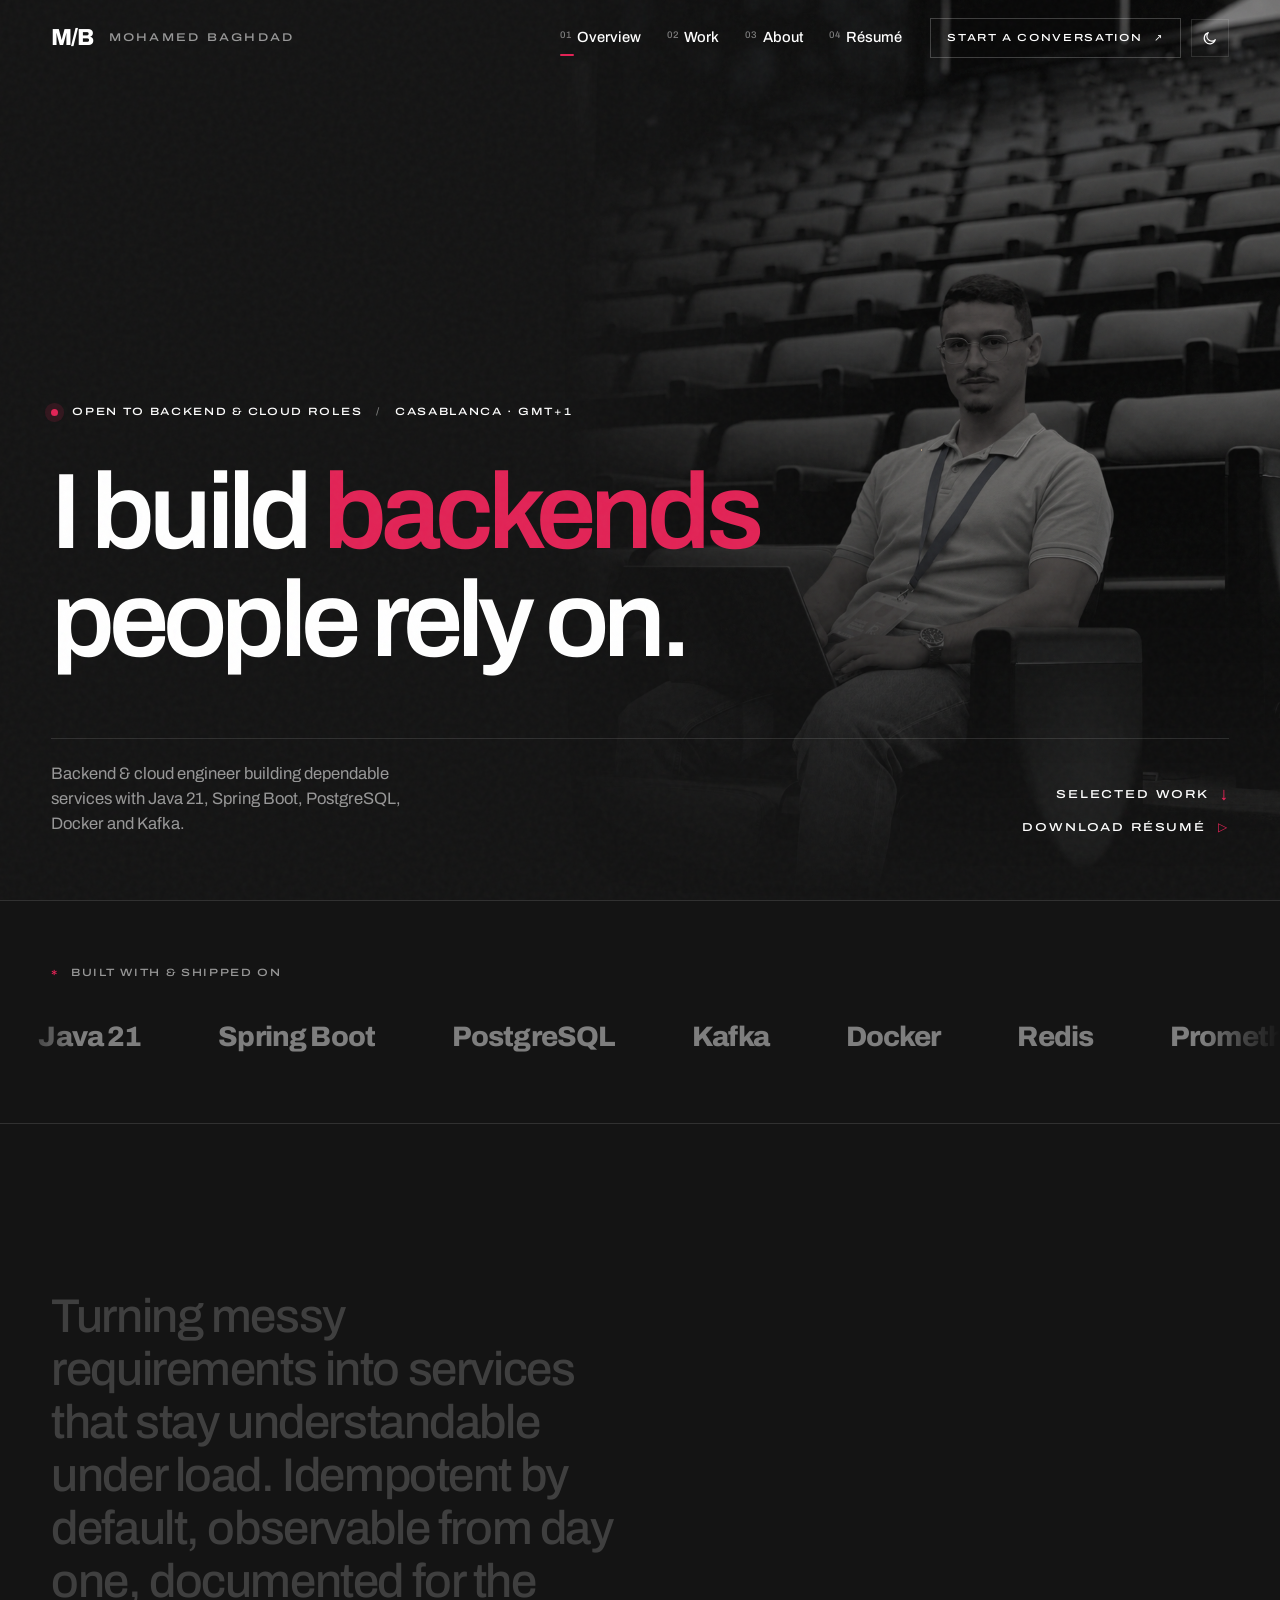
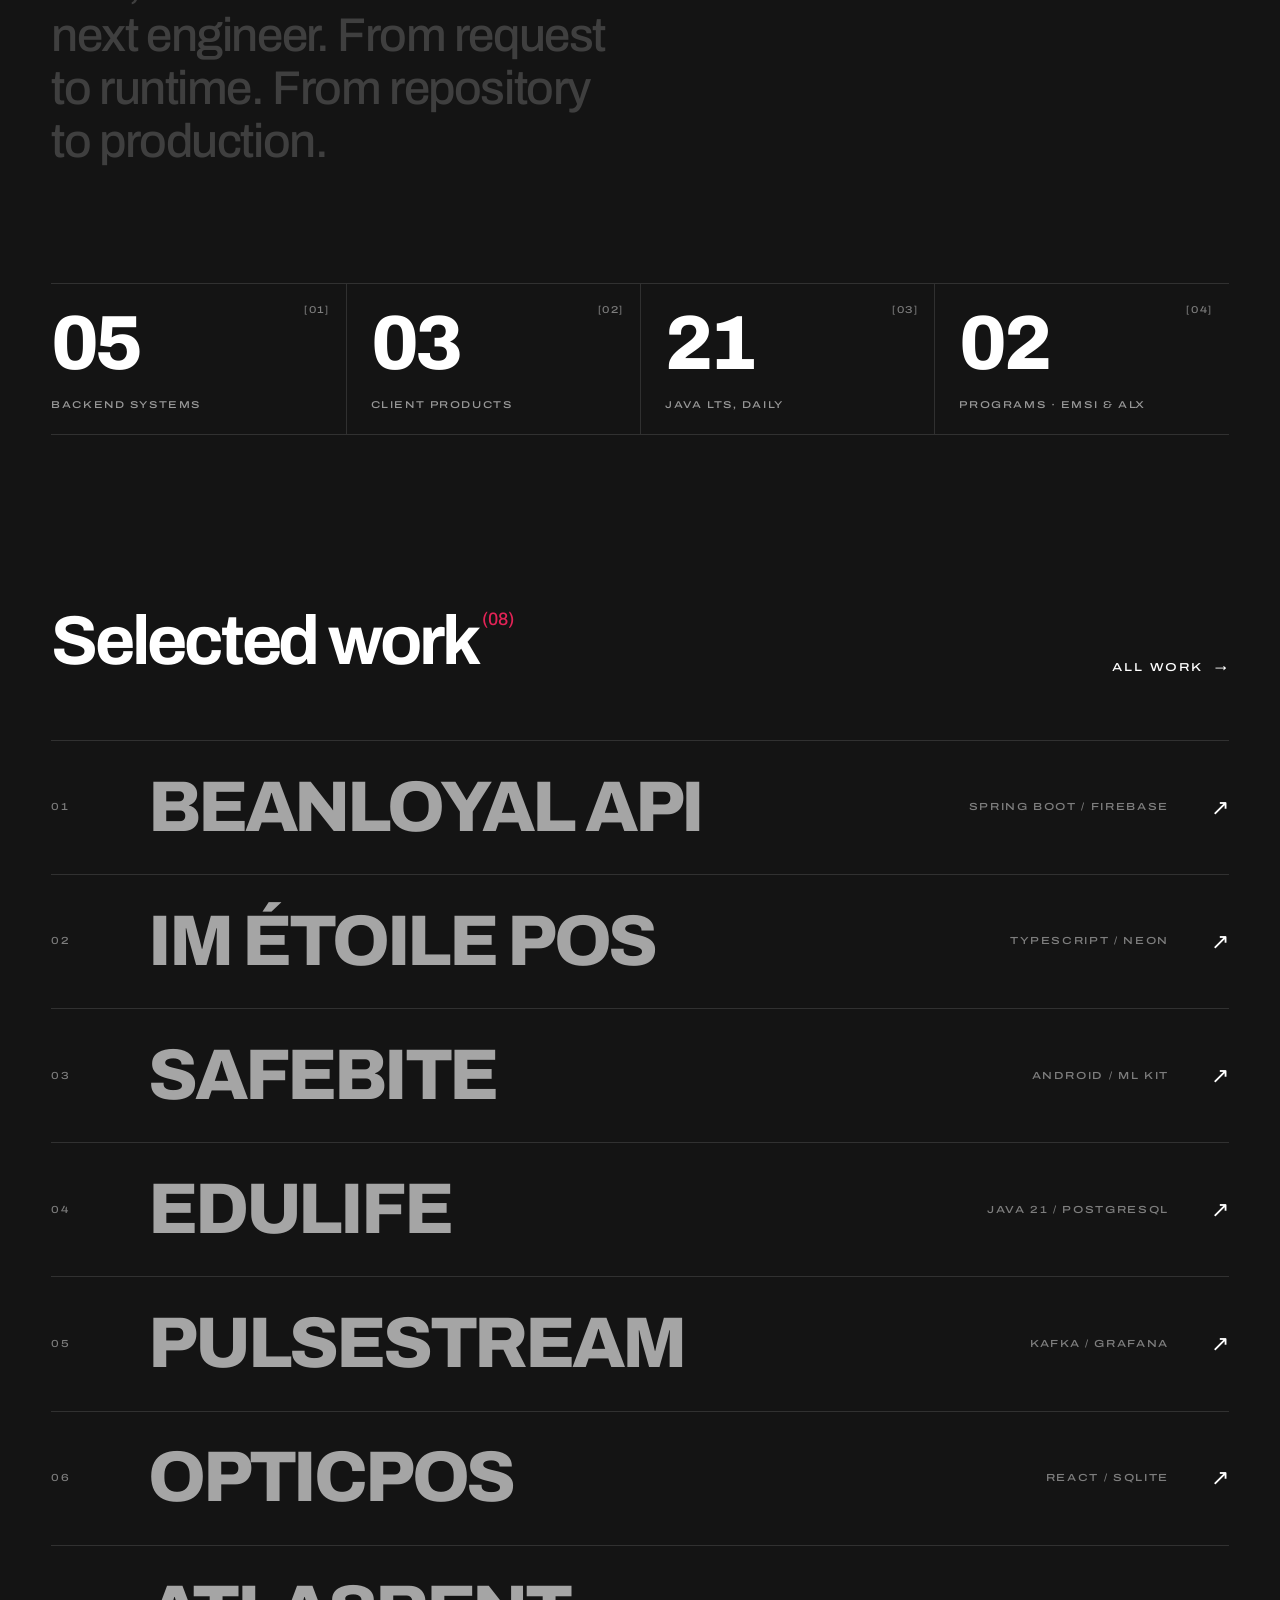
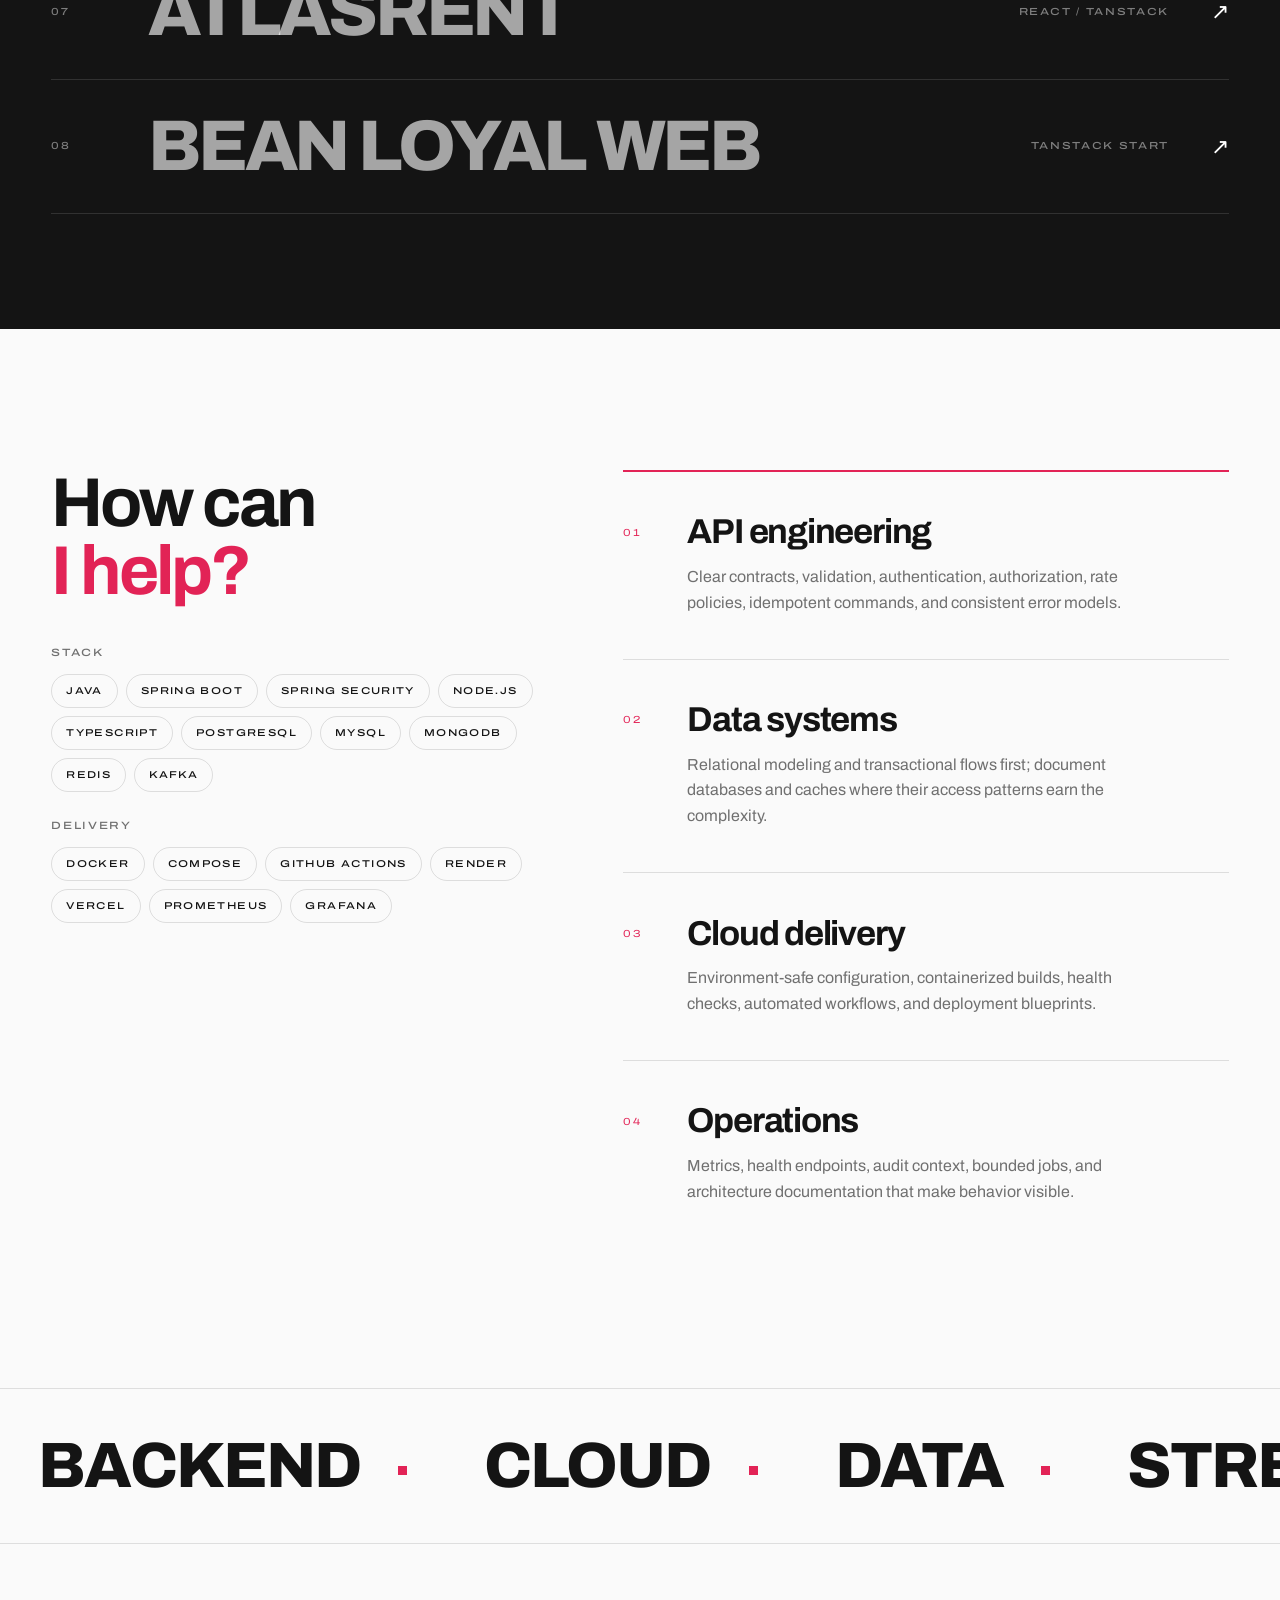
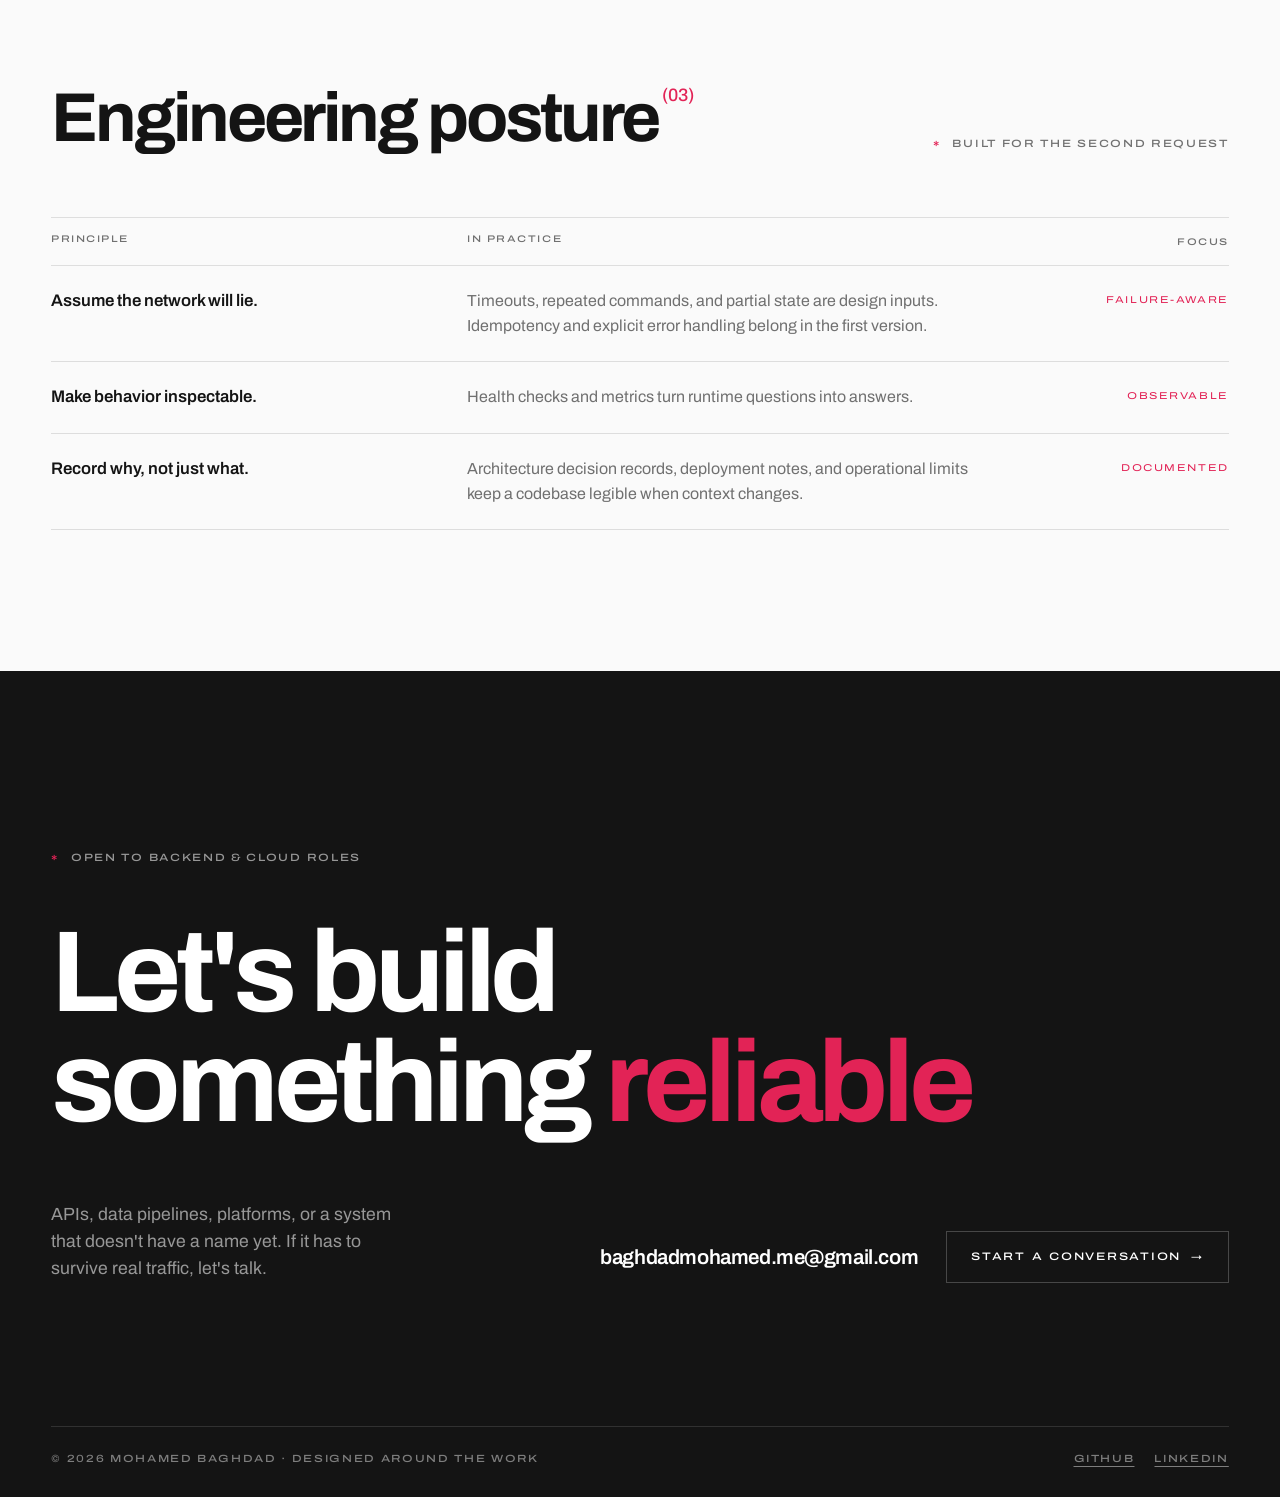
<file: index.html>
<!DOCTYPE html>
<html lang="en">
<head>
  <meta charset="utf-8">
  <meta name="viewport" content="width=device-width, initial-scale=1">
  <title>Mohamed Baghdad — Backend &amp; Cloud Engineer</title>
  <meta name="description" content="Mohamed Baghdad builds dependable backend systems, cloud-ready services, and operational tooling with Java, Spring Boot, PostgreSQL, Docker, and event-driven architecture.">
  <meta name="theme-color" content="#141414">
  <link rel="canonical" href="https://mohamedbaghdad.online/">
  <link rel="icon" href="assets/favicon.svg" type="image/svg+xml">
  <meta property="og:type" content="website">
  <meta property="og:title" content="Mohamed Baghdad — Backend &amp; Cloud Engineer">
  <meta property="og:description" content="Backend systems, cloud-ready services, and operational tooling built with care.">
  <meta property="og:url" content="https://mohamedbaghdad.online/">
  <meta property="og:image" content="https://mohamedbaghdad.online/assets/profile.jpg">
  <meta name="twitter:card" content="summary_large_image">
  <link rel="preconnect" href="https://fonts.googleapis.com">
  <link rel="preconnect" href="https://fonts.gstatic.com" crossorigin>
  <link rel="stylesheet" href="https://fonts.googleapis.com/css2?family=Plus+Jakarta+Sans:wght@300;400;500;600;700;800&amp;family=Archivo:wdth,wght@75..125,300..800&amp;family=IBM+Plex+Mono:ital,wght@0,400;0,500;1,400&amp;display=swap">
  <link rel="stylesheet" href="assets/styles.css">
  <script>
    // Applied before first paint so a dark-theme visitor never sees a light flash.
    try {
      var stored = localStorage.getItem('mb-theme');
      if (stored === 'dark' || stored === 'light') document.documentElement.dataset.theme = stored;
      var dark = stored !== 'light';
      document.querySelector('meta[name="theme-color"]').content = dark ? '#141414' : '#fafafa';
    } catch (error) { /* storage blocked: fall back to the system preference */ }
  </script>
  <script type="application/ld+json">
  {
    "@context": "https://schema.org",
    "@type": "Person",
    "name": "Mohamed Baghdad",
    "url": "https://mohamedbaghdad.online/",
    "image": "https://mohamedbaghdad.online/assets/profile.jpg",
    "jobTitle": "Backend & Cloud Engineer",
    "email": "mailto:baghdadmohamed.me@gmail.com",
    "address": { "@type": "PostalAddress", "addressLocality": "Casablanca", "addressCountry": "MA" },
    "alumniOf": [
      { "@type": "EducationalOrganization", "name": "EMSI" },
      { "@type": "EducationalOrganization", "name": "ALX" }
    ],
    "knowsAbout": ["Java", "Spring Boot", "PostgreSQL", "Docker", "Kafka", "Cloud architecture"],
    "sameAs": [
      "https://github.com/MohamedMBG",
      "https://www.linkedin.com/in/mohamed-baghdad-4b3035239/"
    ]
  }
  </script>
</head>
<body>
  <a class="skip-link" href="#main">Skip to content</a>
  <div class="scroll-progress" aria-hidden="true"></div>

  <header class="site-header">
    <div class="nav-shell">
      <nav class="nav-core" aria-label="Primary navigation">
        <a class="brand" href="index.html" aria-label="Mohamed Baghdad, home">
          <span class="brand-mark" aria-hidden="true">M/B</span>
          <span class="brand-name">Mohamed Baghdad</span>
        </a>
        <div class="nav-right">
          <ul class="nav-links">
            <li><a href="index.html" aria-current="page">Overview</a></li>
            <li><a href="projects-mohamed-baghdad.html">Work</a></li>
            <li><a href="about-mohamed-baghdad.html">About</a></li>
            <li><a href="assets/Mohamed_Baghdad_Resume.pdf" download>Résumé</a></li>
            <li><a class="nav-cta" href="contact-mohamed-baghdad.html">Start a conversation <span class="arrow-box" aria-hidden="true">↗</span></a></li>
          </ul>
          <div class="nav-tools">
            <button class="theme-toggle" type="button" aria-pressed="false" aria-label="Switch to dark theme">
              <svg class="icon-light" viewBox="0 0 24 24" fill="none" stroke="currentColor" stroke-width="1.7" stroke-linecap="round" aria-hidden="true"><circle cx="12" cy="12" r="4"/><path d="M12 2v2M12 20v2M4.9 4.9l1.4 1.4M17.7 17.7l1.4 1.4M2 12h2M20 12h2M4.9 19.1l1.4-1.4M17.7 6.3l1.4-1.4"/></svg>
              <svg class="icon-dark" viewBox="0 0 24 24" fill="none" stroke="currentColor" stroke-width="1.7" stroke-linecap="round" stroke-linejoin="round" aria-hidden="true"><path d="M20 14.5A8.5 8.5 0 1 1 9.5 4a6.8 6.8 0 0 0 10.5 10.5Z"/></svg>
            </button>
            <button class="menu-button" type="button" aria-expanded="false" aria-controls="mobile-menu" aria-label="Open navigation">
              <span></span><span></span>
            </button>
          </div>
        </div>
      </nav>
    </div>
  </header>

  <nav class="mobile-menu" id="mobile-menu" aria-label="Mobile navigation">
    <a href="index.html">Overview</a>
    <a href="projects-mohamed-baghdad.html">Work</a>
    <a href="about-mohamed-baghdad.html">About</a>
    <a href="assets/Mohamed_Baghdad_Resume.pdf" download>Résumé</a>
    <a href="contact-mohamed-baghdad.html">Contact</a>
  </nav>

  <main class="page-main" id="main">
    <section class="home-hero" aria-labelledby="hero-title">
      <img class="home-hero-bg" src="assets/hero-mohamed-auditorium.png" alt="" width="1080" height="1440" fetchpriority="high" decoding="async">
      <img class="home-hero-bg home-hero-color" src="assets/hero-mohamed-auditorium.png" alt="" width="1080" height="1440" decoding="async" aria-hidden="true">
      <div class="container home-hero-inner">
        <p class="label hero-status"><span class="live-dot" aria-hidden="true"></span> Open to backend &amp; cloud roles <span class="hero-status-sep" aria-hidden="true">/</span> Casablanca · GMT+1</p>
        <h1 id="hero-title" class="home-hero-title">
          <span class="hero-line"><span class="hero-line-inner">I build <span class="hero-rotator" data-words="backends|APIs|pipelines|platforms|services"><span class="hero-word">backends</span></span></span></span>
          <span class="hero-line"><span class="hero-line-inner">people rely on.</span></span>
        </h1>
        <div class="home-hero-foot">
          <p>Backend &amp; cloud engineer building dependable services with Java 21, Spring Boot, PostgreSQL, Docker and Kafka.</p>
          <div class="hero-actions-stack">
            <a class="label-link" href="#systems">Selected work <span class="label-glyph" aria-hidden="true">↓</span></a>
            <a class="label-link" href="assets/Mohamed_Baghdad_Resume.pdf" download>Download résumé <span class="label-glyph" aria-hidden="true">▷</span></a>
          </div>
        </div>
      </div>
    </section>

    <section class="stack-strip" aria-label="Technologies I work with">
      <div class="container"><p class="label"><span class="asterisk" aria-hidden="true">*</span> Built with &amp; shipped on</p></div>
      <div class="marquee">
        <ul class="marquee-track">
          <li>Java 21</li><li>Spring Boot</li><li>PostgreSQL</li><li>Kafka</li><li>Docker</li><li>Redis</li><li>Prometheus</li><li>Grafana</li><li>TypeScript</li><li>Firebase</li><li>Render</li><li>Vercel</li>
        </ul>
        <ul class="marquee-track" aria-hidden="true">
          <li>Java 21</li><li>Spring Boot</li><li>PostgreSQL</li><li>Kafka</li><li>Docker</li><li>Redis</li><li>Prometheus</li><li>Grafana</li><li>TypeScript</li><li>Firebase</li><li>Render</li><li>Vercel</li>
        </ul>
      </div>
    </section>

    <section class="statement container" aria-label="Approach">
      <p class="statement-text" data-scrub>Turning messy requirements into services that stay understandable under load. Idempotent by default, observable from day one, documented for the next engineer. From request to runtime. From repository to production.</p>
      <dl class="stats">
        <div class="stat reveal"><dt>Backend systems</dt><dd>05</dd><span class="stat-index" aria-hidden="true">[01]</span></div>
        <div class="stat reveal"><dt>Client products</dt><dd>03</dd><span class="stat-index" aria-hidden="true">[02]</span></div>
        <div class="stat reveal"><dt>Java LTS, daily</dt><dd>21</dd><span class="stat-index" aria-hidden="true">[03]</span></div>
        <div class="stat reveal"><dt>Programs · EMSI &amp; ALX</dt><dd>02</dd><span class="stat-index" aria-hidden="true">[04]</span></div>
      </dl>
    </section>

    <section class="work-index" id="systems" aria-labelledby="work-title">
      <div class="container">
        <header class="work-head reveal">
          <h2 id="work-title">Selected work<sup>(08)</sup></h2>
          <a class="label-link" href="projects-mohamed-baghdad.html">All work <span aria-hidden="true">→</span></a>
        </header>
        <ol class="work-list">
          <li><a class="work-row" href="projects-mohamed-baghdad.html#beanloyal"><span class="work-num">01</span><span class="work-name">BeanLoyal API</span><span class="work-tags">Spring Boot / Firebase</span><span class="work-arrow" aria-hidden="true">↗</span></a></li>
          <li><a class="work-row" href="projects-mohamed-baghdad.html#retail-pos"><span class="work-num">02</span><span class="work-name">Im Étoile POS</span><span class="work-tags">TypeScript / Neon</span><span class="work-arrow" aria-hidden="true">↗</span></a></li>
          <li><a class="work-row" href="projects-mohamed-baghdad.html#safebite"><span class="work-num">03</span><span class="work-name">SafeBite</span><span class="work-tags">Android / ML Kit</span><span class="work-arrow" aria-hidden="true">↗</span></a></li>
          <li><a class="work-row" href="projects-mohamed-baghdad.html#edulife"><span class="work-num">04</span><span class="work-name">EduLife</span><span class="work-tags">Java 21 / PostgreSQL</span><span class="work-arrow" aria-hidden="true">↗</span></a></li>
          <li><a class="work-row" href="projects-mohamed-baghdad.html#pulsestream"><span class="work-num">05</span><span class="work-name">PulseStream</span><span class="work-tags">Kafka / Grafana</span><span class="work-arrow" aria-hidden="true">↗</span></a></li>
          <li><a class="work-row" href="projects-mohamed-baghdad.html#optometrix"><span class="work-num">06</span><span class="work-name">OpticPOS</span><span class="work-tags">React / SQLite</span><span class="work-arrow" aria-hidden="true">↗</span></a></li>
          <li><a class="work-row" href="projects-mohamed-baghdad.html#atlasrent"><span class="work-num">07</span><span class="work-name">AtlasRent</span><span class="work-tags">React / TanStack</span><span class="work-arrow" aria-hidden="true">↗</span></a></li>
          <li><a class="work-row" href="projects-mohamed-baghdad.html#beanloyal-web"><span class="work-num">08</span><span class="work-name">Bean Loyal Web</span><span class="work-tags">TanStack Start</span><span class="work-arrow" aria-hidden="true">↗</span></a></li>
        </ol>
      </div>
    </section>

    <div class="paper">
      <section class="help container" id="capabilities" aria-labelledby="help-title">
        <div class="help-aside">
          <h2 id="help-title" class="reveal">How can<br><span class="accent">I help?</span></h2>
          <p class="label">Stack</p>
          <ul class="pills"><li>Java</li><li>Spring Boot</li><li>Spring Security</li><li>Node.js</li><li>TypeScript</li><li>PostgreSQL</li><li>MySQL</li><li>MongoDB</li><li>Redis</li><li>Kafka</li></ul>
          <p class="label">Delivery</p>
          <ul class="pills"><li>Docker</li><li>Compose</li><li>GitHub Actions</li><li>Render</li><li>Vercel</li><li>Prometheus</li><li>Grafana</li></ul>
        </div>
        <ol class="services">
          <li class="reveal"><span class="service-num">01</span><div><h3>API engineering</h3><p>Clear contracts, validation, authentication, authorization, rate policies, idempotent commands, and consistent error models.</p></div></li>
          <li class="reveal"><span class="service-num">02</span><div><h3>Data systems</h3><p>Relational modeling and transactional flows first; document databases and caches where their access patterns earn the complexity.</p></div></li>
          <li class="reveal"><span class="service-num">03</span><div><h3>Cloud delivery</h3><p>Environment-safe configuration, containerized builds, health checks, automated workflows, and deployment blueprints.</p></div></li>
          <li class="reveal"><span class="service-num">04</span><div><h3>Operations</h3><p>Metrics, health endpoints, audit context, bounded jobs, and architecture documentation that make behavior visible.</p></div></li>
        </ol>
      </section>

      <div class="marquee marquee-big" aria-hidden="true">
        <ul class="marquee-track"><li>Backend</li><li>Cloud</li><li>Data</li><li>Streaming</li><li>Observability</li></ul>
        <ul class="marquee-track"><li>Backend</li><li>Cloud</li><li>Data</li><li>Streaming</li><li>Observability</li></ul>
      </div>

      <section class="posture container" id="principles" aria-labelledby="posture-title">
        <header class="work-head reveal">
          <h2 id="posture-title">Engineering posture<sup>(03)</sup></h2>
          <p class="label"><span class="asterisk" aria-hidden="true">*</span> Built for the second request</p>
        </header>
        <div class="posture-table" role="table" aria-label="Engineering principles">
          <div class="posture-row posture-headrow" role="row"><span role="columnheader">Principle</span><span role="columnheader">In practice</span><span role="columnheader">Focus</span></div>
          <div class="posture-row reveal" role="row"><strong role="cell">Assume the network will lie.</strong><span role="cell">Timeouts, repeated commands, and partial state are design inputs. Idempotency and explicit error handling belong in the first version.</span><span role="cell">Failure-aware</span></div>
          <div class="posture-row reveal" role="row"><strong role="cell">Make behavior inspectable.</strong><span role="cell">Health checks and metrics turn runtime questions into answers.</span><span role="cell">Observable</span></div>
          <div class="posture-row reveal" role="row"><strong role="cell">Record why, not just what.</strong><span role="cell">Architecture decision records, deployment notes, and operational limits keep a codebase legible when context changes.</span><span role="cell">Documented</span></div>
        </div>
      </section>
    </div>

    <section class="closer" aria-labelledby="closer-title">
      <div class="container">
        <p class="label reveal"><span class="asterisk" aria-hidden="true">*</span> Open to backend &amp; cloud roles</p>
        <h2 id="closer-title" class="reveal">Let's build<br>something <span class="accent">reliable</span></h2>
        <div class="closer-foot reveal">
          <p>APIs, data pipelines, platforms, or a system that doesn't have a name yet. If it has to survive real traffic, let's talk.</p>
          <div class="closer-actions">
            <button class="closer-email" type="button" data-copy="baghdadmohamed.me@gmail.com" data-copy-status="#home-copy-status" aria-label="Copy email address"><span data-copy-label>baghdadmohamed.me@gmail.com</span></button>
            <a class="button-ghost" href="contact-mohamed-baghdad.html">Start a conversation <span aria-hidden="true">→</span></a>
          </div>
        </div>
        <span class="status-live" id="home-copy-status" role="status" aria-live="polite"></span>
      </div>
    </section>
  </main>

  <footer class="site-footer">
    <div class="container footer-inner">
      <span>© <span data-year></span> Mohamed Baghdad · designed around the work</span>
      <div class="footer-links"><a href="https://github.com/MohamedMBG" target="_blank" rel="noreferrer">GitHub</a><a href="https://www.linkedin.com/in/mohamed-baghdad-4b3035239/" target="_blank" rel="noreferrer">LinkedIn</a></div>
    </div>
  </footer>
  <script src="assets/site.js" defer></script>
</body>
</html>
</file>
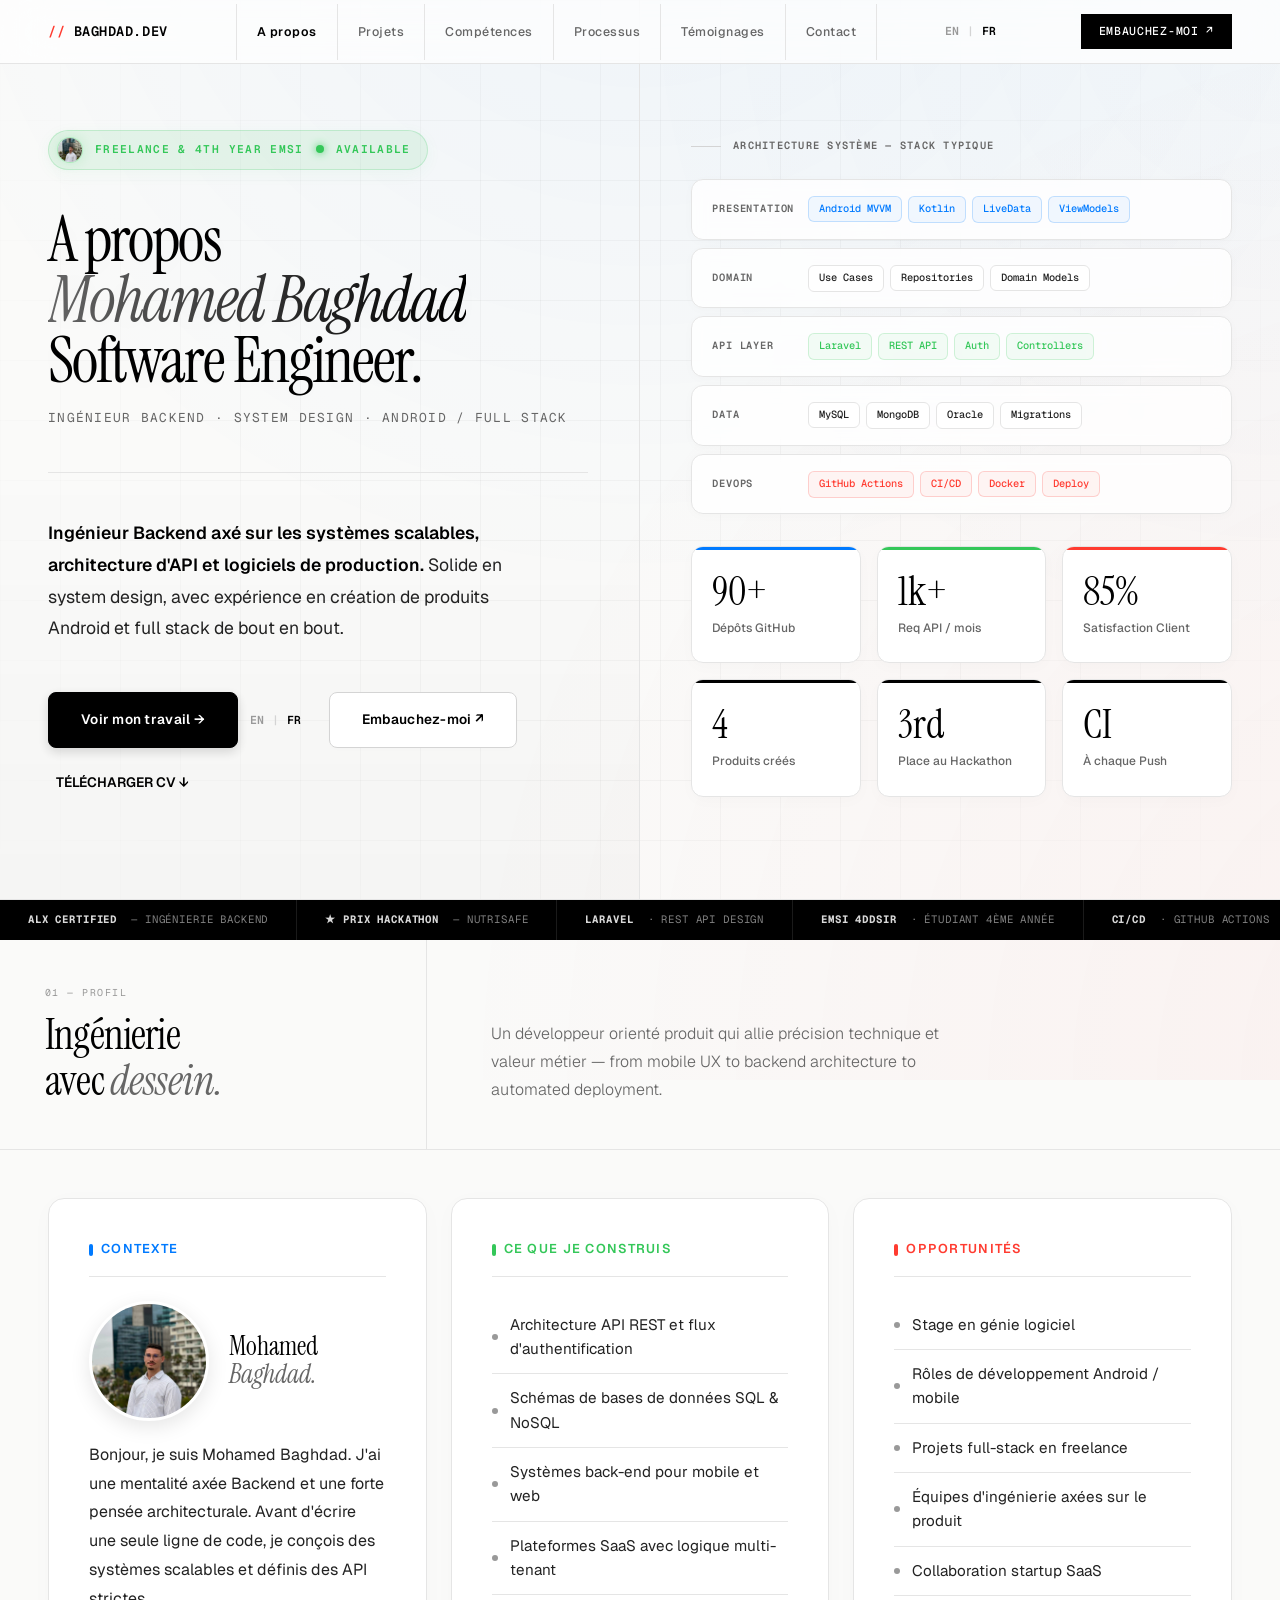
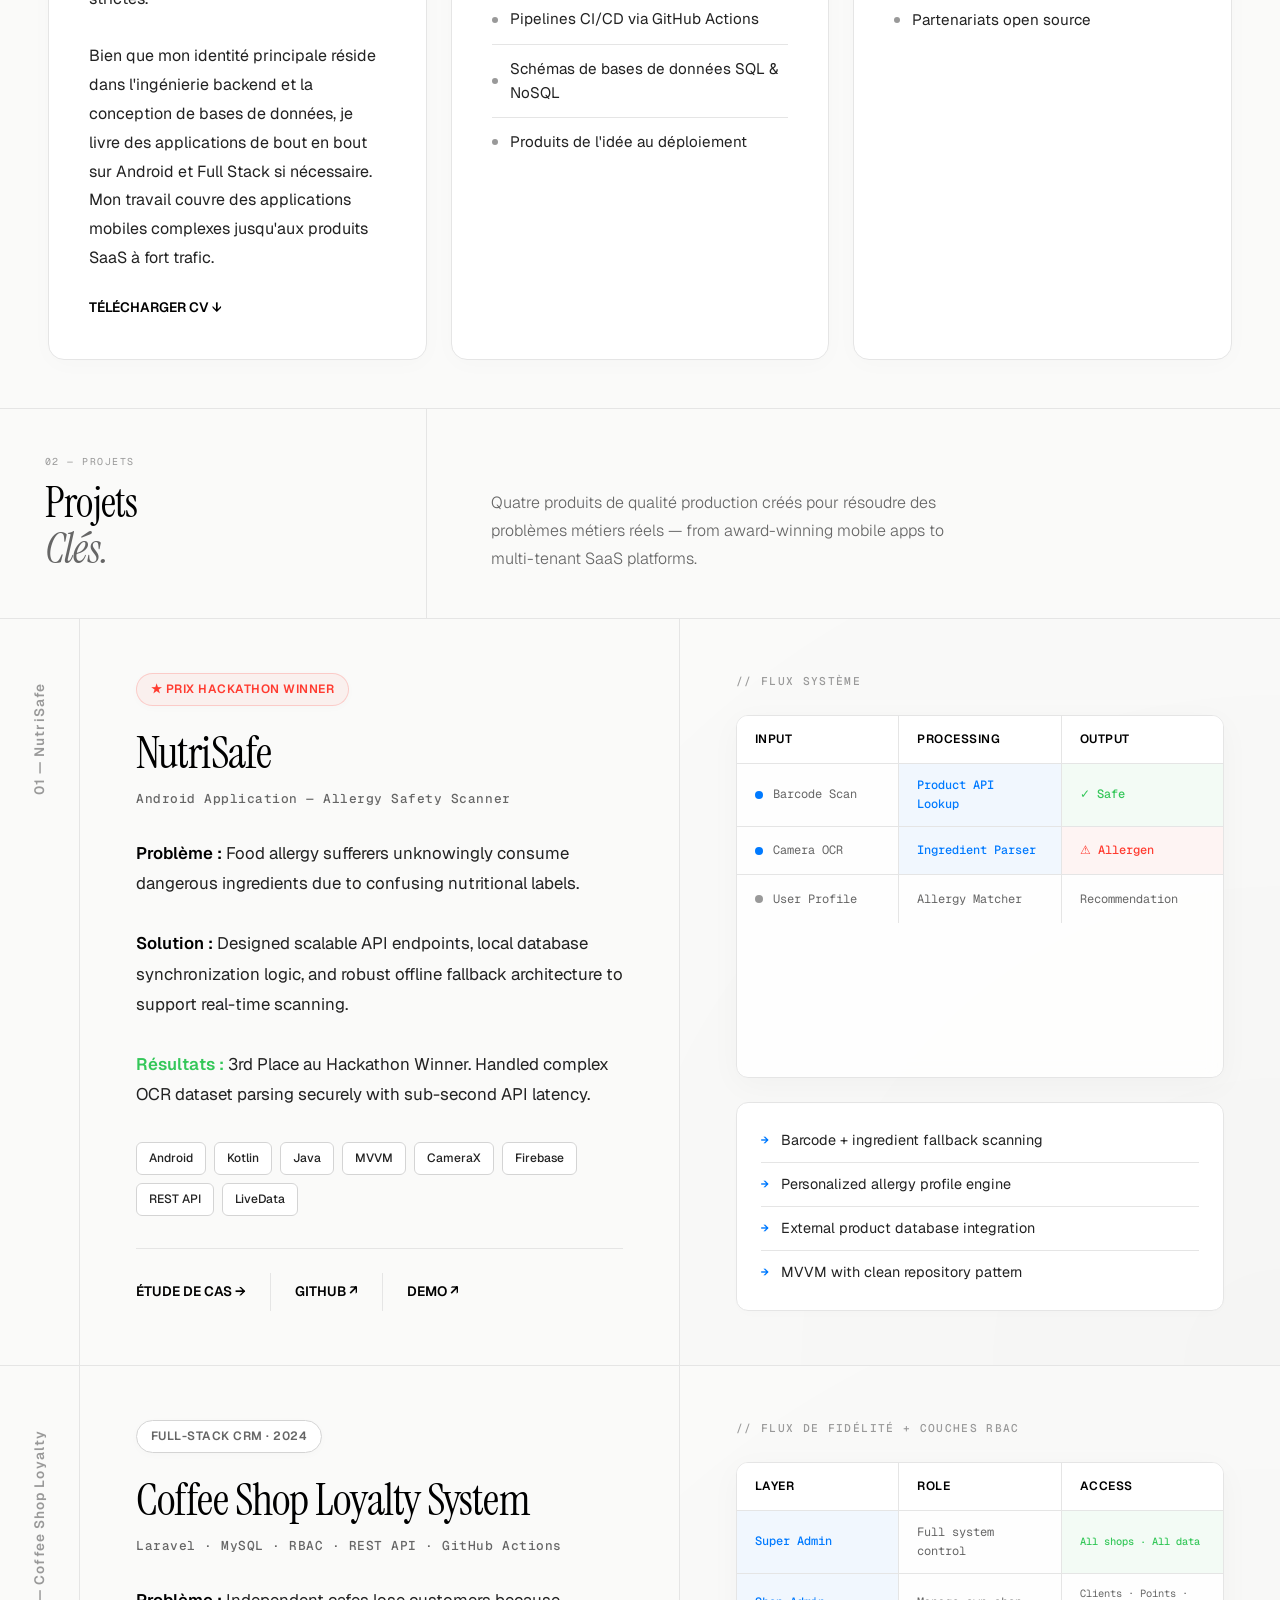
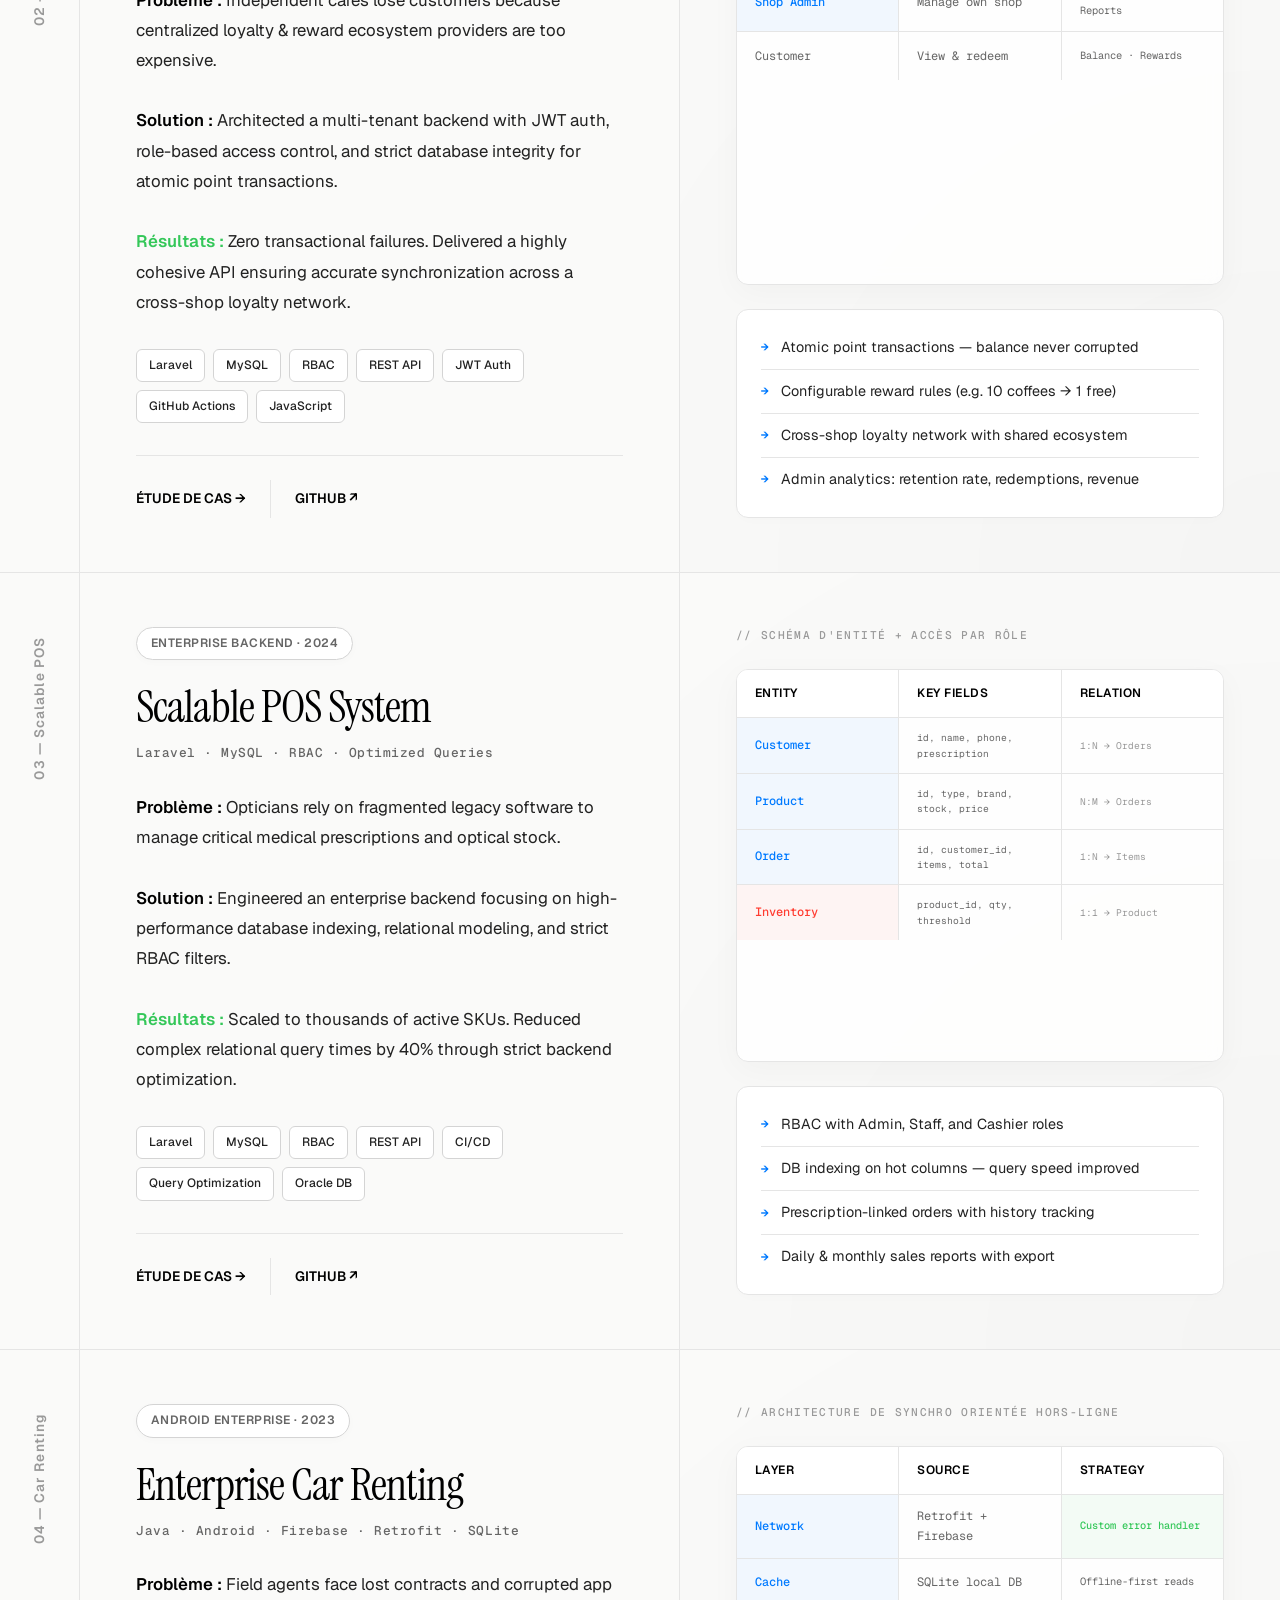
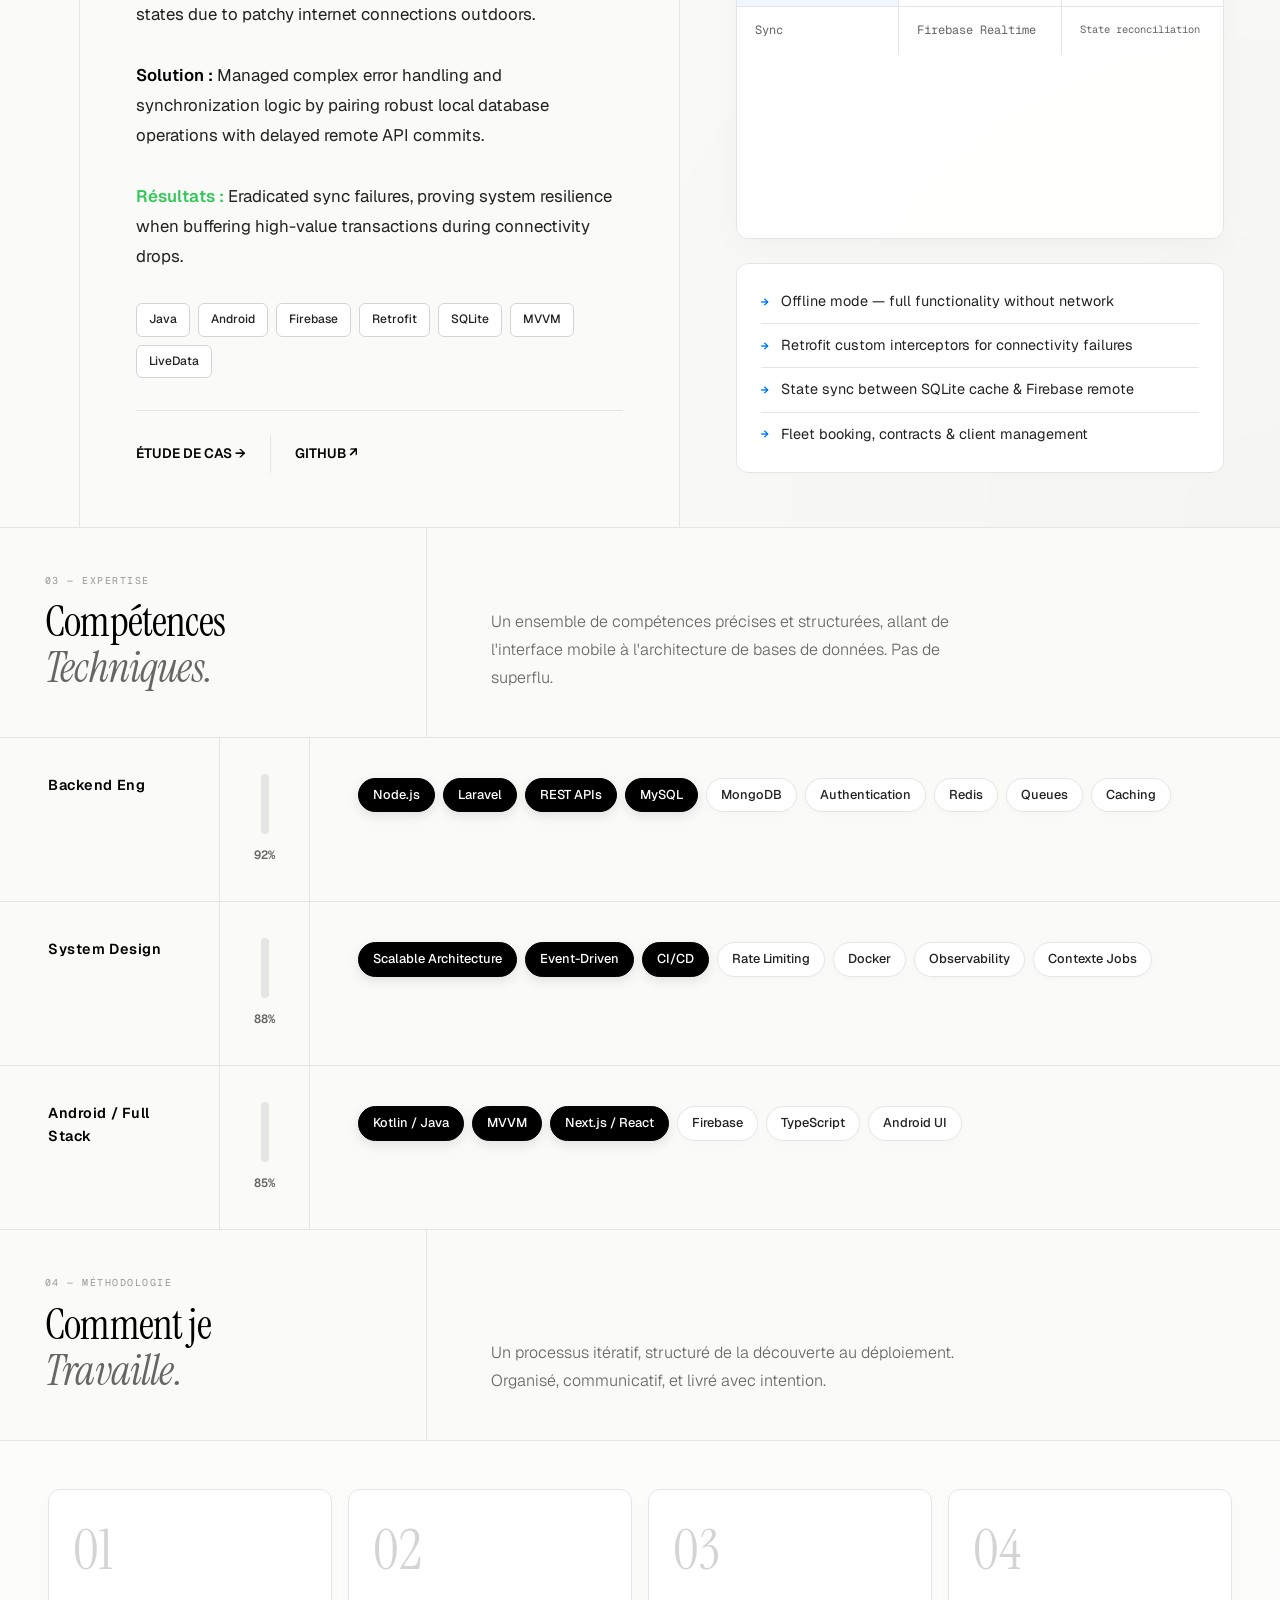
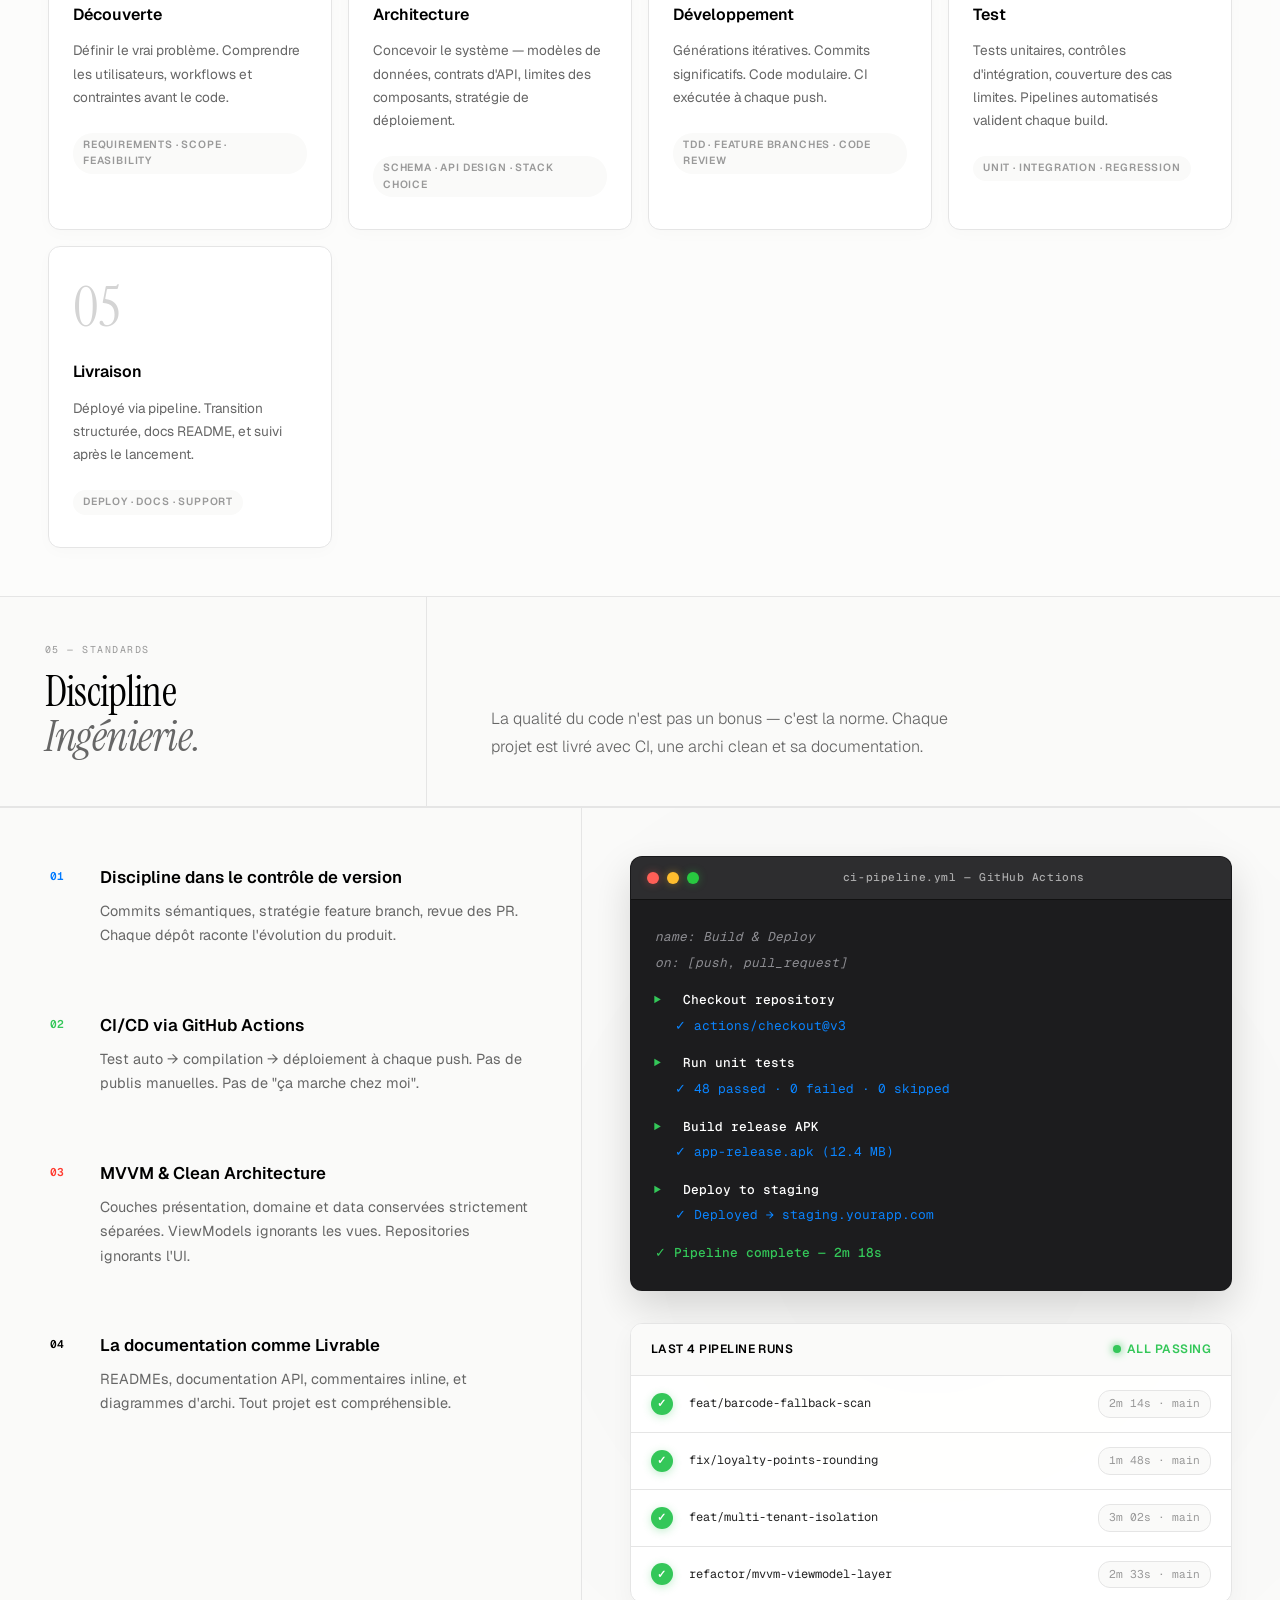
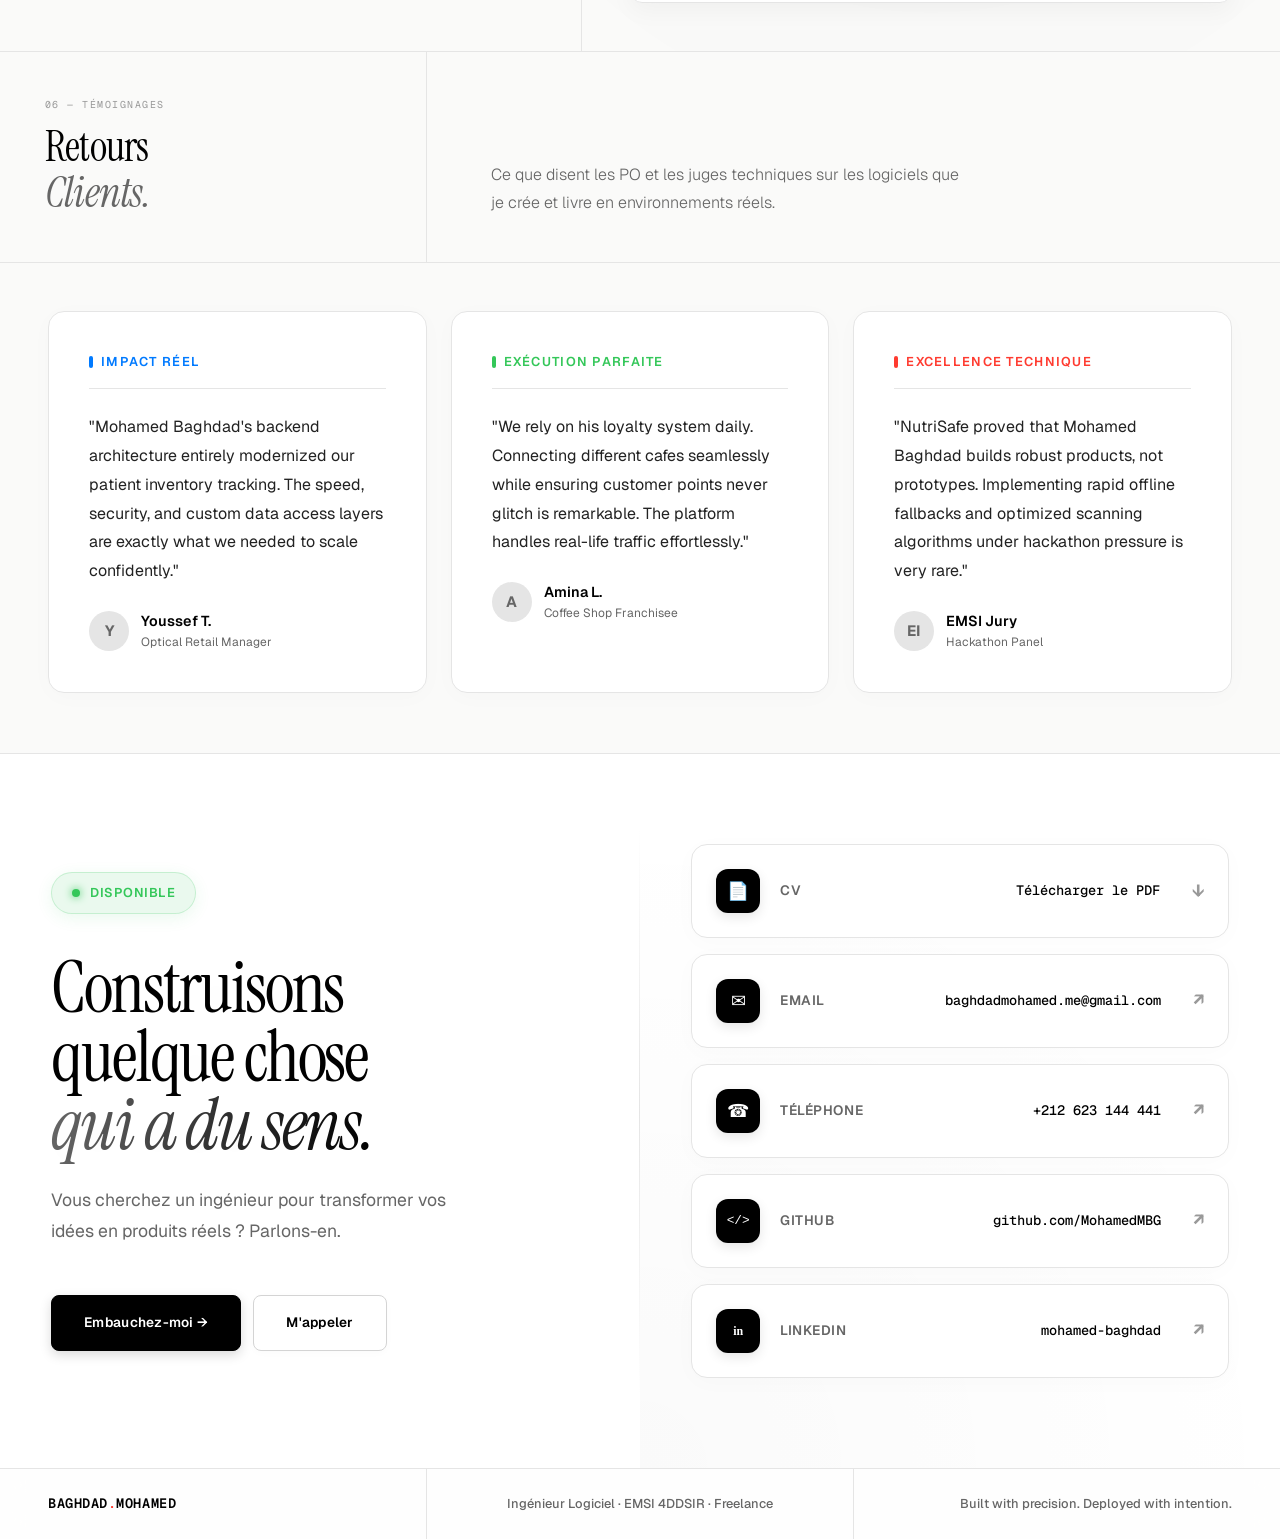
<file: about-mohamed-baghdad-fr.html>
<!DOCTYPE html>
<html lang="fr">
<head>
<meta charset="UTF-8">
<meta name="viewport" content="width=device-width, initial-scale=1.0">
<title>About Mohamed Baghdad | Full Stack Developer Morocco</title>
<meta name="description" content="Portfolio of Mohamed Baghdad (often searched as Baghdad Mohamed), an ALX Certified Backend Engineer specializing in scalable SaaS, POS systems, and Android MVVM mobile products. Available for freelance.">
<meta name="keywords" content="Mohamed Baghdad, Baghdad Mohamed, Software Engineer, Backend Developer, Android Developer, Laravel, Freelance, SaaS, POS, EMSI">
<meta name="author" content="Mohamed Baghdad, Baghdad Mohamed">
<meta name="robots" content="index, follow">
<meta property="og:type" content="website">
<meta property="og:title" content="Baghdad Mohamed (Mohamed Baghdad) | Software Engineer">
<meta property="og:description" content="I build scalable SaaS & POS systems that handle real-world traffic. ALX Certified Backend Engineer.">
<meta name="twitter:card" content="summary_large_image">
<meta name="twitter:title" content="Mohamed Baghdad | Software Engineer">
<meta name="twitter:description" content="I build scalable SaaS & POS systems that handle real-world traffic.">
<link rel="preconnect" href="https://fonts.googleapis.com">
<link rel="preconnect" href="https://fonts.gstatic.com" crossorigin>
<link href="https://fonts.googleapis.com/css2?family=Instrument+Serif:ital@0;1&family=Geist:wght@300;400;500;600;700&family=Geist+Mono:wght@400;500&display=swap" rel="stylesheet">
<style>
*, *::before, *::after { box-sizing: border-box; margin: 0; padding: 0; }
:root {
  --white: #ffffff;
  --off: #fafaf9;
  --paper: #f5f4f1;
  --rule: #e5e5e5;
  --rule2: #d4d4d4;
  --ink: #000000;
  --ink2: #222222;
  --ink3: #666666;
  --ink4: #999999;
  --accent-red: #ff3b30;
  --accent-blue: #007aff;
  --accent-green: #34c759;
  --serif: 'Instrument Serif', Georgia, serif;
  --sans: 'Geist', sans-serif;
  --mono: 'Geist Mono', monospace;
  --glass-bg: rgba(255, 255, 255, 0.7);
  --glass-border: rgba(255, 255, 255, 0.4);
}
html { scroll-behavior: smooth; }
body {
  background: var(--off);
  color: var(--ink);
  font-family: var(--sans);
  font-size: 15px;
  line-height: 1.6;
  overflow-x: hidden;
  -webkit-font-smoothing: antialiased;
}

/* Ambient glow effect */
body::after {
  content: '';
  position: fixed;
  top: -20vh;
  left: -20vw;
  width: 140vw;
  height: 140vh;
  background: radial-gradient(circle at 50% 0%, rgba(0,122,255,0.05) 0%, transparent 50%),
              radial-gradient(circle at 100% 100%, rgba(255,59,48,0.05) 0%, transparent 50%);
  z-index: -2;
  pointer-events: none;
}

body::before {
  content: '';
  position: fixed;
  inset: 0;
  background-image: 
    linear-gradient(rgba(0,0,0,0.03) 1px, transparent 1px), 
    linear-gradient(90deg, rgba(0,0,0,0.03) 1px, transparent 1px);
  background-size: 60px 60px;
  -webkit-mask-image: radial-gradient(circle at center, black 40%, transparent 100%);
  mask-image: radial-gradient(circle at center, black 40%, transparent 100%);
  pointer-events: none;
  z-index: -1;
}

/* NAV */
nav {
  position: fixed;
  top: 0; left: 0; right: 0;
  z-index: 200;
  height: clamp(50px, 8vh, 64px);
  display: flex;
  align-items: center;
  justify-content: space-between;
  padding: 0 clamp(20px, 5vw, 48px);
  background: var(--glass-bg);
  backdrop-filter: blur(24px);
  -webkit-backdrop-filter: blur(24px);
  border-bottom: 1px solid var(--rule);
}
.nav-logo { font-family: var(--mono); font-size: 0.85rem; font-weight: 600; letter-spacing: 0.04em; color: var(--ink); text-transform: uppercase; }
.nav-logo em { font-style: normal; color: var(--accent-red); }
.nav-links { display: flex; align-items: center; gap: 0; list-style: none; }
.nav-links li { border-left: 1px solid var(--rule); }
.nav-links li:last-child { border-right: 1px solid var(--rule); }
.nav-links a { display: block; padding: 0 20px; height: 56px; line-height: 56px; color: var(--ink3); text-decoration: none; font-size: 0.78rem; font-weight: 500; letter-spacing: 0.04em; transition: color 0.15s, background 0.15s; }
.nav-links a:hover { color: var(--ink); background: var(--off); }
.nav-cta { font-family: var(--mono); font-size: 0.72rem; font-weight: 500; padding: 8px 18px; background: var(--ink); color: var(--white); text-decoration: none; letter-spacing: 0.06em; text-transform: uppercase; transition: background 0.15s; }
.nav-cta:hover { background: var(--ink2); }

.menu-toggle { display: none; cursor: pointer; padding: 10px; }
.menu-toggle span { display: block; width: 24px; height: 2px; background: var(--ink); margin: 4px 0; }

/* HERO */
#hero { min-height: 100vh; display: grid; grid-template-columns: 1fr 1fr; border-bottom: 1px solid var(--rule); position: relative; z-index: 1; }
.hero-left { padding: clamp(80px, 12vh, 140px) clamp(24px, 4vw, 64px) clamp(40px, 8vh, 80px) clamp(24px, 4vw, 48px); display: flex; flex-direction: column; justify-content: center; border-right: 1px solid var(--rule); position: relative; }
.hero-left::after { content: ''; position: absolute; bottom: 0; right: 0; width: 100%; height: 50%; background: linear-gradient(to top, rgba(0,0,0,0.02), transparent); pointer-events: none; z-index: -1; }
.hero-eyebrow { display: flex; align-items: center; gap: 12px; margin-bottom: 40px; padding: 6px 16px 6px 8px; background: rgba(52, 199, 89, 0.1); border-radius: 30px; width: fit-content; border: 1px solid rgba(52, 199, 89, 0.2); box-shadow: 0 4px 16px rgba(52,199,89,0.05); }
.hero-avatar { width: 26px; height: 26px; border-radius: 50%; overflow: hidden; border: 1px solid rgba(52, 199, 89, 0.4); flex-shrink: 0; box-shadow: 0 0 12px rgba(52,199,89,0.2); background: var(--white); }
.hero-avatar img { width: 100%; height: 100%; object-fit: cover; display: block; }
.eyebrow-dot { width: 8px; height: 8px; background: var(--accent-green); border-radius: 50%; flex-shrink: 0; animation: blink 2s ease-in-out infinite; box-shadow: 0 0 8px var(--accent-green); }
@keyframes blink { 0%,100%{opacity:1; transform: scale(1);} 50%{opacity:0.4; transform: scale(0.95);} }
.eyebrow-text { font-family: var(--mono); font-size: 0.7rem; letter-spacing: 0.12em; text-transform: uppercase; color: var(--accent-green); font-weight: 600; display: flex; align-items: center; gap: 10px; }
.hero-name { font-family: var(--serif); font-size: clamp(3rem, 8vw, 5.5rem); font-weight: 400; line-height: 0.95; letter-spacing: -0.03em; margin-bottom: 16px; color: var(--ink); text-shadow: 0 4px 24px rgba(0,0,0,0.03); }
.hero-name em { font-style: italic; color: transparent; background: linear-gradient(90deg, var(--ink3), var(--ink)); -webkit-background-clip: text; background-clip: text; }
.hero-role { font-family: var(--mono); font-size: 0.8rem; letter-spacing: 0.1em; text-transform: uppercase; color: var(--ink3); margin-bottom: 44px; padding-bottom: 44px; border-bottom: 1px solid var(--rule); }
.hero-desc { font-size: clamp(1rem, 1vw + 0.8rem, 1.1rem); color: var(--ink2); line-height: 1.8; font-weight: 400; max-width: 460px; margin-bottom: 48px; }
.hero-desc strong { font-weight: 600; color: var(--ink); }
.hero-actions { display: flex; gap: 12px; }
.btn-ink { padding: 16px 32px; background: var(--ink); color: var(--white); font-family: var(--sans); font-size: 0.85rem; font-weight: 600; letter-spacing: 0.02em; text-decoration: none; border: 1px solid var(--ink); border-radius: 8px; transition: all 0.2s cubic-bezier(0.16, 1, 0.3, 1); box-shadow: 0 4px 12px rgba(0,0,0,0.15); }
.btn-ink:hover { background: var(--white); color: var(--ink); transform: translateY(-2px); box-shadow: 0 8px 24px rgba(0,0,0,0.1); }
.btn-ghost { padding: 16px 32px; background: var(--white); color: var(--ink); font-family: var(--sans); font-size: 0.85rem; font-weight: 600; letter-spacing: 0.02em; text-decoration: none; border: 1px solid var(--rule2); border-radius: 8px; transition: all 0.2s cubic-bezier(0.16, 1, 0.3, 1); box-shadow: 0 2px 8px rgba(0,0,0,0.02); }
.btn-ghost:hover { border-color: var(--ink); transform: translateY(-2px); box-shadow: 0 6px 16px rgba(0,0,0,0.05); }

.hero-right { padding: clamp(80px, 12vh, 140px) clamp(24px, 4vw, 48px) clamp(40px, 8vh, 80px) clamp(24px, 4vw, 64px); display: flex; flex-direction: column; justify-content: center; background: radial-gradient(circle at top right, rgba(0,122,255,0.03), transparent 60%); }
.arch-title { font-family: var(--mono); font-size: 0.65rem; letter-spacing: 0.12em; text-transform: uppercase; color: var(--ink3); margin-bottom: 24px; display: flex; align-items: center; gap: 12px; font-weight: 600; }
.arch-title::before { content: ''; width: 30px; height: 1px; background: var(--rule2); }
.arch-layers { display: flex; flex-direction: column; gap: 8px; }
.arch-layer { padding: 16px 20px; border: 1px solid var(--rule); border-radius: 12px; display: flex; align-items: center; gap: 16px; background: rgba(255,255,255,0.8); backdrop-filter: blur(8px); box-shadow: 0 2px 12px rgba(0,0,0,0.02); transition: transform 0.2s, box-shadow 0.2s; }
.arch-layer:hover { transform: translateX(8px); box-shadow: 0 6px 20px rgba(0,0,0,0.04); border-color: var(--rule2); }
.al-label { font-family: var(--mono); font-size: 0.65rem; font-weight: 600; letter-spacing: 0.08em; text-transform: uppercase; color: var(--ink3); width: 80px; flex-shrink: 0; }
.al-content { display: flex; gap: 6px; flex-wrap: wrap; flex: 1; }
.al-chip { padding: 4px 10px; font-family: var(--mono); font-size: 0.65rem; border-radius: 6px; border: 1px solid var(--rule); color: var(--ink2); background: var(--white); font-weight: 500; }
.al-chip.blue { border-color: rgba(0,122,255,0.2); color: var(--accent-blue); background: rgba(0,122,255,0.05); }
.al-chip.green { border-color: rgba(52,199,89,0.2); color: var(--accent-green); background: rgba(52,199,89,0.05); }
.al-chip.red { border-color: rgba(255,59,48,0.2); color: var(--accent-red); background: rgba(255,59,48,0.05); }
.hero-metrics { display: grid; grid-template-columns: repeat(3,1fr); gap: 16px; margin-top: 32px; }
.hm-item { padding: 24px 20px; background: var(--white); border-radius: 12px; border: 1px solid var(--rule); box-shadow: 0 4px 16px rgba(0,0,0,0.02); position: relative; overflow: hidden; }
.hm-item::before { content: ''; position: absolute; top: 0; left: 0; width: 100%; height: 3px; background: var(--ink); }
.hm-item:nth-child(1)::before { background: var(--accent-blue); }
.hm-item:nth-child(2)::before { background: var(--accent-green); }
.hm-item:nth-child(3)::before { background: var(--accent-red); }
.hm-num { font-family: var(--serif); font-size: 2.5rem; font-weight: 400; line-height: 1; margin-bottom: 8px; color: var(--ink); }
.hm-label { font-family: var(--sans); font-size: 0.75rem; font-weight: 500; color: var(--ink3); }

/* TICKER */
.ticker { background: var(--ink); overflow: hidden; height: 40px; display: flex; align-items: center; position: relative; z-index: 1; }
.ticker-inner { display: flex; white-space: nowrap; animation: ticker 35s linear infinite; }
@keyframes ticker { 0%{transform:translateX(0)} 100%{transform:translateX(-50%)} }
.ticker-item { display: inline-flex; align-items: center; gap: 14px; padding: 0 28px; font-family: var(--mono); font-size: 0.67rem; letter-spacing: 0.08em; text-transform: uppercase; color: rgba(255,255,255,0.5); border-right: 1px solid rgba(255,255,255,0.1); height: 40px; }
.ticker-item strong { color: rgba(255,255,255,0.85); }

/* SECTION COMMONS */
.section-wrap { position: relative; z-index: 1; border-bottom: 1px solid var(--rule); }
.section-header { display: grid; grid-template-columns: 1fr 2fr; gap: 0; border-bottom: 1px solid var(--rule); }
.sh-left { padding: clamp(32px, 5vh, 48px); border-right: 1px solid var(--rule); display: flex; flex-direction: column; justify-content: flex-end; }
.sh-index { font-family: var(--mono); font-size: 0.62rem; letter-spacing: 0.15em; text-transform: uppercase; color: var(--ink4); margin-bottom: 12px; }
.sh-title { font-family: var(--serif); font-size: clamp(1.8rem, 4vw, 2.6rem); font-weight: 400; line-height: 1.1; letter-spacing: -0.02em; }
.sh-title em { font-style: italic; color: var(--ink3); }
.sh-right { padding: clamp(32px, 5vh, 48px) clamp(32px, 5vw, 64px); display: flex; align-items: flex-end; }
.sh-desc { font-size: clamp(0.9rem, 1vw + 0.7rem, 1rem); color: var(--ink3); max-width: 480px; line-height: 1.75; font-weight: 300; }

/* ABOUT */
.about-grid { display: grid; grid-template-columns: repeat(auto-fit, minmax(300px, 1fr)); gap: 24px; padding: clamp(24px, 4vw, 48px); }
.about-col { padding: 40px; background: var(--white); border: 1px solid var(--rule); border-radius: 16px; box-shadow: 0 4px 24px rgba(0,0,0,0.02); transition: transform 0.3s, box-shadow 0.3s; }
.about-col:hover { transform: translateY(-4px); box-shadow: 0 12px 32px rgba(0,0,0,0.06); }
.ac-label { font-family: var(--sans); font-size: 0.8rem; font-weight: 600; letter-spacing: 0.1em; text-transform: uppercase; color: var(--accent-blue); margin-bottom: 24px; padding-bottom: 16px; border-bottom: 1px solid var(--rule); display: flex; align-items: center; gap: 8px; }
.ac-label::before { content: ''; width: 4px; height: 12px; background: var(--accent-blue); border-radius: 2px; }
.about-col:nth-child(2) .ac-label { color: var(--accent-green); }
.about-col:nth-child(2) .ac-label::before { background: var(--accent-green); }
.about-col:nth-child(3) .ac-label { color: var(--accent-red); }
.about-col:nth-child(3) .ac-label::before { background: var(--accent-red); }
.ac-text { font-size: 1rem; color: var(--ink2); line-height: 1.8; font-weight: 400; }
.ac-text strong { font-weight: 600; color: var(--ink); }
.ac-list { list-style: none; }
.ac-list li { padding: 12px 0; border-bottom: 1px solid var(--rule); font-size: 0.95rem; color: var(--ink2); display: flex; align-items: center; gap: 12px; font-weight: 400; transition: transform 0.2s; }
.ac-list li:hover { transform: translateX(4px); }
.ac-list li:last-child { border-bottom: none; }
.ac-list li::before { content: ''; width: 6px; height: 6px; background: var(--ink4); border-radius: 50%; flex-shrink: 0; transition: background 0.2s; }
.ac-list li:hover::before { background: var(--ink); }
.ab-profile { display: flex; align-items: center; gap: 20px; margin-bottom: 20px; }
.ab-avatar { width: 120px; height: 120px; border-radius: 50%; overflow: hidden; border: 3px solid var(--white); flex-shrink: 0; box-shadow: 0 6px 20px rgba(0,0,0,0.1); background: var(--off); transition: transform 0.3s ease, box-shadow 0.3s ease; cursor: pointer; }
.ab-avatar:hover { transform: translateY(-2px); box-shadow: 0 8px 24px rgba(0,0,0,0.14); }
.ab-avatar img { width: 100%; height: 100%; object-fit: cover; display: block; }
.ab-name { font-family: var(--serif); font-size: 1.6rem; color: var(--ink); line-height: 1.1; }
.ab-name em { font-style: italic; color: var(--ink3); }

/* PROJECTS */
.project-entry { border-bottom: 1px solid var(--rule); display: grid; grid-template-columns: 80px 1fr 1fr; min-height: 460px; transition: all 0.3s ease; position: relative; }
.project-entry:last-child { border-bottom: none; }
.project-entry:hover { background: rgba(255,255,255,0.5); }
.project-entry::after { content: ''; position: absolute; left: 0; top: 0; width: 3px; height: 0; background: var(--ink); transition: height 0.3s ease; }
.project-entry:hover::after { height: 100%; }
.pe-index { border-right: 1px solid var(--rule); display: flex; flex-direction: column; align-items: center; padding: 64px 0; }
.pe-num-v { font-family: var(--sans); font-size: 0.85rem; font-weight: 600; letter-spacing: 0.08em; color: var(--ink4); writing-mode: vertical-rl; text-orientation: mixed; transform: rotate(180deg); transition: color 0.3s; }
.project-entry:hover .pe-num-v { color: var(--ink); }
.pe-info { padding: clamp(40px, 6vh, 64px) clamp(32px, 5vw, 56px); border-right: 1px solid var(--rule); display: flex; flex-direction: column; }
.pe-badge { display: inline-flex; align-items: center; gap: 8px; padding: 6px 14px; border: 1px solid var(--rule2); border-radius: 20px; font-family: var(--sans); font-size: 0.75rem; font-weight: 600; letter-spacing: 0.04em; text-transform: uppercase; color: var(--ink3); margin-bottom: 24px; width: fit-content; background: var(--white); box-shadow: 0 2px 8px rgba(0,0,0,0.02); }
.pe-badge.award { border-color: rgba(255,59,48,0.2); color: var(--accent-red); background: rgba(255,59,48,0.05); }
.pe-name { font-family: var(--serif); font-size: clamp(2rem, 4vw, 2.8rem); font-weight: 400; letter-spacing: -0.02em; line-height: 1.05; margin-bottom: 12px; }
.pe-sub { font-family: var(--mono); font-size: 0.8rem; letter-spacing: 0.04em; color: var(--ink3); margin-bottom: 28px; font-weight: 500; }
.pe-desc { font-size: 1.05rem; color: var(--ink2); line-height: 1.8; font-weight: 400; margin-bottom: 32px; flex: 1; }
.pe-stack { display: flex; flex-wrap: wrap; gap: 8px; margin-bottom: 32px; }
.pe-tech { font-family: var(--sans); font-size: 0.75rem; font-weight: 500; padding: 6px 12px; border: 1px solid var(--rule2); border-radius: 6px; color: var(--ink2); background: var(--white); transition: all 0.2s; }
.pe-tech:hover { border-color: var(--ink); color: var(--ink); transform: translateY(-2px); box-shadow: 0 4px 12px rgba(0,0,0,0.05); }
.pe-links { display: flex; gap: 0; border-top: 1px solid var(--rule); padding-top: 24px; }
.pe-link { font-family: var(--sans); font-size: 0.85rem; font-weight: 600; text-transform: uppercase; text-decoration: none; color: var(--ink); padding: 8px 24px 8px 0; margin-right: 24px; border-right: 1px solid var(--rule); display: flex; align-items: center; gap: 8px; transition: all 0.2s; }
.pe-link:last-child { border-right: none; margin-right: 0; }
.pe-link:hover { color: var(--accent-blue); transform: translateX(4px); }
.pe-visual { padding: clamp(40px, 6vh, 64px) clamp(32px, 5vw, 56px); display: flex; flex-direction: column; background: radial-gradient(circle at bottom right, rgba(0,0,0,0.02), transparent); position: relative; overflow: hidden; }
.pv-label { font-family: var(--mono); font-size: 0.7rem; font-weight: 500; letter-spacing: 0.12em; text-transform: uppercase; color: var(--ink4); margin-bottom: 24px; }
.flow-diagram { border: 1px solid var(--rule); border-radius: 12px; background: rgba(255,255,255,0.8); backdrop-filter: blur(8px); flex: 1; overflow: hidden; box-shadow: 0 8px 32px rgba(0,0,0,0.03); }
.fd-row { display: flex; border-bottom: 1px solid var(--rule); min-height: 48px; align-items: stretch; }
.fd-row:last-child { border-bottom: none; }
.fd-cell { flex: 1; padding: 12px 18px; border-right: 1px solid var(--rule); font-family: var(--mono); font-size: 0.75rem; color: var(--ink3); display: flex; align-items: center; gap: 10px; }
.fd-cell:last-child { border-right: none; }
.fd-cell.hd { background: var(--white); color: var(--ink); font-family: var(--sans); font-size: 0.75rem; font-weight: 600; letter-spacing: 0.04em; text-transform: uppercase; }
.fd-cell.bg-b { background: rgba(0,122,255,0.05); color: var(--accent-blue); font-weight: 500; }
.fd-cell.bg-g { background: rgba(52,199,89,0.05); color: var(--accent-green); font-weight: 500; }
.fd-cell.bg-r { background: rgba(255,59,48,0.05); color: var(--accent-red); font-weight: 500; }
.fd-dot { width: 8px; height: 8px; border-radius: 50%; flex-shrink: 0; }
.fd-bar { height: 6px; background: var(--rule); flex: 1; overflow: hidden; border-radius: 3px; }
.fd-bar-fill { height: 100%; background: var(--ink); border-radius: 3px; }
.pv-features { margin-top: 24px; background: var(--white); border: 1px solid var(--rule); border-radius: 12px; padding: 16px 24px; box-shadow: 0 4px 16px rgba(0,0,0,0.02); }
.pvf-item { display: flex; align-items: center; gap: 12px; padding: 10px 0; border-bottom: 1px solid var(--rule); font-size: 0.9rem; color: var(--ink2); font-weight: 400; transition: transform 0.2s; }
.project-entry:hover .pvf-item { transform: translateX(4px); }
.pvf-item:last-child { border-bottom: none; }
.pvf-item::before { content: '→'; font-family: var(--mono); font-size: 0.8rem; color: var(--accent-blue); flex-shrink: 0; font-weight: bold; }

/* SKILLS */
.skills-table { width: 100%; border-collapse: separate; border-spacing: 0; }
.skills-table tr { transition: background 0.2s; }
.skills-table tr:hover { background: rgba(255,255,255,0.6); }
.skills-table td { padding: 36px 48px; vertical-align: top; border-bottom: 1px solid var(--rule); }
.skills-table tr:last-child td { border-bottom: none; }
.skills-table td:first-child { width: 220px; border-right: 1px solid var(--rule); font-family: var(--sans); font-size: 0.9rem; font-weight: 600; letter-spacing: 0.04em; color: var(--ink); }
.skills-table td:nth-child(2) { width: 90px; border-right: 1px solid var(--rule); text-align: center; padding: 36px 20px; }
.skill-level { display: flex; flex-direction: column; align-items: center; gap: 12px; }
.skill-bar-v { width: 8px; height: 60px; background: var(--rule); position: relative; border-radius: 4px; overflow: hidden; }
.skill-bar-v-fill { position: absolute; bottom: 0; width: 100%; background: var(--ink); border-radius: 4px; transition: height 1.2s cubic-bezier(0.16, 1, 0.3, 1); }
.skills-table tr:nth-child(1) .skill-bar-v-fill { background: var(--accent-blue); }
.skills-table tr:nth-child(2) .skill-bar-v-fill { background: var(--accent-green); }
.skills-table tr:nth-child(3) .skill-bar-v-fill { background: var(--accent-red); }
.sl-pct { font-family: var(--mono); font-size: 0.75rem; font-weight: 600; color: var(--ink3); }
.skills-table tr:hover .sl-pct { color: var(--ink); }
.skills-tags-row { display: flex; flex-wrap: wrap; gap: 8px; align-items: flex-start; padding-top: 4px; }
.st-pill { padding: 6px 14px; font-family: var(--sans); font-size: 0.8rem; font-weight: 500; border: 1px solid var(--rule); border-radius: 20px; color: var(--ink2); background: var(--white); transition: all 0.2s; box-shadow: 0 2px 8px rgba(0,0,0,0.02); cursor: default; }
.st-pill:hover { border-color: var(--ink); transform: translateY(-2px); box-shadow: 0 6px 16px rgba(0,0,0,0.06); }
.st-pill.hl { border-color: var(--ink); background: var(--ink); color: var(--white); box-shadow: 0 4px 12px rgba(0,0,0,0.1); }

/* PROCESS */
.process-grid { display: grid; grid-template-columns: repeat(auto-fit, minmax(240px, 1fr)); gap: 16px; padding: 48px; background: rgba(255,255,255,0.4); }
.process-col { padding: 32px 24px; background: var(--white); border: 1px solid var(--rule); border-radius: 12px; box-shadow: 0 4px 16px rgba(0,0,0,0.02); transition: all 0.3s; position: relative; overflow: hidden; }
.process-col:hover { transform: translateY(-8px); box-shadow: 0 12px 32px rgba(0,0,0,0.06); border-color: var(--rule2); }
.process-col::before { content: ''; position: absolute; top: 0; left: 0; right: 0; height: 3px; background: linear-gradient(90deg, transparent, var(--ink), transparent); transform: translateX(-100%); transition: transform 0.6s ease; }
.process-col:hover::before { transform: translateX(100%); }
.pc-num { font-family: var(--serif); font-size: 3.5rem; font-weight: 400; color: var(--rule2); line-height: 1; margin-bottom: 24px; transition: color 0.3s; }
.process-col:hover .pc-num { color: var(--ink); }
.pc-title { font-size: 1rem; font-weight: 600; margin-bottom: 12px; color: var(--ink); }
.pc-desc { font-size: 0.85rem; color: var(--ink3); line-height: 1.7; font-weight: 400; }
.pc-tag { display: inline-block; margin-top: 24px; font-family: var(--sans); font-size: 0.65rem; font-weight: 600; letter-spacing: 0.08em; text-transform: uppercase; color: var(--ink4); padding: 4px 10px; background: var(--off); border-radius: 20px; transition: all 0.3s; }
.process-col:hover .pc-tag { background: var(--ink); color: var(--white); }

/* ENGINEERING */
.eng-grid { display: grid; grid-template-columns: 1fr 1.2fr; border-top: 1px solid var(--rule); }
.eng-left { border-right: 1px solid var(--rule); padding: 24px 0; }
.eng-item { padding: 32px 48px; display: grid; grid-template-columns: 32px 1fr; gap: 18px; align-items: start; transition: all 0.3s; border-left: 2px solid transparent; }
.eng-item:hover { background: rgba(255,255,255,0.7); border-left-color: var(--accent-blue); transform: translateX(4px); }
.ei-num { font-family: var(--mono); font-size: 0.7rem; font-weight: 600; color: var(--accent-blue); padding-top: 4px; }
.eng-item:nth-child(2) .ei-num { color: var(--accent-green); }
.eng-item:nth-child(2):hover { border-left-color: var(--accent-green); }
.eng-item:nth-child(3) .ei-num { color: var(--accent-red); }
.eng-item:nth-child(3):hover { border-left-color: var(--accent-red); }
.eng-item:nth-child(4) .ei-num { color: var(--ink); }
.eng-item:nth-child(4):hover { border-left-color: var(--ink); }
.ei-title { font-size: 1.05rem; font-weight: 600; margin-bottom: 8px; color: var(--ink); }
.ei-desc { font-size: 0.9rem; color: var(--ink3); line-height: 1.7; font-weight: 400; }
.eng-right { padding: 48px; background: radial-gradient(circle at center, rgba(0,0,0,0.02), transparent); display: flex; flex-direction: column; gap: 32px; justify-content: center; }
.terminal { border: 1px solid rgba(0,0,0,0.1); border-radius: 12px; background: #1c1c1e; font-family: var(--mono); overflow: hidden; box-shadow: 0 16px 40px rgba(0,0,0,0.15); }
.terminal-bar { background: #2d2d2f; padding: 12px 16px; display: flex; align-items: center; gap: 14px; border-bottom: 1px solid #111; }
.t-dots { display: flex; gap: 8px; }
.t-dot { width: 12px; height: 12px; border-radius: 50%; }
.t-dot.r{background:#ff5f57; box-shadow: 0 0 8px rgba(255,95,87,0.4);} 
.t-dot.y{background:#ffbd2e; box-shadow: 0 0 8px rgba(255,189,46,0.4);} 
.t-dot.g{background:#28c940; box-shadow: 0 0 8px rgba(40,201,64,0.4);}
.t-filename { font-size: 0.7rem; font-weight: 500; color: rgba(255,255,255,0.6); letter-spacing: 0.05em; flex: 1; text-align: center; }
.terminal-body { padding: 24px; font-size: 0.8rem; line-height: 2; color: #e5e5ea; }
.t-line { display: flex; }
.t-prompt { color: #34c759; margin-right: 12px; font-weight: bold; user-select: none; }
.t-cmd { color: #fff; font-weight: 500; }
.t-comment { color: #8e8e93; font-style: italic; }
.t-success { color: #34c759; font-weight: 500; }
.t-info { color: #0a84ff; padding-left: 20px; }
.t-blank { height: 12px; }
.ci-pipeline { border: 1px solid var(--rule); border-radius: 12px; background: rgba(255,255,255,0.9); backdrop-filter: blur(12px); box-shadow: 0 8px 24px rgba(0,0,0,0.04); overflow: hidden; }
.cp-header { padding: 16px 20px; border-bottom: 1px solid var(--rule); background: var(--off); font-family: var(--sans); font-size: 0.75rem; font-weight: 600; letter-spacing: 0.04em; text-transform: uppercase; color: var(--ink); display: flex; justify-content: space-between; align-items: center; }
.cp-status { color: var(--accent-green); display: flex; align-items: center; gap: 6px; font-weight: 600; }
.cp-status::before { content: ''; width: 8px; height: 8px; background: var(--accent-green); border-radius: 50%; box-shadow: 0 0 8px var(--accent-green); animation: blink 2s infinite; }
.cp-step { display: flex; align-items: center; gap: 16px; padding: 14px 20px; border-bottom: 1px solid var(--rule); font-family: var(--mono); font-size: 0.75rem; color: var(--ink2); transition: background 0.2s; }
.cp-step:hover { background: var(--white); }
.cp-step:last-child { border-bottom: none; }
.s-icon { width: 22px; height: 22px; border-radius: 50%; background: var(--accent-green); display: flex; align-items: center; justify-content: center; font-size: 0.7rem; font-weight: bold; color: var(--white); flex-shrink: 0; box-shadow: 0 2px 8px rgba(52,199,89,0.3); }
.cp-time { margin-left: auto; color: var(--ink4); font-size: 0.7rem; background: var(--off); padding: 4px 10px; border-radius: 12px; border: 1px solid var(--rule); }

/* CONTACT */
#contact { min-height: 70vh; display: grid; grid-template-columns: 1fr 1fr; background: var(--white); position: relative; z-index: 1; }
.contact-left { padding: clamp(60px, 10vh, 100px) clamp(24px, 4vw, 64px); display: flex; flex-direction: column; justify-content: center; position: relative; }
.contact-left::after { content: ''; position: absolute; right: 0; top: 10%; height: 80%; width: 1px; background: linear-gradient(to bottom, transparent, var(--rule), transparent); }
.contact-title { font-family: var(--serif); font-size: clamp(2.5rem, 6vw, 4.5rem); font-weight: 400; line-height: 0.95; letter-spacing: -0.03em; margin-bottom: 24px; text-shadow: 0 4px 24px rgba(0,0,0,0.02); }
.contact-title em { font-style: italic; color: transparent; background: linear-gradient(90deg, var(--ink3), var(--ink)); -webkit-background-clip: text; background-clip: text; }
.contact-desc { font-size: 1.1rem; color: var(--ink3); line-height: 1.8; font-weight: 400; max-width: 440px; margin-bottom: 48px; }
.contact-avail { display: inline-flex; align-items: center; gap: 10px; padding: 10px 20px; border-radius: 30px; background: rgba(52, 199, 89, 0.1); border: 1px solid rgba(52, 199, 89, 0.2); font-family: var(--sans); font-size: 0.8rem; font-weight: 600; letter-spacing: 0.04em; text-transform: uppercase; color: var(--accent-green); margin-bottom: 40px; width: fit-content; box-shadow: 0 4px 16px rgba(52,199,89,0.1); }
.contact-avail::before { content: ''; width: 8px; height: 8px; background: var(--accent-green); border-radius: 50%; animation: blink 2s infinite; box-shadow: 0 0 8px var(--accent-green); }
.contact-actions { display: flex; gap: 12px; }
.contact-right { padding: clamp(60px, 10vh, 100px) clamp(24px, 4vw, 64px); display: flex; flex-direction: column; justify-content: center; background: radial-gradient(circle at bottom left, rgba(0,0,0,0.02), transparent 70%); }
.contact-links-list { list-style: none; display: flex; flex-direction: column; gap: 16px; }
.cl-item { background: var(--white); border-radius: 16px; border: 1px solid var(--rule); box-shadow: 0 4px 24px rgba(0,0,0,0.02); transition: all 0.3s cubic-bezier(0.16, 1, 0.3, 1); }
.cl-item:hover { transform: translateX(-8px); box-shadow: -8px 12px 32px rgba(0,0,0,0.06); border-color: var(--rule2); }
.cl-item a { display: flex; align-items: center; gap: 20px; padding: 24px; text-decoration: none; color: var(--ink); width: 100%; border-radius: 16px; }
.cl-icon { width: 44px; height: 44px; border-radius: 12px; background: var(--ink); display: flex; align-items: center; justify-content: center; font-size: 1.1rem; flex-shrink: 0; color: var(--white); box-shadow: 0 4px 12px rgba(0,0,0,0.1); transition: transform 0.3s; }
.cl-item:hover .cl-icon { transform: scale(1.1) rotate(5deg); background: var(--accent-blue); }
.cl-label { flex: 1; font-family: var(--sans); font-size: 0.85rem; font-weight: 600; letter-spacing: 0.04em; text-transform: uppercase; color: var(--ink3); }
.cl-val { font-family: var(--mono); color: var(--ink); font-size: 0.85rem; font-weight: 500; }
.cl-arr { color: var(--ink4); margin-left: 12px; font-weight: bold; font-size: 1.1rem; transition: transform 0.3s, color 0.3s; }
.cl-item:hover .cl-arr { color: var(--ink); transform: translate(4px, -4px); }

/* FOOTER */
footer { padding: 0; border-top: 1px solid var(--rule); display: grid; grid-template-columns: repeat(auto-fit, minmax(200px, 1fr)); position: relative; z-index: 10; background: rgba(255,255,255,0.8); backdrop-filter: blur(12px); }
.footer-cell { padding: 24px 48px; display: flex; align-items: center; font-family: var(--sans); font-size: 0.8rem; font-weight: 500; color: var(--ink3); }
.footer-cell:nth-child(1) { border-right: 1px solid var(--rule); }
.footer-cell:last-child { border-left: 1px solid var(--rule); justify-content: flex-end; }
.footer-cell:nth-child(2) { justify-content: center; }
.footer-logo { font-family: var(--mono); font-weight: 600; font-size: 0.85rem; color: var(--ink); text-transform: uppercase; letter-spacing: 0.04em; }
.footer-logo em { font-style: normal; color: var(--accent-red); }

/* REVEAL */
.reveal { opacity: 0; transform: translateY(18px); transition: opacity 0.55s ease, transform 0.55s ease; }
.reveal.up { opacity: 1; transform: translateY(0); }
.d1{transition-delay:.08s} .d2{transition-delay:.16s} .d3{transition-delay:.24s} .d4{transition-delay:.32s} .d5{transition-delay:.4s}

/* ======= RESPONSIVE BREAKPOINTS ======= */

/* Hamburger button */
.nav-hamburger { display: none; flex-direction: column; gap: 5px; cursor: pointer; padding: 8px; border: none; background: none; }
.nav-hamburger span { display: block; width: 22px; height: 2px; background: var(--ink); border-radius: 2px; transition: all 0.3s; }
.nav-hamburger.open span:nth-child(1) { transform: translateY(7px) rotate(45deg); }
.nav-hamburger.open span:nth-child(2) { opacity: 0; }
.nav-hamburger.open span:nth-child(3) { transform: translateY(-7px) rotate(-45deg); }

/* Mobile drawer */
.mobile-menu { display: none; position: fixed; inset: 0; background: var(--white); z-index: 250; flex-direction: column; align-items: center; justify-content: center; gap: 4px; }
.mobile-menu.open { display: flex; }
.mobile-menu a { font-family: var(--serif); font-size: 2.4rem; color: var(--ink); text-decoration: none; padding: 12px 40px; width: 100%; text-align: center; border-bottom: 1px solid var(--rule); transition: color 0.2s; }
.mobile-menu a:last-child { border-bottom: none; }
.mobile-menu a:hover { color: var(--accent-blue); }
.mobile-cta { font-family: var(--mono) !important; font-size: 0.85rem !important; margin-top: 20px; padding: 14px 40px !important; background: var(--ink); color: var(--white) !important; border-radius: 8px; letter-spacing: 0.06em; text-transform: uppercase; }

@media(max-width:1080px){
  .project-entry { grid-template-columns: 1fr 1fr; min-height: auto; }
  .pe-index { display: none; }
}
@media(max-width:960px){
  .nav-hamburger { display: flex; }
  .nav-links, .nav-cta { display: none; }
  #hero { grid-template-columns: 1fr; }
  .hero-left { border-right: none; }
  .hero-right { border-top: 1px solid var(--rule); }
  .section-header { grid-template-columns: 1fr; }
  .sh-left { border-right: none; border-bottom: 1px solid var(--rule); }
  .about-grid { grid-template-columns: 1fr; }
  .project-entry { grid-template-columns: 1fr; min-height: auto; }
  .pe-index { display: none; }
  .pe-info { border-right: none; border-bottom: 1px solid var(--rule); }
  .skills-table tr { display: block; border-bottom: 1px solid var(--rule); }
  .skills-table tr:last-child { border-bottom: none; }
  .skills-table td { display: block; border-bottom: none !important; }
  .skills-table td:first-child { width: 100%; border-right: none; }
  .skills-table td:nth-child(2) { display: none; }
  .eng-grid { grid-template-columns: 1fr; }
  .eng-left { border-right: none; border-bottom: 1px solid var(--rule); }
  #contact { grid-template-columns: 1fr; min-height: auto; }
  .contact-left::after { display: none; }
  footer { grid-template-columns: 1fr; }
  .footer-cell { border-right: none !important; border-left: none !important; border-bottom: 1px solid var(--rule); justify-content: flex-start !important; }
  .footer-cell:last-child { border-bottom: none; }
}
@media(max-width:600px){
  .hero-metrics { grid-template-columns: 1fr; }
  .hero-actions { flex-direction: column; }
  .btn-ink, .btn-ghost { width: 100%; text-align: center; }
  .pe-links { flex-direction: column; }
  .pe-link { border-right: none; padding: 12px 0; margin: 0; width: 100%; border-bottom: 1px solid var(--rule); }
  .pe-link:last-child { border-bottom: none; }
  .flow-diagram { overflow-x: auto; -webkit-overflow-scrolling: touch; }
  .fd-row { min-width: 380px; }
  .contact-actions { flex-direction: column; }
  .contact-actions .btn-ink, .contact-actions .btn-ghost { width: 100%; }
  .ticker-item { padding: 0 14px; font-size: 0.58rem; }
  .t-filename { display: none; }
  .cl-val { display: none; }
}
</style>
</head>
<body>

<nav>
  <div class="nav-logo"><em>//</em>&nbsp;BAGHDAD.dev</div>
  <ul class="nav-links">
    <li><a href="about-mohamed-baghdad-fr.html" style="color:var(--ink); font-weight:600;">A propos</a></li>
    <li><a href="projects-mohamed-baghdad-fr.html">Projets</a></li>
    <li><a href="index-fr.html#skills">Compétences</a></li>
    <li><a href="index-fr.html#process">Processus</a></li>
    <li><a href="index-fr.html#testimonials">Témoignages</a></li>
    <li><a href="contact-mohamed-baghdad-fr.html">Contact</a></li>
  </ul>
  <div class="lang-switch" style="display:flex; align-items:center; margin-right: 16px; font-family: var(--mono); font-size: 0.72rem; font-weight: 600;">
    <a href="about-mohamed-baghdad.html" style="color: var(--ink4); text-decoration: none; transition: color 0.15s;">EN</a><span style="color: var(--rule2); margin: 0 8px;">|</span><a href="about-mohamed-baghdad-fr.html" style="color: var(--ink); text-decoration: none;">FR</a>
  </div>
  <a href="#contact" class="nav-cta">Embauchez-moi ↗</a>
  <button class="nav-hamburger" id="menuBtn" aria-label="Menu">
    <span></span><span></span><span></span>
  </button>
</nav>

<!-- MOBILE MENU -->
<div class="mobile-menu" id="mobileMenu">
  <a href="about-mohamed-baghdad-fr.html" class="mobile-link">A propos</a>
  <a href="projects-mohamed-baghdad-fr.html" class="mobile-link">Projets</a>
  <a href="index-fr.html#skills" class="mobile-link">Compétences</a>
  <a href="index-fr.html#process" class="mobile-link">Processus</a>
  <a href="index-fr.html#testimonials" class="mobile-link">Témoignages</a>
  <a href="contact-mohamed-baghdad-fr.html" class="mobile-link">Contact</a>
  <a href="assets/French_BAGHDAD_Mohamed_CV.pdf" download class="mobile-link">Télécharger CV ↓</a>
  <div class="lang-switch" style="display:flex; align-items:center; margin-right: 16px; font-family: var(--mono); font-size: 0.72rem; font-weight: 600;">
    <a href="about-mohamed-baghdad.html" style="color: var(--ink4); text-decoration: none; transition: color 0.15s;">EN</a><span style="color: var(--rule2); margin: 0 8px;">|</span><a href="about-mohamed-baghdad-fr.html" style="color: var(--ink); text-decoration: none;">FR</a>
  </div>
  <a href="#contact" class="mobile-link mobile-cta">Embauchez-moi ↗</a>
</div>

<!-- HERO -->
<section id="hero">
  <div class="hero-left">
    <div class="hero-eyebrow reveal">
      <div class="hero-avatar"><img src="assets/profile.jpg" alt="Baghdad Mohamed (Mohamed Baghdad) - Software Engineer Profile"></div>
      <span class="eyebrow-text">Freelance &amp; 4th Year EMSI <div class="eyebrow-dot" style="margin: 0 2px"></div> Available</span>
    </div>
    <h1 class="hero-name reveal d1" style="font-size: clamp(2.5rem, 6vw, 4rem); max-width: 600px;">A propos<br><em>Mohamed Baghdad</em><br>Software Engineer.</h1>
    <p class="hero-role reveal d2">Ingénieur Backend · System Design · Android / Full Stack</p>
    <p class="hero-desc reveal d3"><strong>Ingénieur Backend axé sur les systèmes scalables, architecture d'API et logiciels de production.</strong> Solide en system design, avec expérience en création de produits Android et full stack de bout en bout.</p>
    <div class="hero-actions reveal d4" style="align-items: center; flex-wrap: wrap;">
      <a href="#projects" class="btn-ink">Voir mon travail →</a>
      <div class="lang-switch" style="display:flex; align-items:center; margin-right: 16px; font-family: var(--mono); font-size: 0.72rem; font-weight: 600;">
    <a href="about-mohamed-baghdad.html" style="color: var(--ink4); text-decoration: none; transition: color 0.15s;">EN</a><span style="color: var(--rule2); margin: 0 8px;">|</span><a href="about-mohamed-baghdad-fr.html" style="color: var(--ink); text-decoration: none;">FR</a>
  </div>
  <a href="#contact" class="btn-ghost">Embauchez-moi ↗</a>
      <a href="assets/French_BAGHDAD_Mohamed_CV.pdf" download class="pe-link" style="border:none; margin-left: 8px; padding: 12px 0;">Télécharger CV ↓</a>
    </div>
  </div>
  <div class="hero-right">
    <div class="reveal d1">
      <div class="arch-title">Architecture Système — Stack Typique</div>
      <div class="arch-layers">
        <div class="arch-layer"><span class="al-label">Presentation</span><div class="al-content"><span class="al-chip blue">Android MVVM</span><span class="al-chip blue">Kotlin</span><span class="al-chip blue">LiveData</span><span class="al-chip blue">ViewModels</span></div></div>
        <div class="arch-layer"><span class="al-label">Domain</span><div class="al-content"><span class="al-chip">Use Cases</span><span class="al-chip">Repositories</span><span class="al-chip">Domain Models</span></div></div>
        <div class="arch-layer"><span class="al-label">API Layer</span><div class="al-content"><span class="al-chip green">Laravel</span><span class="al-chip green">REST API</span><span class="al-chip green">Auth</span><span class="al-chip green">Controllers</span></div></div>
        <div class="arch-layer"><span class="al-label">Data</span><div class="al-content"><span class="al-chip">MySQL</span><span class="al-chip">MongoDB</span><span class="al-chip">Oracle</span><span class="al-chip">Migrations</span></div></div>
        <div class="arch-layer"><span class="al-label">DevOps</span><div class="al-content"><span class="al-chip red">GitHub Actions</span><span class="al-chip red">CI/CD</span><span class="al-chip red">Docker</span><span class="al-chip red">Deploy</span></div></div>
      </div>
    </div>
    <div class="hero-metrics reveal d2">
      <div class="hm-item"><div class="hm-num">90+</div><div class="hm-label">Dépôts GitHub</div></div>
      <div class="hm-item"><div class="hm-num">1k+</div><div class="hm-label">Req API / mois</div></div>
      <div class="hm-item"><div class="hm-num">85%</div><div class="hm-label">Satisfaction Client</div></div>
      <div class="hm-item"><div class="hm-num">4</div><div class="hm-label">Produits créés</div></div>
      <div class="hm-item"><div class="hm-num">3rd</div><div class="hm-label">Place au Hackathon</div></div>
      <div class="hm-item"><div class="hm-num">CI</div><div class="hm-label">À chaque Push</div></div>
    </div>
  </div>
</section>

<!-- TICKER -->
<div class="ticker">
  <div class="ticker-inner">
    <span class="ticker-item"><strong>ALX Certified</strong> — Ingénierie Backend</span>
    <span class="ticker-item"><strong>★ Prix Hackathon</strong> — NutriSafe</span>
    <span class="ticker-item"><strong>Laravel</strong> · REST API Design</span>
    <span class="ticker-item"><strong>EMSI 4DDSIR</strong> · Étudiant 4ème année</span>
    <span class="ticker-item"><strong>CI/CD</strong> · GitHub Actions</span>
    <span class="ticker-item"><strong>MySQL · MongoDB · Oracle</strong></span>
    <span class="ticker-item"><strong>SaaS</strong> · Plateformes Multi-tenant</span>
    <span class="ticker-item"><strong>Available</strong> for Freelance</span>
    <span class="ticker-item"><strong>ALX Certified</strong> — Ingénierie Backend</span>
    <span class="ticker-item"><strong>★ Prix Hackathon</strong> — NutriSafe</span>
    <span class="ticker-item"><strong>Laravel</strong> · REST API Design</span>
    <span class="ticker-item"><strong>EMSI 4DDSIR</strong> · Étudiant 4ème année</span>
    <span class="ticker-item"><strong>CI/CD</strong> · GitHub Actions</span>
    <span class="ticker-item"><strong>MySQL · MongoDB · Oracle</strong></span>
    <span class="ticker-item"><strong>SaaS</strong> · Plateformes Multi-tenant</span>
    <span class="ticker-item"><strong>Available</strong> for Freelance</span>
  </div>
</div>

<!-- ABOUT -->
<section id="about" class="section-wrap">
  <div class="section-header">
    <div class="sh-left reveal"><div class="sh-index">01 — Profil</div><h2 class="sh-title">Ingénierie<br>avec <em>dessein.</em></h2></div>
    <div class="sh-right reveal d1"><p class="sh-desc">Un développeur orienté produit qui allie précision technique et valeur métier — from mobile UX to backend architecture to automated deployment.</p></div>
  </div>
  <div class="about-grid">
    <div class="about-col reveal">
      <div class="ac-label">Contexte</div>
      <div class="ab-profile">
        <div class="ab-avatar"><img src="assets/profile.jpg" alt="Baghdad Mohamed (Mohamed Baghdad) - Backend & Mobile Developer"></div>
        <div class="ab-name">Mohamed<br><em>Baghdad.</em></div>
      </div>
      <p class="ac-text">Bonjour, je suis Mohamed Baghdad. J'ai une mentalité axée Backend et une forte pensée architecturale. Avant d'écrire une seule ligne de code, je conçois des systèmes scalables et définis des API strictes.<br><br>Bien que mon identité principale réside dans l'ingénierie backend et la conception de bases de données, je livre des applications de bout en bout sur Android et Full Stack si nécessaire. Mon travail couvre des applications mobiles complexes jusqu'aux produits SaaS à fort trafic.</p>
      <a href="assets/French_BAGHDAD_Mohamed_CV.pdf" download class="pe-link" style="border:none; margin: 24px 0 0 0; padding:0;">Télécharger CV ↓</a>
    </div>
    <div class="about-col reveal d1">
      <div class="ac-label">Ce que je construis</div>
      <ul class="ac-list">
        <li>Architecture API REST et flux d'authentification</li>
        <li>Schémas de bases de données SQL &amp; NoSQL</li>
        <li>Systèmes back-end pour mobile et web</li>
        <li>Plateformes SaaS avec logique multi-tenant</li>
        <li>Pipelines CI/CD via GitHub Actions</li>
        <li>Schémas de bases de données SQL &amp; NoSQL</li>
        <li>Produits de l'idée au déploiement</li>
      </ul>
    </div>
    <div class="about-col reveal d2">
      <div class="ac-label">Opportunités</div>
      <ul class="ac-list">
        <li>Stage en génie logiciel</li>
        <li>Rôles de développement Android / mobile</li>
        <li>Projets full-stack en freelance</li>
        <li>Équipes d'ingénierie axées sur le produit</li>
        <li>Collaboration startup SaaS</li>
        <li>Partenariats open source</li>
      </ul>
    </div>
  </div>
</section>

<!-- PROJECTS -->
<section id="projects" class="section-wrap">
  <div class="section-header">
    <div class="sh-left reveal"><div class="sh-index">02 — Projets</div><h2 class="sh-title">Projets<br><em>Clés.</em></h2></div>
    <div class="sh-right reveal d1"><p class="sh-desc">Quatre produits de qualité production créés pour résoudre des problèmes métiers réels — from award-winning mobile apps to multi-tenant SaaS platforms.</p></div>
  </div>

  <!-- P1 -->
  <div class="project-entry reveal">
    <div class="pe-index"><div class="pe-num-v">01 — NutriSafe</div></div>
    <div class="pe-info">
      <div class="pe-badge award">★ Prix Hackathon Winner</div>
      <h3 class="pe-name">NutriSafe</h3>
      <p class="pe-sub">Android Application — Allergy Safety Scanner</p>
      <div class="pe-desc">
        <strong style="color:var(--ink); font-weight:600">Problème :</strong> Food allergy sufferers unknowingly consume dangerous ingredients due to confusing nutritional labels.<br><br>
        <strong style="color:var(--ink); font-weight:600">Solution :</strong> Designed scalable API endpoints, local database synchronization logic, and robust offline fallback architecture to support real-time scanning.<br><br>
        <strong style="color:var(--accent-green); font-weight:600">Résultats :</strong> 3rd Place au Hackathon Winner. Handled complex OCR dataset parsing securely with sub-second API latency.
      </div>
      <div class="pe-stack"><span class="pe-tech">Android</span><span class="pe-tech">Kotlin</span><span class="pe-tech">Java</span><span class="pe-tech">MVVM</span><span class="pe-tech">CameraX</span><span class="pe-tech">Firebase</span><span class="pe-tech">REST API</span><span class="pe-tech">LiveData</span></div>
      <div class="pe-links"><a href="#" class="pe-link">Étude de cas →</a><a href="#" class="pe-link">GitHub ↗</a><a href="#" class="pe-link">Demo ↗</a></div>
    </div>
    <div class="pe-visual">
      <div class="pv-label">// flux système</div>
      <div class="flow-diagram">
        <div class="fd-row"><div class="fd-cell hd">Input</div><div class="fd-cell hd">Processing</div><div class="fd-cell hd">Output</div></div>
        <div class="fd-row"><div class="fd-cell"><span class="fd-dot" style="background:var(--accent-blue)"></span>Barcode Scan</div><div class="fd-cell bg-b">Product API Lookup</div><div class="fd-cell bg-g">✓ Safe</div></div>
        <div class="fd-row"><div class="fd-cell"><span class="fd-dot" style="background:var(--accent-blue)"></span>Camera OCR</div><div class="fd-cell bg-b">Ingredient Parser</div><div class="fd-cell bg-r">⚠ Allergen</div></div>
        <div class="fd-row"><div class="fd-cell"><span class="fd-dot" style="background:var(--ink4)"></span>User Profile</div><div class="fd-cell">Allergy Matcher</div><div class="fd-cell">Recommendation</div></div>
      </div>
      <div class="pv-features">
        <div class="pvf-item">Barcode + ingredient fallback scanning</div>
        <div class="pvf-item">Personalized allergy profile engine</div>
        <div class="pvf-item">External product database integration</div>
        <div class="pvf-item">MVVM with clean repository pattern</div>
      </div>
    </div>
  </div>

  <!-- P2: Coffee Shop Loyalty -->
  <div class="project-entry reveal">
    <div class="pe-index"><div class="pe-num-v">02 — Coffee Shop Loyalty</div></div>
    <div class="pe-info">
      <div class="pe-badge">Full-Stack CRM · 2024</div>
      <h3 class="pe-name">Coffee Shop Loyalty System</h3>
      <p class="pe-sub">Laravel · MySQL · RBAC · REST API · GitHub Actions</p>
      <div class="pe-desc">
        <strong style="color:var(--ink); font-weight:600">Problème :</strong> Independent cafes lose customers because centralized loyalty &amp; reward ecosystem providers are too expensive.<br><br>
        <strong style="color:var(--ink); font-weight:600">Solution :</strong> Architected a multi-tenant backend with JWT auth, role-based access control, and strict database integrity for atomic point transactions.<br><br>
        <strong style="color:var(--accent-green); font-weight:600">Résultats :</strong> Zero transactional failures. Delivered a highly cohesive API ensuring accurate synchronization across a cross-shop loyalty network.
      </div>
      <div class="pe-stack"><span class="pe-tech">Laravel</span><span class="pe-tech">MySQL</span><span class="pe-tech">RBAC</span><span class="pe-tech">REST API</span><span class="pe-tech">JWT Auth</span><span class="pe-tech">GitHub Actions</span><span class="pe-tech">JavaScript</span></div>
      <div class="pe-links"><a href="#" class="pe-link">Étude de cas →</a><a href="#" class="pe-link">GitHub ↗</a></div>
    </div>
    <div class="pe-visual">
      <div class="pv-label">// flux de fidélité + couches RBAC</div>
      <div class="flow-diagram">
        <div class="fd-row"><div class="fd-cell hd">Layer</div><div class="fd-cell hd">Role</div><div class="fd-cell hd">Access</div></div>
        <div class="fd-row"><div class="fd-cell bg-b">Super Admin</div><div class="fd-cell">Full system control</div><div class="fd-cell bg-g" style="font-size:0.65rem">All shops · All data</div></div>
        <div class="fd-row"><div class="fd-cell bg-b">Shop Admin</div><div class="fd-cell">Manage own shop</div><div class="fd-cell" style="font-size:0.65rem">Clients · Points · Reports</div></div>
        <div class="fd-row"><div class="fd-cell">Customer</div><div class="fd-cell">View &amp; redeem</div><div class="fd-cell" style="font-size:0.65rem">Balance · Rewards</div></div>
      </div>
      <div class="pv-features">
        <div class="pvf-item">Atomic point transactions — balance never corrupted</div>
        <div class="pvf-item">Configurable reward rules (e.g. 10 coffees → 1 free)</div>
        <div class="pvf-item">Cross-shop loyalty network with shared ecosystem</div>
        <div class="pvf-item">Admin analytics: retention rate, redemptions, revenue</div>
      </div>
    </div>
  </div>

  <!-- P3: Scalable POS -->
  <div class="project-entry reveal">
    <div class="pe-index"><div class="pe-num-v">03 — Scalable POS</div></div>
    <div class="pe-info">
      <div class="pe-badge">Enterprise Backend · 2024</div>
      <h3 class="pe-name">Scalable POS System</h3>
      <p class="pe-sub">Laravel · MySQL · RBAC · Optimized Queries</p>
      <div class="pe-desc">
        <strong style="color:var(--ink); font-weight:600">Problème :</strong> Opticians rely on fragmented legacy software to manage critical medical prescriptions and optical stock.<br><br>
        <strong style="color:var(--ink); font-weight:600">Solution :</strong> Engineered an enterprise backend focusing on high-performance database indexing, relational modeling, and strict RBAC filters.<br><br>
        <strong style="color:var(--accent-green); font-weight:600">Résultats :</strong> Scaled to thousands of active SKUs. Reduced complex relational query times by 40% through strict backend optimization.
      </div>
      <div class="pe-stack"><span class="pe-tech">Laravel</span><span class="pe-tech">MySQL</span><span class="pe-tech">RBAC</span><span class="pe-tech">REST API</span><span class="pe-tech">CI/CD</span><span class="pe-tech">Query Optimization</span><span class="pe-tech">Oracle DB</span></div>
      <div class="pe-links"><a href="#" class="pe-link">Étude de cas →</a><a href="#" class="pe-link">GitHub ↗</a></div>
    </div>
    <div class="pe-visual">
      <div class="pv-label">// schéma d'entité + accès par rôle</div>
      <div class="flow-diagram">
        <div class="fd-row"><div class="fd-cell hd">Entity</div><div class="fd-cell hd">Key Fields</div><div class="fd-cell hd">Relation</div></div>
        <div class="fd-row"><div class="fd-cell bg-b">Customer</div><div class="fd-cell" style="font-size:0.6rem">id, name, phone, prescription</div><div class="fd-cell" style="font-size:0.6rem;color:var(--ink4)">1:N → Orders</div></div>
        <div class="fd-row"><div class="fd-cell bg-b">Product</div><div class="fd-cell" style="font-size:0.6rem">id, type, brand, stock, price</div><div class="fd-cell" style="font-size:0.6rem;color:var(--ink4)">N:M → Orders</div></div>
        <div class="fd-row"><div class="fd-cell bg-b">Order</div><div class="fd-cell" style="font-size:0.6rem">id, customer_id, items, total</div><div class="fd-cell" style="font-size:0.6rem;color:var(--ink4)">1:N → Items</div></div>
        <div class="fd-row"><div class="fd-cell bg-r">Inventory</div><div class="fd-cell" style="font-size:0.6rem">product_id, qty, threshold</div><div class="fd-cell" style="font-size:0.6rem;color:var(--ink4)">1:1 → Product</div></div>
      </div>
      <div class="pv-features">
        <div class="pvf-item">RBAC with Admin, Staff, and Cashier roles</div>
        <div class="pvf-item">DB indexing on hot columns — query speed improved</div>
        <div class="pvf-item">Prescription-linked orders with history tracking</div>
        <div class="pvf-item">Daily &amp; monthly sales reports with export</div>
      </div>
    </div>
  </div>

  <!-- P4: Enterprise Car Renting -->
  <div class="project-entry reveal">
    <div class="pe-index"><div class="pe-num-v">04 — Car Renting</div></div>
    <div class="pe-info">
      <div class="pe-badge">Android Enterprise · 2023</div>
      <h3 class="pe-name">Enterprise Car Renting</h3>
      <p class="pe-sub">Java · Android · Firebase · Retrofit · SQLite</p>
      <div class="pe-desc">
        <strong style="color:var(--ink); font-weight:600">Problème :</strong> Field agents face lost contracts and corrupted app states due to patchy internet connections outdoors.<br><br>
        <strong style="color:var(--ink); font-weight:600">Solution :</strong> Managed complex error handling and synchronization logic by pairing robust local database operations with delayed remote API commits.<br><br>
        <strong style="color:var(--accent-green); font-weight:600">Résultats :</strong> Eradicated sync failures, proving system resilience when buffering high-value transactions during connectivity drops.
      </div>
      <div class="pe-stack"><span class="pe-tech">Java</span><span class="pe-tech">Android</span><span class="pe-tech">Firebase</span><span class="pe-tech">Retrofit</span><span class="pe-tech">SQLite</span><span class="pe-tech">MVVM</span><span class="pe-tech">LiveData</span></div>
      <div class="pe-links"><a href="#" class="pe-link">Étude de cas →</a><a href="#" class="pe-link">GitHub ↗</a></div>
    </div>
    <div class="pe-visual">
      <div class="pv-label">// architecture de synchro orientée hors-ligne</div>
      <div class="flow-diagram">
        <div class="fd-row"><div class="fd-cell hd">Layer</div><div class="fd-cell hd">Source</div><div class="fd-cell hd">Strategy</div></div>
        <div class="fd-row"><div class="fd-cell bg-b">Network</div><div class="fd-cell">Retrofit + Firebase</div><div class="fd-cell bg-g" style="font-size:0.65rem">Custom error handler</div></div>
        <div class="fd-row"><div class="fd-cell bg-b">Cache</div><div class="fd-cell">SQLite local DB</div><div class="fd-cell" style="font-size:0.65rem">Offline-first reads</div></div>
        <div class="fd-row"><div class="fd-cell">Sync</div><div class="fd-cell">Firebase Realtime</div><div class="fd-cell" style="font-size:0.65rem">State reconciliation</div></div>
      </div>
      <div class="pv-features">
        <div class="pvf-item">Offline mode — full functionality without network</div>
        <div class="pvf-item">Retrofit custom interceptors for connectivity failures</div>
        <div class="pvf-item">State sync between SQLite cache &amp; Firebase remote</div>
        <div class="pvf-item">Fleet booking, contracts &amp; client management</div>
      </div>
    </div>
  </div>
</section>

<!-- SKILLS -->
<section id="skills" class="section-wrap">
  <div class="section-header">
    <div class="sh-left reveal"><div class="sh-index">03 — Expertise</div><h2 class="sh-title">Compétences<br><em>Techniques.</em></h2></div>
    <div class="sh-right reveal d1"><p class="sh-desc">Un ensemble de compétences précises et structurées, allant de l'interface mobile à l'architecture de bases de données. Pas de superflu.</p></div>
  </div>
  <table class="skills-table">
    <tr class="reveal"><td>Backend Eng</td><td><div class="skill-level"><div class="skill-bar-v"><div class="skill-bar-v-fill" style="height:92%"></div></div><span class="sl-pct">92%</span></div></td><td><div class="skills-tags-row"><span class="st-pill hl">Node.js</span><span class="st-pill hl">Laravel</span><span class="st-pill hl">REST APIs</span><span class="st-pill hl">MySQL</span><span class="st-pill">MongoDB</span><span class="st-pill">Authentication</span><span class="st-pill">Redis</span><span class="st-pill">Queues</span><span class="st-pill">Caching</span></div></td></tr>
    <tr class="reveal d1"><td>System Design</td><td><div class="skill-level"><div class="skill-bar-v"><div class="skill-bar-v-fill" style="height:88%"></div></div><span class="sl-pct">88%</span></div></td><td><div class="skills-tags-row"><span class="st-pill hl">Scalable Architecture</span><span class="st-pill hl">Event-Driven</span><span class="st-pill hl">CI/CD</span><span class="st-pill">Rate Limiting</span><span class="st-pill">Docker</span><span class="st-pill">Observability</span><span class="st-pill">Contexte Jobs</span></div></td></tr>
    <tr class="reveal d2"><td>Android / Full Stack</td><td><div class="skill-level"><div class="skill-bar-v"><div class="skill-bar-v-fill" style="height:85%"></div></div><span class="sl-pct">85%</span></div></td><td><div class="skills-tags-row"><span class="st-pill hl">Kotlin / Java</span><span class="st-pill hl">MVVM</span><span class="st-pill hl">Next.js / React</span><span class="st-pill">Firebase</span><span class="st-pill">TypeScript</span><span class="st-pill">Android UI</span></div></td></tr>
  </table>
</section>

<!-- PROCESS -->
<section id="process" class="section-wrap">
  <div class="section-header">
    <div class="sh-left reveal"><div class="sh-index">04 — Méthodologie</div><h2 class="sh-title">Comment je<br><em>Travaille.</em></h2></div>
    <div class="sh-right reveal d1"><p class="sh-desc">Un processus itératif, structuré de la découverte au déploiement. Organisé, communicatif, et livré avec intention.</p></div>
  </div>
  <div class="process-grid">
    <div class="process-col reveal"><div class="pc-num">01</div><div class="pc-title">Découverte</div><p class="pc-desc">Définir le vrai problème. Comprendre les utilisateurs, workflows et contraintes avant le code.</p><span class="pc-tag">Requirements · Scope · Feasibility</span></div>
    <div class="process-col reveal d1"><div class="pc-num">02</div><div class="pc-title">Architecture</div><p class="pc-desc">Concevoir le système — modèles de données, contrats d'API, limites des composants, stratégie de déploiement.</p><span class="pc-tag">Schema · API Design · Stack Choice</span></div>
    <div class="process-col reveal d2"><div class="pc-num">03</div><div class="pc-title">Développement</div><p class="pc-desc">Générations itératives. Commits significatifs. Code modulaire. CI exécutée à chaque push.</p><span class="pc-tag">TDD · Feature Branches · Code Review</span></div>
    <div class="process-col reveal d3"><div class="pc-num">04</div><div class="pc-title">Test</div><p class="pc-desc">Tests unitaires, contrôles d'intégration, couverture des cas limites. Pipelines automatisés valident chaque build.</p><span class="pc-tag">Unit · Integration · Regression</span></div>
    <div class="process-col reveal d4"><div class="pc-num">05</div><div class="pc-title">Livraison</div><p class="pc-desc">Déployé via pipeline. Transition structurée, docs README, et suivi après le lancement.</p><span class="pc-tag">Deploy · Docs · Support</span></div>
  </div>
</section>

<!-- ENGINEERING -->
<section id="engineering" class="section-wrap">
  <div class="section-header">
    <div class="sh-left reveal"><div class="sh-index">05 — Standards</div><h2 class="sh-title">Discipline<br><em>Ingénierie.</em></h2></div>
    <div class="sh-right reveal d1"><p class="sh-desc">La qualité du code n'est pas un bonus — c'est la norme. Chaque projet est livré avec CI, une archi clean et sa documentation.</p></div>
  </div>
  <div class="eng-grid">
    <div class="eng-left">
      <div class="eng-item reveal"><span class="ei-num">01</span><div><div class="ei-title">Discipline dans le contrôle de version</div><p class="ei-desc">Commits sémantiques, stratégie feature branch, revue des PR. Chaque dépôt raconte l'évolution du produit.</p></div></div>
      <div class="eng-item reveal d1"><span class="ei-num">02</span><div><div class="ei-title">CI/CD via GitHub Actions</div><p class="ei-desc">Test auto → compilation → déploiement à chaque push. Pas de publis manuelles. Pas de "ça marche chez moi".</p></div></div>
      <div class="eng-item reveal d2"><span class="ei-num">03</span><div><div class="ei-title">MVVM &amp; Clean Architecture</div><p class="ei-desc">Couches présentation, domaine et data conservées strictement séparées. ViewModels ignorants les vues. Repositories ignorants l'UI.</p></div></div>
      <div class="eng-item reveal d3"><span class="ei-num">04</span><div><div class="ei-title">La documentation comme Livrable</div><p class="ei-desc">READMEs, documentation API, commentaires inline, et diagrammes d'archi. Tout projet est compréhensible.</p></div></div>
    </div>
    <div class="eng-right">
      <div class="terminal reveal d1">
        <div class="terminal-bar"><div class="t-dots"><div class="t-dot r"></div><div class="t-dot y"></div><div class="t-dot g"></div></div><span class="t-filename">ci-pipeline.yml — GitHub Actions</span></div>
        <div class="terminal-body">
          <div class="t-line"><span class="t-comment">name: Build &amp; Deploy</span></div>
          <div class="t-line"><span class="t-comment">on: [push, pull_request]</span></div>
          <div class="t-blank"></div>
          <div class="t-line"><span class="t-prompt">▶</span>&nbsp;<span class="t-cmd">Checkout repository</span></div>
          <div class="t-line"><span class="t-info">✓ actions/checkout@v3</span></div>
          <div class="t-blank"></div>
          <div class="t-line"><span class="t-prompt">▶</span>&nbsp;<span class="t-cmd">Run unit tests</span></div>
          <div class="t-line"><span class="t-info">✓ 48 passed · 0 failed · 0 skipped</span></div>
          <div class="t-blank"></div>
          <div class="t-line"><span class="t-prompt">▶</span>&nbsp;<span class="t-cmd">Build release APK</span></div>
          <div class="t-line"><span class="t-info">✓ app-release.apk (12.4 MB)</span></div>
          <div class="t-blank"></div>
          <div class="t-line"><span class="t-prompt">▶</span>&nbsp;<span class="t-cmd">Deploy to staging</span></div>
          <div class="t-line"><span class="t-info">✓ Deployed → staging.yourapp.com</span></div>
          <div class="t-blank"></div>
          <div class="t-line"><span class="t-success">✓ Pipeline complete — 2m 18s</span></div>
        </div>
      </div>
      <div class="ci-pipeline reveal d2">
        <div class="cp-header"><span>Last 4 Pipeline Runs</span><span class="cp-status">All Passing</span></div>
        <div class="cp-step"><div class="s-icon">✓</div><span>feat/barcode-fallback-scan</span><span class="cp-time">2m 14s · main</span></div>
        <div class="cp-step"><div class="s-icon">✓</div><span>fix/loyalty-points-rounding</span><span class="cp-time">1m 48s · main</span></div>
        <div class="cp-step"><div class="s-icon">✓</div><span>feat/multi-tenant-isolation</span><span class="cp-time">3m 02s · main</span></div>
        <div class="cp-step"><div class="s-icon">✓</div><span>refactor/mvvm-viewmodel-layer</span><span class="cp-time">2m 33s · main</span></div>
      </div>
    </div>
  </div>
</section>

<!-- TESTIMONIALS -->
<section id="testimonials" class="section-wrap">
  <div class="section-header">
    <div class="sh-left reveal"><div class="sh-index">06 — Témoignages</div><h2 class="sh-title">Retours<br><em>Clients.</em></h2></div>
    <div class="sh-right reveal d1"><p class="sh-desc">Ce que disent les PO et les juges techniques sur les logiciels que je crée et livre en environnements réels.</p></div>
  </div>
  <div class="about-grid" style="padding-bottom: 60px;">
    <div class="about-col reveal">
      <div class="ac-label" style="color:var(--accent-blue)">Impact réel</div>
      <p class="ac-text">"Mohamed Baghdad's backend architecture entirely modernized our patient inventory tracking. The speed, security, and custom data access layers are exactly what we needed to scale confidently."</p>
      <div style="margin-top:24px; display:flex; align-items:center; gap:12px;">
        <div style="width:40px; height:40px; border-radius:50%; background:var(--rule); display:flex; align-items:center; justify-content:center; font-weight:bold; color:var(--ink3);">Y</div>
        <div><div style="font-weight:600; font-size:0.9rem;">Youssef T.</div><div style="font-size:0.75rem; color:var(--ink3);">Optical Retail Manager</div></div>
      </div>
    </div>
    <div class="about-col reveal d1">
      <div class="ac-label" style="color:var(--accent-green)">Exécution parfaite</div>
      <p class="ac-text">"We rely on his loyalty system daily. Connecting different cafes seamlessly while ensuring customer points never glitch is remarkable. The platform handles real-life traffic effortlessly."</p>
      <div style="margin-top:24px; display:flex; align-items:center; gap:12px;">
        <div style="width:40px; height:40px; border-radius:50%; background:var(--rule); display:flex; align-items:center; justify-content:center; font-weight:bold; color:var(--ink3);">A</div>
        <div><div style="font-weight:600; font-size:0.9rem;">Amina L.</div><div style="font-size:0.75rem; color:var(--ink3);">Coffee Shop Franchisee</div></div>
      </div>
    </div>
    <div class="about-col reveal d2">
      <div class="ac-label" style="color:var(--accent-red)">Excellence technique</div>
      <p class="ac-text">"NutriSafe proved that Mohamed Baghdad builds robust products, not prototypes. Implementing rapid offline fallbacks and optimized scanning algorithms under hackathon pressure is very rare."</p>
      <div style="margin-top:24px; display:flex; align-items:center; gap:12px;">
        <div style="width:40px; height:40px; border-radius:50%; background:var(--rule); display:flex; align-items:center; justify-content:center; font-weight:bold; color:var(--ink3);">EI</div>
        <div><div style="font-weight:600; font-size:0.9rem;">EMSI Jury</div><div style="font-size:0.75rem; color:var(--ink3);">Hackathon Panel</div></div>
      </div>
    </div>
  </div>
</section>

<!-- CONTACT -->
<section id="contact" class="section-wrap" style="border-bottom:none">
  <div class="contact-left">
    <div class="contact-avail reveal">Disponible</div>
    <h2 class="contact-title reveal d1">Construisons<br>quelque chose<br><em>qui a du sens.</em></h2>
    <p class="contact-desc reveal d2">Vous cherchez un ingénieur pour transformer vos idées en produits réels ? Parlons-en.</p>
    <div class="contact-actions reveal d3"><a href="mailto:baghdadmohamed.me@gmail.com" class="btn-ink">Embauchez-moi →</a><a href="tel:+212623144441" class="btn-ghost">M'appeler</a></div>
  </div>
  <div class="contact-right">
    <ul class="contact-links-list reveal d1">
      <li class="cl-item"><a href="assets/French_BAGHDAD_Mohamed_CV.pdf" download><div class="cl-icon">📄</div><span class="cl-label">CV</span><span class="cl-val">Télécharger le PDF</span><span class="cl-arr">↓</span></a></li>
      <li class="cl-item"><a href="mailto:baghdadmohamed.me@gmail.com"><div class="cl-icon">✉</div><span class="cl-label">Email</span><span class="cl-val">baghdadmohamed.me@gmail.com</span><span class="cl-arr">↗</span></a></li>
      <li class="cl-item"><a href="tel:+212623144441"><div class="cl-icon">☎</div><span class="cl-label">Téléphone</span><span class="cl-val">+212 623 144 441</span><span class="cl-arr">↗</span></a></li>
      <li class="cl-item"><a href="https://github.com/MohamedMBG" target="_blank" rel="noopener"><div class="cl-icon" style="font-family:monospace;font-size:0.8rem">&lt;/&gt;</div><span class="cl-label">GitHub</span><span class="cl-val">github.com/MohamedMBG</span><span class="cl-arr">↗</span></a></li>
      <li class="cl-item"><a href="https://www.linkedin.com/in/mohamed-baghdad-4b3035239/" target="_blank" rel="noopener"><div class="cl-icon" style="font-family:serif;font-weight:bold;font-size:0.75rem">in</div><span class="cl-label">LinkedIn</span><span class="cl-val">mohamed-baghdad</span><span class="cl-arr">↗</span></a></li>
    </ul>
  </div>
</section>

<footer>
  <div class="footer-cell"><span class="footer-logo">BAGHDAD<em>.</em>Mohamed</span></div>
  <div class="footer-cell">Ingénieur Logiciel · EMSI 4DDSIR · Freelance</div>
  <div class="footer-cell">Built with precision. Deployed with intention.</div>
</footer>

<script>
const io = new IntersectionObserver((entries) => {
  entries.forEach(e => { if (e.isIntersecting) e.target.classList.add('up'); });
}, { threshold: 0.07, rootMargin: '0px 0px -30px 0px' });
document.querySelectorAll('.reveal').forEach(el => io.observe(el));

// Hero immediate
const heroEls = document.querySelectorAll('.hero-left .reveal, .hero-eyebrow');
heroEls.forEach((el, i) => setTimeout(() => el.classList.add('up'), 80 + i * 100));
document.querySelectorAll('.hero-right .reveal').forEach((el,i) => setTimeout(() => el.classList.add('up'), 350 + i*120));

// Skill bars animated on scroll
document.querySelectorAll('.skill-bar-v-fill').forEach(bar => {
  const h = bar.style.height;
  bar.style.height = '0';
  const bo = new IntersectionObserver(entries => {
    entries.forEach(e => {
      if (e.isIntersecting) {
        setTimeout(() => { bar.style.transition = 'height 1.2s ease'; bar.style.height = h; }, 150);
        bo.unobserve(bar);
      }
    });
  }, { threshold: 0.5 });
  bo.observe(bar);
});

// Hamburger menu
const menuBtn = document.getElementById('menuBtn');
const mobileMenu = document.getElementById('mobileMenu');
menuBtn.addEventListener('click', () => {
  menuBtn.classList.toggle('open');
  mobileMenu.classList.toggle('open');
  document.body.style.overflow = mobileMenu.classList.contains('open') ? 'hidden' : '';
});
document.querySelectorAll('.mobile-link').forEach(link => {
  link.addEventListener('click', () => {
    menuBtn.classList.remove('open');
    mobileMenu.classList.remove('open');
    document.body.style.overflow = '';
  });
});
</script>
</body>
</html>
</file>
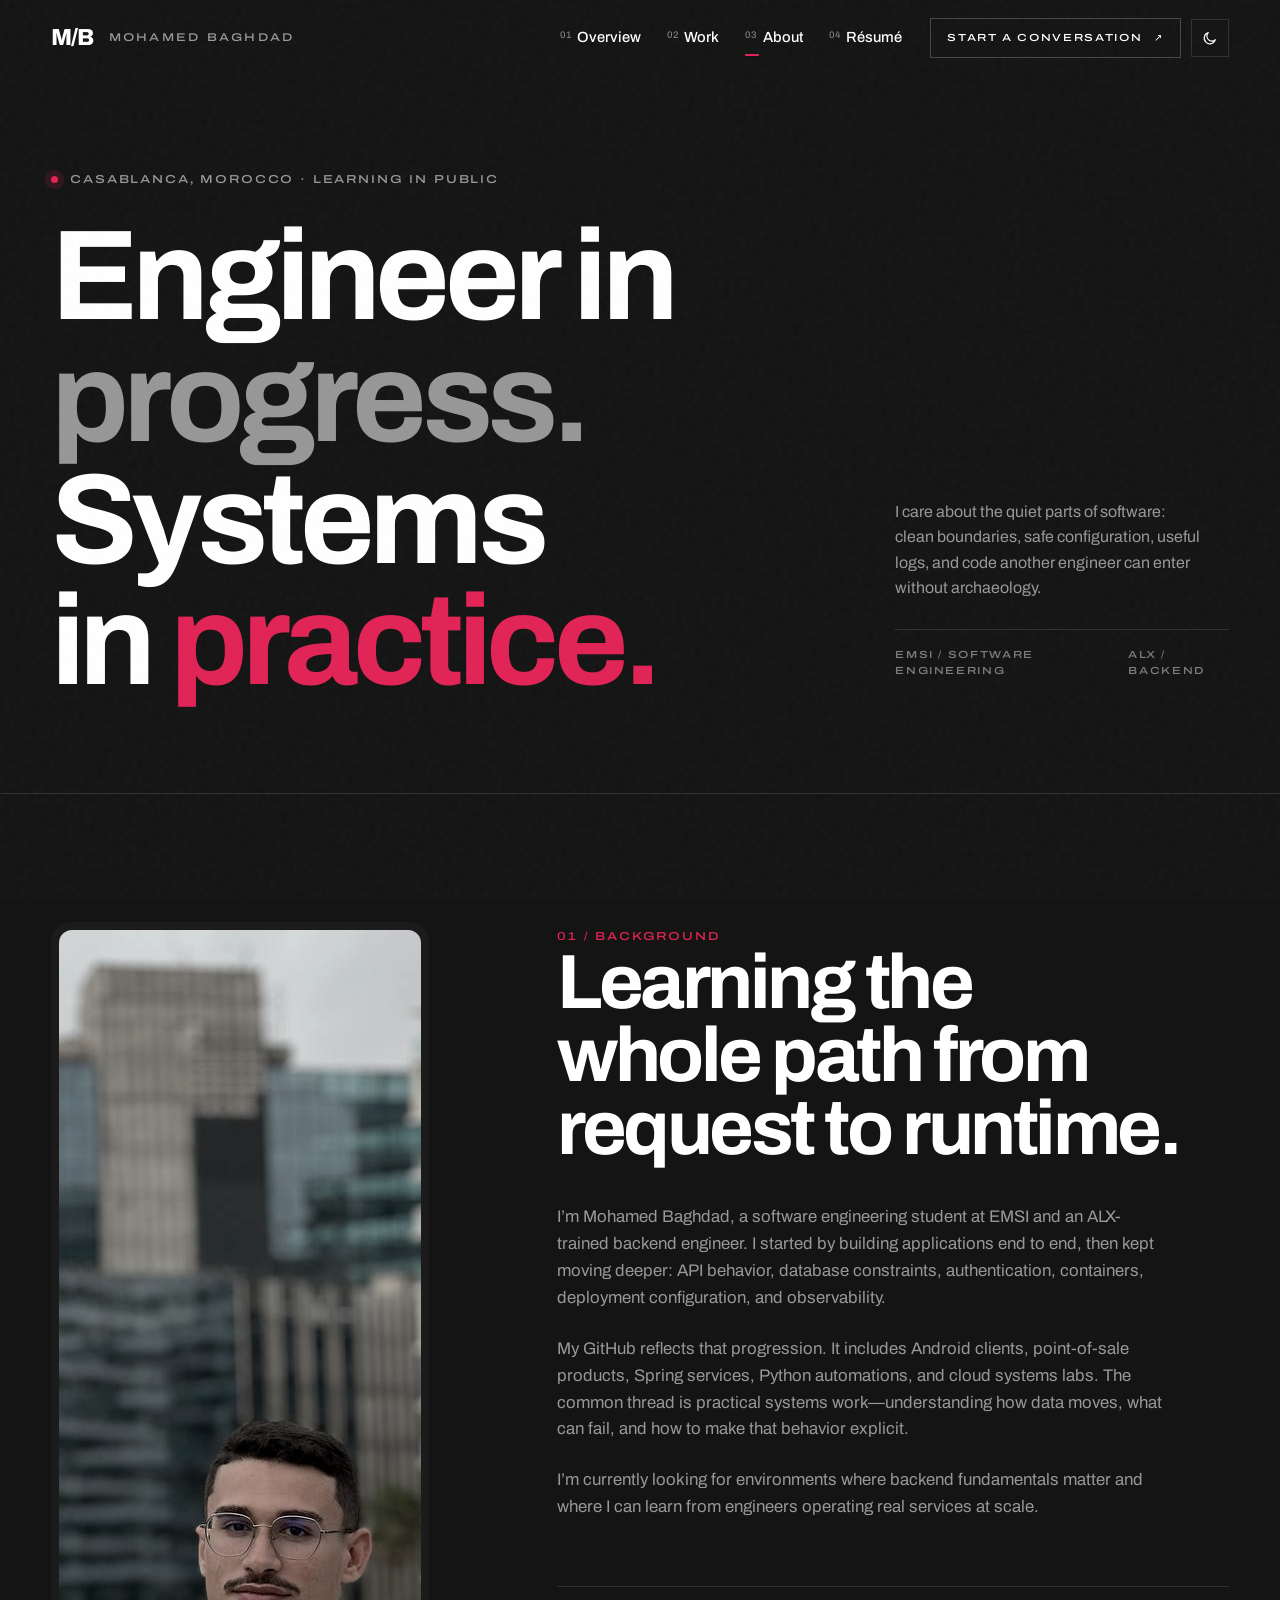
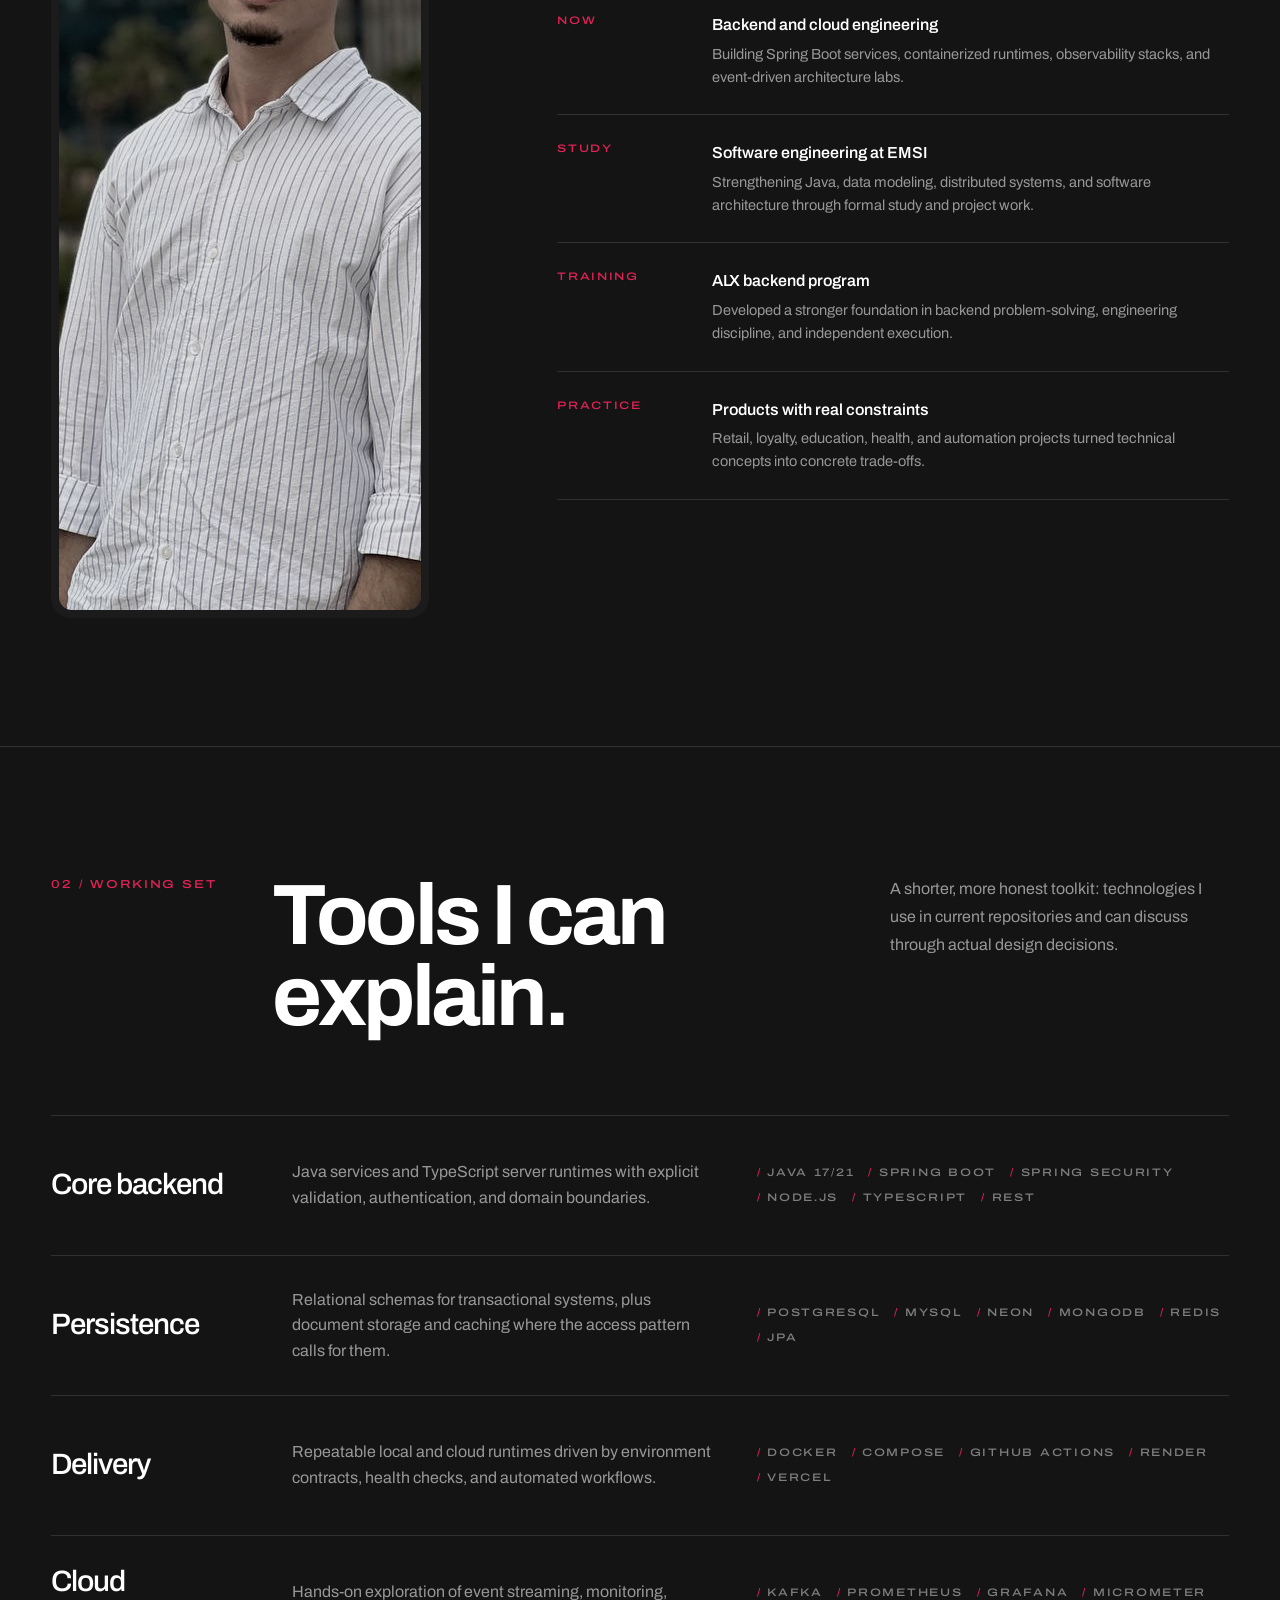
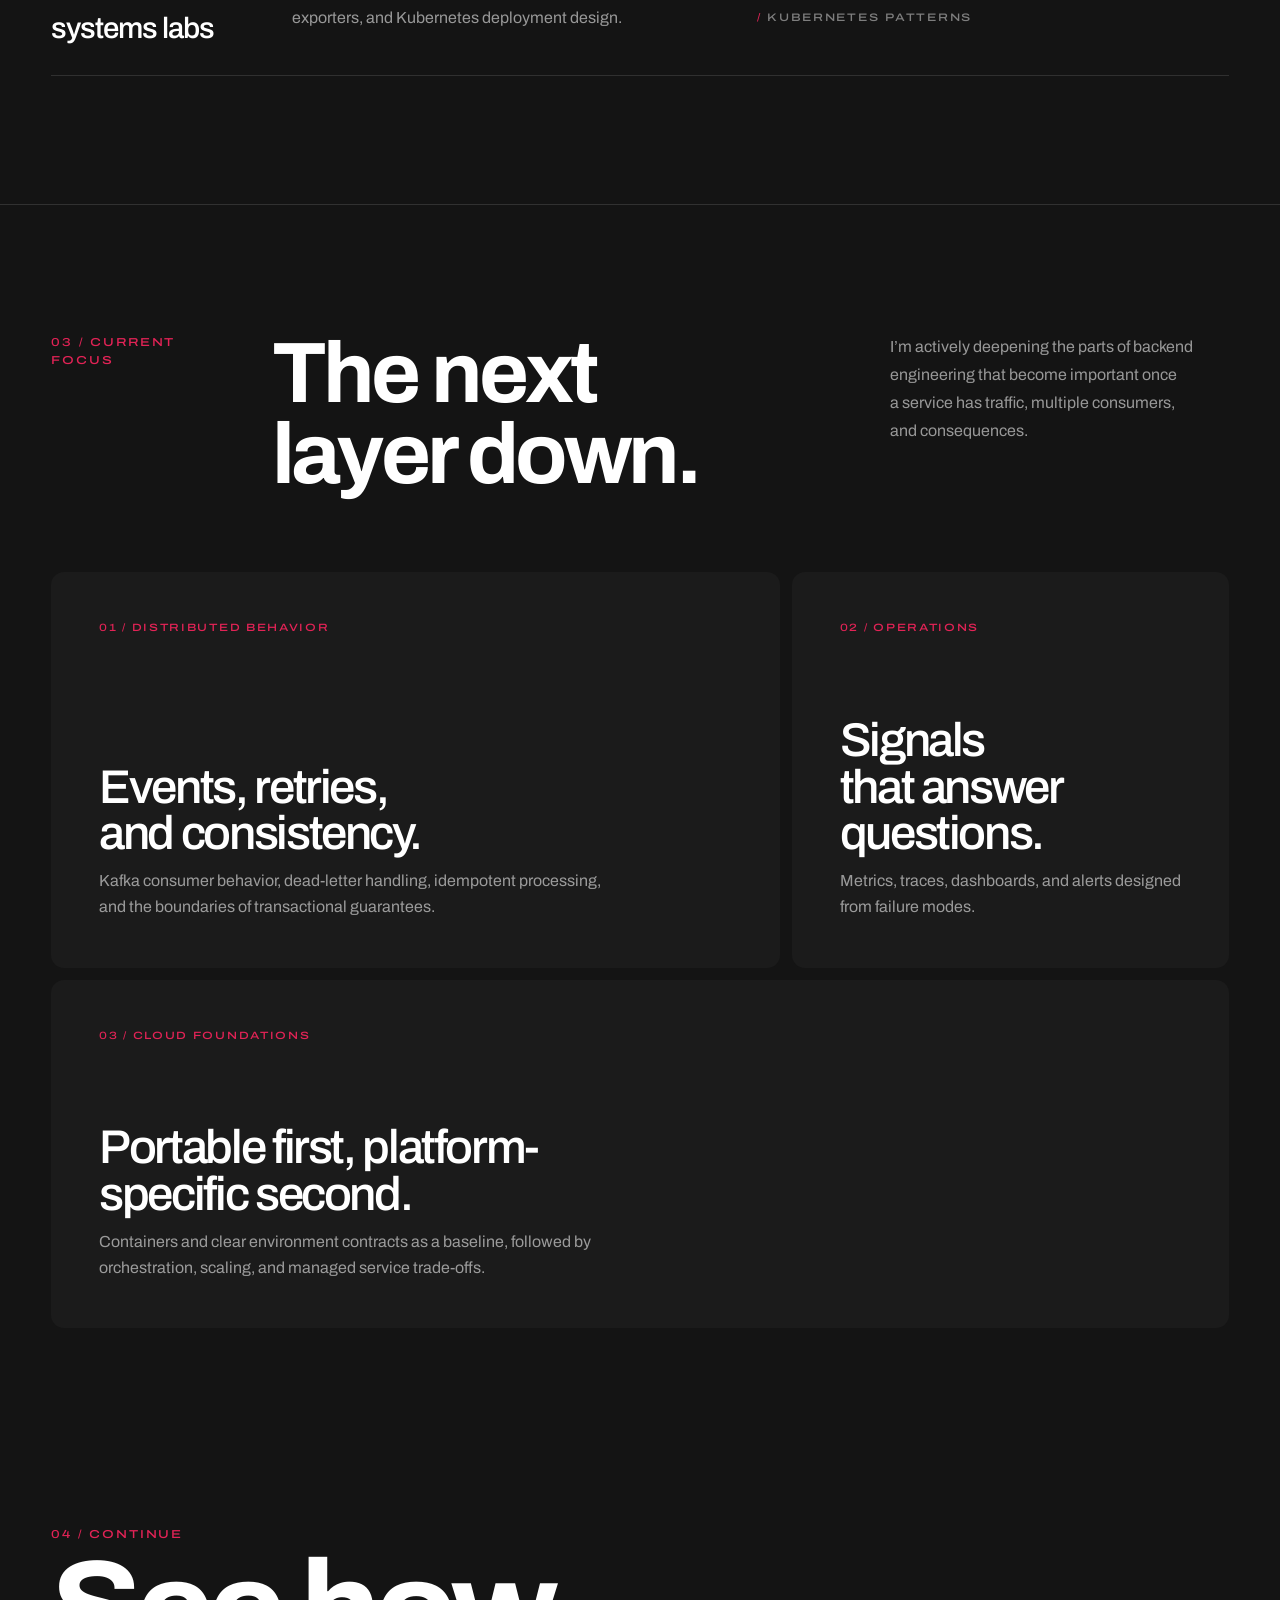
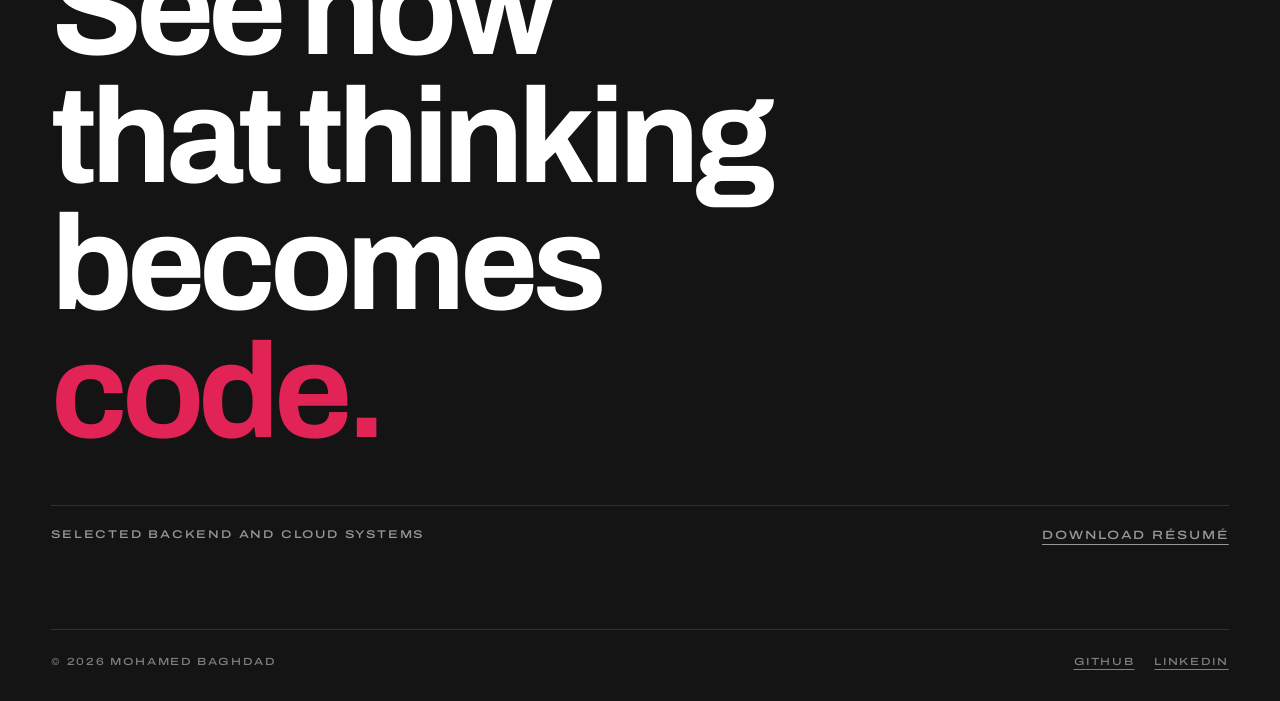
<file: about-mohamed-baghdad.html>
<!DOCTYPE html>
<html lang="en">
<head>
  <meta charset="utf-8">
  <meta name="viewport" content="width=device-width, initial-scale=1">
  <title>About Mohamed Baghdad — Backend Engineer</title>
  <meta name="description" content="About Mohamed Baghdad, a software engineering student and backend engineer in Casablanca focused on reliable services, cloud delivery, and distributed systems.">
  <meta name="theme-color" content="#141414">
  <link rel="canonical" href="https://mohamedbaghdad.online/about-mohamed-baghdad.html">
  <link rel="icon" href="assets/favicon.svg" type="image/svg+xml">
  <meta property="og:type" content="profile">
  <meta property="og:title" content="About Mohamed Baghdad — Backend Engineer">
  <meta property="og:description" content="Software engineering student and backend engineer focused on reliable services and cloud systems.">
  <meta property="og:url" content="https://mohamedbaghdad.online/about-mohamed-baghdad.html">
  <meta property="og:image" content="https://mohamedbaghdad.online/assets/profile.jpg">
  <link rel="preconnect" href="https://fonts.googleapis.com">
  <link rel="preconnect" href="https://fonts.gstatic.com" crossorigin>
  <link rel="stylesheet" href="https://fonts.googleapis.com/css2?family=Archivo:wdth,wght@75..125,300..800&amp;family=IBM+Plex+Mono:ital,wght@0,400;0,500;1,400&amp;display=swap">
  <link rel="stylesheet" href="assets/styles.css">
  <script>
    // Applied before first paint so a dark-theme visitor never sees a light flash.
    try {
      var stored = localStorage.getItem('mb-theme');
      if (stored === 'dark' || stored === 'light') document.documentElement.dataset.theme = stored;
      var dark = stored !== 'light';
      document.querySelector('meta[name="theme-color"]').content = dark ? '#141414' : '#fafafa';
    } catch (error) { /* storage blocked: fall back to the system preference */ }
  </script>
</head>
<body>
  <a class="skip-link" href="#main">Skip to content</a>
  <div class="scroll-progress" aria-hidden="true"></div>
  <header class="site-header"><div class="nav-shell"><nav class="nav-core" aria-label="Primary navigation">
    <a class="brand" href="index.html" aria-label="Mohamed Baghdad, home"><span class="brand-mark" aria-hidden="true">M/B</span><span class="brand-name">Mohamed Baghdad</span></a>
    <div class="nav-right">
      <ul class="nav-links"><li><a href="index.html">Overview</a></li><li><a href="projects-mohamed-baghdad.html">Work</a></li><li><a href="about-mohamed-baghdad.html" aria-current="page">About</a></li><li><a href="assets/Mohamed_Baghdad_Resume.pdf" download>Résumé</a></li><li><a class="nav-cta" href="contact-mohamed-baghdad.html">Start a conversation <span class="arrow-box" aria-hidden="true">↗</span></a></li></ul>
      <div class="nav-tools">
        <button class="theme-toggle" type="button" aria-pressed="false" aria-label="Switch to dark theme">
          <svg class="icon-light" viewBox="0 0 24 24" fill="none" stroke="currentColor" stroke-width="1.7" stroke-linecap="round" aria-hidden="true"><circle cx="12" cy="12" r="4"/><path d="M12 2v2M12 20v2M4.9 4.9l1.4 1.4M17.7 17.7l1.4 1.4M2 12h2M20 12h2M4.9 19.1l1.4-1.4M17.7 6.3l1.4-1.4"/></svg>
          <svg class="icon-dark" viewBox="0 0 24 24" fill="none" stroke="currentColor" stroke-width="1.7" stroke-linecap="round" stroke-linejoin="round" aria-hidden="true"><path d="M20 14.5A8.5 8.5 0 1 1 9.5 4a6.8 6.8 0 0 0 10.5 10.5Z"/></svg>
        </button>
        <button class="menu-button" type="button" aria-expanded="false" aria-controls="mobile-menu" aria-label="Open navigation"><span></span><span></span></button>
      </div>
    </div>
  </nav></div></header>
  <nav class="mobile-menu" id="mobile-menu" aria-label="Mobile navigation"><a href="index.html">Overview</a><a href="projects-mohamed-baghdad.html">Work</a><a href="about-mohamed-baghdad.html">About</a><a href="assets/Mohamed_Baghdad_Resume.pdf" download>Résumé</a><a href="contact-mohamed-baghdad.html">Contact</a></nav>

  <main class="page-main" id="main">
    <section class="page-hero">
      <div class="container page-hero-grid">
        <div><div class="kicker reveal"><span class="live-dot" aria-hidden="true"></span> Casablanca, Morocco · learning in public</div><h1 class="reveal">Engineer in <span class="outline">progress.</span> Systems in <span class="signal">practice.</span></h1></div>
        <div class="page-hero-aside reveal"><p>I care about the quiet parts of software: clean boundaries, safe configuration, useful logs, and code another engineer can enter without archaeology.</p><div class="proof-line"><span>EMSI / SOFTWARE ENGINEERING</span><span>ALX / BACKEND</span></div></div>
      </div>
    </section>

    <section class="section">
      <div class="container bio-grid">
        <div class="portrait-shell reveal"><img src="assets/profile.jpg" alt="Mohamed Baghdad standing outdoors in Casablanca" width="960" height="1280" fetchpriority="high" decoding="async"></div>
        <div class="bio-copy reveal">
          <span class="section-index">01 / background</span>
          <h2>Learning the whole path from request to runtime.</h2>
          <p>I’m Mohamed Baghdad, a software engineering student at EMSI and an ALX-trained backend engineer. I started by building applications end to end, then kept moving deeper: API behavior, database constraints, authentication, containers, deployment configuration, and observability.</p>
          <p>My GitHub reflects that progression. It includes Android clients, point-of-sale products, Spring services, Python automations, and cloud systems labs. The common thread is practical systems work—understanding how data moves, what can fail, and how to make that behavior explicit.</p>
          <p>I’m currently looking for environments where backend fundamentals matter and where I can learn from engineers operating real services at scale.</p>

          <div class="timeline">
            <div class="timeline-row"><time>NOW</time><div><h3>Backend and cloud engineering</h3><p>Building Spring Boot services, containerized runtimes, observability stacks, and event-driven architecture labs.</p></div></div>
            <div class="timeline-row"><time>STUDY</time><div><h3>Software engineering at EMSI</h3><p>Strengthening Java, data modeling, distributed systems, and software architecture through formal study and project work.</p></div></div>
            <div class="timeline-row"><time>TRAINING</time><div><h3>ALX backend program</h3><p>Developed a stronger foundation in backend problem-solving, engineering discipline, and independent execution.</p></div></div>
            <div class="timeline-row"><time>PRACTICE</time><div><h3>Products with real constraints</h3><p>Retail, loyalty, education, health, and automation projects turned technical concepts into concrete trade-offs.</p></div></div>
          </div>
        </div>
      </div>
    </section>

    <section class="section">
      <div class="container">
        <header class="section-head reveal"><span class="section-index">02 / working set</span><h2 class="section-title">Tools I can explain.</h2><p class="section-intro">A shorter, more honest toolkit: technologies I use in current repositories and can discuss through actual design decisions.</p></header>
        <div class="capability-ledger">
          <article class="capability-row reveal"><h3>Core backend</h3><p>Java services and TypeScript server runtimes with explicit validation, authentication, and domain boundaries.</p><ul class="tech-line"><li>Java 17/21</li><li>Spring Boot</li><li>Spring Security</li><li>Node.js</li><li>TypeScript</li><li>REST</li></ul></article>
          <article class="capability-row reveal"><h3>Persistence</h3><p>Relational schemas for transactional systems, plus document storage and caching where the access pattern calls for them.</p><ul class="tech-line"><li>PostgreSQL</li><li>MySQL</li><li>Neon</li><li>MongoDB</li><li>Redis</li><li>JPA</li></ul></article>
          <article class="capability-row reveal"><h3>Delivery</h3><p>Repeatable local and cloud runtimes driven by environment contracts, health checks, and automated workflows.</p><ul class="tech-line"><li>Docker</li><li>Compose</li><li>GitHub Actions</li><li>Render</li><li>Vercel</li></ul></article>
          <article class="capability-row reveal"><h3>Cloud systems labs</h3><p>Hands-on exploration of event streaming, monitoring, exporters, and Kubernetes deployment design.</p><ul class="tech-line"><li>Kafka</li><li>Prometheus</li><li>Grafana</li><li>Micrometer</li><li>Kubernetes patterns</li></ul></article>
        </div>
      </div>
    </section>

    <section class="section">
      <div class="container">
        <header class="section-head reveal"><span class="section-index">03 / current focus</span><h2 class="section-title">The next layer down.</h2><p class="section-intro">I’m actively deepening the parts of backend engineering that become important once a service has traffic, multiple consumers, and consequences.</p></header>
        <div class="principles-grid">
          <article class="principle reveal"><span class="principle-num">01 / distributed behavior</span><div><h3>Events, retries, and consistency.</h3><p>Kafka consumer behavior, dead-letter handling, idempotent processing, and the boundaries of transactional guarantees.</p></div></article>
          <article class="principle reveal"><span class="principle-num">02 / operations</span><div><h3>Signals that answer questions.</h3><p>Metrics, traces, dashboards, and alerts designed from failure modes.</p></div></article>
          <article class="principle reveal"><span class="principle-num">03 / cloud foundations</span><div><h3>Portable first, platform-specific second.</h3><p>Containers and clear environment contracts as a baseline, followed by orchestration, scaling, and managed service trade-offs.</p></div></article>
        </div>
      </div>
    </section>

    <section class="cta-section"><div class="container"><span class="section-index reveal">04 / continue</span><h2 class="reveal">See how that thinking becomes <a href="projects-mohamed-baghdad.html">code.</a></h2><div class="cta-meta reveal"><span>Selected backend and cloud systems</span><a class="text-link" href="assets/Mohamed_Baghdad_Resume.pdf" download>Download résumé</a></div></div></section>
  </main>

  <footer class="site-footer"><div class="container footer-inner"><span>© <span data-year></span> Mohamed Baghdad</span><div class="footer-links"><a href="https://github.com/MohamedMBG" target="_blank" rel="noreferrer">GitHub</a><a href="https://www.linkedin.com/in/mohamed-baghdad-4b3035239/" target="_blank" rel="noreferrer">LinkedIn</a></div></div></footer>
  <script src="assets/site.js" defer></script>
</body>
</html>
</file>
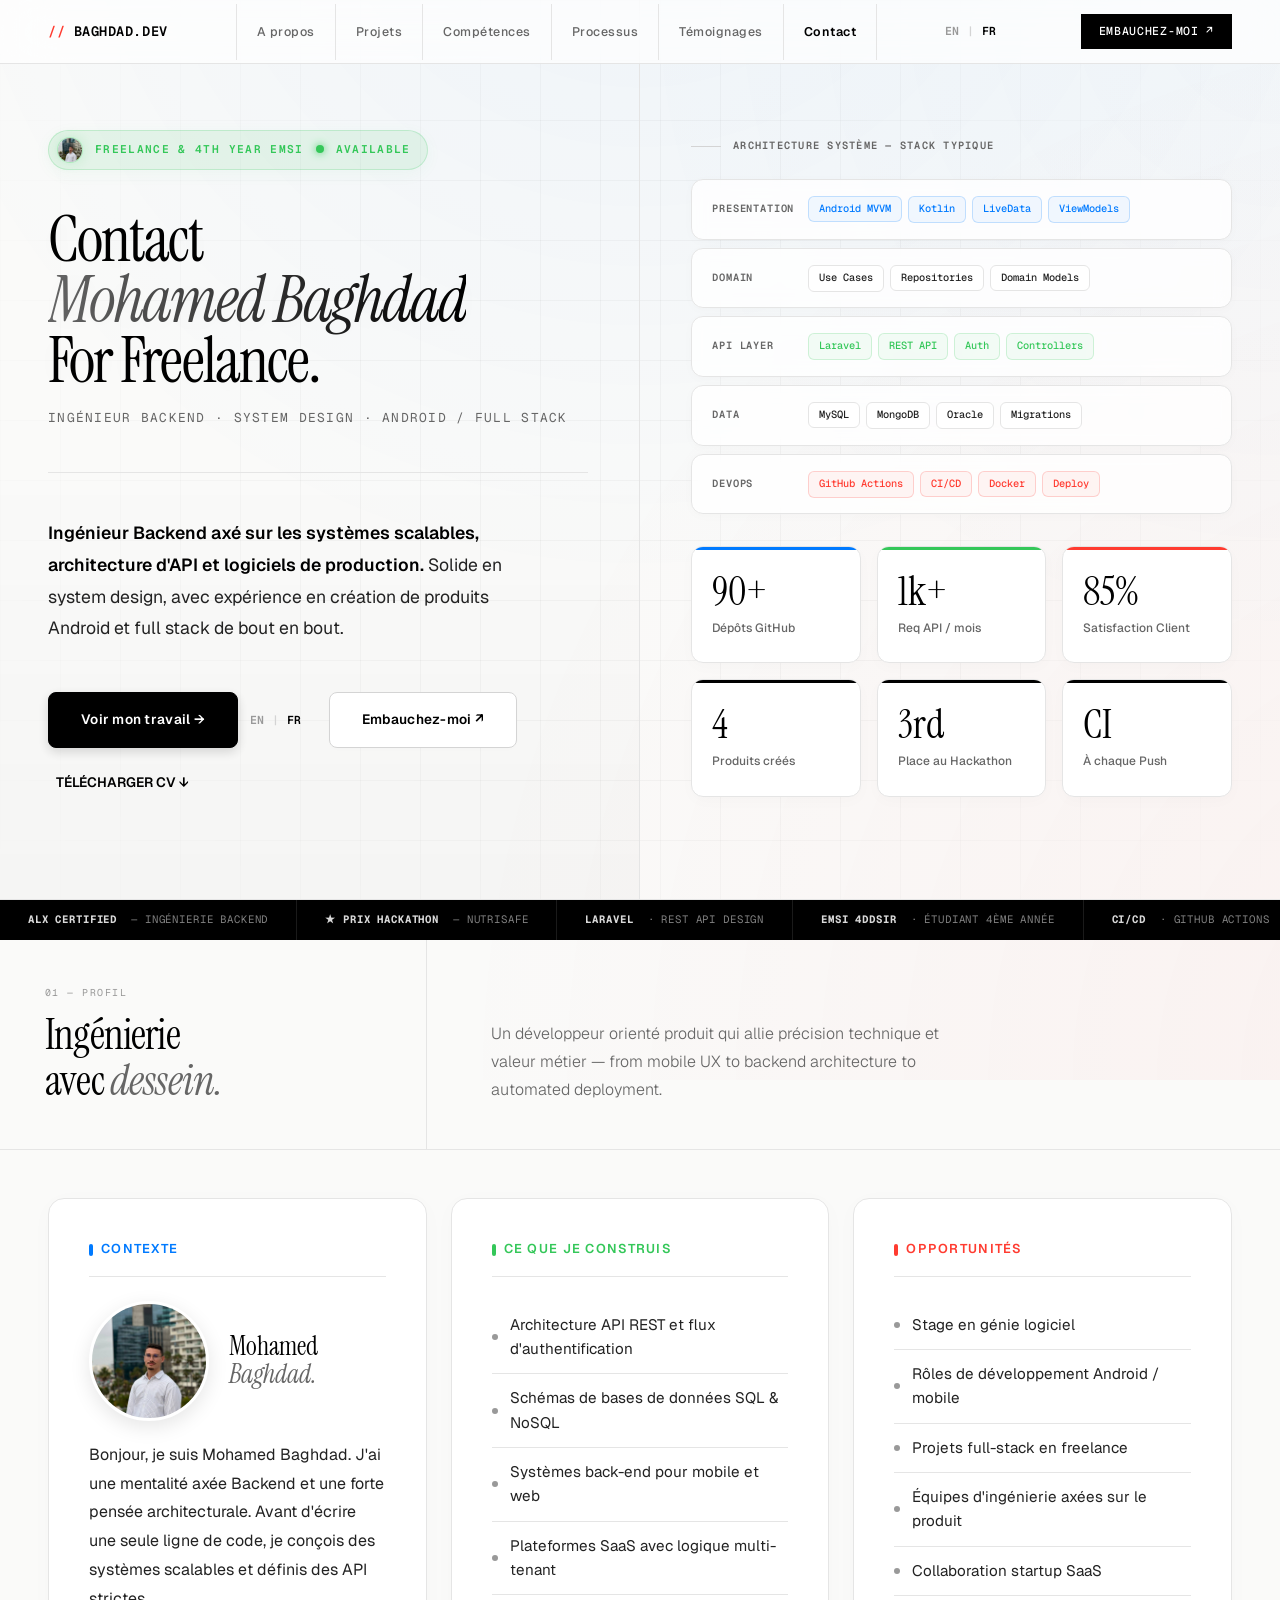
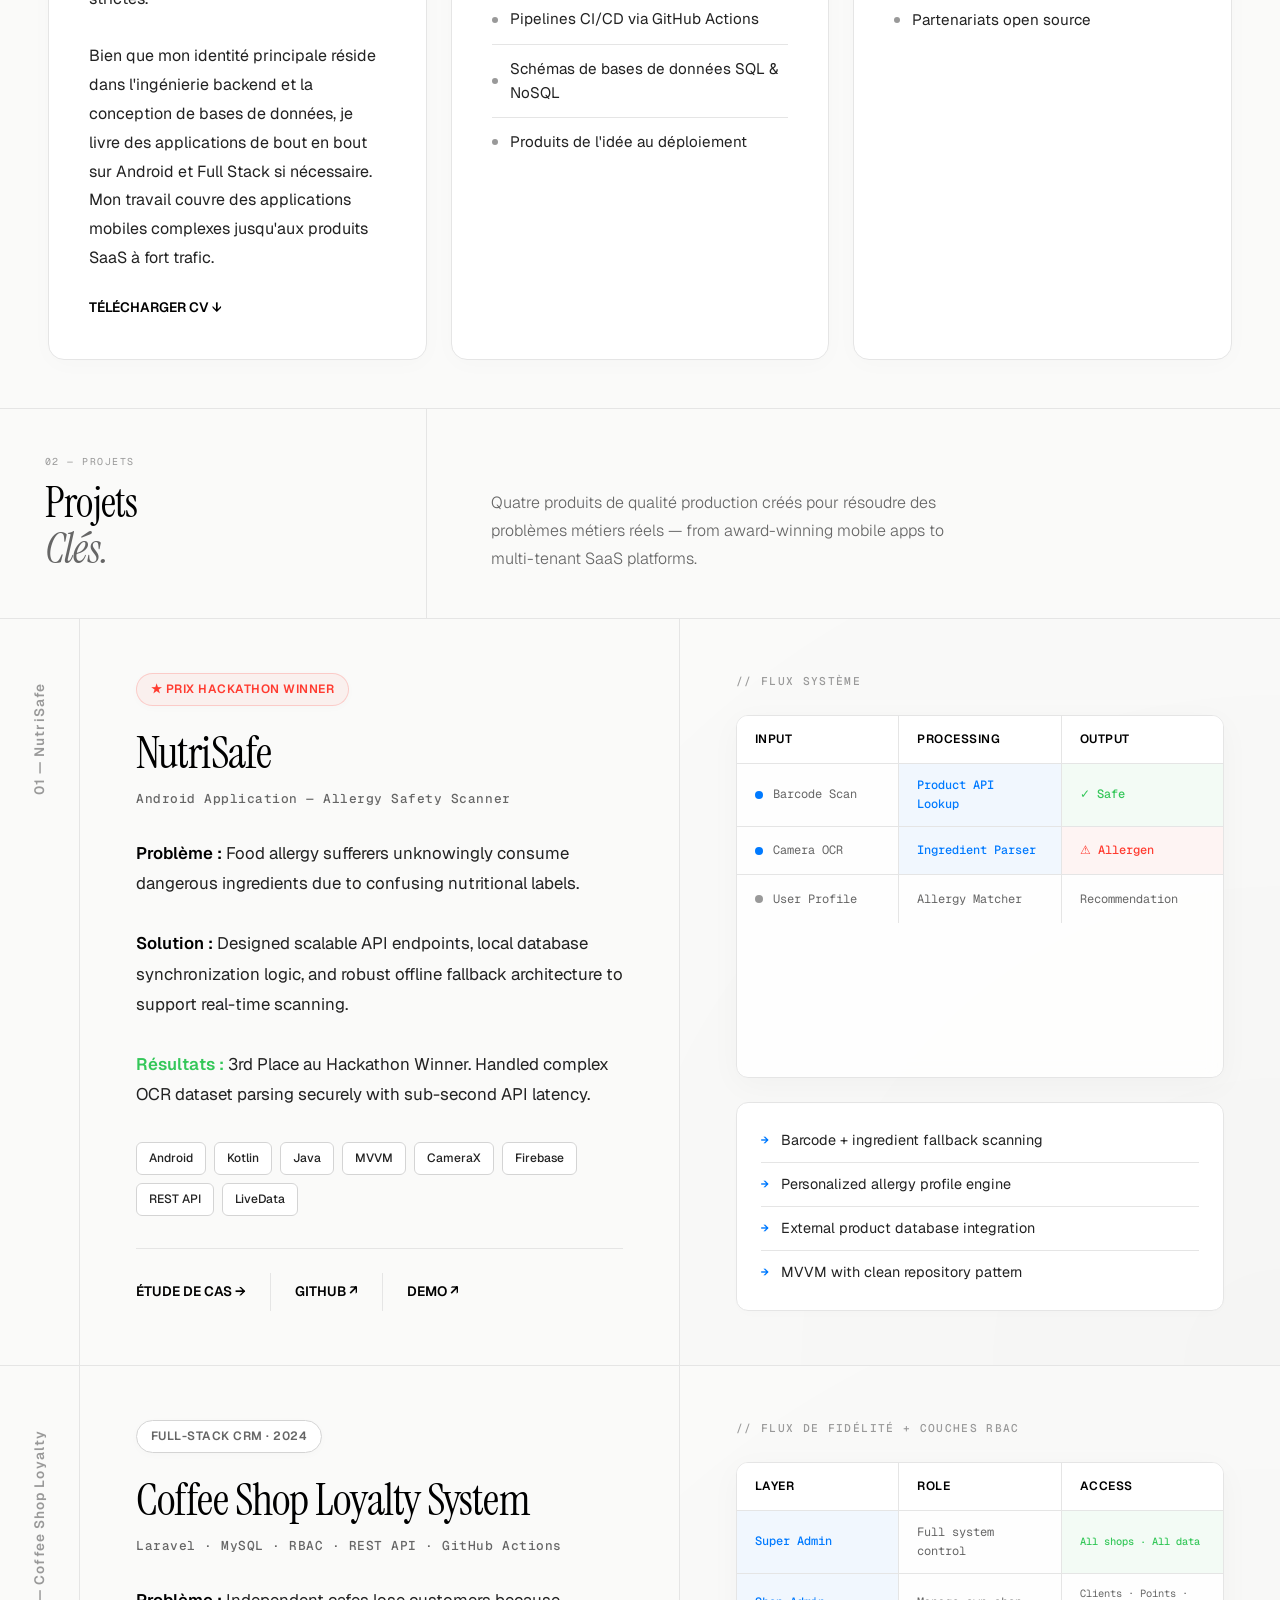
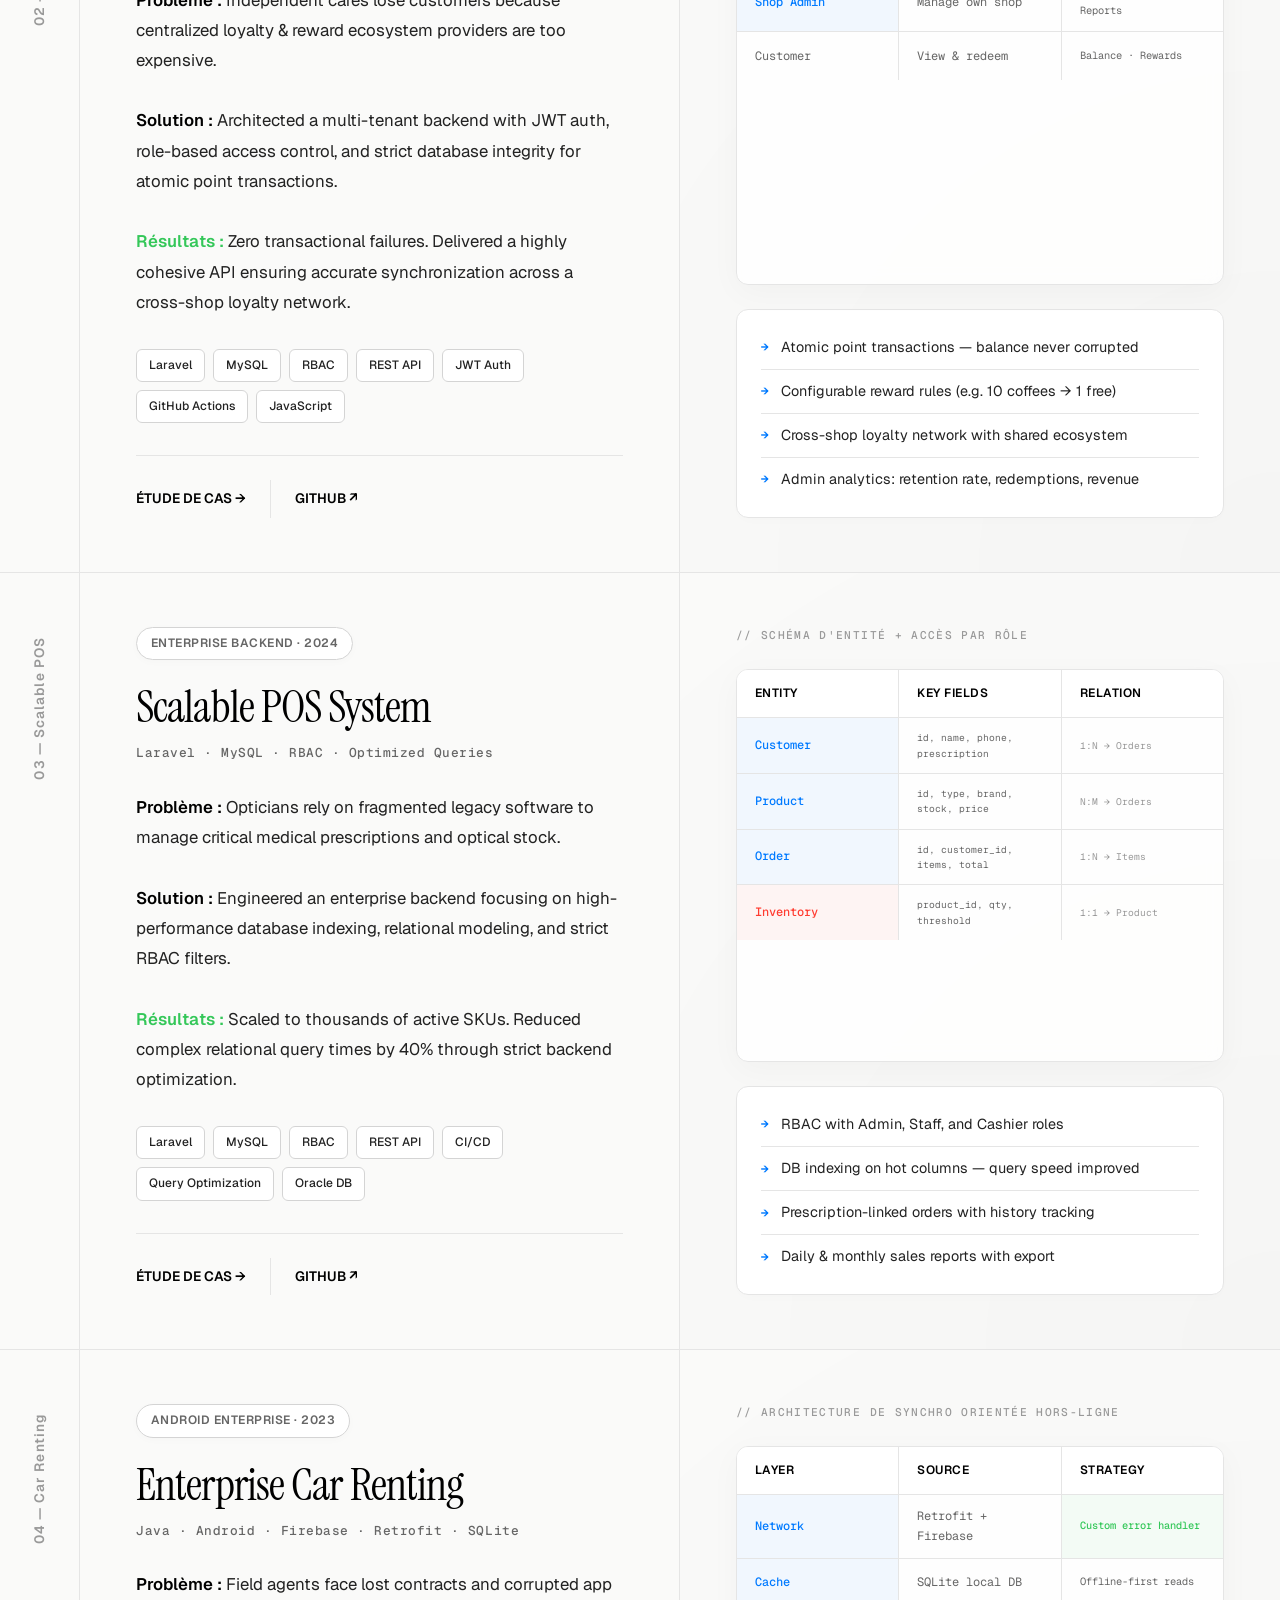
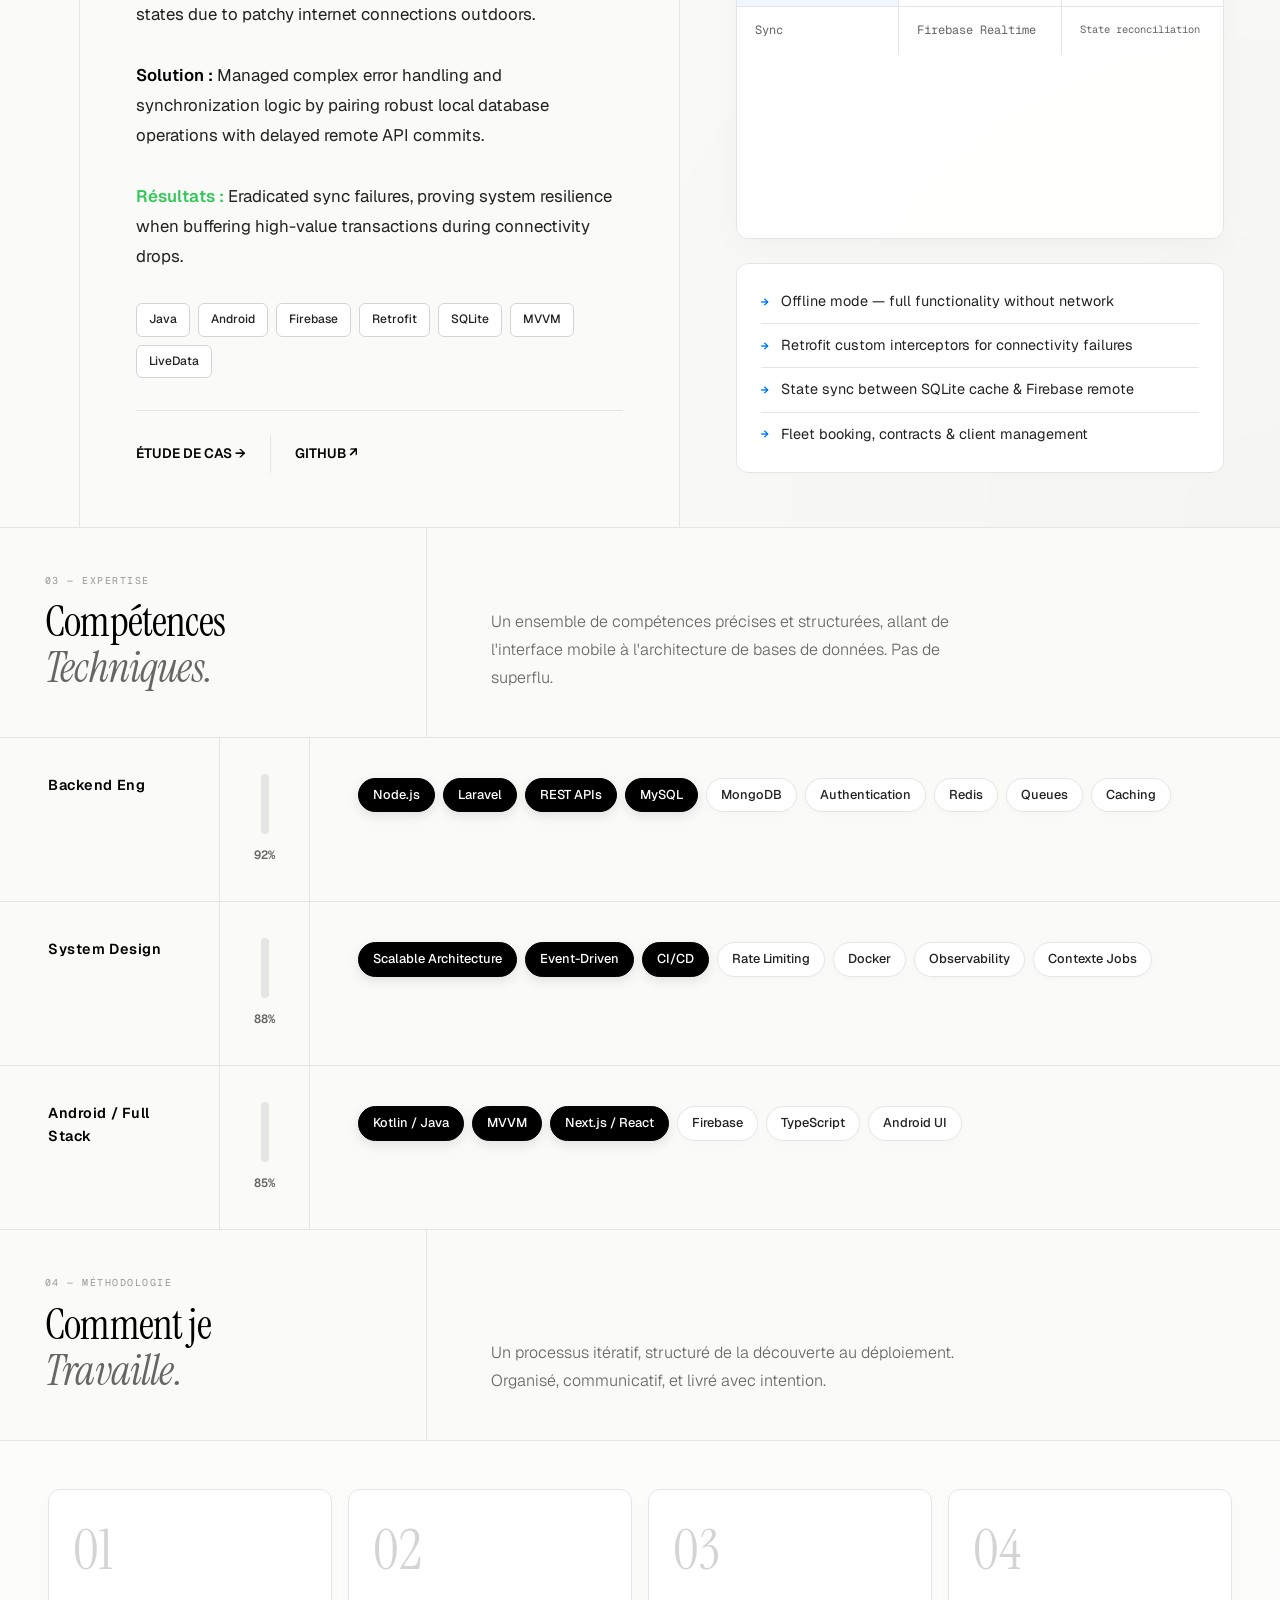
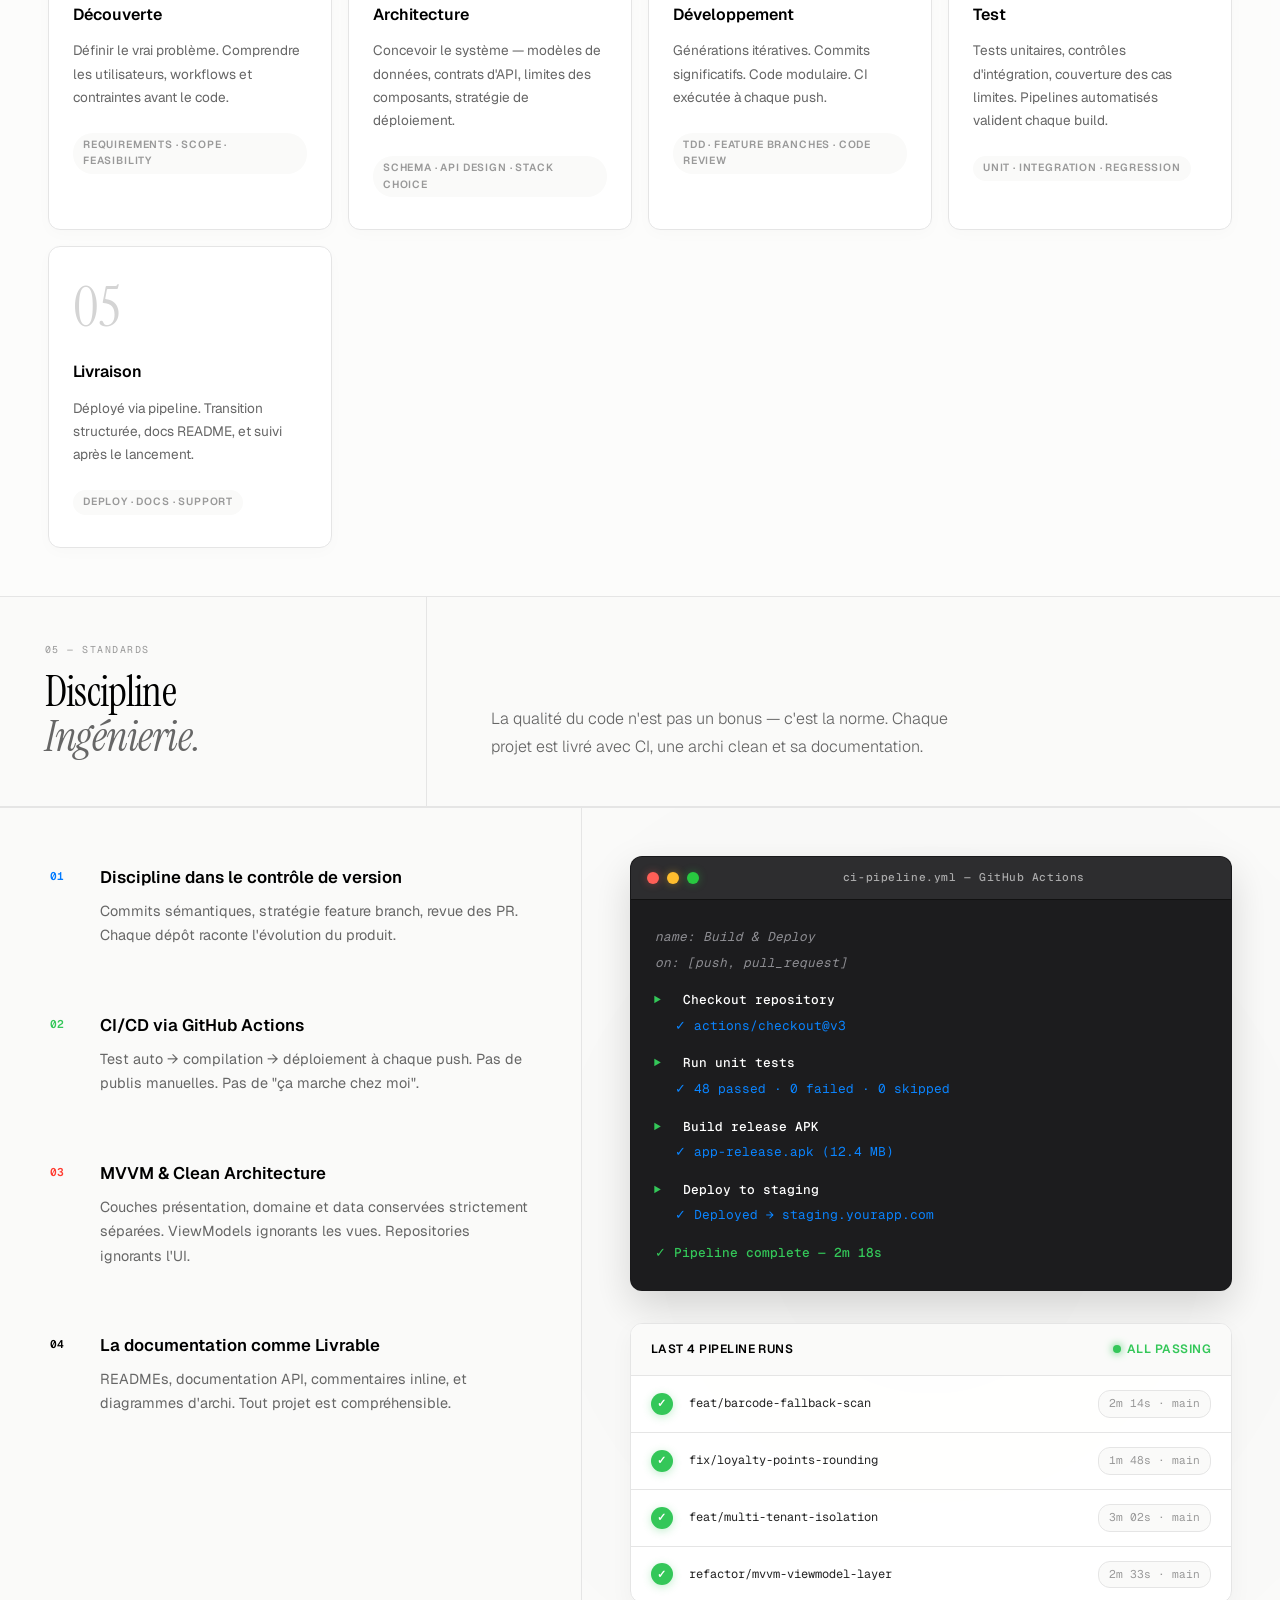
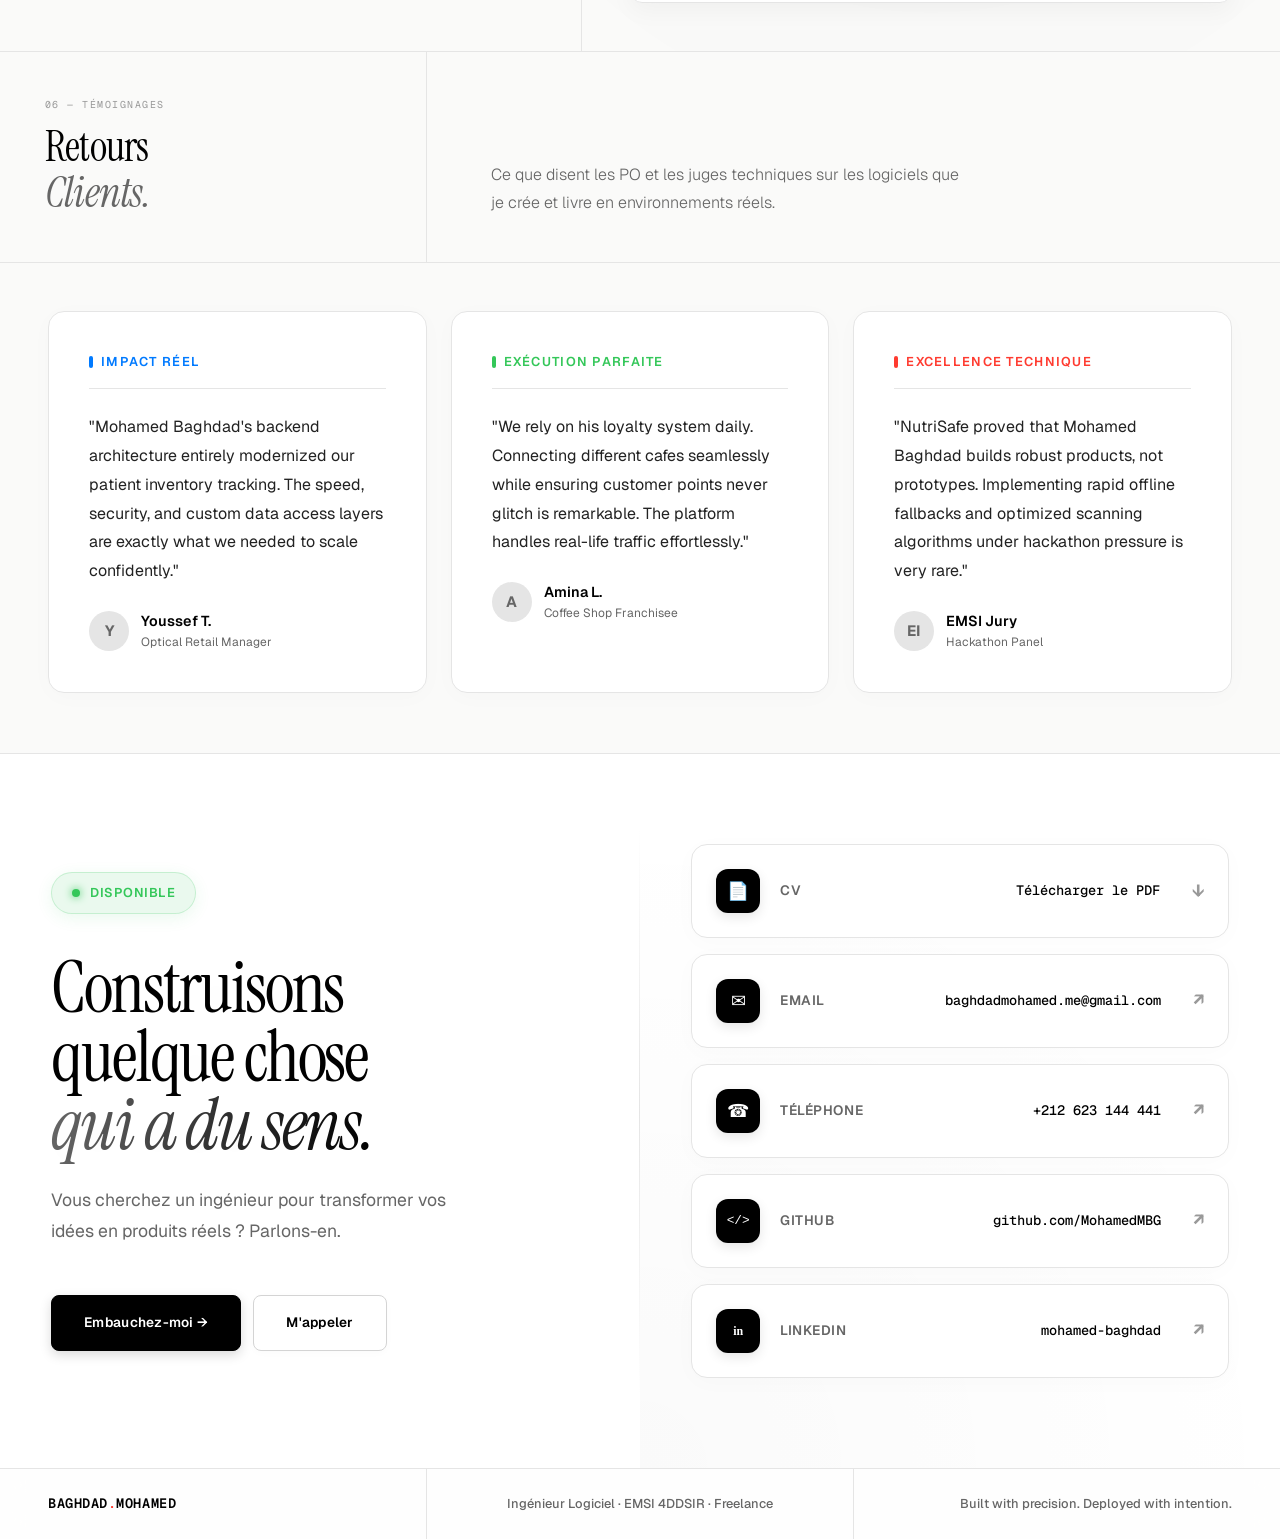
<file: contact-mohamed-baghdad-fr.html>
<!DOCTYPE html>
<html lang="fr">
<head>
<meta charset="UTF-8">
<meta name="viewport" content="width=device-width, initial-scale=1.0">
<title>Contact Mohamed Baghdad | Freelance Software Engineer</title>
<meta name="description" content="Portfolio of Mohamed Baghdad (often searched as Baghdad Mohamed), an ALX Certified Backend Engineer specializing in scalable SaaS, POS systems, and Android MVVM mobile products. Available for freelance.">
<meta name="keywords" content="Mohamed Baghdad, Baghdad Mohamed, Software Engineer, Backend Developer, Android Developer, Laravel, Freelance, SaaS, POS, EMSI">
<meta name="author" content="Mohamed Baghdad, Baghdad Mohamed">
<meta name="robots" content="index, follow">
<meta property="og:type" content="website">
<meta property="og:title" content="Baghdad Mohamed (Mohamed Baghdad) | Software Engineer">
<meta property="og:description" content="I build scalable SaaS & POS systems that handle real-world traffic. ALX Certified Backend Engineer.">
<meta name="twitter:card" content="summary_large_image">
<meta name="twitter:title" content="Mohamed Baghdad | Software Engineer">
<meta name="twitter:description" content="I build scalable SaaS & POS systems that handle real-world traffic.">
<link rel="preconnect" href="https://fonts.googleapis.com">
<link rel="preconnect" href="https://fonts.gstatic.com" crossorigin>
<link href="https://fonts.googleapis.com/css2?family=Instrument+Serif:ital@0;1&family=Geist:wght@300;400;500;600;700&family=Geist+Mono:wght@400;500&display=swap" rel="stylesheet">
<style>
*, *::before, *::after { box-sizing: border-box; margin: 0; padding: 0; }
:root {
  --white: #ffffff;
  --off: #fafaf9;
  --paper: #f5f4f1;
  --rule: #e5e5e5;
  --rule2: #d4d4d4;
  --ink: #000000;
  --ink2: #222222;
  --ink3: #666666;
  --ink4: #999999;
  --accent-red: #ff3b30;
  --accent-blue: #007aff;
  --accent-green: #34c759;
  --serif: 'Instrument Serif', Georgia, serif;
  --sans: 'Geist', sans-serif;
  --mono: 'Geist Mono', monospace;
  --glass-bg: rgba(255, 255, 255, 0.7);
  --glass-border: rgba(255, 255, 255, 0.4);
}
html { scroll-behavior: smooth; }
body {
  background: var(--off);
  color: var(--ink);
  font-family: var(--sans);
  font-size: 15px;
  line-height: 1.6;
  overflow-x: hidden;
  -webkit-font-smoothing: antialiased;
}

/* Ambient glow effect */
body::after {
  content: '';
  position: fixed;
  top: -20vh;
  left: -20vw;
  width: 140vw;
  height: 140vh;
  background: radial-gradient(circle at 50% 0%, rgba(0,122,255,0.05) 0%, transparent 50%),
              radial-gradient(circle at 100% 100%, rgba(255,59,48,0.05) 0%, transparent 50%);
  z-index: -2;
  pointer-events: none;
}

body::before {
  content: '';
  position: fixed;
  inset: 0;
  background-image: 
    linear-gradient(rgba(0,0,0,0.03) 1px, transparent 1px), 
    linear-gradient(90deg, rgba(0,0,0,0.03) 1px, transparent 1px);
  background-size: 60px 60px;
  -webkit-mask-image: radial-gradient(circle at center, black 40%, transparent 100%);
  mask-image: radial-gradient(circle at center, black 40%, transparent 100%);
  pointer-events: none;
  z-index: -1;
}

/* NAV */
nav {
  position: fixed;
  top: 0; left: 0; right: 0;
  z-index: 200;
  height: clamp(50px, 8vh, 64px);
  display: flex;
  align-items: center;
  justify-content: space-between;
  padding: 0 clamp(20px, 5vw, 48px);
  background: var(--glass-bg);
  backdrop-filter: blur(24px);
  -webkit-backdrop-filter: blur(24px);
  border-bottom: 1px solid var(--rule);
}
.nav-logo { font-family: var(--mono); font-size: 0.85rem; font-weight: 600; letter-spacing: 0.04em; color: var(--ink); text-transform: uppercase; }
.nav-logo em { font-style: normal; color: var(--accent-red); }
.nav-links { display: flex; align-items: center; gap: 0; list-style: none; }
.nav-links li { border-left: 1px solid var(--rule); }
.nav-links li:last-child { border-right: 1px solid var(--rule); }
.nav-links a { display: block; padding: 0 20px; height: 56px; line-height: 56px; color: var(--ink3); text-decoration: none; font-size: 0.78rem; font-weight: 500; letter-spacing: 0.04em; transition: color 0.15s, background 0.15s; }
.nav-links a:hover { color: var(--ink); background: var(--off); }
.nav-cta { font-family: var(--mono); font-size: 0.72rem; font-weight: 500; padding: 8px 18px; background: var(--ink); color: var(--white); text-decoration: none; letter-spacing: 0.06em; text-transform: uppercase; transition: background 0.15s; }
.nav-cta:hover { background: var(--ink2); }

.menu-toggle { display: none; cursor: pointer; padding: 10px; }
.menu-toggle span { display: block; width: 24px; height: 2px; background: var(--ink); margin: 4px 0; }

/* HERO */
#hero { min-height: 100vh; display: grid; grid-template-columns: 1fr 1fr; border-bottom: 1px solid var(--rule); position: relative; z-index: 1; }
.hero-left { padding: clamp(80px, 12vh, 140px) clamp(24px, 4vw, 64px) clamp(40px, 8vh, 80px) clamp(24px, 4vw, 48px); display: flex; flex-direction: column; justify-content: center; border-right: 1px solid var(--rule); position: relative; }
.hero-left::after { content: ''; position: absolute; bottom: 0; right: 0; width: 100%; height: 50%; background: linear-gradient(to top, rgba(0,0,0,0.02), transparent); pointer-events: none; z-index: -1; }
.hero-eyebrow { display: flex; align-items: center; gap: 12px; margin-bottom: 40px; padding: 6px 16px 6px 8px; background: rgba(52, 199, 89, 0.1); border-radius: 30px; width: fit-content; border: 1px solid rgba(52, 199, 89, 0.2); box-shadow: 0 4px 16px rgba(52,199,89,0.05); }
.hero-avatar { width: 26px; height: 26px; border-radius: 50%; overflow: hidden; border: 1px solid rgba(52, 199, 89, 0.4); flex-shrink: 0; box-shadow: 0 0 12px rgba(52,199,89,0.2); background: var(--white); }
.hero-avatar img { width: 100%; height: 100%; object-fit: cover; display: block; }
.eyebrow-dot { width: 8px; height: 8px; background: var(--accent-green); border-radius: 50%; flex-shrink: 0; animation: blink 2s ease-in-out infinite; box-shadow: 0 0 8px var(--accent-green); }
@keyframes blink { 0%,100%{opacity:1; transform: scale(1);} 50%{opacity:0.4; transform: scale(0.95);} }
.eyebrow-text { font-family: var(--mono); font-size: 0.7rem; letter-spacing: 0.12em; text-transform: uppercase; color: var(--accent-green); font-weight: 600; display: flex; align-items: center; gap: 10px; }
.hero-name { font-family: var(--serif); font-size: clamp(3rem, 8vw, 5.5rem); font-weight: 400; line-height: 0.95; letter-spacing: -0.03em; margin-bottom: 16px; color: var(--ink); text-shadow: 0 4px 24px rgba(0,0,0,0.03); }
.hero-name em { font-style: italic; color: transparent; background: linear-gradient(90deg, var(--ink3), var(--ink)); -webkit-background-clip: text; background-clip: text; }
.hero-role { font-family: var(--mono); font-size: 0.8rem; letter-spacing: 0.1em; text-transform: uppercase; color: var(--ink3); margin-bottom: 44px; padding-bottom: 44px; border-bottom: 1px solid var(--rule); }
.hero-desc { font-size: clamp(1rem, 1vw + 0.8rem, 1.1rem); color: var(--ink2); line-height: 1.8; font-weight: 400; max-width: 460px; margin-bottom: 48px; }
.hero-desc strong { font-weight: 600; color: var(--ink); }
.hero-actions { display: flex; gap: 12px; }
.btn-ink { padding: 16px 32px; background: var(--ink); color: var(--white); font-family: var(--sans); font-size: 0.85rem; font-weight: 600; letter-spacing: 0.02em; text-decoration: none; border: 1px solid var(--ink); border-radius: 8px; transition: all 0.2s cubic-bezier(0.16, 1, 0.3, 1); box-shadow: 0 4px 12px rgba(0,0,0,0.15); }
.btn-ink:hover { background: var(--white); color: var(--ink); transform: translateY(-2px); box-shadow: 0 8px 24px rgba(0,0,0,0.1); }
.btn-ghost { padding: 16px 32px; background: var(--white); color: var(--ink); font-family: var(--sans); font-size: 0.85rem; font-weight: 600; letter-spacing: 0.02em; text-decoration: none; border: 1px solid var(--rule2); border-radius: 8px; transition: all 0.2s cubic-bezier(0.16, 1, 0.3, 1); box-shadow: 0 2px 8px rgba(0,0,0,0.02); }
.btn-ghost:hover { border-color: var(--ink); transform: translateY(-2px); box-shadow: 0 6px 16px rgba(0,0,0,0.05); }

.hero-right { padding: clamp(80px, 12vh, 140px) clamp(24px, 4vw, 48px) clamp(40px, 8vh, 80px) clamp(24px, 4vw, 64px); display: flex; flex-direction: column; justify-content: center; background: radial-gradient(circle at top right, rgba(0,122,255,0.03), transparent 60%); }
.arch-title { font-family: var(--mono); font-size: 0.65rem; letter-spacing: 0.12em; text-transform: uppercase; color: var(--ink3); margin-bottom: 24px; display: flex; align-items: center; gap: 12px; font-weight: 600; }
.arch-title::before { content: ''; width: 30px; height: 1px; background: var(--rule2); }
.arch-layers { display: flex; flex-direction: column; gap: 8px; }
.arch-layer { padding: 16px 20px; border: 1px solid var(--rule); border-radius: 12px; display: flex; align-items: center; gap: 16px; background: rgba(255,255,255,0.8); backdrop-filter: blur(8px); box-shadow: 0 2px 12px rgba(0,0,0,0.02); transition: transform 0.2s, box-shadow 0.2s; }
.arch-layer:hover { transform: translateX(8px); box-shadow: 0 6px 20px rgba(0,0,0,0.04); border-color: var(--rule2); }
.al-label { font-family: var(--mono); font-size: 0.65rem; font-weight: 600; letter-spacing: 0.08em; text-transform: uppercase; color: var(--ink3); width: 80px; flex-shrink: 0; }
.al-content { display: flex; gap: 6px; flex-wrap: wrap; flex: 1; }
.al-chip { padding: 4px 10px; font-family: var(--mono); font-size: 0.65rem; border-radius: 6px; border: 1px solid var(--rule); color: var(--ink2); background: var(--white); font-weight: 500; }
.al-chip.blue { border-color: rgba(0,122,255,0.2); color: var(--accent-blue); background: rgba(0,122,255,0.05); }
.al-chip.green { border-color: rgba(52,199,89,0.2); color: var(--accent-green); background: rgba(52,199,89,0.05); }
.al-chip.red { border-color: rgba(255,59,48,0.2); color: var(--accent-red); background: rgba(255,59,48,0.05); }
.hero-metrics { display: grid; grid-template-columns: repeat(3,1fr); gap: 16px; margin-top: 32px; }
.hm-item { padding: 24px 20px; background: var(--white); border-radius: 12px; border: 1px solid var(--rule); box-shadow: 0 4px 16px rgba(0,0,0,0.02); position: relative; overflow: hidden; }
.hm-item::before { content: ''; position: absolute; top: 0; left: 0; width: 100%; height: 3px; background: var(--ink); }
.hm-item:nth-child(1)::before { background: var(--accent-blue); }
.hm-item:nth-child(2)::before { background: var(--accent-green); }
.hm-item:nth-child(3)::before { background: var(--accent-red); }
.hm-num { font-family: var(--serif); font-size: 2.5rem; font-weight: 400; line-height: 1; margin-bottom: 8px; color: var(--ink); }
.hm-label { font-family: var(--sans); font-size: 0.75rem; font-weight: 500; color: var(--ink3); }

/* TICKER */
.ticker { background: var(--ink); overflow: hidden; height: 40px; display: flex; align-items: center; position: relative; z-index: 1; }
.ticker-inner { display: flex; white-space: nowrap; animation: ticker 35s linear infinite; }
@keyframes ticker { 0%{transform:translateX(0)} 100%{transform:translateX(-50%)} }
.ticker-item { display: inline-flex; align-items: center; gap: 14px; padding: 0 28px; font-family: var(--mono); font-size: 0.67rem; letter-spacing: 0.08em; text-transform: uppercase; color: rgba(255,255,255,0.5); border-right: 1px solid rgba(255,255,255,0.1); height: 40px; }
.ticker-item strong { color: rgba(255,255,255,0.85); }

/* SECTION COMMONS */
.section-wrap { position: relative; z-index: 1; border-bottom: 1px solid var(--rule); }
.section-header { display: grid; grid-template-columns: 1fr 2fr; gap: 0; border-bottom: 1px solid var(--rule); }
.sh-left { padding: clamp(32px, 5vh, 48px); border-right: 1px solid var(--rule); display: flex; flex-direction: column; justify-content: flex-end; }
.sh-index { font-family: var(--mono); font-size: 0.62rem; letter-spacing: 0.15em; text-transform: uppercase; color: var(--ink4); margin-bottom: 12px; }
.sh-title { font-family: var(--serif); font-size: clamp(1.8rem, 4vw, 2.6rem); font-weight: 400; line-height: 1.1; letter-spacing: -0.02em; }
.sh-title em { font-style: italic; color: var(--ink3); }
.sh-right { padding: clamp(32px, 5vh, 48px) clamp(32px, 5vw, 64px); display: flex; align-items: flex-end; }
.sh-desc { font-size: clamp(0.9rem, 1vw + 0.7rem, 1rem); color: var(--ink3); max-width: 480px; line-height: 1.75; font-weight: 300; }

/* ABOUT */
.about-grid { display: grid; grid-template-columns: repeat(auto-fit, minmax(300px, 1fr)); gap: 24px; padding: clamp(24px, 4vw, 48px); }
.about-col { padding: 40px; background: var(--white); border: 1px solid var(--rule); border-radius: 16px; box-shadow: 0 4px 24px rgba(0,0,0,0.02); transition: transform 0.3s, box-shadow 0.3s; }
.about-col:hover { transform: translateY(-4px); box-shadow: 0 12px 32px rgba(0,0,0,0.06); }
.ac-label { font-family: var(--sans); font-size: 0.8rem; font-weight: 600; letter-spacing: 0.1em; text-transform: uppercase; color: var(--accent-blue); margin-bottom: 24px; padding-bottom: 16px; border-bottom: 1px solid var(--rule); display: flex; align-items: center; gap: 8px; }
.ac-label::before { content: ''; width: 4px; height: 12px; background: var(--accent-blue); border-radius: 2px; }
.about-col:nth-child(2) .ac-label { color: var(--accent-green); }
.about-col:nth-child(2) .ac-label::before { background: var(--accent-green); }
.about-col:nth-child(3) .ac-label { color: var(--accent-red); }
.about-col:nth-child(3) .ac-label::before { background: var(--accent-red); }
.ac-text { font-size: 1rem; color: var(--ink2); line-height: 1.8; font-weight: 400; }
.ac-text strong { font-weight: 600; color: var(--ink); }
.ac-list { list-style: none; }
.ac-list li { padding: 12px 0; border-bottom: 1px solid var(--rule); font-size: 0.95rem; color: var(--ink2); display: flex; align-items: center; gap: 12px; font-weight: 400; transition: transform 0.2s; }
.ac-list li:hover { transform: translateX(4px); }
.ac-list li:last-child { border-bottom: none; }
.ac-list li::before { content: ''; width: 6px; height: 6px; background: var(--ink4); border-radius: 50%; flex-shrink: 0; transition: background 0.2s; }
.ac-list li:hover::before { background: var(--ink); }
.ab-profile { display: flex; align-items: center; gap: 20px; margin-bottom: 20px; }
.ab-avatar { width: 120px; height: 120px; border-radius: 50%; overflow: hidden; border: 3px solid var(--white); flex-shrink: 0; box-shadow: 0 6px 20px rgba(0,0,0,0.1); background: var(--off); transition: transform 0.3s ease, box-shadow 0.3s ease; cursor: pointer; }
.ab-avatar:hover { transform: translateY(-2px); box-shadow: 0 8px 24px rgba(0,0,0,0.14); }
.ab-avatar img { width: 100%; height: 100%; object-fit: cover; display: block; }
.ab-name { font-family: var(--serif); font-size: 1.6rem; color: var(--ink); line-height: 1.1; }
.ab-name em { font-style: italic; color: var(--ink3); }

/* PROJECTS */
.project-entry { border-bottom: 1px solid var(--rule); display: grid; grid-template-columns: 80px 1fr 1fr; min-height: 460px; transition: all 0.3s ease; position: relative; }
.project-entry:last-child { border-bottom: none; }
.project-entry:hover { background: rgba(255,255,255,0.5); }
.project-entry::after { content: ''; position: absolute; left: 0; top: 0; width: 3px; height: 0; background: var(--ink); transition: height 0.3s ease; }
.project-entry:hover::after { height: 100%; }
.pe-index { border-right: 1px solid var(--rule); display: flex; flex-direction: column; align-items: center; padding: 64px 0; }
.pe-num-v { font-family: var(--sans); font-size: 0.85rem; font-weight: 600; letter-spacing: 0.08em; color: var(--ink4); writing-mode: vertical-rl; text-orientation: mixed; transform: rotate(180deg); transition: color 0.3s; }
.project-entry:hover .pe-num-v { color: var(--ink); }
.pe-info { padding: clamp(40px, 6vh, 64px) clamp(32px, 5vw, 56px); border-right: 1px solid var(--rule); display: flex; flex-direction: column; }
.pe-badge { display: inline-flex; align-items: center; gap: 8px; padding: 6px 14px; border: 1px solid var(--rule2); border-radius: 20px; font-family: var(--sans); font-size: 0.75rem; font-weight: 600; letter-spacing: 0.04em; text-transform: uppercase; color: var(--ink3); margin-bottom: 24px; width: fit-content; background: var(--white); box-shadow: 0 2px 8px rgba(0,0,0,0.02); }
.pe-badge.award { border-color: rgba(255,59,48,0.2); color: var(--accent-red); background: rgba(255,59,48,0.05); }
.pe-name { font-family: var(--serif); font-size: clamp(2rem, 4vw, 2.8rem); font-weight: 400; letter-spacing: -0.02em; line-height: 1.05; margin-bottom: 12px; }
.pe-sub { font-family: var(--mono); font-size: 0.8rem; letter-spacing: 0.04em; color: var(--ink3); margin-bottom: 28px; font-weight: 500; }
.pe-desc { font-size: 1.05rem; color: var(--ink2); line-height: 1.8; font-weight: 400; margin-bottom: 32px; flex: 1; }
.pe-stack { display: flex; flex-wrap: wrap; gap: 8px; margin-bottom: 32px; }
.pe-tech { font-family: var(--sans); font-size: 0.75rem; font-weight: 500; padding: 6px 12px; border: 1px solid var(--rule2); border-radius: 6px; color: var(--ink2); background: var(--white); transition: all 0.2s; }
.pe-tech:hover { border-color: var(--ink); color: var(--ink); transform: translateY(-2px); box-shadow: 0 4px 12px rgba(0,0,0,0.05); }
.pe-links { display: flex; gap: 0; border-top: 1px solid var(--rule); padding-top: 24px; }
.pe-link { font-family: var(--sans); font-size: 0.85rem; font-weight: 600; text-transform: uppercase; text-decoration: none; color: var(--ink); padding: 8px 24px 8px 0; margin-right: 24px; border-right: 1px solid var(--rule); display: flex; align-items: center; gap: 8px; transition: all 0.2s; }
.pe-link:last-child { border-right: none; margin-right: 0; }
.pe-link:hover { color: var(--accent-blue); transform: translateX(4px); }
.pe-visual { padding: clamp(40px, 6vh, 64px) clamp(32px, 5vw, 56px); display: flex; flex-direction: column; background: radial-gradient(circle at bottom right, rgba(0,0,0,0.02), transparent); position: relative; overflow: hidden; }
.pv-label { font-family: var(--mono); font-size: 0.7rem; font-weight: 500; letter-spacing: 0.12em; text-transform: uppercase; color: var(--ink4); margin-bottom: 24px; }
.flow-diagram { border: 1px solid var(--rule); border-radius: 12px; background: rgba(255,255,255,0.8); backdrop-filter: blur(8px); flex: 1; overflow: hidden; box-shadow: 0 8px 32px rgba(0,0,0,0.03); }
.fd-row { display: flex; border-bottom: 1px solid var(--rule); min-height: 48px; align-items: stretch; }
.fd-row:last-child { border-bottom: none; }
.fd-cell { flex: 1; padding: 12px 18px; border-right: 1px solid var(--rule); font-family: var(--mono); font-size: 0.75rem; color: var(--ink3); display: flex; align-items: center; gap: 10px; }
.fd-cell:last-child { border-right: none; }
.fd-cell.hd { background: var(--white); color: var(--ink); font-family: var(--sans); font-size: 0.75rem; font-weight: 600; letter-spacing: 0.04em; text-transform: uppercase; }
.fd-cell.bg-b { background: rgba(0,122,255,0.05); color: var(--accent-blue); font-weight: 500; }
.fd-cell.bg-g { background: rgba(52,199,89,0.05); color: var(--accent-green); font-weight: 500; }
.fd-cell.bg-r { background: rgba(255,59,48,0.05); color: var(--accent-red); font-weight: 500; }
.fd-dot { width: 8px; height: 8px; border-radius: 50%; flex-shrink: 0; }
.fd-bar { height: 6px; background: var(--rule); flex: 1; overflow: hidden; border-radius: 3px; }
.fd-bar-fill { height: 100%; background: var(--ink); border-radius: 3px; }
.pv-features { margin-top: 24px; background: var(--white); border: 1px solid var(--rule); border-radius: 12px; padding: 16px 24px; box-shadow: 0 4px 16px rgba(0,0,0,0.02); }
.pvf-item { display: flex; align-items: center; gap: 12px; padding: 10px 0; border-bottom: 1px solid var(--rule); font-size: 0.9rem; color: var(--ink2); font-weight: 400; transition: transform 0.2s; }
.project-entry:hover .pvf-item { transform: translateX(4px); }
.pvf-item:last-child { border-bottom: none; }
.pvf-item::before { content: '→'; font-family: var(--mono); font-size: 0.8rem; color: var(--accent-blue); flex-shrink: 0; font-weight: bold; }

/* SKILLS */
.skills-table { width: 100%; border-collapse: separate; border-spacing: 0; }
.skills-table tr { transition: background 0.2s; }
.skills-table tr:hover { background: rgba(255,255,255,0.6); }
.skills-table td { padding: 36px 48px; vertical-align: top; border-bottom: 1px solid var(--rule); }
.skills-table tr:last-child td { border-bottom: none; }
.skills-table td:first-child { width: 220px; border-right: 1px solid var(--rule); font-family: var(--sans); font-size: 0.9rem; font-weight: 600; letter-spacing: 0.04em; color: var(--ink); }
.skills-table td:nth-child(2) { width: 90px; border-right: 1px solid var(--rule); text-align: center; padding: 36px 20px; }
.skill-level { display: flex; flex-direction: column; align-items: center; gap: 12px; }
.skill-bar-v { width: 8px; height: 60px; background: var(--rule); position: relative; border-radius: 4px; overflow: hidden; }
.skill-bar-v-fill { position: absolute; bottom: 0; width: 100%; background: var(--ink); border-radius: 4px; transition: height 1.2s cubic-bezier(0.16, 1, 0.3, 1); }
.skills-table tr:nth-child(1) .skill-bar-v-fill { background: var(--accent-blue); }
.skills-table tr:nth-child(2) .skill-bar-v-fill { background: var(--accent-green); }
.skills-table tr:nth-child(3) .skill-bar-v-fill { background: var(--accent-red); }
.sl-pct { font-family: var(--mono); font-size: 0.75rem; font-weight: 600; color: var(--ink3); }
.skills-table tr:hover .sl-pct { color: var(--ink); }
.skills-tags-row { display: flex; flex-wrap: wrap; gap: 8px; align-items: flex-start; padding-top: 4px; }
.st-pill { padding: 6px 14px; font-family: var(--sans); font-size: 0.8rem; font-weight: 500; border: 1px solid var(--rule); border-radius: 20px; color: var(--ink2); background: var(--white); transition: all 0.2s; box-shadow: 0 2px 8px rgba(0,0,0,0.02); cursor: default; }
.st-pill:hover { border-color: var(--ink); transform: translateY(-2px); box-shadow: 0 6px 16px rgba(0,0,0,0.06); }
.st-pill.hl { border-color: var(--ink); background: var(--ink); color: var(--white); box-shadow: 0 4px 12px rgba(0,0,0,0.1); }

/* PROCESS */
.process-grid { display: grid; grid-template-columns: repeat(auto-fit, minmax(240px, 1fr)); gap: 16px; padding: 48px; background: rgba(255,255,255,0.4); }
.process-col { padding: 32px 24px; background: var(--white); border: 1px solid var(--rule); border-radius: 12px; box-shadow: 0 4px 16px rgba(0,0,0,0.02); transition: all 0.3s; position: relative; overflow: hidden; }
.process-col:hover { transform: translateY(-8px); box-shadow: 0 12px 32px rgba(0,0,0,0.06); border-color: var(--rule2); }
.process-col::before { content: ''; position: absolute; top: 0; left: 0; right: 0; height: 3px; background: linear-gradient(90deg, transparent, var(--ink), transparent); transform: translateX(-100%); transition: transform 0.6s ease; }
.process-col:hover::before { transform: translateX(100%); }
.pc-num { font-family: var(--serif); font-size: 3.5rem; font-weight: 400; color: var(--rule2); line-height: 1; margin-bottom: 24px; transition: color 0.3s; }
.process-col:hover .pc-num { color: var(--ink); }
.pc-title { font-size: 1rem; font-weight: 600; margin-bottom: 12px; color: var(--ink); }
.pc-desc { font-size: 0.85rem; color: var(--ink3); line-height: 1.7; font-weight: 400; }
.pc-tag { display: inline-block; margin-top: 24px; font-family: var(--sans); font-size: 0.65rem; font-weight: 600; letter-spacing: 0.08em; text-transform: uppercase; color: var(--ink4); padding: 4px 10px; background: var(--off); border-radius: 20px; transition: all 0.3s; }
.process-col:hover .pc-tag { background: var(--ink); color: var(--white); }

/* ENGINEERING */
.eng-grid { display: grid; grid-template-columns: 1fr 1.2fr; border-top: 1px solid var(--rule); }
.eng-left { border-right: 1px solid var(--rule); padding: 24px 0; }
.eng-item { padding: 32px 48px; display: grid; grid-template-columns: 32px 1fr; gap: 18px; align-items: start; transition: all 0.3s; border-left: 2px solid transparent; }
.eng-item:hover { background: rgba(255,255,255,0.7); border-left-color: var(--accent-blue); transform: translateX(4px); }
.ei-num { font-family: var(--mono); font-size: 0.7rem; font-weight: 600; color: var(--accent-blue); padding-top: 4px; }
.eng-item:nth-child(2) .ei-num { color: var(--accent-green); }
.eng-item:nth-child(2):hover { border-left-color: var(--accent-green); }
.eng-item:nth-child(3) .ei-num { color: var(--accent-red); }
.eng-item:nth-child(3):hover { border-left-color: var(--accent-red); }
.eng-item:nth-child(4) .ei-num { color: var(--ink); }
.eng-item:nth-child(4):hover { border-left-color: var(--ink); }
.ei-title { font-size: 1.05rem; font-weight: 600; margin-bottom: 8px; color: var(--ink); }
.ei-desc { font-size: 0.9rem; color: var(--ink3); line-height: 1.7; font-weight: 400; }
.eng-right { padding: 48px; background: radial-gradient(circle at center, rgba(0,0,0,0.02), transparent); display: flex; flex-direction: column; gap: 32px; justify-content: center; }
.terminal { border: 1px solid rgba(0,0,0,0.1); border-radius: 12px; background: #1c1c1e; font-family: var(--mono); overflow: hidden; box-shadow: 0 16px 40px rgba(0,0,0,0.15); }
.terminal-bar { background: #2d2d2f; padding: 12px 16px; display: flex; align-items: center; gap: 14px; border-bottom: 1px solid #111; }
.t-dots { display: flex; gap: 8px; }
.t-dot { width: 12px; height: 12px; border-radius: 50%; }
.t-dot.r{background:#ff5f57; box-shadow: 0 0 8px rgba(255,95,87,0.4);} 
.t-dot.y{background:#ffbd2e; box-shadow: 0 0 8px rgba(255,189,46,0.4);} 
.t-dot.g{background:#28c940; box-shadow: 0 0 8px rgba(40,201,64,0.4);}
.t-filename { font-size: 0.7rem; font-weight: 500; color: rgba(255,255,255,0.6); letter-spacing: 0.05em; flex: 1; text-align: center; }
.terminal-body { padding: 24px; font-size: 0.8rem; line-height: 2; color: #e5e5ea; }
.t-line { display: flex; }
.t-prompt { color: #34c759; margin-right: 12px; font-weight: bold; user-select: none; }
.t-cmd { color: #fff; font-weight: 500; }
.t-comment { color: #8e8e93; font-style: italic; }
.t-success { color: #34c759; font-weight: 500; }
.t-info { color: #0a84ff; padding-left: 20px; }
.t-blank { height: 12px; }
.ci-pipeline { border: 1px solid var(--rule); border-radius: 12px; background: rgba(255,255,255,0.9); backdrop-filter: blur(12px); box-shadow: 0 8px 24px rgba(0,0,0,0.04); overflow: hidden; }
.cp-header { padding: 16px 20px; border-bottom: 1px solid var(--rule); background: var(--off); font-family: var(--sans); font-size: 0.75rem; font-weight: 600; letter-spacing: 0.04em; text-transform: uppercase; color: var(--ink); display: flex; justify-content: space-between; align-items: center; }
.cp-status { color: var(--accent-green); display: flex; align-items: center; gap: 6px; font-weight: 600; }
.cp-status::before { content: ''; width: 8px; height: 8px; background: var(--accent-green); border-radius: 50%; box-shadow: 0 0 8px var(--accent-green); animation: blink 2s infinite; }
.cp-step { display: flex; align-items: center; gap: 16px; padding: 14px 20px; border-bottom: 1px solid var(--rule); font-family: var(--mono); font-size: 0.75rem; color: var(--ink2); transition: background 0.2s; }
.cp-step:hover { background: var(--white); }
.cp-step:last-child { border-bottom: none; }
.s-icon { width: 22px; height: 22px; border-radius: 50%; background: var(--accent-green); display: flex; align-items: center; justify-content: center; font-size: 0.7rem; font-weight: bold; color: var(--white); flex-shrink: 0; box-shadow: 0 2px 8px rgba(52,199,89,0.3); }
.cp-time { margin-left: auto; color: var(--ink4); font-size: 0.7rem; background: var(--off); padding: 4px 10px; border-radius: 12px; border: 1px solid var(--rule); }

/* CONTACT */
#contact { min-height: 70vh; display: grid; grid-template-columns: 1fr 1fr; background: var(--white); position: relative; z-index: 1; }
.contact-left { padding: clamp(60px, 10vh, 100px) clamp(24px, 4vw, 64px); display: flex; flex-direction: column; justify-content: center; position: relative; }
.contact-left::after { content: ''; position: absolute; right: 0; top: 10%; height: 80%; width: 1px; background: linear-gradient(to bottom, transparent, var(--rule), transparent); }
.contact-title { font-family: var(--serif); font-size: clamp(2.5rem, 6vw, 4.5rem); font-weight: 400; line-height: 0.95; letter-spacing: -0.03em; margin-bottom: 24px; text-shadow: 0 4px 24px rgba(0,0,0,0.02); }
.contact-title em { font-style: italic; color: transparent; background: linear-gradient(90deg, var(--ink3), var(--ink)); -webkit-background-clip: text; background-clip: text; }
.contact-desc { font-size: 1.1rem; color: var(--ink3); line-height: 1.8; font-weight: 400; max-width: 440px; margin-bottom: 48px; }
.contact-avail { display: inline-flex; align-items: center; gap: 10px; padding: 10px 20px; border-radius: 30px; background: rgba(52, 199, 89, 0.1); border: 1px solid rgba(52, 199, 89, 0.2); font-family: var(--sans); font-size: 0.8rem; font-weight: 600; letter-spacing: 0.04em; text-transform: uppercase; color: var(--accent-green); margin-bottom: 40px; width: fit-content; box-shadow: 0 4px 16px rgba(52,199,89,0.1); }
.contact-avail::before { content: ''; width: 8px; height: 8px; background: var(--accent-green); border-radius: 50%; animation: blink 2s infinite; box-shadow: 0 0 8px var(--accent-green); }
.contact-actions { display: flex; gap: 12px; }
.contact-right { padding: clamp(60px, 10vh, 100px) clamp(24px, 4vw, 64px); display: flex; flex-direction: column; justify-content: center; background: radial-gradient(circle at bottom left, rgba(0,0,0,0.02), transparent 70%); }
.contact-links-list { list-style: none; display: flex; flex-direction: column; gap: 16px; }
.cl-item { background: var(--white); border-radius: 16px; border: 1px solid var(--rule); box-shadow: 0 4px 24px rgba(0,0,0,0.02); transition: all 0.3s cubic-bezier(0.16, 1, 0.3, 1); }
.cl-item:hover { transform: translateX(-8px); box-shadow: -8px 12px 32px rgba(0,0,0,0.06); border-color: var(--rule2); }
.cl-item a { display: flex; align-items: center; gap: 20px; padding: 24px; text-decoration: none; color: var(--ink); width: 100%; border-radius: 16px; }
.cl-icon { width: 44px; height: 44px; border-radius: 12px; background: var(--ink); display: flex; align-items: center; justify-content: center; font-size: 1.1rem; flex-shrink: 0; color: var(--white); box-shadow: 0 4px 12px rgba(0,0,0,0.1); transition: transform 0.3s; }
.cl-item:hover .cl-icon { transform: scale(1.1) rotate(5deg); background: var(--accent-blue); }
.cl-label { flex: 1; font-family: var(--sans); font-size: 0.85rem; font-weight: 600; letter-spacing: 0.04em; text-transform: uppercase; color: var(--ink3); }
.cl-val { font-family: var(--mono); color: var(--ink); font-size: 0.85rem; font-weight: 500; }
.cl-arr { color: var(--ink4); margin-left: 12px; font-weight: bold; font-size: 1.1rem; transition: transform 0.3s, color 0.3s; }
.cl-item:hover .cl-arr { color: var(--ink); transform: translate(4px, -4px); }

/* FOOTER */
footer { padding: 0; border-top: 1px solid var(--rule); display: grid; grid-template-columns: repeat(auto-fit, minmax(200px, 1fr)); position: relative; z-index: 10; background: rgba(255,255,255,0.8); backdrop-filter: blur(12px); }
.footer-cell { padding: 24px 48px; display: flex; align-items: center; font-family: var(--sans); font-size: 0.8rem; font-weight: 500; color: var(--ink3); }
.footer-cell:nth-child(1) { border-right: 1px solid var(--rule); }
.footer-cell:last-child { border-left: 1px solid var(--rule); justify-content: flex-end; }
.footer-cell:nth-child(2) { justify-content: center; }
.footer-logo { font-family: var(--mono); font-weight: 600; font-size: 0.85rem; color: var(--ink); text-transform: uppercase; letter-spacing: 0.04em; }
.footer-logo em { font-style: normal; color: var(--accent-red); }

/* REVEAL */
.reveal { opacity: 0; transform: translateY(18px); transition: opacity 0.55s ease, transform 0.55s ease; }
.reveal.up { opacity: 1; transform: translateY(0); }
.d1{transition-delay:.08s} .d2{transition-delay:.16s} .d3{transition-delay:.24s} .d4{transition-delay:.32s} .d5{transition-delay:.4s}

/* ======= RESPONSIVE BREAKPOINTS ======= */

/* Hamburger button */
.nav-hamburger { display: none; flex-direction: column; gap: 5px; cursor: pointer; padding: 8px; border: none; background: none; }
.nav-hamburger span { display: block; width: 22px; height: 2px; background: var(--ink); border-radius: 2px; transition: all 0.3s; }
.nav-hamburger.open span:nth-child(1) { transform: translateY(7px) rotate(45deg); }
.nav-hamburger.open span:nth-child(2) { opacity: 0; }
.nav-hamburger.open span:nth-child(3) { transform: translateY(-7px) rotate(-45deg); }

/* Mobile drawer */
.mobile-menu { display: none; position: fixed; inset: 0; background: var(--white); z-index: 250; flex-direction: column; align-items: center; justify-content: center; gap: 4px; }
.mobile-menu.open { display: flex; }
.mobile-menu a { font-family: var(--serif); font-size: 2.4rem; color: var(--ink); text-decoration: none; padding: 12px 40px; width: 100%; text-align: center; border-bottom: 1px solid var(--rule); transition: color 0.2s; }
.mobile-menu a:last-child { border-bottom: none; }
.mobile-menu a:hover { color: var(--accent-blue); }
.mobile-cta { font-family: var(--mono) !important; font-size: 0.85rem !important; margin-top: 20px; padding: 14px 40px !important; background: var(--ink); color: var(--white) !important; border-radius: 8px; letter-spacing: 0.06em; text-transform: uppercase; }

@media(max-width:1080px){
  .project-entry { grid-template-columns: 1fr 1fr; min-height: auto; }
  .pe-index { display: none; }
}
@media(max-width:960px){
  .nav-hamburger { display: flex; }
  .nav-links, .nav-cta { display: none; }
  #hero { grid-template-columns: 1fr; }
  .hero-left { border-right: none; }
  .hero-right { border-top: 1px solid var(--rule); }
  .section-header { grid-template-columns: 1fr; }
  .sh-left { border-right: none; border-bottom: 1px solid var(--rule); }
  .about-grid { grid-template-columns: 1fr; }
  .project-entry { grid-template-columns: 1fr; min-height: auto; }
  .pe-index { display: none; }
  .pe-info { border-right: none; border-bottom: 1px solid var(--rule); }
  .skills-table tr { display: block; border-bottom: 1px solid var(--rule); }
  .skills-table tr:last-child { border-bottom: none; }
  .skills-table td { display: block; border-bottom: none !important; }
  .skills-table td:first-child { width: 100%; border-right: none; }
  .skills-table td:nth-child(2) { display: none; }
  .eng-grid { grid-template-columns: 1fr; }
  .eng-left { border-right: none; border-bottom: 1px solid var(--rule); }
  #contact { grid-template-columns: 1fr; min-height: auto; }
  .contact-left::after { display: none; }
  footer { grid-template-columns: 1fr; }
  .footer-cell { border-right: none !important; border-left: none !important; border-bottom: 1px solid var(--rule); justify-content: flex-start !important; }
  .footer-cell:last-child { border-bottom: none; }
}
@media(max-width:600px){
  .hero-metrics { grid-template-columns: 1fr; }
  .hero-actions { flex-direction: column; }
  .btn-ink, .btn-ghost { width: 100%; text-align: center; }
  .pe-links { flex-direction: column; }
  .pe-link { border-right: none; padding: 12px 0; margin: 0; width: 100%; border-bottom: 1px solid var(--rule); }
  .pe-link:last-child { border-bottom: none; }
  .flow-diagram { overflow-x: auto; -webkit-overflow-scrolling: touch; }
  .fd-row { min-width: 380px; }
  .contact-actions { flex-direction: column; }
  .contact-actions .btn-ink, .contact-actions .btn-ghost { width: 100%; }
  .ticker-item { padding: 0 14px; font-size: 0.58rem; }
  .t-filename { display: none; }
  .cl-val { display: none; }
}
</style>
</head>
<body>

<nav>
  <div class="nav-logo"><em>//</em>&nbsp;BAGHDAD.dev</div>
  <ul class="nav-links">
    <li><a href="about-mohamed-baghdad-fr.html">A propos</a></li>
    <li><a href="projects-mohamed-baghdad-fr.html">Projets</a></li>
    <li><a href="index-fr.html#skills">Compétences</a></li>
    <li><a href="index-fr.html#process">Processus</a></li>
    <li><a href="index-fr.html#testimonials">Témoignages</a></li>
    <li><a href="contact-mohamed-baghdad-fr.html" style="color:var(--ink); font-weight:600;">Contact</a></li>
  </ul>
  <div class="lang-switch" style="display:flex; align-items:center; margin-right: 16px; font-family: var(--mono); font-size: 0.72rem; font-weight: 600;">
    <a href="contact-mohamed-baghdad.html" style="color: var(--ink4); text-decoration: none; transition: color 0.15s;">EN</a><span style="color: var(--rule2); margin: 0 8px;">|</span><a href="contact-mohamed-baghdad-fr.html" style="color: var(--ink); text-decoration: none;">FR</a>
  </div>
  <a href="#contact" class="nav-cta">Embauchez-moi ↗</a>
  <button class="nav-hamburger" id="menuBtn" aria-label="Menu">
    <span></span><span></span><span></span>
  </button>
</nav>

<!-- MOBILE MENU -->
<div class="mobile-menu" id="mobileMenu">
  <a href="about-mohamed-baghdad-fr.html" class="mobile-link">A propos</a>
  <a href="projects-mohamed-baghdad-fr.html" class="mobile-link">Projets</a>
  <a href="index-fr.html#skills" class="mobile-link">Compétences</a>
  <a href="index-fr.html#process" class="mobile-link">Processus</a>
  <a href="index-fr.html#testimonials" class="mobile-link">Témoignages</a>
  <a href="contact-mohamed-baghdad-fr.html" class="mobile-link">Contact</a>
  <a href="assets/French_BAGHDAD_Mohamed_CV.pdf" download class="mobile-link">Télécharger CV ↓</a>
  <div class="lang-switch" style="display:flex; align-items:center; margin-right: 16px; font-family: var(--mono); font-size: 0.72rem; font-weight: 600;">
    <a href="contact-mohamed-baghdad.html" style="color: var(--ink4); text-decoration: none; transition: color 0.15s;">EN</a><span style="color: var(--rule2); margin: 0 8px;">|</span><a href="contact-mohamed-baghdad-fr.html" style="color: var(--ink); text-decoration: none;">FR</a>
  </div>
  <a href="#contact" class="mobile-link mobile-cta">Embauchez-moi ↗</a>
</div>

<!-- HERO -->
<section id="hero">
  <div class="hero-left">
    <div class="hero-eyebrow reveal">
      <div class="hero-avatar"><img src="assets/profile.jpg" alt="Baghdad Mohamed (Mohamed Baghdad) - Software Engineer Profile"></div>
      <span class="eyebrow-text">Freelance &amp; 4th Year EMSI <div class="eyebrow-dot" style="margin: 0 2px"></div> Available</span>
    </div>
    <h1 class="hero-name reveal d1" style="font-size: clamp(2.5rem, 6vw, 4rem); max-width: 600px;">Contact<br><em>Mohamed Baghdad</em><br>For Freelance.</h1>
    <p class="hero-role reveal d2">Ingénieur Backend · System Design · Android / Full Stack</p>
    <p class="hero-desc reveal d3"><strong>Ingénieur Backend axé sur les systèmes scalables, architecture d'API et logiciels de production.</strong> Solide en system design, avec expérience en création de produits Android et full stack de bout en bout.</p>
    <div class="hero-actions reveal d4" style="align-items: center; flex-wrap: wrap;">
      <a href="#projects" class="btn-ink">Voir mon travail →</a>
      <div class="lang-switch" style="display:flex; align-items:center; margin-right: 16px; font-family: var(--mono); font-size: 0.72rem; font-weight: 600;">
    <a href="contact-mohamed-baghdad.html" style="color: var(--ink4); text-decoration: none; transition: color 0.15s;">EN</a><span style="color: var(--rule2); margin: 0 8px;">|</span><a href="contact-mohamed-baghdad-fr.html" style="color: var(--ink); text-decoration: none;">FR</a>
  </div>
  <a href="#contact" class="btn-ghost">Embauchez-moi ↗</a>
      <a href="assets/French_BAGHDAD_Mohamed_CV.pdf" download class="pe-link" style="border:none; margin-left: 8px; padding: 12px 0;">Télécharger CV ↓</a>
    </div>
  </div>
  <div class="hero-right">
    <div class="reveal d1">
      <div class="arch-title">Architecture Système — Stack Typique</div>
      <div class="arch-layers">
        <div class="arch-layer"><span class="al-label">Presentation</span><div class="al-content"><span class="al-chip blue">Android MVVM</span><span class="al-chip blue">Kotlin</span><span class="al-chip blue">LiveData</span><span class="al-chip blue">ViewModels</span></div></div>
        <div class="arch-layer"><span class="al-label">Domain</span><div class="al-content"><span class="al-chip">Use Cases</span><span class="al-chip">Repositories</span><span class="al-chip">Domain Models</span></div></div>
        <div class="arch-layer"><span class="al-label">API Layer</span><div class="al-content"><span class="al-chip green">Laravel</span><span class="al-chip green">REST API</span><span class="al-chip green">Auth</span><span class="al-chip green">Controllers</span></div></div>
        <div class="arch-layer"><span class="al-label">Data</span><div class="al-content"><span class="al-chip">MySQL</span><span class="al-chip">MongoDB</span><span class="al-chip">Oracle</span><span class="al-chip">Migrations</span></div></div>
        <div class="arch-layer"><span class="al-label">DevOps</span><div class="al-content"><span class="al-chip red">GitHub Actions</span><span class="al-chip red">CI/CD</span><span class="al-chip red">Docker</span><span class="al-chip red">Deploy</span></div></div>
      </div>
    </div>
    <div class="hero-metrics reveal d2">
      <div class="hm-item"><div class="hm-num">90+</div><div class="hm-label">Dépôts GitHub</div></div>
      <div class="hm-item"><div class="hm-num">1k+</div><div class="hm-label">Req API / mois</div></div>
      <div class="hm-item"><div class="hm-num">85%</div><div class="hm-label">Satisfaction Client</div></div>
      <div class="hm-item"><div class="hm-num">4</div><div class="hm-label">Produits créés</div></div>
      <div class="hm-item"><div class="hm-num">3rd</div><div class="hm-label">Place au Hackathon</div></div>
      <div class="hm-item"><div class="hm-num">CI</div><div class="hm-label">À chaque Push</div></div>
    </div>
  </div>
</section>

<!-- TICKER -->
<div class="ticker">
  <div class="ticker-inner">
    <span class="ticker-item"><strong>ALX Certified</strong> — Ingénierie Backend</span>
    <span class="ticker-item"><strong>★ Prix Hackathon</strong> — NutriSafe</span>
    <span class="ticker-item"><strong>Laravel</strong> · REST API Design</span>
    <span class="ticker-item"><strong>EMSI 4DDSIR</strong> · Étudiant 4ème année</span>
    <span class="ticker-item"><strong>CI/CD</strong> · GitHub Actions</span>
    <span class="ticker-item"><strong>MySQL · MongoDB · Oracle</strong></span>
    <span class="ticker-item"><strong>SaaS</strong> · Plateformes Multi-tenant</span>
    <span class="ticker-item"><strong>Available</strong> for Freelance</span>
    <span class="ticker-item"><strong>ALX Certified</strong> — Ingénierie Backend</span>
    <span class="ticker-item"><strong>★ Prix Hackathon</strong> — NutriSafe</span>
    <span class="ticker-item"><strong>Laravel</strong> · REST API Design</span>
    <span class="ticker-item"><strong>EMSI 4DDSIR</strong> · Étudiant 4ème année</span>
    <span class="ticker-item"><strong>CI/CD</strong> · GitHub Actions</span>
    <span class="ticker-item"><strong>MySQL · MongoDB · Oracle</strong></span>
    <span class="ticker-item"><strong>SaaS</strong> · Plateformes Multi-tenant</span>
    <span class="ticker-item"><strong>Available</strong> for Freelance</span>
  </div>
</div>

<!-- ABOUT -->
<section id="about" class="section-wrap">
  <div class="section-header">
    <div class="sh-left reveal"><div class="sh-index">01 — Profil</div><h2 class="sh-title">Ingénierie<br>avec <em>dessein.</em></h2></div>
    <div class="sh-right reveal d1"><p class="sh-desc">Un développeur orienté produit qui allie précision technique et valeur métier — from mobile UX to backend architecture to automated deployment.</p></div>
  </div>
  <div class="about-grid">
    <div class="about-col reveal">
      <div class="ac-label">Contexte</div>
      <div class="ab-profile">
        <div class="ab-avatar"><img src="assets/profile.jpg" alt="Baghdad Mohamed (Mohamed Baghdad) - Backend & Mobile Developer"></div>
        <div class="ab-name">Mohamed<br><em>Baghdad.</em></div>
      </div>
      <p class="ac-text">Bonjour, je suis Mohamed Baghdad. J'ai une mentalité axée Backend et une forte pensée architecturale. Avant d'écrire une seule ligne de code, je conçois des systèmes scalables et définis des API strictes.<br><br>Bien que mon identité principale réside dans l'ingénierie backend et la conception de bases de données, je livre des applications de bout en bout sur Android et Full Stack si nécessaire. Mon travail couvre des applications mobiles complexes jusqu'aux produits SaaS à fort trafic.</p>
      <a href="assets/French_BAGHDAD_Mohamed_CV.pdf" download class="pe-link" style="border:none; margin: 24px 0 0 0; padding:0;">Télécharger CV ↓</a>
    </div>
    <div class="about-col reveal d1">
      <div class="ac-label">Ce que je construis</div>
      <ul class="ac-list">
        <li>Architecture API REST et flux d'authentification</li>
        <li>Schémas de bases de données SQL &amp; NoSQL</li>
        <li>Systèmes back-end pour mobile et web</li>
        <li>Plateformes SaaS avec logique multi-tenant</li>
        <li>Pipelines CI/CD via GitHub Actions</li>
        <li>Schémas de bases de données SQL &amp; NoSQL</li>
        <li>Produits de l'idée au déploiement</li>
      </ul>
    </div>
    <div class="about-col reveal d2">
      <div class="ac-label">Opportunités</div>
      <ul class="ac-list">
        <li>Stage en génie logiciel</li>
        <li>Rôles de développement Android / mobile</li>
        <li>Projets full-stack en freelance</li>
        <li>Équipes d'ingénierie axées sur le produit</li>
        <li>Collaboration startup SaaS</li>
        <li>Partenariats open source</li>
      </ul>
    </div>
  </div>
</section>

<!-- PROJECTS -->
<section id="projects" class="section-wrap">
  <div class="section-header">
    <div class="sh-left reveal"><div class="sh-index">02 — Projets</div><h2 class="sh-title">Projets<br><em>Clés.</em></h2></div>
    <div class="sh-right reveal d1"><p class="sh-desc">Quatre produits de qualité production créés pour résoudre des problèmes métiers réels — from award-winning mobile apps to multi-tenant SaaS platforms.</p></div>
  </div>

  <!-- P1 -->
  <div class="project-entry reveal">
    <div class="pe-index"><div class="pe-num-v">01 — NutriSafe</div></div>
    <div class="pe-info">
      <div class="pe-badge award">★ Prix Hackathon Winner</div>
      <h3 class="pe-name">NutriSafe</h3>
      <p class="pe-sub">Android Application — Allergy Safety Scanner</p>
      <div class="pe-desc">
        <strong style="color:var(--ink); font-weight:600">Problème :</strong> Food allergy sufferers unknowingly consume dangerous ingredients due to confusing nutritional labels.<br><br>
        <strong style="color:var(--ink); font-weight:600">Solution :</strong> Designed scalable API endpoints, local database synchronization logic, and robust offline fallback architecture to support real-time scanning.<br><br>
        <strong style="color:var(--accent-green); font-weight:600">Résultats :</strong> 3rd Place au Hackathon Winner. Handled complex OCR dataset parsing securely with sub-second API latency.
      </div>
      <div class="pe-stack"><span class="pe-tech">Android</span><span class="pe-tech">Kotlin</span><span class="pe-tech">Java</span><span class="pe-tech">MVVM</span><span class="pe-tech">CameraX</span><span class="pe-tech">Firebase</span><span class="pe-tech">REST API</span><span class="pe-tech">LiveData</span></div>
      <div class="pe-links"><a href="#" class="pe-link">Étude de cas →</a><a href="#" class="pe-link">GitHub ↗</a><a href="#" class="pe-link">Demo ↗</a></div>
    </div>
    <div class="pe-visual">
      <div class="pv-label">// flux système</div>
      <div class="flow-diagram">
        <div class="fd-row"><div class="fd-cell hd">Input</div><div class="fd-cell hd">Processing</div><div class="fd-cell hd">Output</div></div>
        <div class="fd-row"><div class="fd-cell"><span class="fd-dot" style="background:var(--accent-blue)"></span>Barcode Scan</div><div class="fd-cell bg-b">Product API Lookup</div><div class="fd-cell bg-g">✓ Safe</div></div>
        <div class="fd-row"><div class="fd-cell"><span class="fd-dot" style="background:var(--accent-blue)"></span>Camera OCR</div><div class="fd-cell bg-b">Ingredient Parser</div><div class="fd-cell bg-r">⚠ Allergen</div></div>
        <div class="fd-row"><div class="fd-cell"><span class="fd-dot" style="background:var(--ink4)"></span>User Profile</div><div class="fd-cell">Allergy Matcher</div><div class="fd-cell">Recommendation</div></div>
      </div>
      <div class="pv-features">
        <div class="pvf-item">Barcode + ingredient fallback scanning</div>
        <div class="pvf-item">Personalized allergy profile engine</div>
        <div class="pvf-item">External product database integration</div>
        <div class="pvf-item">MVVM with clean repository pattern</div>
      </div>
    </div>
  </div>

  <!-- P2: Coffee Shop Loyalty -->
  <div class="project-entry reveal">
    <div class="pe-index"><div class="pe-num-v">02 — Coffee Shop Loyalty</div></div>
    <div class="pe-info">
      <div class="pe-badge">Full-Stack CRM · 2024</div>
      <h3 class="pe-name">Coffee Shop Loyalty System</h3>
      <p class="pe-sub">Laravel · MySQL · RBAC · REST API · GitHub Actions</p>
      <div class="pe-desc">
        <strong style="color:var(--ink); font-weight:600">Problème :</strong> Independent cafes lose customers because centralized loyalty &amp; reward ecosystem providers are too expensive.<br><br>
        <strong style="color:var(--ink); font-weight:600">Solution :</strong> Architected a multi-tenant backend with JWT auth, role-based access control, and strict database integrity for atomic point transactions.<br><br>
        <strong style="color:var(--accent-green); font-weight:600">Résultats :</strong> Zero transactional failures. Delivered a highly cohesive API ensuring accurate synchronization across a cross-shop loyalty network.
      </div>
      <div class="pe-stack"><span class="pe-tech">Laravel</span><span class="pe-tech">MySQL</span><span class="pe-tech">RBAC</span><span class="pe-tech">REST API</span><span class="pe-tech">JWT Auth</span><span class="pe-tech">GitHub Actions</span><span class="pe-tech">JavaScript</span></div>
      <div class="pe-links"><a href="#" class="pe-link">Étude de cas →</a><a href="#" class="pe-link">GitHub ↗</a></div>
    </div>
    <div class="pe-visual">
      <div class="pv-label">// flux de fidélité + couches RBAC</div>
      <div class="flow-diagram">
        <div class="fd-row"><div class="fd-cell hd">Layer</div><div class="fd-cell hd">Role</div><div class="fd-cell hd">Access</div></div>
        <div class="fd-row"><div class="fd-cell bg-b">Super Admin</div><div class="fd-cell">Full system control</div><div class="fd-cell bg-g" style="font-size:0.65rem">All shops · All data</div></div>
        <div class="fd-row"><div class="fd-cell bg-b">Shop Admin</div><div class="fd-cell">Manage own shop</div><div class="fd-cell" style="font-size:0.65rem">Clients · Points · Reports</div></div>
        <div class="fd-row"><div class="fd-cell">Customer</div><div class="fd-cell">View &amp; redeem</div><div class="fd-cell" style="font-size:0.65rem">Balance · Rewards</div></div>
      </div>
      <div class="pv-features">
        <div class="pvf-item">Atomic point transactions — balance never corrupted</div>
        <div class="pvf-item">Configurable reward rules (e.g. 10 coffees → 1 free)</div>
        <div class="pvf-item">Cross-shop loyalty network with shared ecosystem</div>
        <div class="pvf-item">Admin analytics: retention rate, redemptions, revenue</div>
      </div>
    </div>
  </div>

  <!-- P3: Scalable POS -->
  <div class="project-entry reveal">
    <div class="pe-index"><div class="pe-num-v">03 — Scalable POS</div></div>
    <div class="pe-info">
      <div class="pe-badge">Enterprise Backend · 2024</div>
      <h3 class="pe-name">Scalable POS System</h3>
      <p class="pe-sub">Laravel · MySQL · RBAC · Optimized Queries</p>
      <div class="pe-desc">
        <strong style="color:var(--ink); font-weight:600">Problème :</strong> Opticians rely on fragmented legacy software to manage critical medical prescriptions and optical stock.<br><br>
        <strong style="color:var(--ink); font-weight:600">Solution :</strong> Engineered an enterprise backend focusing on high-performance database indexing, relational modeling, and strict RBAC filters.<br><br>
        <strong style="color:var(--accent-green); font-weight:600">Résultats :</strong> Scaled to thousands of active SKUs. Reduced complex relational query times by 40% through strict backend optimization.
      </div>
      <div class="pe-stack"><span class="pe-tech">Laravel</span><span class="pe-tech">MySQL</span><span class="pe-tech">RBAC</span><span class="pe-tech">REST API</span><span class="pe-tech">CI/CD</span><span class="pe-tech">Query Optimization</span><span class="pe-tech">Oracle DB</span></div>
      <div class="pe-links"><a href="#" class="pe-link">Étude de cas →</a><a href="#" class="pe-link">GitHub ↗</a></div>
    </div>
    <div class="pe-visual">
      <div class="pv-label">// schéma d'entité + accès par rôle</div>
      <div class="flow-diagram">
        <div class="fd-row"><div class="fd-cell hd">Entity</div><div class="fd-cell hd">Key Fields</div><div class="fd-cell hd">Relation</div></div>
        <div class="fd-row"><div class="fd-cell bg-b">Customer</div><div class="fd-cell" style="font-size:0.6rem">id, name, phone, prescription</div><div class="fd-cell" style="font-size:0.6rem;color:var(--ink4)">1:N → Orders</div></div>
        <div class="fd-row"><div class="fd-cell bg-b">Product</div><div class="fd-cell" style="font-size:0.6rem">id, type, brand, stock, price</div><div class="fd-cell" style="font-size:0.6rem;color:var(--ink4)">N:M → Orders</div></div>
        <div class="fd-row"><div class="fd-cell bg-b">Order</div><div class="fd-cell" style="font-size:0.6rem">id, customer_id, items, total</div><div class="fd-cell" style="font-size:0.6rem;color:var(--ink4)">1:N → Items</div></div>
        <div class="fd-row"><div class="fd-cell bg-r">Inventory</div><div class="fd-cell" style="font-size:0.6rem">product_id, qty, threshold</div><div class="fd-cell" style="font-size:0.6rem;color:var(--ink4)">1:1 → Product</div></div>
      </div>
      <div class="pv-features">
        <div class="pvf-item">RBAC with Admin, Staff, and Cashier roles</div>
        <div class="pvf-item">DB indexing on hot columns — query speed improved</div>
        <div class="pvf-item">Prescription-linked orders with history tracking</div>
        <div class="pvf-item">Daily &amp; monthly sales reports with export</div>
      </div>
    </div>
  </div>

  <!-- P4: Enterprise Car Renting -->
  <div class="project-entry reveal">
    <div class="pe-index"><div class="pe-num-v">04 — Car Renting</div></div>
    <div class="pe-info">
      <div class="pe-badge">Android Enterprise · 2023</div>
      <h3 class="pe-name">Enterprise Car Renting</h3>
      <p class="pe-sub">Java · Android · Firebase · Retrofit · SQLite</p>
      <div class="pe-desc">
        <strong style="color:var(--ink); font-weight:600">Problème :</strong> Field agents face lost contracts and corrupted app states due to patchy internet connections outdoors.<br><br>
        <strong style="color:var(--ink); font-weight:600">Solution :</strong> Managed complex error handling and synchronization logic by pairing robust local database operations with delayed remote API commits.<br><br>
        <strong style="color:var(--accent-green); font-weight:600">Résultats :</strong> Eradicated sync failures, proving system resilience when buffering high-value transactions during connectivity drops.
      </div>
      <div class="pe-stack"><span class="pe-tech">Java</span><span class="pe-tech">Android</span><span class="pe-tech">Firebase</span><span class="pe-tech">Retrofit</span><span class="pe-tech">SQLite</span><span class="pe-tech">MVVM</span><span class="pe-tech">LiveData</span></div>
      <div class="pe-links"><a href="#" class="pe-link">Étude de cas →</a><a href="#" class="pe-link">GitHub ↗</a></div>
    </div>
    <div class="pe-visual">
      <div class="pv-label">// architecture de synchro orientée hors-ligne</div>
      <div class="flow-diagram">
        <div class="fd-row"><div class="fd-cell hd">Layer</div><div class="fd-cell hd">Source</div><div class="fd-cell hd">Strategy</div></div>
        <div class="fd-row"><div class="fd-cell bg-b">Network</div><div class="fd-cell">Retrofit + Firebase</div><div class="fd-cell bg-g" style="font-size:0.65rem">Custom error handler</div></div>
        <div class="fd-row"><div class="fd-cell bg-b">Cache</div><div class="fd-cell">SQLite local DB</div><div class="fd-cell" style="font-size:0.65rem">Offline-first reads</div></div>
        <div class="fd-row"><div class="fd-cell">Sync</div><div class="fd-cell">Firebase Realtime</div><div class="fd-cell" style="font-size:0.65rem">State reconciliation</div></div>
      </div>
      <div class="pv-features">
        <div class="pvf-item">Offline mode — full functionality without network</div>
        <div class="pvf-item">Retrofit custom interceptors for connectivity failures</div>
        <div class="pvf-item">State sync between SQLite cache &amp; Firebase remote</div>
        <div class="pvf-item">Fleet booking, contracts &amp; client management</div>
      </div>
    </div>
  </div>
</section>

<!-- SKILLS -->
<section id="skills" class="section-wrap">
  <div class="section-header">
    <div class="sh-left reveal"><div class="sh-index">03 — Expertise</div><h2 class="sh-title">Compétences<br><em>Techniques.</em></h2></div>
    <div class="sh-right reveal d1"><p class="sh-desc">Un ensemble de compétences précises et structurées, allant de l'interface mobile à l'architecture de bases de données. Pas de superflu.</p></div>
  </div>
  <table class="skills-table">
    <tr class="reveal"><td>Backend Eng</td><td><div class="skill-level"><div class="skill-bar-v"><div class="skill-bar-v-fill" style="height:92%"></div></div><span class="sl-pct">92%</span></div></td><td><div class="skills-tags-row"><span class="st-pill hl">Node.js</span><span class="st-pill hl">Laravel</span><span class="st-pill hl">REST APIs</span><span class="st-pill hl">MySQL</span><span class="st-pill">MongoDB</span><span class="st-pill">Authentication</span><span class="st-pill">Redis</span><span class="st-pill">Queues</span><span class="st-pill">Caching</span></div></td></tr>
    <tr class="reveal d1"><td>System Design</td><td><div class="skill-level"><div class="skill-bar-v"><div class="skill-bar-v-fill" style="height:88%"></div></div><span class="sl-pct">88%</span></div></td><td><div class="skills-tags-row"><span class="st-pill hl">Scalable Architecture</span><span class="st-pill hl">Event-Driven</span><span class="st-pill hl">CI/CD</span><span class="st-pill">Rate Limiting</span><span class="st-pill">Docker</span><span class="st-pill">Observability</span><span class="st-pill">Contexte Jobs</span></div></td></tr>
    <tr class="reveal d2"><td>Android / Full Stack</td><td><div class="skill-level"><div class="skill-bar-v"><div class="skill-bar-v-fill" style="height:85%"></div></div><span class="sl-pct">85%</span></div></td><td><div class="skills-tags-row"><span class="st-pill hl">Kotlin / Java</span><span class="st-pill hl">MVVM</span><span class="st-pill hl">Next.js / React</span><span class="st-pill">Firebase</span><span class="st-pill">TypeScript</span><span class="st-pill">Android UI</span></div></td></tr>
  </table>
</section>

<!-- PROCESS -->
<section id="process" class="section-wrap">
  <div class="section-header">
    <div class="sh-left reveal"><div class="sh-index">04 — Méthodologie</div><h2 class="sh-title">Comment je<br><em>Travaille.</em></h2></div>
    <div class="sh-right reveal d1"><p class="sh-desc">Un processus itératif, structuré de la découverte au déploiement. Organisé, communicatif, et livré avec intention.</p></div>
  </div>
  <div class="process-grid">
    <div class="process-col reveal"><div class="pc-num">01</div><div class="pc-title">Découverte</div><p class="pc-desc">Définir le vrai problème. Comprendre les utilisateurs, workflows et contraintes avant le code.</p><span class="pc-tag">Requirements · Scope · Feasibility</span></div>
    <div class="process-col reveal d1"><div class="pc-num">02</div><div class="pc-title">Architecture</div><p class="pc-desc">Concevoir le système — modèles de données, contrats d'API, limites des composants, stratégie de déploiement.</p><span class="pc-tag">Schema · API Design · Stack Choice</span></div>
    <div class="process-col reveal d2"><div class="pc-num">03</div><div class="pc-title">Développement</div><p class="pc-desc">Générations itératives. Commits significatifs. Code modulaire. CI exécutée à chaque push.</p><span class="pc-tag">TDD · Feature Branches · Code Review</span></div>
    <div class="process-col reveal d3"><div class="pc-num">04</div><div class="pc-title">Test</div><p class="pc-desc">Tests unitaires, contrôles d'intégration, couverture des cas limites. Pipelines automatisés valident chaque build.</p><span class="pc-tag">Unit · Integration · Regression</span></div>
    <div class="process-col reveal d4"><div class="pc-num">05</div><div class="pc-title">Livraison</div><p class="pc-desc">Déployé via pipeline. Transition structurée, docs README, et suivi après le lancement.</p><span class="pc-tag">Deploy · Docs · Support</span></div>
  </div>
</section>

<!-- ENGINEERING -->
<section id="engineering" class="section-wrap">
  <div class="section-header">
    <div class="sh-left reveal"><div class="sh-index">05 — Standards</div><h2 class="sh-title">Discipline<br><em>Ingénierie.</em></h2></div>
    <div class="sh-right reveal d1"><p class="sh-desc">La qualité du code n'est pas un bonus — c'est la norme. Chaque projet est livré avec CI, une archi clean et sa documentation.</p></div>
  </div>
  <div class="eng-grid">
    <div class="eng-left">
      <div class="eng-item reveal"><span class="ei-num">01</span><div><div class="ei-title">Discipline dans le contrôle de version</div><p class="ei-desc">Commits sémantiques, stratégie feature branch, revue des PR. Chaque dépôt raconte l'évolution du produit.</p></div></div>
      <div class="eng-item reveal d1"><span class="ei-num">02</span><div><div class="ei-title">CI/CD via GitHub Actions</div><p class="ei-desc">Test auto → compilation → déploiement à chaque push. Pas de publis manuelles. Pas de "ça marche chez moi".</p></div></div>
      <div class="eng-item reveal d2"><span class="ei-num">03</span><div><div class="ei-title">MVVM &amp; Clean Architecture</div><p class="ei-desc">Couches présentation, domaine et data conservées strictement séparées. ViewModels ignorants les vues. Repositories ignorants l'UI.</p></div></div>
      <div class="eng-item reveal d3"><span class="ei-num">04</span><div><div class="ei-title">La documentation comme Livrable</div><p class="ei-desc">READMEs, documentation API, commentaires inline, et diagrammes d'archi. Tout projet est compréhensible.</p></div></div>
    </div>
    <div class="eng-right">
      <div class="terminal reveal d1">
        <div class="terminal-bar"><div class="t-dots"><div class="t-dot r"></div><div class="t-dot y"></div><div class="t-dot g"></div></div><span class="t-filename">ci-pipeline.yml — GitHub Actions</span></div>
        <div class="terminal-body">
          <div class="t-line"><span class="t-comment">name: Build &amp; Deploy</span></div>
          <div class="t-line"><span class="t-comment">on: [push, pull_request]</span></div>
          <div class="t-blank"></div>
          <div class="t-line"><span class="t-prompt">▶</span>&nbsp;<span class="t-cmd">Checkout repository</span></div>
          <div class="t-line"><span class="t-info">✓ actions/checkout@v3</span></div>
          <div class="t-blank"></div>
          <div class="t-line"><span class="t-prompt">▶</span>&nbsp;<span class="t-cmd">Run unit tests</span></div>
          <div class="t-line"><span class="t-info">✓ 48 passed · 0 failed · 0 skipped</span></div>
          <div class="t-blank"></div>
          <div class="t-line"><span class="t-prompt">▶</span>&nbsp;<span class="t-cmd">Build release APK</span></div>
          <div class="t-line"><span class="t-info">✓ app-release.apk (12.4 MB)</span></div>
          <div class="t-blank"></div>
          <div class="t-line"><span class="t-prompt">▶</span>&nbsp;<span class="t-cmd">Deploy to staging</span></div>
          <div class="t-line"><span class="t-info">✓ Deployed → staging.yourapp.com</span></div>
          <div class="t-blank"></div>
          <div class="t-line"><span class="t-success">✓ Pipeline complete — 2m 18s</span></div>
        </div>
      </div>
      <div class="ci-pipeline reveal d2">
        <div class="cp-header"><span>Last 4 Pipeline Runs</span><span class="cp-status">All Passing</span></div>
        <div class="cp-step"><div class="s-icon">✓</div><span>feat/barcode-fallback-scan</span><span class="cp-time">2m 14s · main</span></div>
        <div class="cp-step"><div class="s-icon">✓</div><span>fix/loyalty-points-rounding</span><span class="cp-time">1m 48s · main</span></div>
        <div class="cp-step"><div class="s-icon">✓</div><span>feat/multi-tenant-isolation</span><span class="cp-time">3m 02s · main</span></div>
        <div class="cp-step"><div class="s-icon">✓</div><span>refactor/mvvm-viewmodel-layer</span><span class="cp-time">2m 33s · main</span></div>
      </div>
    </div>
  </div>
</section>

<!-- TESTIMONIALS -->
<section id="testimonials" class="section-wrap">
  <div class="section-header">
    <div class="sh-left reveal"><div class="sh-index">06 — Témoignages</div><h2 class="sh-title">Retours<br><em>Clients.</em></h2></div>
    <div class="sh-right reveal d1"><p class="sh-desc">Ce que disent les PO et les juges techniques sur les logiciels que je crée et livre en environnements réels.</p></div>
  </div>
  <div class="about-grid" style="padding-bottom: 60px;">
    <div class="about-col reveal">
      <div class="ac-label" style="color:var(--accent-blue)">Impact réel</div>
      <p class="ac-text">"Mohamed Baghdad's backend architecture entirely modernized our patient inventory tracking. The speed, security, and custom data access layers are exactly what we needed to scale confidently."</p>
      <div style="margin-top:24px; display:flex; align-items:center; gap:12px;">
        <div style="width:40px; height:40px; border-radius:50%; background:var(--rule); display:flex; align-items:center; justify-content:center; font-weight:bold; color:var(--ink3);">Y</div>
        <div><div style="font-weight:600; font-size:0.9rem;">Youssef T.</div><div style="font-size:0.75rem; color:var(--ink3);">Optical Retail Manager</div></div>
      </div>
    </div>
    <div class="about-col reveal d1">
      <div class="ac-label" style="color:var(--accent-green)">Exécution parfaite</div>
      <p class="ac-text">"We rely on his loyalty system daily. Connecting different cafes seamlessly while ensuring customer points never glitch is remarkable. The platform handles real-life traffic effortlessly."</p>
      <div style="margin-top:24px; display:flex; align-items:center; gap:12px;">
        <div style="width:40px; height:40px; border-radius:50%; background:var(--rule); display:flex; align-items:center; justify-content:center; font-weight:bold; color:var(--ink3);">A</div>
        <div><div style="font-weight:600; font-size:0.9rem;">Amina L.</div><div style="font-size:0.75rem; color:var(--ink3);">Coffee Shop Franchisee</div></div>
      </div>
    </div>
    <div class="about-col reveal d2">
      <div class="ac-label" style="color:var(--accent-red)">Excellence technique</div>
      <p class="ac-text">"NutriSafe proved that Mohamed Baghdad builds robust products, not prototypes. Implementing rapid offline fallbacks and optimized scanning algorithms under hackathon pressure is very rare."</p>
      <div style="margin-top:24px; display:flex; align-items:center; gap:12px;">
        <div style="width:40px; height:40px; border-radius:50%; background:var(--rule); display:flex; align-items:center; justify-content:center; font-weight:bold; color:var(--ink3);">EI</div>
        <div><div style="font-weight:600; font-size:0.9rem;">EMSI Jury</div><div style="font-size:0.75rem; color:var(--ink3);">Hackathon Panel</div></div>
      </div>
    </div>
  </div>
</section>

<!-- CONTACT -->
<section id="contact" class="section-wrap" style="border-bottom:none">
  <div class="contact-left">
    <div class="contact-avail reveal">Disponible</div>
    <h2 class="contact-title reveal d1">Construisons<br>quelque chose<br><em>qui a du sens.</em></h2>
    <p class="contact-desc reveal d2">Vous cherchez un ingénieur pour transformer vos idées en produits réels ? Parlons-en.</p>
    <div class="contact-actions reveal d3"><a href="mailto:baghdadmohamed.me@gmail.com" class="btn-ink">Embauchez-moi →</a><a href="tel:+212623144441" class="btn-ghost">M'appeler</a></div>
  </div>
  <div class="contact-right">
    <ul class="contact-links-list reveal d1">
      <li class="cl-item"><a href="assets/French_BAGHDAD_Mohamed_CV.pdf" download><div class="cl-icon">📄</div><span class="cl-label">CV</span><span class="cl-val">Télécharger le PDF</span><span class="cl-arr">↓</span></a></li>
      <li class="cl-item"><a href="mailto:baghdadmohamed.me@gmail.com"><div class="cl-icon">✉</div><span class="cl-label">Email</span><span class="cl-val">baghdadmohamed.me@gmail.com</span><span class="cl-arr">↗</span></a></li>
      <li class="cl-item"><a href="tel:+212623144441"><div class="cl-icon">☎</div><span class="cl-label">Téléphone</span><span class="cl-val">+212 623 144 441</span><span class="cl-arr">↗</span></a></li>
      <li class="cl-item"><a href="https://github.com/MohamedMBG" target="_blank" rel="noopener"><div class="cl-icon" style="font-family:monospace;font-size:0.8rem">&lt;/&gt;</div><span class="cl-label">GitHub</span><span class="cl-val">github.com/MohamedMBG</span><span class="cl-arr">↗</span></a></li>
      <li class="cl-item"><a href="https://www.linkedin.com/in/mohamed-baghdad-4b3035239/" target="_blank" rel="noopener"><div class="cl-icon" style="font-family:serif;font-weight:bold;font-size:0.75rem">in</div><span class="cl-label">LinkedIn</span><span class="cl-val">mohamed-baghdad</span><span class="cl-arr">↗</span></a></li>
    </ul>
  </div>
</section>

<footer>
  <div class="footer-cell"><span class="footer-logo">BAGHDAD<em>.</em>Mohamed</span></div>
  <div class="footer-cell">Ingénieur Logiciel · EMSI 4DDSIR · Freelance</div>
  <div class="footer-cell">Built with precision. Deployed with intention.</div>
</footer>

<script>
const io = new IntersectionObserver((entries) => {
  entries.forEach(e => { if (e.isIntersecting) e.target.classList.add('up'); });
}, { threshold: 0.07, rootMargin: '0px 0px -30px 0px' });
document.querySelectorAll('.reveal').forEach(el => io.observe(el));

// Hero immediate
const heroEls = document.querySelectorAll('.hero-left .reveal, .hero-eyebrow');
heroEls.forEach((el, i) => setTimeout(() => el.classList.add('up'), 80 + i * 100));
document.querySelectorAll('.hero-right .reveal').forEach((el,i) => setTimeout(() => el.classList.add('up'), 350 + i*120));

// Skill bars animated on scroll
document.querySelectorAll('.skill-bar-v-fill').forEach(bar => {
  const h = bar.style.height;
  bar.style.height = '0';
  const bo = new IntersectionObserver(entries => {
    entries.forEach(e => {
      if (e.isIntersecting) {
        setTimeout(() => { bar.style.transition = 'height 1.2s ease'; bar.style.height = h; }, 150);
        bo.unobserve(bar);
      }
    });
  }, { threshold: 0.5 });
  bo.observe(bar);
});

// Hamburger menu
const menuBtn = document.getElementById('menuBtn');
const mobileMenu = document.getElementById('mobileMenu');
menuBtn.addEventListener('click', () => {
  menuBtn.classList.toggle('open');
  mobileMenu.classList.toggle('open');
  document.body.style.overflow = mobileMenu.classList.contains('open') ? 'hidden' : '';
});
document.querySelectorAll('.mobile-link').forEach(link => {
  link.addEventListener('click', () => {
    menuBtn.classList.remove('open');
    mobileMenu.classList.remove('open');
    document.body.style.overflow = '';
  });
});
</script>
</body>
</html>
</file>
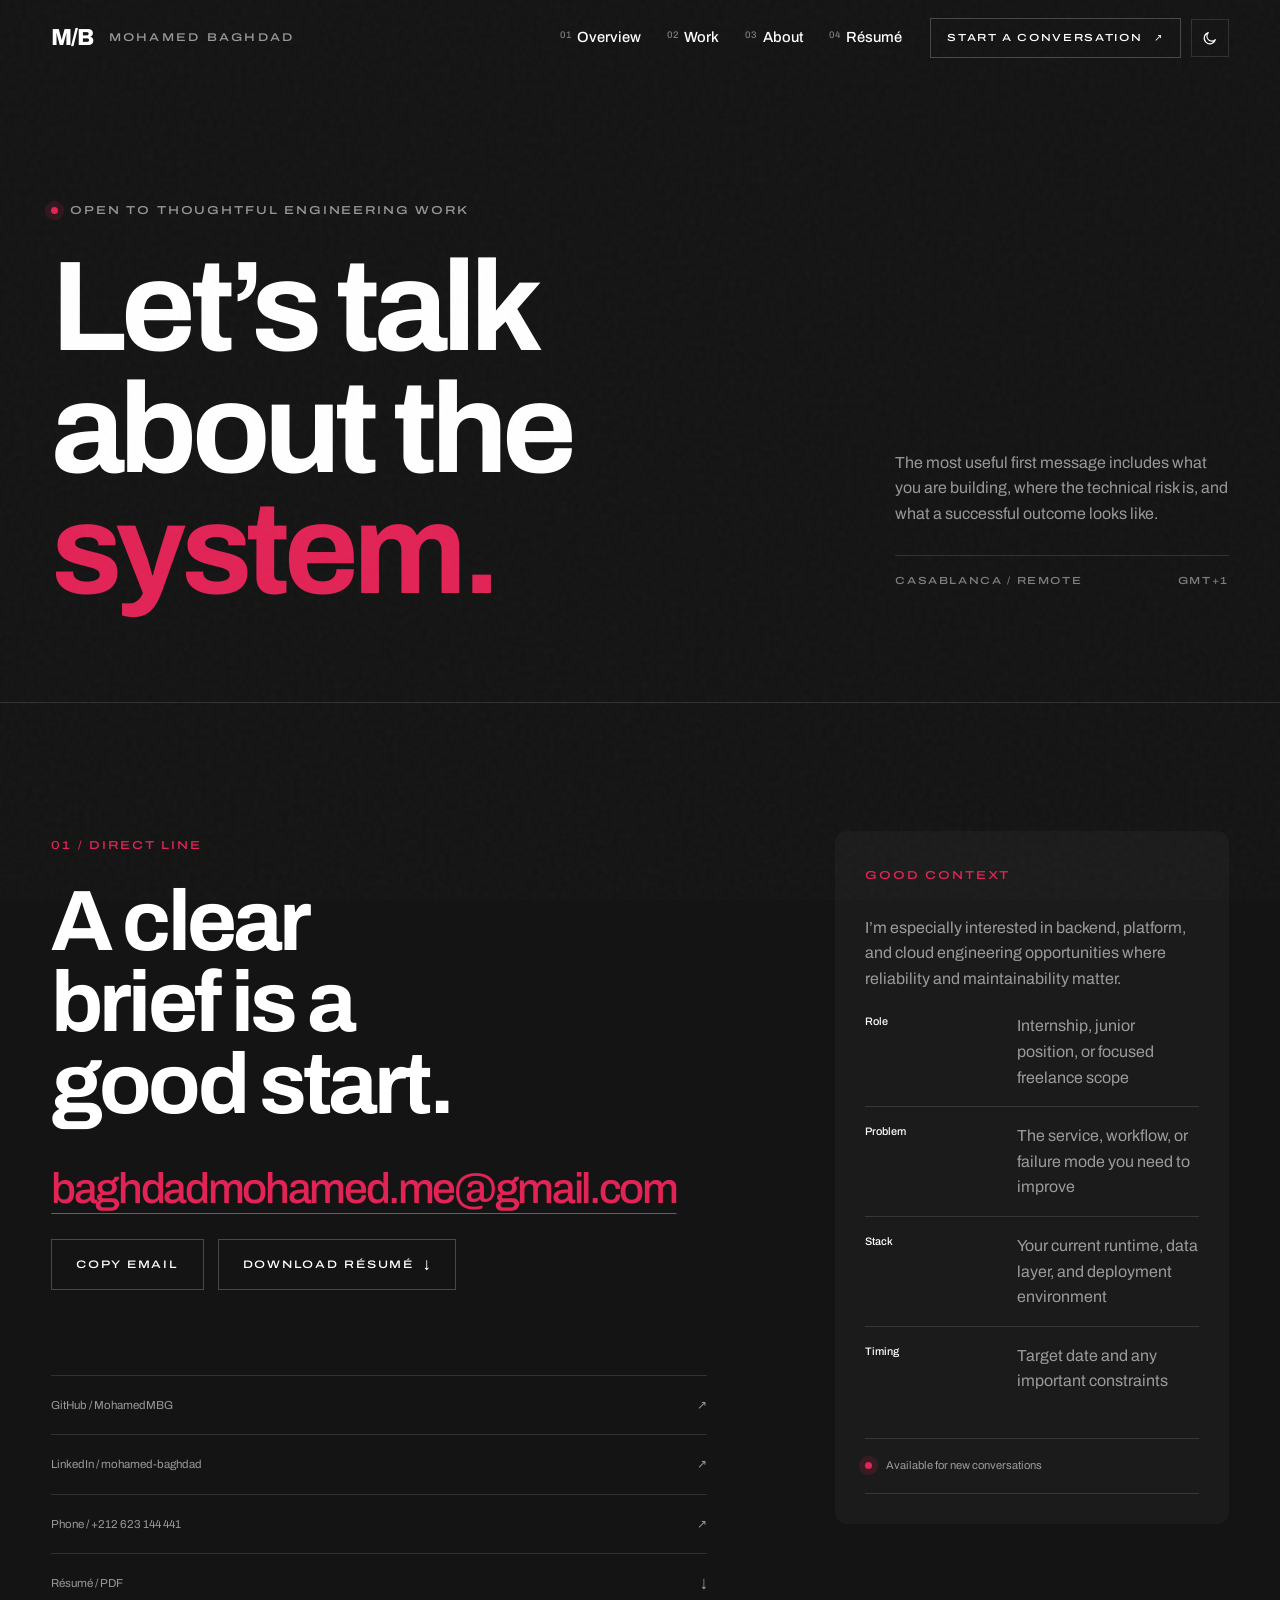
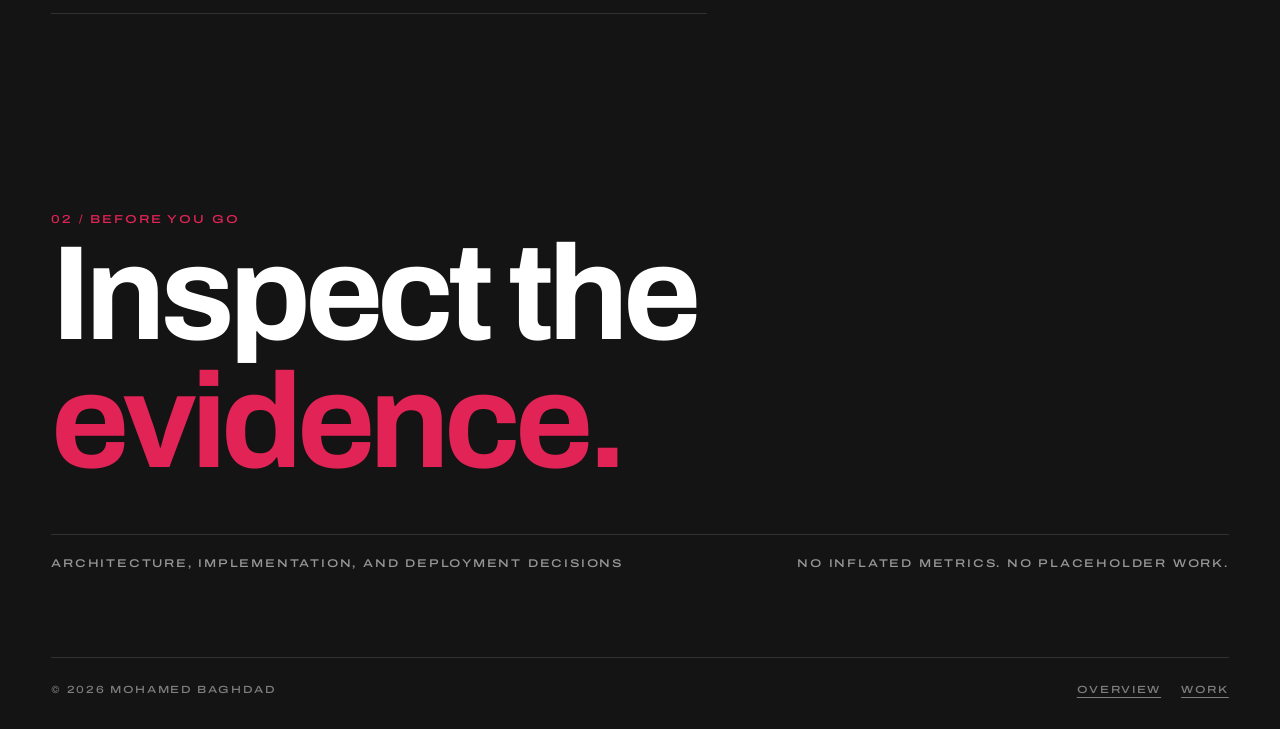
<file: contact-mohamed-baghdad.html>
<!DOCTYPE html>
<html lang="en">
<head>
  <meta charset="utf-8">
  <meta name="viewport" content="width=device-width, initial-scale=1">
  <title>Contact Mohamed Baghdad — Backend Engineer</title>
  <meta name="description" content="Contact Mohamed Baghdad about backend engineering, cloud systems, internships, junior roles, or selected freelance projects.">
  <meta name="theme-color" content="#141414">
  <link rel="canonical" href="https://mohamedbaghdad.online/contact-mohamed-baghdad.html">
  <link rel="icon" href="assets/favicon.svg" type="image/svg+xml">
  <meta property="og:type" content="website">
  <meta property="og:title" content="Contact Mohamed Baghdad — Backend Engineer">
  <meta property="og:description" content="Start a conversation about backend engineering, cloud systems, or software delivery.">
  <meta property="og:url" content="https://mohamedbaghdad.online/contact-mohamed-baghdad.html">
  <meta property="og:image" content="https://mohamedbaghdad.online/assets/profile.jpg">
  <link rel="preconnect" href="https://fonts.googleapis.com">
  <link rel="preconnect" href="https://fonts.gstatic.com" crossorigin>
  <link rel="stylesheet" href="https://fonts.googleapis.com/css2?family=Archivo:wdth,wght@75..125,300..800&amp;family=IBM+Plex+Mono:ital,wght@0,400;0,500;1,400&amp;display=swap">
  <link rel="stylesheet" href="assets/styles.css">
  <script>
    // Applied before first paint so a dark-theme visitor never sees a light flash.
    try {
      var stored = localStorage.getItem('mb-theme');
      if (stored === 'dark' || stored === 'light') document.documentElement.dataset.theme = stored;
      var dark = stored !== 'light';
      document.querySelector('meta[name="theme-color"]').content = dark ? '#141414' : '#fafafa';
    } catch (error) { /* storage blocked: fall back to the system preference */ }
  </script>
</head>
<body>
  <a class="skip-link" href="#main">Skip to content</a>
  <div class="scroll-progress" aria-hidden="true"></div>
  <header class="site-header"><div class="nav-shell"><nav class="nav-core" aria-label="Primary navigation">
    <a class="brand" href="index.html" aria-label="Mohamed Baghdad, home"><span class="brand-mark" aria-hidden="true">M/B</span><span class="brand-name">Mohamed Baghdad</span></a>
    <div class="nav-right">
      <ul class="nav-links"><li><a href="index.html">Overview</a></li><li><a href="projects-mohamed-baghdad.html">Work</a></li><li><a href="about-mohamed-baghdad.html">About</a></li><li><a href="assets/Mohamed_Baghdad_Resume.pdf" download>Résumé</a></li><li><a class="nav-cta" href="contact-mohamed-baghdad.html" aria-current="page">Start a conversation <span class="arrow-box" aria-hidden="true">↗</span></a></li></ul>
      <div class="nav-tools">
        <button class="theme-toggle" type="button" aria-pressed="false" aria-label="Switch to dark theme">
          <svg class="icon-light" viewBox="0 0 24 24" fill="none" stroke="currentColor" stroke-width="1.7" stroke-linecap="round" aria-hidden="true"><circle cx="12" cy="12" r="4"/><path d="M12 2v2M12 20v2M4.9 4.9l1.4 1.4M17.7 17.7l1.4 1.4M2 12h2M20 12h2M4.9 19.1l1.4-1.4M17.7 6.3l1.4-1.4"/></svg>
          <svg class="icon-dark" viewBox="0 0 24 24" fill="none" stroke="currentColor" stroke-width="1.7" stroke-linecap="round" stroke-linejoin="round" aria-hidden="true"><path d="M20 14.5A8.5 8.5 0 1 1 9.5 4a6.8 6.8 0 0 0 10.5 10.5Z"/></svg>
        </button>
        <button class="menu-button" type="button" aria-expanded="false" aria-controls="mobile-menu" aria-label="Open navigation"><span></span><span></span></button>
      </div>
    </div>
  </nav></div></header>
  <nav class="mobile-menu" id="mobile-menu" aria-label="Mobile navigation"><a href="index.html">Overview</a><a href="projects-mohamed-baghdad.html">Work</a><a href="about-mohamed-baghdad.html">About</a><a href="assets/Mohamed_Baghdad_Resume.pdf" download>Résumé</a><a href="contact-mohamed-baghdad.html">Contact</a></nav>

  <main class="page-main" id="main">
    <section class="page-hero">
      <div class="container page-hero-grid">
        <div><div class="kicker reveal"><span class="live-dot" aria-hidden="true"></span> Open to thoughtful engineering work</div><h1 class="reveal">Let’s talk about the <span class="signal">system.</span></h1></div>
        <div class="page-hero-aside reveal"><p>The most useful first message includes what you are building, where the technical risk is, and what a successful outcome looks like.</p><div class="proof-line"><span>CASABLANCA / REMOTE</span><span>GMT+1</span></div></div>
      </div>
    </section>

    <section class="section">
      <div class="container contact-grid">
        <div class="reveal">
          <span class="section-index">01 / direct line</span>
          <h2 class="section-title contact-heading">A clear brief is a good start.</h2>
          <a class="contact-email" href="mailto:baghdadmohamed.me@gmail.com" translate="no">baghdadmohamed.me@gmail.com</a>
          <div class="contact-actions">
            <button class="button-ghost" type="button" data-copy="baghdadmohamed.me@gmail.com" data-copy-status="#contact-copy-status"><span data-copy-label>Copy email</span></button>
            <a class="button-ghost" href="assets/Mohamed_Baghdad_Resume.pdf" download>Download résumé <span aria-hidden="true">↓</span></a>
          </div>
          <span class="status-live" id="contact-copy-status" role="status" aria-live="polite"></span>
          <ul class="contact-list">
            <li><a href="https://github.com/MohamedMBG" target="_blank" rel="noreferrer"><span>GitHub / MohamedMBG</span><span>↗</span></a></li>
            <li><a href="https://www.linkedin.com/in/mohamed-baghdad-4b3035239/" target="_blank" rel="noreferrer"><span>LinkedIn / mohamed-baghdad</span><span>↗</span></a></li>
            <li><a href="tel:+212623144441"><span>Phone&nbsp;/&nbsp;<span translate="no">+212&nbsp;623&nbsp;144&nbsp;441</span></span><span aria-hidden="true">↗</span></a></li>
            <li><a href="assets/Mohamed_Baghdad_Resume.pdf" download><span>Résumé / PDF</span><span>↓</span></a></li>
          </ul>
        </div>
        <aside class="contact-aside reveal" aria-label="What to include in your first message">
          <span class="section-index">Good context</span>
          <p class="contact-aside-intro">I’m especially interested in backend, platform, and cloud engineering opportunities where reliability and maintainability matter.</p>
          <ul class="decision-list">
            <li><strong>Role</strong><span>Internship, junior position, or focused freelance scope</span></li>
            <li><strong>Problem</strong><span>The service, workflow, or failure mode you need to improve</span></li>
            <li><strong>Stack</strong><span>Your current runtime, data layer, and deployment environment</span></li>
            <li><strong>Timing</strong><span>Target date and any important constraints</span></li>
          </ul>
          <div class="availability contact-availability"><span class="live-dot" aria-hidden="true"></span> Available for new conversations</div>
        </aside>
      </div>
    </section>

    <section class="cta-section"><div class="container"><span class="section-index reveal">02 / before you go</span><h2 class="reveal">Inspect the <a href="projects-mohamed-baghdad.html">evidence.</a></h2><div class="cta-meta reveal"><span>Architecture, implementation, and deployment decisions</span><span>No inflated metrics. No placeholder work.</span></div></div></section>
  </main>

  <footer class="site-footer"><div class="container footer-inner"><span>© <span data-year></span> Mohamed Baghdad</span><div class="footer-links"><a href="index.html">Overview</a><a href="projects-mohamed-baghdad.html">Work</a></div></div></footer>
  <script src="assets/site.js" defer></script>
</body>
</html>
</file>
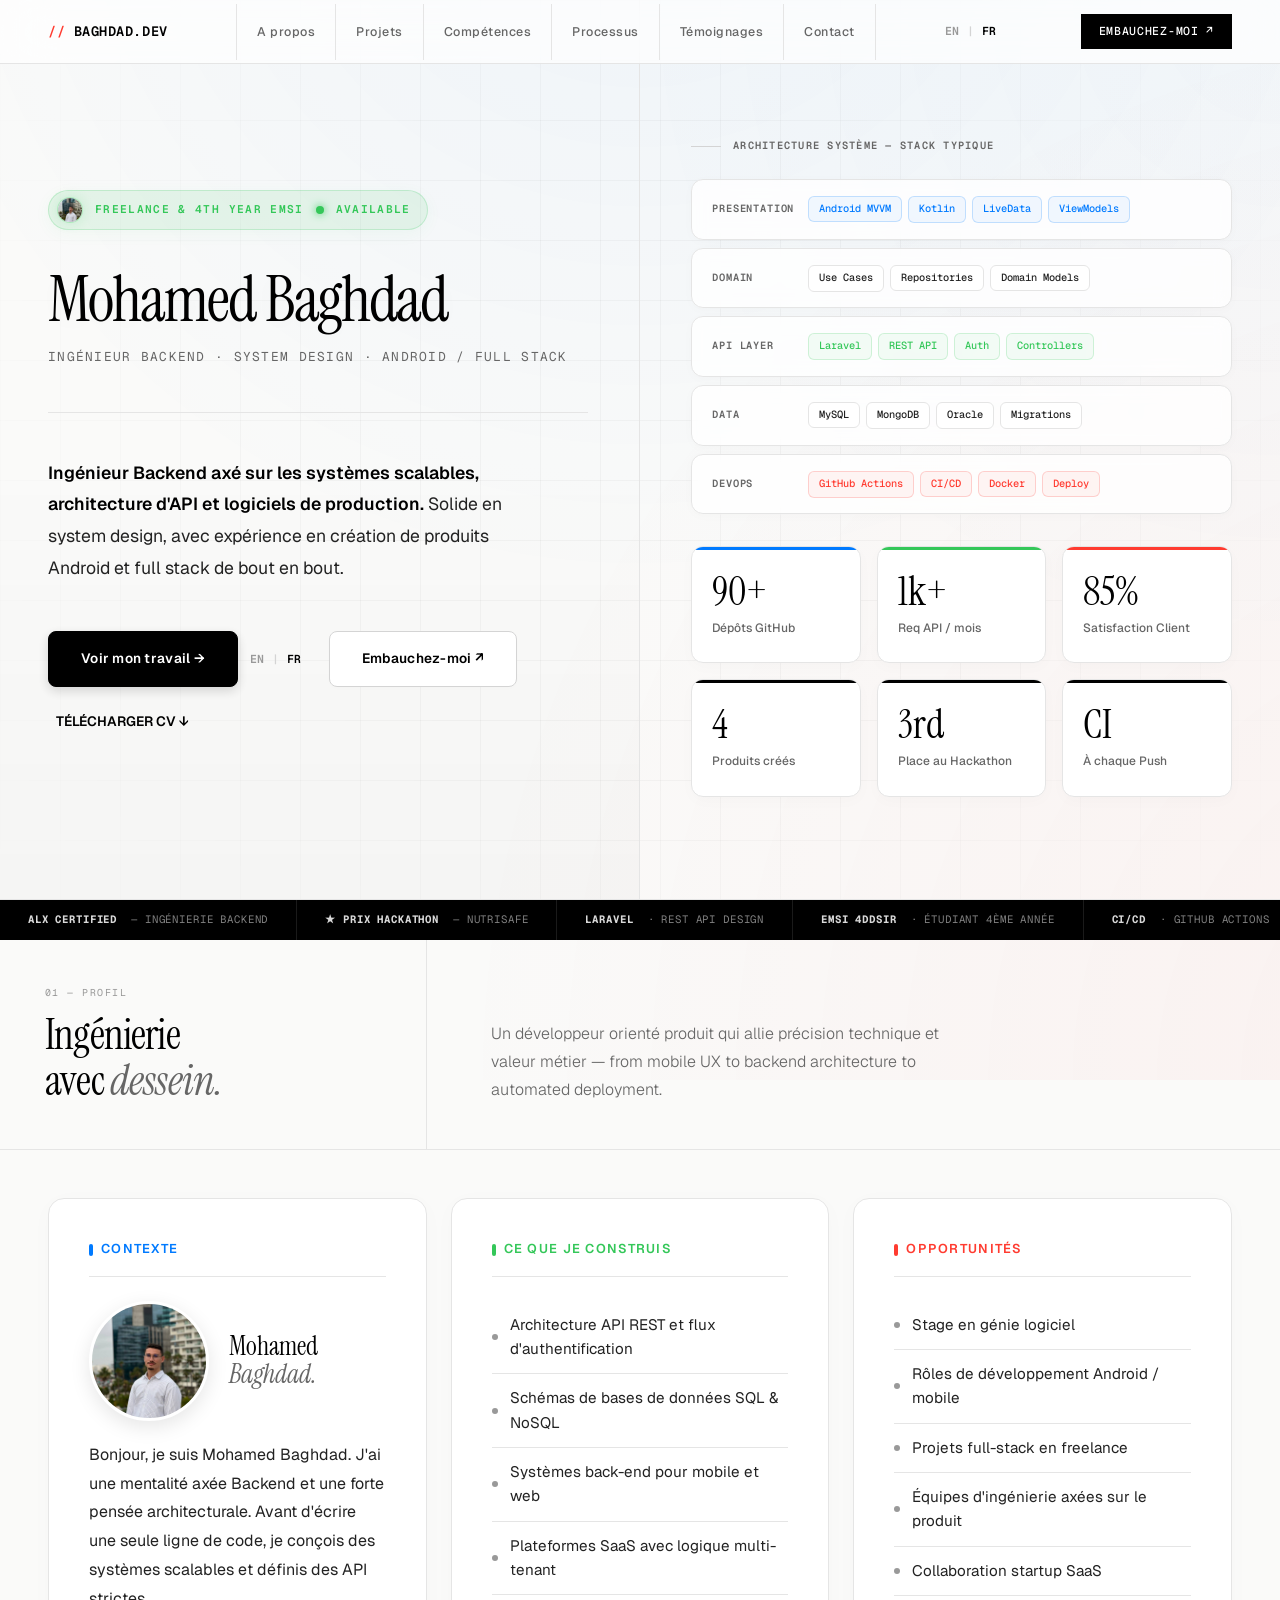
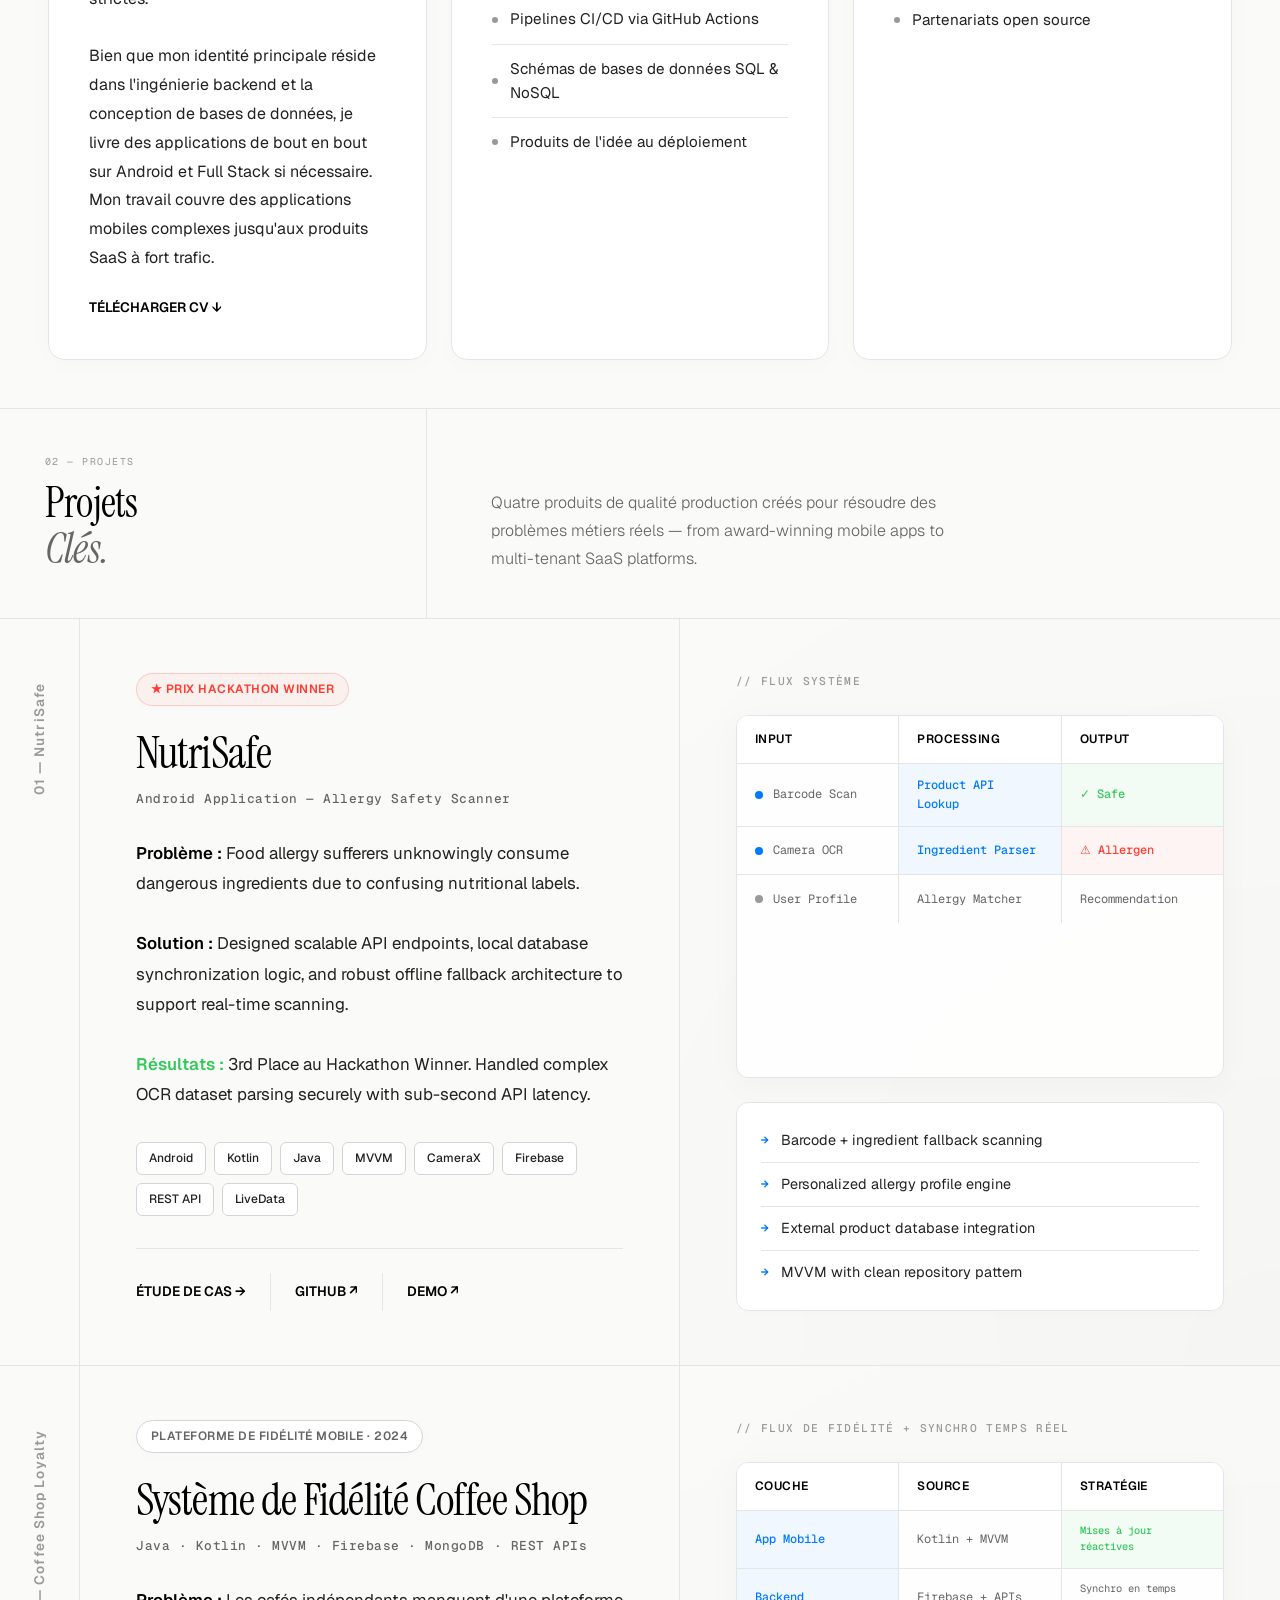
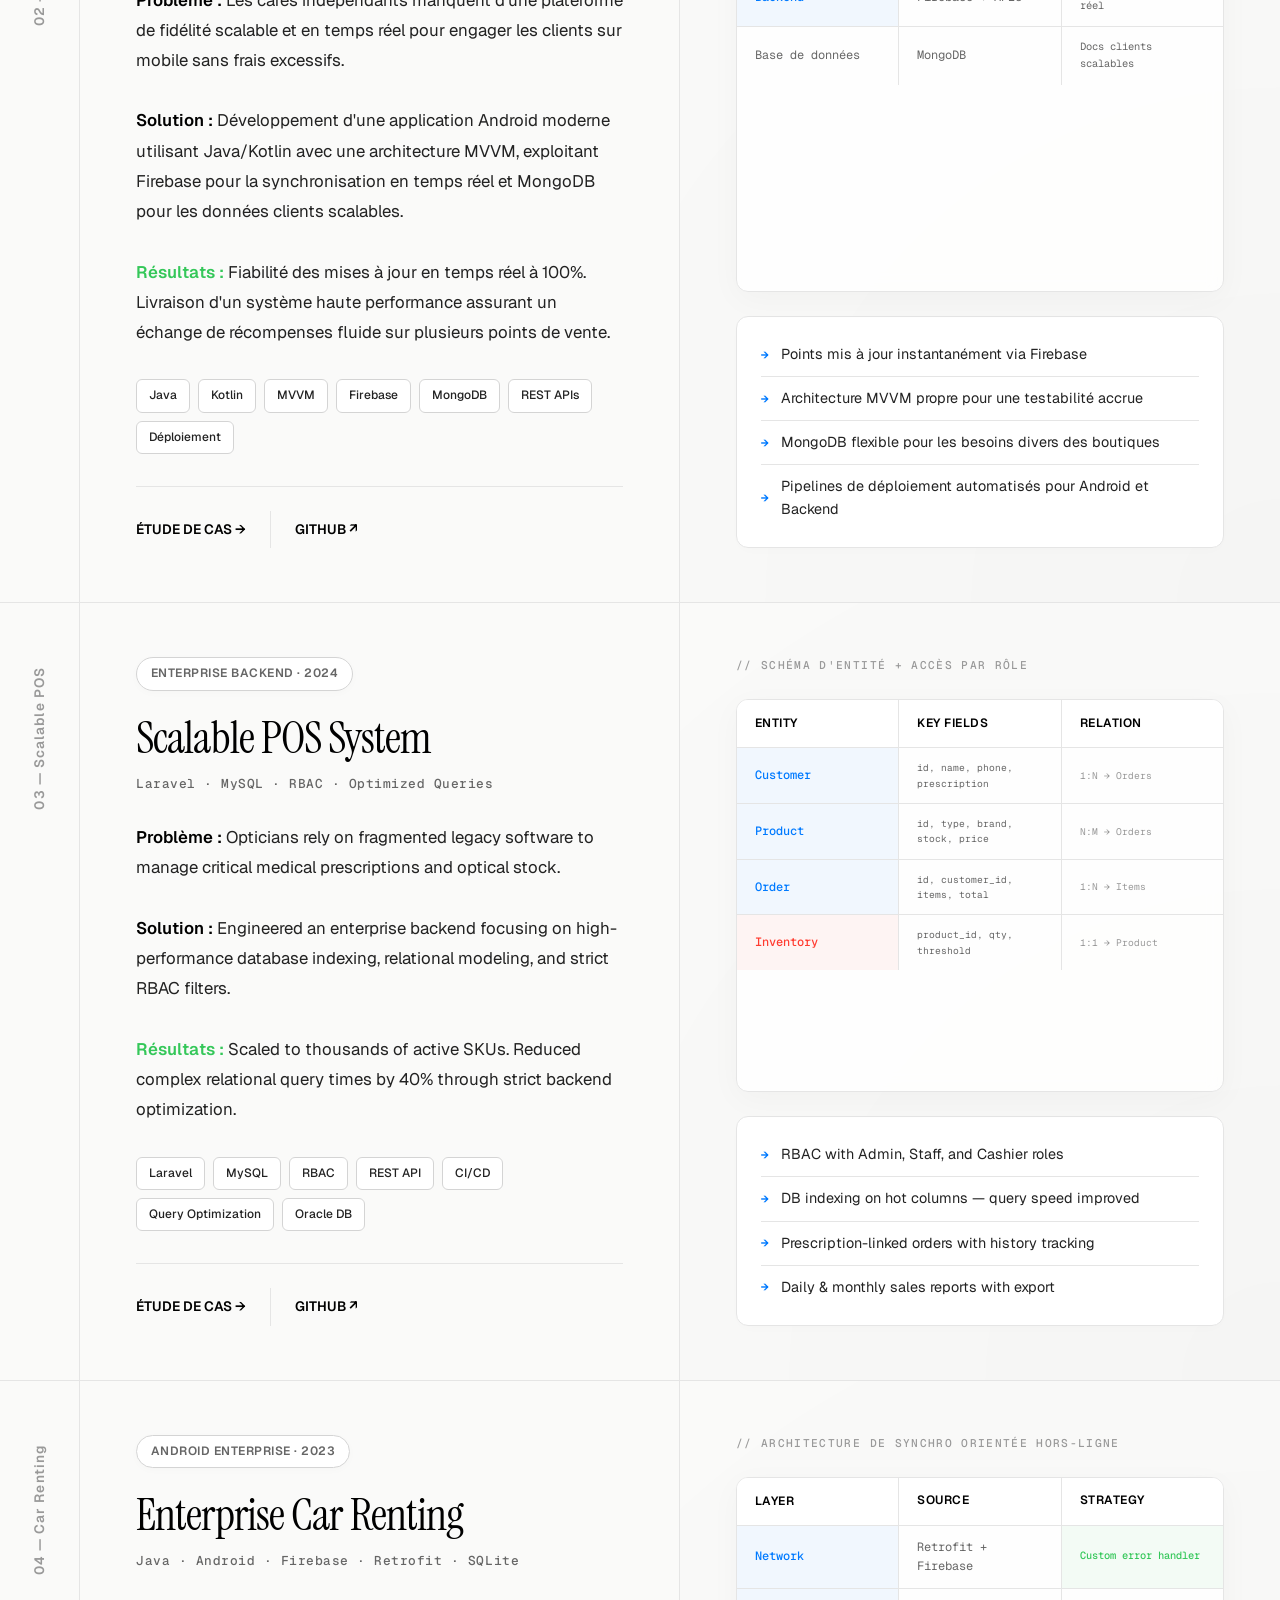
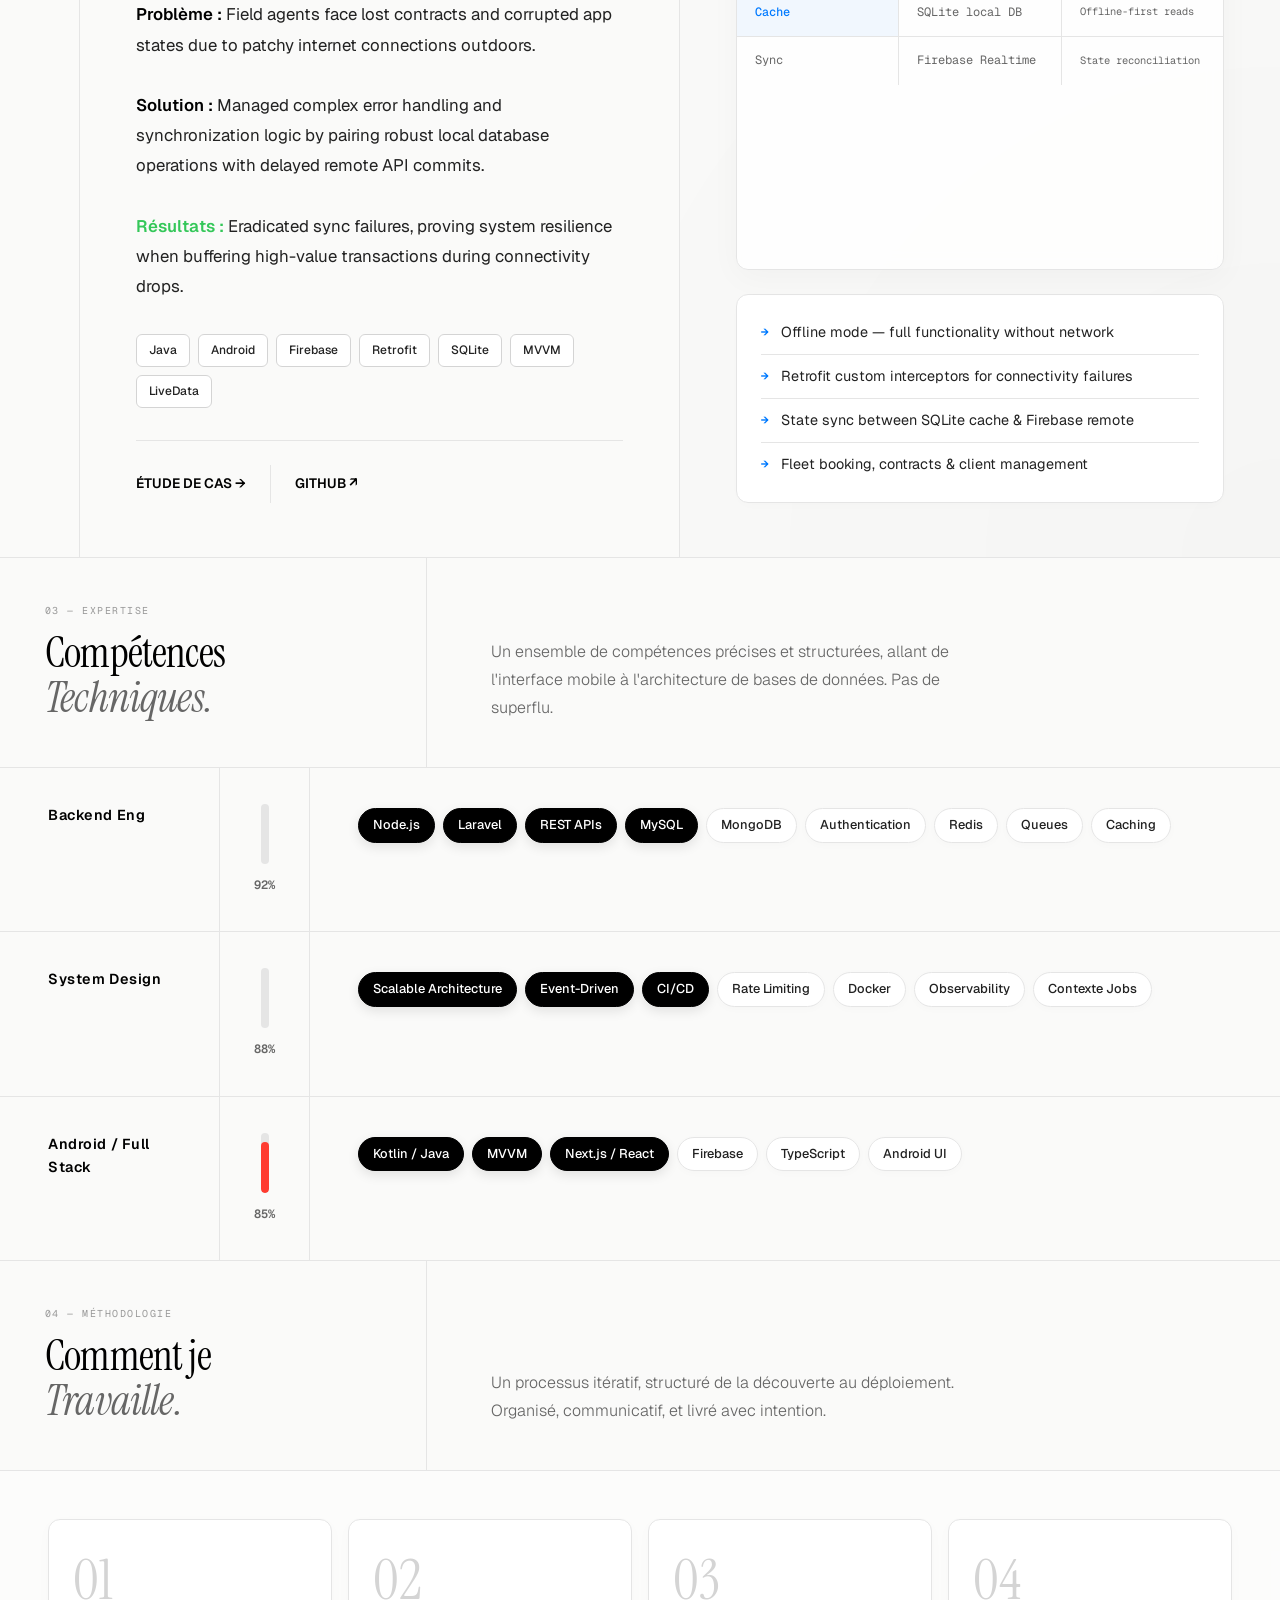
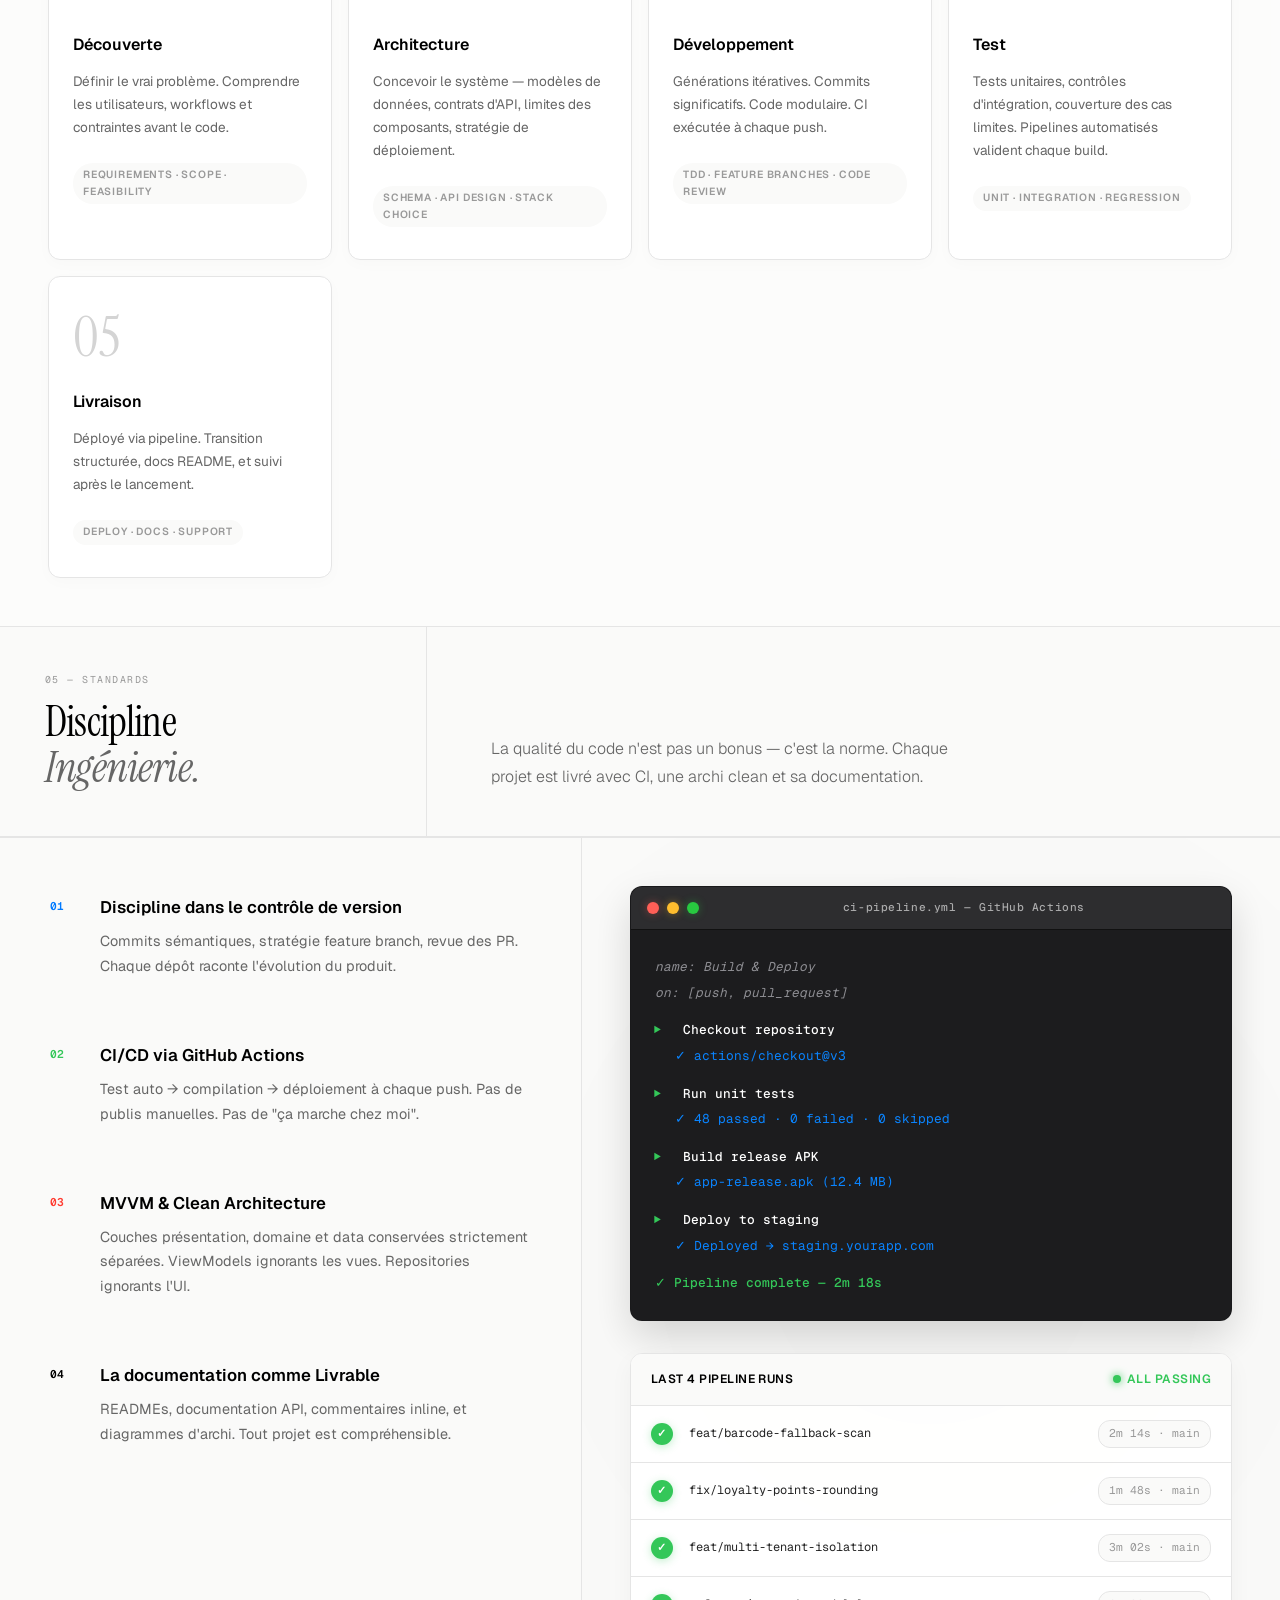
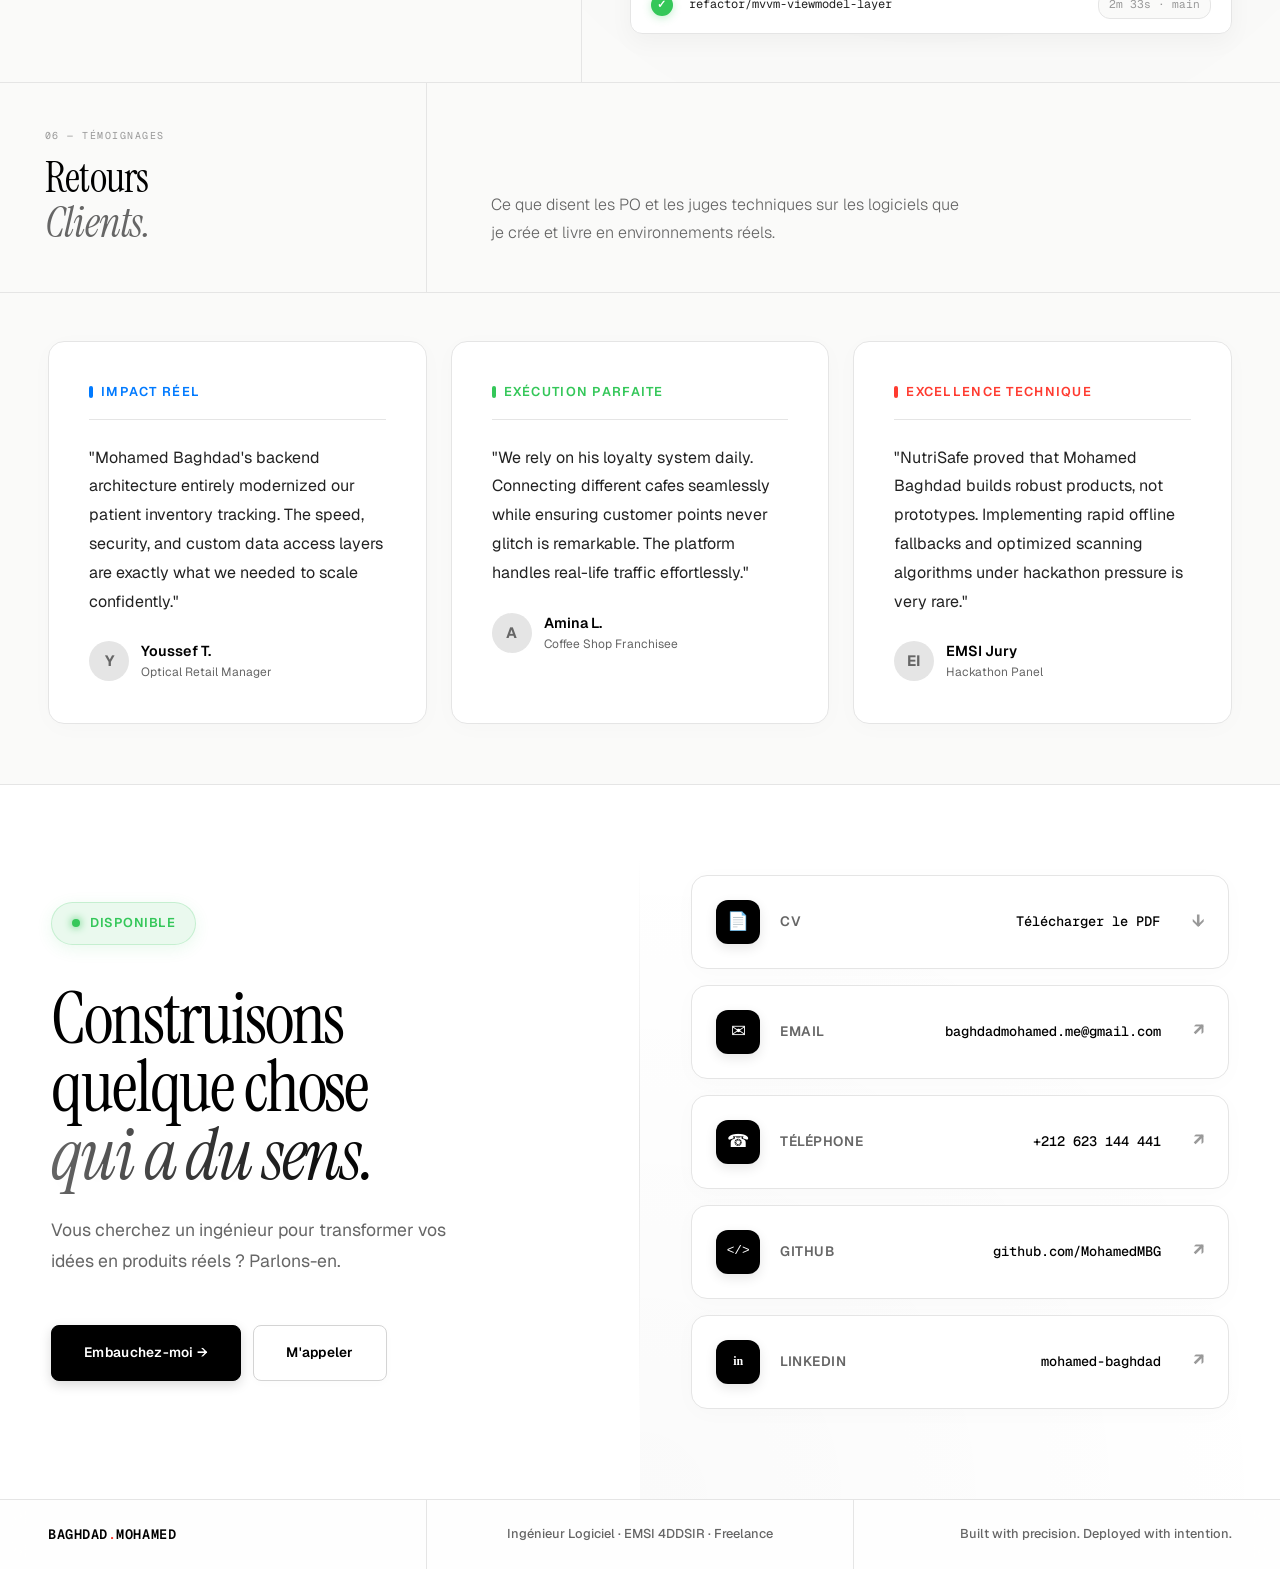
<file: index-fr.html>
<!DOCTYPE html>
<html lang="fr">
<head>
<meta charset="UTF-8">
<meta name="viewport" content="width=device-width, initial-scale=1.0">
<title>Mohamed Baghdad | Backend Engineer & System Design</title>
<meta name="description" content="Portfolio of Mohamed Baghdad (often searched as Baghdad Mohamed), an ALX Certified Backend Engineer specializing in scalable SaaS, POS systems, and Android MVVM mobile products. Available for freelance.">
<meta name="keywords" content="Mohamed Baghdad, Baghdad Mohamed, Software Engineer, Backend Developer, Android Developer, Laravel, Freelance, SaaS, POS, EMSI">
<meta name="author" content="Mohamed Baghdad, Baghdad Mohamed">
<meta name="robots" content="index, follow">
<meta property="og:type" content="website">
<meta property="og:title" content="Baghdad Mohamed (Mohamed Baghdad) | Software Engineer">
<meta property="og:description" content="I build scalable SaaS & POS systems that handle real-world traffic. ALX Certified Backend Engineer.">
<meta name="twitter:card" content="summary_large_image">
<meta name="twitter:title" content="Mohamed Baghdad | Software Engineer">
<meta name="twitter:description" content="I build scalable SaaS & POS systems that handle real-world traffic.">
<link rel="preconnect" href="https://fonts.googleapis.com">
<link rel="preconnect" href="https://fonts.gstatic.com" crossorigin>
<link href="https://fonts.googleapis.com/css2?family=Instrument+Serif:ital@0;1&family=Geist:wght@300;400;500;600;700&family=Geist+Mono:wght@400;500&display=swap" rel="stylesheet">
<style>
*, *::before, *::after { box-sizing: border-box; margin: 0; padding: 0; }
:root {
  --white: #ffffff;
  --off: #fafaf9;
  --paper: #f5f4f1;
  --rule: #e5e5e5;
  --rule2: #d4d4d4;
  --ink: #000000;
  --ink2: #222222;
  --ink3: #666666;
  --ink4: #999999;
  --accent-red: #ff3b30;
  --accent-blue: #007aff;
  --accent-green: #34c759;
  --serif: 'Instrument Serif', Georgia, serif;
  --sans: 'Geist', sans-serif;
  --mono: 'Geist Mono', monospace;
  --glass-bg: rgba(255, 255, 255, 0.7);
  --glass-border: rgba(255, 255, 255, 0.4);
}
html { scroll-behavior: smooth; }
body {
  background: var(--off);
  color: var(--ink);
  font-family: var(--sans);
  font-size: 15px;
  line-height: 1.6;
  overflow-x: hidden;
  -webkit-font-smoothing: antialiased;
}

/* Ambient glow effect */
body::after {
  content: '';
  position: fixed;
  top: -20vh;
  left: -20vw;
  width: 140vw;
  height: 140vh;
  background: radial-gradient(circle at 50% 0%, rgba(0,122,255,0.05) 0%, transparent 50%),
              radial-gradient(circle at 100% 100%, rgba(255,59,48,0.05) 0%, transparent 50%);
  z-index: -2;
  pointer-events: none;
}

body::before {
  content: '';
  position: fixed;
  inset: 0;
  background-image: 
    linear-gradient(rgba(0,0,0,0.03) 1px, transparent 1px), 
    linear-gradient(90deg, rgba(0,0,0,0.03) 1px, transparent 1px);
  background-size: 60px 60px;
  -webkit-mask-image: radial-gradient(circle at center, black 40%, transparent 100%);
  mask-image: radial-gradient(circle at center, black 40%, transparent 100%);
  pointer-events: none;
  z-index: -1;
}

/* NAV */
nav {
  position: fixed;
  top: 0; left: 0; right: 0;
  z-index: 200;
  height: clamp(50px, 8vh, 64px);
  display: flex;
  align-items: center;
  justify-content: space-between;
  padding: 0 clamp(20px, 5vw, 48px);
  background: var(--glass-bg);
  backdrop-filter: blur(24px);
  -webkit-backdrop-filter: blur(24px);
  border-bottom: 1px solid var(--rule);
}
.nav-logo { font-family: var(--mono); font-size: 0.85rem; font-weight: 600; letter-spacing: 0.04em; color: var(--ink); text-transform: uppercase; }
.nav-logo em { font-style: normal; color: var(--accent-red); }
.nav-links { display: flex; align-items: center; gap: 0; list-style: none; }
.nav-links li { border-left: 1px solid var(--rule); }
.nav-links li:last-child { border-right: 1px solid var(--rule); }
.nav-links a { display: block; padding: 0 20px; height: 56px; line-height: 56px; color: var(--ink3); text-decoration: none; font-size: 0.78rem; font-weight: 500; letter-spacing: 0.04em; transition: color 0.15s, background 0.15s; }
.nav-links a:hover { color: var(--ink); background: var(--off); }
.nav-cta { font-family: var(--mono); font-size: 0.72rem; font-weight: 500; padding: 8px 18px; background: var(--ink); color: var(--white); text-decoration: none; letter-spacing: 0.06em; text-transform: uppercase; transition: background 0.15s; }
.nav-cta:hover { background: var(--ink2); }

.menu-toggle { display: none; cursor: pointer; padding: 10px; }
.menu-toggle span { display: block; width: 24px; height: 2px; background: var(--ink); margin: 4px 0; }

/* HERO */
#hero { min-height: 100vh; display: grid; grid-template-columns: 1fr 1fr; border-bottom: 1px solid var(--rule); position: relative; z-index: 1; }
.hero-left { padding: clamp(80px, 12vh, 140px) clamp(24px, 4vw, 64px) clamp(40px, 8vh, 80px) clamp(24px, 4vw, 48px); display: flex; flex-direction: column; justify-content: center; border-right: 1px solid var(--rule); position: relative; }
.hero-left::after { content: ''; position: absolute; bottom: 0; right: 0; width: 100%; height: 50%; background: linear-gradient(to top, rgba(0,0,0,0.02), transparent); pointer-events: none; z-index: -1; }
.hero-eyebrow { display: flex; align-items: center; gap: 12px; margin-bottom: 40px; padding: 6px 16px 6px 8px; background: rgba(52, 199, 89, 0.1); border-radius: 30px; width: fit-content; border: 1px solid rgba(52, 199, 89, 0.2); box-shadow: 0 4px 16px rgba(52,199,89,0.05); }
.hero-avatar { width: 26px; height: 26px; border-radius: 50%; overflow: hidden; border: 1px solid rgba(52, 199, 89, 0.4); flex-shrink: 0; box-shadow: 0 0 12px rgba(52,199,89,0.2); background: var(--white); }
.hero-avatar img { width: 100%; height: 100%; object-fit: cover; display: block; }
.eyebrow-dot { width: 8px; height: 8px; background: var(--accent-green); border-radius: 50%; flex-shrink: 0; animation: blink 2s ease-in-out infinite; box-shadow: 0 0 8px var(--accent-green); }
@keyframes blink { 0%,100%{opacity:1; transform: scale(1);} 50%{opacity:0.4; transform: scale(0.95);} }
.eyebrow-text { font-family: var(--mono); font-size: 0.7rem; letter-spacing: 0.12em; text-transform: uppercase; color: var(--accent-green); font-weight: 600; display: flex; align-items: center; gap: 10px; }
.hero-name { font-family: var(--serif); font-size: clamp(3rem, 8vw, 5.5rem); font-weight: 400; line-height: 0.95; letter-spacing: -0.03em; margin-bottom: 16px; color: var(--ink); text-shadow: 0 4px 24px rgba(0,0,0,0.03); }
.hero-name em { font-style: italic; color: transparent; background: linear-gradient(90deg, var(--ink3), var(--ink)); -webkit-background-clip: text; background-clip: text; }
.hero-role { font-family: var(--mono); font-size: 0.8rem; letter-spacing: 0.1em; text-transform: uppercase; color: var(--ink3); margin-bottom: 44px; padding-bottom: 44px; border-bottom: 1px solid var(--rule); }
.hero-desc { font-size: clamp(1rem, 1vw + 0.8rem, 1.1rem); color: var(--ink2); line-height: 1.8; font-weight: 400; max-width: 460px; margin-bottom: 48px; }
.hero-desc strong { font-weight: 600; color: var(--ink); }
.hero-actions { display: flex; gap: 12px; }
.btn-ink { padding: 16px 32px; background: var(--ink); color: var(--white); font-family: var(--sans); font-size: 0.85rem; font-weight: 600; letter-spacing: 0.02em; text-decoration: none; border: 1px solid var(--ink); border-radius: 8px; transition: all 0.2s cubic-bezier(0.16, 1, 0.3, 1); box-shadow: 0 4px 12px rgba(0,0,0,0.15); }
.btn-ink:hover { background: var(--white); color: var(--ink); transform: translateY(-2px); box-shadow: 0 8px 24px rgba(0,0,0,0.1); }
.btn-ghost { padding: 16px 32px; background: var(--white); color: var(--ink); font-family: var(--sans); font-size: 0.85rem; font-weight: 600; letter-spacing: 0.02em; text-decoration: none; border: 1px solid var(--rule2); border-radius: 8px; transition: all 0.2s cubic-bezier(0.16, 1, 0.3, 1); box-shadow: 0 2px 8px rgba(0,0,0,0.02); }
.btn-ghost:hover { border-color: var(--ink); transform: translateY(-2px); box-shadow: 0 6px 16px rgba(0,0,0,0.05); }

.hero-right { padding: clamp(80px, 12vh, 140px) clamp(24px, 4vw, 48px) clamp(40px, 8vh, 80px) clamp(24px, 4vw, 64px); display: flex; flex-direction: column; justify-content: center; background: radial-gradient(circle at top right, rgba(0,122,255,0.03), transparent 60%); }
.arch-title { font-family: var(--mono); font-size: 0.65rem; letter-spacing: 0.12em; text-transform: uppercase; color: var(--ink3); margin-bottom: 24px; display: flex; align-items: center; gap: 12px; font-weight: 600; }
.arch-title::before { content: ''; width: 30px; height: 1px; background: var(--rule2); }
.arch-layers { display: flex; flex-direction: column; gap: 8px; }
.arch-layer { padding: 16px 20px; border: 1px solid var(--rule); border-radius: 12px; display: flex; align-items: center; gap: 16px; background: rgba(255,255,255,0.8); backdrop-filter: blur(8px); box-shadow: 0 2px 12px rgba(0,0,0,0.02); transition: transform 0.2s, box-shadow 0.2s; }
.arch-layer:hover { transform: translateX(8px); box-shadow: 0 6px 20px rgba(0,0,0,0.04); border-color: var(--rule2); }
.al-label { font-family: var(--mono); font-size: 0.65rem; font-weight: 600; letter-spacing: 0.08em; text-transform: uppercase; color: var(--ink3); width: 80px; flex-shrink: 0; }
.al-content { display: flex; gap: 6px; flex-wrap: wrap; flex: 1; }
.al-chip { padding: 4px 10px; font-family: var(--mono); font-size: 0.65rem; border-radius: 6px; border: 1px solid var(--rule); color: var(--ink2); background: var(--white); font-weight: 500; }
.al-chip.blue { border-color: rgba(0,122,255,0.2); color: var(--accent-blue); background: rgba(0,122,255,0.05); }
.al-chip.green { border-color: rgba(52,199,89,0.2); color: var(--accent-green); background: rgba(52,199,89,0.05); }
.al-chip.red { border-color: rgba(255,59,48,0.2); color: var(--accent-red); background: rgba(255,59,48,0.05); }
.hero-metrics { display: grid; grid-template-columns: repeat(3,1fr); gap: 16px; margin-top: 32px; }
.hm-item { padding: 24px 20px; background: var(--white); border-radius: 12px; border: 1px solid var(--rule); box-shadow: 0 4px 16px rgba(0,0,0,0.02); position: relative; overflow: hidden; }
.hm-item::before { content: ''; position: absolute; top: 0; left: 0; width: 100%; height: 3px; background: var(--ink); }
.hm-item:nth-child(1)::before { background: var(--accent-blue); }
.hm-item:nth-child(2)::before { background: var(--accent-green); }
.hm-item:nth-child(3)::before { background: var(--accent-red); }
.hm-num { font-family: var(--serif); font-size: 2.5rem; font-weight: 400; line-height: 1; margin-bottom: 8px; color: var(--ink); }
.hm-label { font-family: var(--sans); font-size: 0.75rem; font-weight: 500; color: var(--ink3); }

/* TICKER */
.ticker { background: var(--ink); overflow: hidden; height: 40px; display: flex; align-items: center; position: relative; z-index: 1; }
.ticker-inner { display: flex; white-space: nowrap; animation: ticker 35s linear infinite; }
@keyframes ticker { 0%{transform:translateX(0)} 100%{transform:translateX(-50%)} }
.ticker-item { display: inline-flex; align-items: center; gap: 14px; padding: 0 28px; font-family: var(--mono); font-size: 0.67rem; letter-spacing: 0.08em; text-transform: uppercase; color: rgba(255,255,255,0.5); border-right: 1px solid rgba(255,255,255,0.1); height: 40px; }
.ticker-item strong { color: rgba(255,255,255,0.85); }

/* SECTION COMMONS */
.section-wrap { position: relative; z-index: 1; border-bottom: 1px solid var(--rule); }
.section-header { display: grid; grid-template-columns: 1fr 2fr; gap: 0; border-bottom: 1px solid var(--rule); }
.sh-left { padding: clamp(32px, 5vh, 48px); border-right: 1px solid var(--rule); display: flex; flex-direction: column; justify-content: flex-end; }
.sh-index { font-family: var(--mono); font-size: 0.62rem; letter-spacing: 0.15em; text-transform: uppercase; color: var(--ink4); margin-bottom: 12px; }
.sh-title { font-family: var(--serif); font-size: clamp(1.8rem, 4vw, 2.6rem); font-weight: 400; line-height: 1.1; letter-spacing: -0.02em; }
.sh-title em { font-style: italic; color: var(--ink3); }
.sh-right { padding: clamp(32px, 5vh, 48px) clamp(32px, 5vw, 64px); display: flex; align-items: flex-end; }
.sh-desc { font-size: clamp(0.9rem, 1vw + 0.7rem, 1rem); color: var(--ink3); max-width: 480px; line-height: 1.75; font-weight: 300; }

/* ABOUT */
.about-grid { display: grid; grid-template-columns: repeat(auto-fit, minmax(300px, 1fr)); gap: 24px; padding: clamp(24px, 4vw, 48px); }
.about-col { padding: 40px; background: var(--white); border: 1px solid var(--rule); border-radius: 16px; box-shadow: 0 4px 24px rgba(0,0,0,0.02); transition: transform 0.3s, box-shadow 0.3s; }
.about-col:hover { transform: translateY(-4px); box-shadow: 0 12px 32px rgba(0,0,0,0.06); }
.ac-label { font-family: var(--sans); font-size: 0.8rem; font-weight: 600; letter-spacing: 0.1em; text-transform: uppercase; color: var(--accent-blue); margin-bottom: 24px; padding-bottom: 16px; border-bottom: 1px solid var(--rule); display: flex; align-items: center; gap: 8px; }
.ac-label::before { content: ''; width: 4px; height: 12px; background: var(--accent-blue); border-radius: 2px; }
.about-col:nth-child(2) .ac-label { color: var(--accent-green); }
.about-col:nth-child(2) .ac-label::before { background: var(--accent-green); }
.about-col:nth-child(3) .ac-label { color: var(--accent-red); }
.about-col:nth-child(3) .ac-label::before { background: var(--accent-red); }
.ac-text { font-size: 1rem; color: var(--ink2); line-height: 1.8; font-weight: 400; }
.ac-text strong { font-weight: 600; color: var(--ink); }
.ac-list { list-style: none; }
.ac-list li { padding: 12px 0; border-bottom: 1px solid var(--rule); font-size: 0.95rem; color: var(--ink2); display: flex; align-items: center; gap: 12px; font-weight: 400; transition: transform 0.2s; }
.ac-list li:hover { transform: translateX(4px); }
.ac-list li:last-child { border-bottom: none; }
.ac-list li::before { content: ''; width: 6px; height: 6px; background: var(--ink4); border-radius: 50%; flex-shrink: 0; transition: background 0.2s; }
.ac-list li:hover::before { background: var(--ink); }
.ab-profile { display: flex; align-items: center; gap: 20px; margin-bottom: 20px; }
.ab-avatar { width: 120px; height: 120px; border-radius: 50%; overflow: hidden; border: 3px solid var(--white); flex-shrink: 0; box-shadow: 0 6px 20px rgba(0,0,0,0.1); background: var(--off); transition: transform 0.3s ease, box-shadow 0.3s ease; cursor: pointer; }
.ab-avatar:hover { transform: translateY(-2px); box-shadow: 0 8px 24px rgba(0,0,0,0.14); }
.ab-avatar img { width: 100%; height: 100%; object-fit: cover; display: block; }
.ab-name { font-family: var(--serif); font-size: 1.6rem; color: var(--ink); line-height: 1.1; }
.ab-name em { font-style: italic; color: var(--ink3); }

/* PROJECTS */
.project-entry { border-bottom: 1px solid var(--rule); display: grid; grid-template-columns: 80px 1fr 1fr; min-height: 460px; transition: all 0.3s ease; position: relative; }
.project-entry:last-child { border-bottom: none; }
.project-entry:hover { background: rgba(255,255,255,0.5); }
.project-entry::after { content: ''; position: absolute; left: 0; top: 0; width: 3px; height: 0; background: var(--ink); transition: height 0.3s ease; }
.project-entry:hover::after { height: 100%; }
.pe-index { border-right: 1px solid var(--rule); display: flex; flex-direction: column; align-items: center; padding: 64px 0; }
.pe-num-v { font-family: var(--sans); font-size: 0.85rem; font-weight: 600; letter-spacing: 0.08em; color: var(--ink4); writing-mode: vertical-rl; text-orientation: mixed; transform: rotate(180deg); transition: color 0.3s; }
.project-entry:hover .pe-num-v { color: var(--ink); }
.pe-info { padding: clamp(40px, 6vh, 64px) clamp(32px, 5vw, 56px); border-right: 1px solid var(--rule); display: flex; flex-direction: column; }
.pe-badge { display: inline-flex; align-items: center; gap: 8px; padding: 6px 14px; border: 1px solid var(--rule2); border-radius: 20px; font-family: var(--sans); font-size: 0.75rem; font-weight: 600; letter-spacing: 0.04em; text-transform: uppercase; color: var(--ink3); margin-bottom: 24px; width: fit-content; background: var(--white); box-shadow: 0 2px 8px rgba(0,0,0,0.02); }
.pe-badge.award { border-color: rgba(255,59,48,0.2); color: var(--accent-red); background: rgba(255,59,48,0.05); }
.pe-name { font-family: var(--serif); font-size: clamp(2rem, 4vw, 2.8rem); font-weight: 400; letter-spacing: -0.02em; line-height: 1.05; margin-bottom: 12px; }
.pe-sub { font-family: var(--mono); font-size: 0.8rem; letter-spacing: 0.04em; color: var(--ink3); margin-bottom: 28px; font-weight: 500; }
.pe-desc { font-size: 1.05rem; color: var(--ink2); line-height: 1.8; font-weight: 400; margin-bottom: 32px; flex: 1; }
.pe-stack { display: flex; flex-wrap: wrap; gap: 8px; margin-bottom: 32px; }
.pe-tech { font-family: var(--sans); font-size: 0.75rem; font-weight: 500; padding: 6px 12px; border: 1px solid var(--rule2); border-radius: 6px; color: var(--ink2); background: var(--white); transition: all 0.2s; }
.pe-tech:hover { border-color: var(--ink); color: var(--ink); transform: translateY(-2px); box-shadow: 0 4px 12px rgba(0,0,0,0.05); }
.pe-links { display: flex; gap: 0; border-top: 1px solid var(--rule); padding-top: 24px; }
.pe-link { font-family: var(--sans); font-size: 0.85rem; font-weight: 600; text-transform: uppercase; text-decoration: none; color: var(--ink); padding: 8px 24px 8px 0; margin-right: 24px; border-right: 1px solid var(--rule); display: flex; align-items: center; gap: 8px; transition: all 0.2s; }
.pe-link:last-child { border-right: none; margin-right: 0; }
.pe-link:hover { color: var(--accent-blue); transform: translateX(4px); }
.pe-visual { padding: clamp(40px, 6vh, 64px) clamp(32px, 5vw, 56px); display: flex; flex-direction: column; background: radial-gradient(circle at bottom right, rgba(0,0,0,0.02), transparent); position: relative; overflow: hidden; }
.pv-label { font-family: var(--mono); font-size: 0.7rem; font-weight: 500; letter-spacing: 0.12em; text-transform: uppercase; color: var(--ink4); margin-bottom: 24px; }
.flow-diagram { border: 1px solid var(--rule); border-radius: 12px; background: rgba(255,255,255,0.8); backdrop-filter: blur(8px); flex: 1; overflow: hidden; box-shadow: 0 8px 32px rgba(0,0,0,0.03); }
.fd-row { display: flex; border-bottom: 1px solid var(--rule); min-height: 48px; align-items: stretch; }
.fd-row:last-child { border-bottom: none; }
.fd-cell { flex: 1; padding: 12px 18px; border-right: 1px solid var(--rule); font-family: var(--mono); font-size: 0.75rem; color: var(--ink3); display: flex; align-items: center; gap: 10px; }
.fd-cell:last-child { border-right: none; }
.fd-cell.hd { background: var(--white); color: var(--ink); font-family: var(--sans); font-size: 0.75rem; font-weight: 600; letter-spacing: 0.04em; text-transform: uppercase; }
.fd-cell.bg-b { background: rgba(0,122,255,0.05); color: var(--accent-blue); font-weight: 500; }
.fd-cell.bg-g { background: rgba(52,199,89,0.05); color: var(--accent-green); font-weight: 500; }
.fd-cell.bg-r { background: rgba(255,59,48,0.05); color: var(--accent-red); font-weight: 500; }
.fd-dot { width: 8px; height: 8px; border-radius: 50%; flex-shrink: 0; }
.fd-bar { height: 6px; background: var(--rule); flex: 1; overflow: hidden; border-radius: 3px; }
.fd-bar-fill { height: 100%; background: var(--ink); border-radius: 3px; }
.pv-features { margin-top: 24px; background: var(--white); border: 1px solid var(--rule); border-radius: 12px; padding: 16px 24px; box-shadow: 0 4px 16px rgba(0,0,0,0.02); }
.pvf-item { display: flex; align-items: center; gap: 12px; padding: 10px 0; border-bottom: 1px solid var(--rule); font-size: 0.9rem; color: var(--ink2); font-weight: 400; transition: transform 0.2s; }
.project-entry:hover .pvf-item { transform: translateX(4px); }
.pvf-item:last-child { border-bottom: none; }
.pvf-item::before { content: '→'; font-family: var(--mono); font-size: 0.8rem; color: var(--accent-blue); flex-shrink: 0; font-weight: bold; }

/* SKILLS */
.skills-table { width: 100%; border-collapse: separate; border-spacing: 0; }
.skills-table tr { transition: background 0.2s; }
.skills-table tr:hover { background: rgba(255,255,255,0.6); }
.skills-table td { padding: 36px 48px; vertical-align: top; border-bottom: 1px solid var(--rule); }
.skills-table tr:last-child td { border-bottom: none; }
.skills-table td:first-child { width: 220px; border-right: 1px solid var(--rule); font-family: var(--sans); font-size: 0.9rem; font-weight: 600; letter-spacing: 0.04em; color: var(--ink); }
.skills-table td:nth-child(2) { width: 90px; border-right: 1px solid var(--rule); text-align: center; padding: 36px 20px; }
.skill-level { display: flex; flex-direction: column; align-items: center; gap: 12px; }
.skill-bar-v { width: 8px; height: 60px; background: var(--rule); position: relative; border-radius: 4px; overflow: hidden; }
.skill-bar-v-fill { position: absolute; bottom: 0; width: 100%; background: var(--ink); border-radius: 4px; transition: height 1.2s cubic-bezier(0.16, 1, 0.3, 1); }
.skills-table tr:nth-child(1) .skill-bar-v-fill { background: var(--accent-blue); }
.skills-table tr:nth-child(2) .skill-bar-v-fill { background: var(--accent-green); }
.skills-table tr:nth-child(3) .skill-bar-v-fill { background: var(--accent-red); }
.sl-pct { font-family: var(--mono); font-size: 0.75rem; font-weight: 600; color: var(--ink3); }
.skills-table tr:hover .sl-pct { color: var(--ink); }
.skills-tags-row { display: flex; flex-wrap: wrap; gap: 8px; align-items: flex-start; padding-top: 4px; }
.st-pill { padding: 6px 14px; font-family: var(--sans); font-size: 0.8rem; font-weight: 500; border: 1px solid var(--rule); border-radius: 20px; color: var(--ink2); background: var(--white); transition: all 0.2s; box-shadow: 0 2px 8px rgba(0,0,0,0.02); cursor: default; }
.st-pill:hover { border-color: var(--ink); transform: translateY(-2px); box-shadow: 0 6px 16px rgba(0,0,0,0.06); }
.st-pill.hl { border-color: var(--ink); background: var(--ink); color: var(--white); box-shadow: 0 4px 12px rgba(0,0,0,0.1); }

/* PROCESS */
.process-grid { display: grid; grid-template-columns: repeat(auto-fit, minmax(240px, 1fr)); gap: 16px; padding: 48px; background: rgba(255,255,255,0.4); }
.process-col { padding: 32px 24px; background: var(--white); border: 1px solid var(--rule); border-radius: 12px; box-shadow: 0 4px 16px rgba(0,0,0,0.02); transition: all 0.3s; position: relative; overflow: hidden; }
.process-col:hover { transform: translateY(-8px); box-shadow: 0 12px 32px rgba(0,0,0,0.06); border-color: var(--rule2); }
.process-col::before { content: ''; position: absolute; top: 0; left: 0; right: 0; height: 3px; background: linear-gradient(90deg, transparent, var(--ink), transparent); transform: translateX(-100%); transition: transform 0.6s ease; }
.process-col:hover::before { transform: translateX(100%); }
.pc-num { font-family: var(--serif); font-size: 3.5rem; font-weight: 400; color: var(--rule2); line-height: 1; margin-bottom: 24px; transition: color 0.3s; }
.process-col:hover .pc-num { color: var(--ink); }
.pc-title { font-size: 1rem; font-weight: 600; margin-bottom: 12px; color: var(--ink); }
.pc-desc { font-size: 0.85rem; color: var(--ink3); line-height: 1.7; font-weight: 400; }
.pc-tag { display: inline-block; margin-top: 24px; font-family: var(--sans); font-size: 0.65rem; font-weight: 600; letter-spacing: 0.08em; text-transform: uppercase; color: var(--ink4); padding: 4px 10px; background: var(--off); border-radius: 20px; transition: all 0.3s; }
.process-col:hover .pc-tag { background: var(--ink); color: var(--white); }

/* ENGINEERING */
.eng-grid { display: grid; grid-template-columns: 1fr 1.2fr; border-top: 1px solid var(--rule); }
.eng-left { border-right: 1px solid var(--rule); padding: 24px 0; }
.eng-item { padding: 32px 48px; display: grid; grid-template-columns: 32px 1fr; gap: 18px; align-items: start; transition: all 0.3s; border-left: 2px solid transparent; }
.eng-item:hover { background: rgba(255,255,255,0.7); border-left-color: var(--accent-blue); transform: translateX(4px); }
.ei-num { font-family: var(--mono); font-size: 0.7rem; font-weight: 600; color: var(--accent-blue); padding-top: 4px; }
.eng-item:nth-child(2) .ei-num { color: var(--accent-green); }
.eng-item:nth-child(2):hover { border-left-color: var(--accent-green); }
.eng-item:nth-child(3) .ei-num { color: var(--accent-red); }
.eng-item:nth-child(3):hover { border-left-color: var(--accent-red); }
.eng-item:nth-child(4) .ei-num { color: var(--ink); }
.eng-item:nth-child(4):hover { border-left-color: var(--ink); }
.ei-title { font-size: 1.05rem; font-weight: 600; margin-bottom: 8px; color: var(--ink); }
.ei-desc { font-size: 0.9rem; color: var(--ink3); line-height: 1.7; font-weight: 400; }
.eng-right { padding: 48px; background: radial-gradient(circle at center, rgba(0,0,0,0.02), transparent); display: flex; flex-direction: column; gap: 32px; justify-content: center; }
.terminal { border: 1px solid rgba(0,0,0,0.1); border-radius: 12px; background: #1c1c1e; font-family: var(--mono); overflow: hidden; box-shadow: 0 16px 40px rgba(0,0,0,0.15); }
.terminal-bar { background: #2d2d2f; padding: 12px 16px; display: flex; align-items: center; gap: 14px; border-bottom: 1px solid #111; }
.t-dots { display: flex; gap: 8px; }
.t-dot { width: 12px; height: 12px; border-radius: 50%; }
.t-dot.r{background:#ff5f57; box-shadow: 0 0 8px rgba(255,95,87,0.4);} 
.t-dot.y{background:#ffbd2e; box-shadow: 0 0 8px rgba(255,189,46,0.4);} 
.t-dot.g{background:#28c940; box-shadow: 0 0 8px rgba(40,201,64,0.4);}
.t-filename { font-size: 0.7rem; font-weight: 500; color: rgba(255,255,255,0.6); letter-spacing: 0.05em; flex: 1; text-align: center; }
.terminal-body { padding: 24px; font-size: 0.8rem; line-height: 2; color: #e5e5ea; }
.t-line { display: flex; }
.t-prompt { color: #34c759; margin-right: 12px; font-weight: bold; user-select: none; }
.t-cmd { color: #fff; font-weight: 500; }
.t-comment { color: #8e8e93; font-style: italic; }
.t-success { color: #34c759; font-weight: 500; }
.t-info { color: #0a84ff; padding-left: 20px; }
.t-blank { height: 12px; }
.ci-pipeline { border: 1px solid var(--rule); border-radius: 12px; background: rgba(255,255,255,0.9); backdrop-filter: blur(12px); box-shadow: 0 8px 24px rgba(0,0,0,0.04); overflow: hidden; }
.cp-header { padding: 16px 20px; border-bottom: 1px solid var(--rule); background: var(--off); font-family: var(--sans); font-size: 0.75rem; font-weight: 600; letter-spacing: 0.04em; text-transform: uppercase; color: var(--ink); display: flex; justify-content: space-between; align-items: center; }
.cp-status { color: var(--accent-green); display: flex; align-items: center; gap: 6px; font-weight: 600; }
.cp-status::before { content: ''; width: 8px; height: 8px; background: var(--accent-green); border-radius: 50%; box-shadow: 0 0 8px var(--accent-green); animation: blink 2s infinite; }
.cp-step { display: flex; align-items: center; gap: 16px; padding: 14px 20px; border-bottom: 1px solid var(--rule); font-family: var(--mono); font-size: 0.75rem; color: var(--ink2); transition: background 0.2s; }
.cp-step:hover { background: var(--white); }
.cp-step:last-child { border-bottom: none; }
.s-icon { width: 22px; height: 22px; border-radius: 50%; background: var(--accent-green); display: flex; align-items: center; justify-content: center; font-size: 0.7rem; font-weight: bold; color: var(--white); flex-shrink: 0; box-shadow: 0 2px 8px rgba(52,199,89,0.3); }
.cp-time { margin-left: auto; color: var(--ink4); font-size: 0.7rem; background: var(--off); padding: 4px 10px; border-radius: 12px; border: 1px solid var(--rule); }

/* CONTACT */
#contact { min-height: 70vh; display: grid; grid-template-columns: 1fr 1fr; background: var(--white); position: relative; z-index: 1; }
.contact-left { padding: clamp(60px, 10vh, 100px) clamp(24px, 4vw, 64px); display: flex; flex-direction: column; justify-content: center; position: relative; }
.contact-left::after { content: ''; position: absolute; right: 0; top: 10%; height: 80%; width: 1px; background: linear-gradient(to bottom, transparent, var(--rule), transparent); }
.contact-title { font-family: var(--serif); font-size: clamp(2.5rem, 6vw, 4.5rem); font-weight: 400; line-height: 0.95; letter-spacing: -0.03em; margin-bottom: 24px; text-shadow: 0 4px 24px rgba(0,0,0,0.02); }
.contact-title em { font-style: italic; color: transparent; background: linear-gradient(90deg, var(--ink3), var(--ink)); -webkit-background-clip: text; background-clip: text; }
.contact-desc { font-size: 1.1rem; color: var(--ink3); line-height: 1.8; font-weight: 400; max-width: 440px; margin-bottom: 48px; }
.contact-avail { display: inline-flex; align-items: center; gap: 10px; padding: 10px 20px; border-radius: 30px; background: rgba(52, 199, 89, 0.1); border: 1px solid rgba(52, 199, 89, 0.2); font-family: var(--sans); font-size: 0.8rem; font-weight: 600; letter-spacing: 0.04em; text-transform: uppercase; color: var(--accent-green); margin-bottom: 40px; width: fit-content; box-shadow: 0 4px 16px rgba(52,199,89,0.1); }
.contact-avail::before { content: ''; width: 8px; height: 8px; background: var(--accent-green); border-radius: 50%; animation: blink 2s infinite; box-shadow: 0 0 8px var(--accent-green); }
.contact-actions { display: flex; gap: 12px; }
.contact-right { padding: clamp(60px, 10vh, 100px) clamp(24px, 4vw, 64px); display: flex; flex-direction: column; justify-content: center; background: radial-gradient(circle at bottom left, rgba(0,0,0,0.02), transparent 70%); }
.contact-links-list { list-style: none; display: flex; flex-direction: column; gap: 16px; }
.cl-item { background: var(--white); border-radius: 16px; border: 1px solid var(--rule); box-shadow: 0 4px 24px rgba(0,0,0,0.02); transition: all 0.3s cubic-bezier(0.16, 1, 0.3, 1); }
.cl-item:hover { transform: translateX(-8px); box-shadow: -8px 12px 32px rgba(0,0,0,0.06); border-color: var(--rule2); }
.cl-item a { display: flex; align-items: center; gap: 20px; padding: 24px; text-decoration: none; color: var(--ink); width: 100%; border-radius: 16px; }
.cl-icon { width: 44px; height: 44px; border-radius: 12px; background: var(--ink); display: flex; align-items: center; justify-content: center; font-size: 1.1rem; flex-shrink: 0; color: var(--white); box-shadow: 0 4px 12px rgba(0,0,0,0.1); transition: transform 0.3s; }
.cl-item:hover .cl-icon { transform: scale(1.1) rotate(5deg); background: var(--accent-blue); }
.cl-label { flex: 1; font-family: var(--sans); font-size: 0.85rem; font-weight: 600; letter-spacing: 0.04em; text-transform: uppercase; color: var(--ink3); }
.cl-val { font-family: var(--mono); color: var(--ink); font-size: 0.85rem; font-weight: 500; }
.cl-arr { color: var(--ink4); margin-left: 12px; font-weight: bold; font-size: 1.1rem; transition: transform 0.3s, color 0.3s; }
.cl-item:hover .cl-arr { color: var(--ink); transform: translate(4px, -4px); }

/* FOOTER */
footer { padding: 0; border-top: 1px solid var(--rule); display: grid; grid-template-columns: repeat(auto-fit, minmax(200px, 1fr)); position: relative; z-index: 10; background: rgba(255,255,255,0.8); backdrop-filter: blur(12px); }
.footer-cell { padding: 24px 48px; display: flex; align-items: center; font-family: var(--sans); font-size: 0.8rem; font-weight: 500; color: var(--ink3); }
.footer-cell:nth-child(1) { border-right: 1px solid var(--rule); }
.footer-cell:last-child { border-left: 1px solid var(--rule); justify-content: flex-end; }
.footer-cell:nth-child(2) { justify-content: center; }
.footer-logo { font-family: var(--mono); font-weight: 600; font-size: 0.85rem; color: var(--ink); text-transform: uppercase; letter-spacing: 0.04em; }
.footer-logo em { font-style: normal; color: var(--accent-red); }

/* REVEAL */
.reveal { opacity: 0; transform: translateY(18px); transition: opacity 0.55s ease, transform 0.55s ease; }
.reveal.up { opacity: 1; transform: translateY(0); }
.d1{transition-delay:.08s} .d2{transition-delay:.16s} .d3{transition-delay:.24s} .d4{transition-delay:.32s} .d5{transition-delay:.4s}

/* ======= RESPONSIVE BREAKPOINTS ======= */

/* Hamburger button */
.nav-hamburger { display: none; flex-direction: column; gap: 5px; cursor: pointer; padding: 8px; border: none; background: none; }
.nav-hamburger span { display: block; width: 22px; height: 2px; background: var(--ink); border-radius: 2px; transition: all 0.3s; }
.nav-hamburger.open span:nth-child(1) { transform: translateY(7px) rotate(45deg); }
.nav-hamburger.open span:nth-child(2) { opacity: 0; }
.nav-hamburger.open span:nth-child(3) { transform: translateY(-7px) rotate(-45deg); }

/* Mobile drawer */
.mobile-menu { display: none; position: fixed; inset: 0; background: var(--white); z-index: 250; flex-direction: column; align-items: center; justify-content: center; gap: 4px; }
.mobile-menu.open { display: flex; }
.mobile-menu a { font-family: var(--serif); font-size: 2.4rem; color: var(--ink); text-decoration: none; padding: 12px 40px; width: 100%; text-align: center; border-bottom: 1px solid var(--rule); transition: color 0.2s; }
.mobile-menu a:last-child { border-bottom: none; }
.mobile-menu a:hover { color: var(--accent-blue); }
.mobile-cta { font-family: var(--mono) !important; font-size: 0.85rem !important; margin-top: 20px; padding: 14px 40px !important; background: var(--ink); color: var(--white) !important; border-radius: 8px; letter-spacing: 0.06em; text-transform: uppercase; }

@media(max-width:1080px){
  .project-entry { grid-template-columns: 1fr 1fr; min-height: auto; }
  .pe-index { display: none; }
}
@media(max-width:960px){
  .nav-hamburger { display: flex; }
  .nav-links, .nav-cta { display: none; }
  #hero { grid-template-columns: 1fr; }
  .hero-left { border-right: none; }
  .hero-right { border-top: 1px solid var(--rule); }
  .section-header { grid-template-columns: 1fr; }
  .sh-left { border-right: none; border-bottom: 1px solid var(--rule); }
  .about-grid { grid-template-columns: 1fr; }
  .project-entry { grid-template-columns: 1fr; min-height: auto; }
  .pe-index { display: none; }
  .pe-info { border-right: none; border-bottom: 1px solid var(--rule); }
  .skills-table tr { display: block; border-bottom: 1px solid var(--rule); }
  .skills-table tr:last-child { border-bottom: none; }
  .skills-table td { display: block; border-bottom: none !important; }
  .skills-table td:first-child { width: 100%; border-right: none; }
  .skills-table td:nth-child(2) { display: none; }
  .eng-grid { grid-template-columns: 1fr; }
  .eng-left { border-right: none; border-bottom: 1px solid var(--rule); }
  #contact { grid-template-columns: 1fr; min-height: auto; }
  .contact-left::after { display: none; }
  footer { grid-template-columns: 1fr; }
  .footer-cell { border-right: none !important; border-left: none !important; border-bottom: 1px solid var(--rule); justify-content: flex-start !important; }
  .footer-cell:last-child { border-bottom: none; }
}
@media(max-width:600px){
  .hero-metrics { grid-template-columns: 1fr; }
  .hero-actions { flex-direction: column; }
  .btn-ink, .btn-ghost { width: 100%; text-align: center; }
  .pe-links { flex-direction: column; }
  .pe-link { border-right: none; padding: 12px 0; margin: 0; width: 100%; border-bottom: 1px solid var(--rule); }
  .pe-link:last-child { border-bottom: none; }
  .flow-diagram { overflow-x: auto; -webkit-overflow-scrolling: touch; }
  .fd-row { min-width: 380px; }
  .contact-actions { flex-direction: column; }
  .contact-actions .btn-ink, .contact-actions .btn-ghost { width: 100%; }
  .ticker-item { padding: 0 14px; font-size: 0.58rem; }
  .t-filename { display: none; }
  .cl-val { display: none; }
}
</style>
</head>
<body>

<nav>
  <div class="nav-logo"><em>//</em>&nbsp;BAGHDAD.dev</div>
  <ul class="nav-links">
    <li><a href="about-mohamed-baghdad-fr.html">A propos</a></li>
    <li><a href="projects-mohamed-baghdad-fr.html">Projets</a></li>
    <li><a href="index-fr.html#skills">Compétences</a></li>
    <li><a href="index-fr.html#process">Processus</a></li>
    <li><a href="index-fr.html#testimonials">Témoignages</a></li>
    <li><a href="contact-mohamed-baghdad-fr.html">Contact</a></li>
  </ul>
  <div class="lang-switch" style="display:flex; align-items:center; margin-right: 16px; font-family: var(--mono); font-size: 0.72rem; font-weight: 600;">
    <a href="index.html" style="color: var(--ink4); text-decoration: none; transition: color 0.15s;">EN</a><span style="color: var(--rule2); margin: 0 8px;">|</span><a href="index-fr.html" style="color: var(--ink); text-decoration: none;">FR</a>
  </div>
  <a href="#contact" class="nav-cta">Embauchez-moi ↗</a>
  <button class="nav-hamburger" id="menuBtn" aria-label="Menu">
    <span></span><span></span><span></span>
  </button>
</nav>

<!-- MOBILE MENU -->
<div class="mobile-menu" id="mobileMenu">
  <a href="about-mohamed-baghdad-fr.html" class="mobile-link">A propos</a>
  <a href="projects-mohamed-baghdad-fr.html" class="mobile-link">Projets</a>
  <a href="index-fr.html#skills" class="mobile-link">Compétences</a>
  <a href="index-fr.html#process" class="mobile-link">Processus</a>
  <a href="index-fr.html#testimonials" class="mobile-link">Témoignages</a>
  <a href="contact-mohamed-baghdad-fr.html" class="mobile-link">Contact</a>
  <a href="assets/French_BAGHDAD_Mohamed_CV.pdf" download class="mobile-link">Télécharger CV ↓</a>
  <div class="lang-switch" style="display:flex; align-items:center; margin-right: 16px; font-family: var(--mono); font-size: 0.72rem; font-weight: 600;">
    <a href="index.html" style="color: var(--ink4); text-decoration: none; transition: color 0.15s;">EN</a><span style="color: var(--rule2); margin: 0 8px;">|</span><a href="index-fr.html" style="color: var(--ink); text-decoration: none;">FR</a>
  </div>
  <a href="#contact" class="mobile-link mobile-cta">Embauchez-moi ↗</a>
</div>

<!-- HERO -->
<section id="hero">
  <div class="hero-left">
    <div class="hero-eyebrow reveal">
      <div class="hero-avatar"><img src="assets/profile.jpg" alt="Baghdad Mohamed (Mohamed Baghdad) - Software Engineer Profile"></div>
      <span class="eyebrow-text">Freelance &amp; 4th Year EMSI <div class="eyebrow-dot" style="margin: 0 2px"></div> Available</span>
    </div>
    <h1 class="hero-name reveal d1" style="font-size: clamp(2.5rem, 6vw, 4rem); max-width: 600px;">Mohamed Baghdad</h1>
    <p class="hero-role reveal d2">Ingénieur Backend · System Design · Android / Full Stack</p>
    <p class="hero-desc reveal d3"><strong>Ingénieur Backend axé sur les systèmes scalables, architecture d'API et logiciels de production.</strong> Solide en system design, avec expérience en création de produits Android et full stack de bout en bout.</p>
    <div class="hero-actions reveal d4" style="align-items: center; flex-wrap: wrap;">
      <a href="#projects" class="btn-ink">Voir mon travail →</a>
      <div class="lang-switch" style="display:flex; align-items:center; margin-right: 16px; font-family: var(--mono); font-size: 0.72rem; font-weight: 600;">
    <a href="index.html" style="color: var(--ink4); text-decoration: none; transition: color 0.15s;">EN</a><span style="color: var(--rule2); margin: 0 8px;">|</span><a href="index-fr.html" style="color: var(--ink); text-decoration: none;">FR</a>
  </div>
  <a href="#contact" class="btn-ghost">Embauchez-moi ↗</a>
      <a href="assets/French_BAGHDAD_Mohamed_CV.pdf" download class="pe-link" style="border:none; margin-left: 8px; padding: 12px 0;">Télécharger CV ↓</a>
    </div>
  </div>
  <div class="hero-right">
    <div class="reveal d1">
      <div class="arch-title">Architecture Système — Stack Typique</div>
      <div class="arch-layers">
        <div class="arch-layer"><span class="al-label">Presentation</span><div class="al-content"><span class="al-chip blue">Android MVVM</span><span class="al-chip blue">Kotlin</span><span class="al-chip blue">LiveData</span><span class="al-chip blue">ViewModels</span></div></div>
        <div class="arch-layer"><span class="al-label">Domain</span><div class="al-content"><span class="al-chip">Use Cases</span><span class="al-chip">Repositories</span><span class="al-chip">Domain Models</span></div></div>
        <div class="arch-layer"><span class="al-label">API Layer</span><div class="al-content"><span class="al-chip green">Laravel</span><span class="al-chip green">REST API</span><span class="al-chip green">Auth</span><span class="al-chip green">Controllers</span></div></div>
        <div class="arch-layer"><span class="al-label">Data</span><div class="al-content"><span class="al-chip">MySQL</span><span class="al-chip">MongoDB</span><span class="al-chip">Oracle</span><span class="al-chip">Migrations</span></div></div>
        <div class="arch-layer"><span class="al-label">DevOps</span><div class="al-content"><span class="al-chip red">GitHub Actions</span><span class="al-chip red">CI/CD</span><span class="al-chip red">Docker</span><span class="al-chip red">Deploy</span></div></div>
      </div>
    </div>
    <div class="hero-metrics reveal d2">
      <div class="hm-item"><div class="hm-num">90+</div><div class="hm-label">Dépôts GitHub</div></div>
      <div class="hm-item"><div class="hm-num">1k+</div><div class="hm-label">Req API / mois</div></div>
      <div class="hm-item"><div class="hm-num">85%</div><div class="hm-label">Satisfaction Client</div></div>
      <div class="hm-item"><div class="hm-num">4</div><div class="hm-label">Produits créés</div></div>
      <div class="hm-item"><div class="hm-num">3rd</div><div class="hm-label">Place au Hackathon</div></div>
      <div class="hm-item"><div class="hm-num">CI</div><div class="hm-label">À chaque Push</div></div>
    </div>
  </div>
</section>

<!-- TICKER -->
<div class="ticker">
  <div class="ticker-inner">
    <span class="ticker-item"><strong>ALX Certified</strong> — Ingénierie Backend</span>
    <span class="ticker-item"><strong>★ Prix Hackathon</strong> — NutriSafe</span>
    <span class="ticker-item"><strong>Laravel</strong> · REST API Design</span>
    <span class="ticker-item"><strong>EMSI 4DDSIR</strong> · Étudiant 4ème année</span>
    <span class="ticker-item"><strong>CI/CD</strong> · GitHub Actions</span>
    <span class="ticker-item"><strong>MySQL · MongoDB · Oracle</strong></span>
    <span class="ticker-item"><strong>SaaS</strong> · Plateformes Multi-tenant</span>
    <span class="ticker-item"><strong>Available</strong> for Freelance</span>
    <span class="ticker-item"><strong>ALX Certified</strong> — Ingénierie Backend</span>
    <span class="ticker-item"><strong>★ Prix Hackathon</strong> — NutriSafe</span>
    <span class="ticker-item"><strong>Laravel</strong> · REST API Design</span>
    <span class="ticker-item"><strong>EMSI 4DDSIR</strong> · Étudiant 4ème année</span>
    <span class="ticker-item"><strong>CI/CD</strong> · GitHub Actions</span>
    <span class="ticker-item"><strong>MySQL · MongoDB · Oracle</strong></span>
    <span class="ticker-item"><strong>SaaS</strong> · Plateformes Multi-tenant</span>
    <span class="ticker-item"><strong>Available</strong> for Freelance</span>
  </div>
</div>

<!-- ABOUT -->
<section id="about" class="section-wrap">
  <div class="section-header">
    <div class="sh-left reveal"><div class="sh-index">01 — Profil</div><h2 class="sh-title">Ingénierie<br>avec <em>dessein.</em></h2></div>
    <div class="sh-right reveal d1"><p class="sh-desc">Un développeur orienté produit qui allie précision technique et valeur métier — from mobile UX to backend architecture to automated deployment.</p></div>
  </div>
  <div class="about-grid">
    <div class="about-col reveal">
      <div class="ac-label">Contexte</div>
      <div class="ab-profile">
        <div class="ab-avatar"><img src="assets/profile.jpg" alt="Baghdad Mohamed (Mohamed Baghdad) - Backend & Mobile Developer"></div>
        <div class="ab-name">Mohamed<br><em>Baghdad.</em></div>
      </div>
      <p class="ac-text">Bonjour, je suis Mohamed Baghdad. J'ai une mentalité axée Backend et une forte pensée architecturale. Avant d'écrire une seule ligne de code, je conçois des systèmes scalables et définis des API strictes.<br><br>Bien que mon identité principale réside dans l'ingénierie backend et la conception de bases de données, je livre des applications de bout en bout sur Android et Full Stack si nécessaire. Mon travail couvre des applications mobiles complexes jusqu'aux produits SaaS à fort trafic.</p>
      <a href="assets/French_BAGHDAD_Mohamed_CV.pdf" download class="pe-link" style="border:none; margin: 24px 0 0 0; padding:0;">Télécharger CV ↓</a>
    </div>
    <div class="about-col reveal d1">
      <div class="ac-label">Ce que je construis</div>
      <ul class="ac-list">
        <li>Architecture API REST et flux d'authentification</li>
        <li>Schémas de bases de données SQL &amp; NoSQL</li>
        <li>Systèmes back-end pour mobile et web</li>
        <li>Plateformes SaaS avec logique multi-tenant</li>
        <li>Pipelines CI/CD via GitHub Actions</li>
        <li>Schémas de bases de données SQL &amp; NoSQL</li>
        <li>Produits de l'idée au déploiement</li>
      </ul>
    </div>
    <div class="about-col reveal d2">
      <div class="ac-label">Opportunités</div>
      <ul class="ac-list">
        <li>Stage en génie logiciel</li>
        <li>Rôles de développement Android / mobile</li>
        <li>Projets full-stack en freelance</li>
        <li>Équipes d'ingénierie axées sur le produit</li>
        <li>Collaboration startup SaaS</li>
        <li>Partenariats open source</li>
      </ul>
    </div>
  </div>
</section>

<!-- PROJECTS -->
<section id="projects" class="section-wrap">
  <div class="section-header">
    <div class="sh-left reveal"><div class="sh-index">02 — Projets</div><h2 class="sh-title">Projets<br><em>Clés.</em></h2></div>
    <div class="sh-right reveal d1"><p class="sh-desc">Quatre produits de qualité production créés pour résoudre des problèmes métiers réels — from award-winning mobile apps to multi-tenant SaaS platforms.</p></div>
  </div>

  <!-- P1 -->
  <div class="project-entry reveal">
    <div class="pe-index"><div class="pe-num-v">01 — NutriSafe</div></div>
    <div class="pe-info">
      <div class="pe-badge award">★ Prix Hackathon Winner</div>
      <h3 class="pe-name">NutriSafe</h3>
      <p class="pe-sub">Android Application — Allergy Safety Scanner</p>
      <div class="pe-desc">
        <strong style="color:var(--ink); font-weight:600">Problème :</strong> Food allergy sufferers unknowingly consume dangerous ingredients due to confusing nutritional labels.<br><br>
        <strong style="color:var(--ink); font-weight:600">Solution :</strong> Designed scalable API endpoints, local database synchronization logic, and robust offline fallback architecture to support real-time scanning.<br><br>
        <strong style="color:var(--accent-green); font-weight:600">Résultats :</strong> 3rd Place au Hackathon Winner. Handled complex OCR dataset parsing securely with sub-second API latency.
      </div>
      <div class="pe-stack"><span class="pe-tech">Android</span><span class="pe-tech">Kotlin</span><span class="pe-tech">Java</span><span class="pe-tech">MVVM</span><span class="pe-tech">CameraX</span><span class="pe-tech">Firebase</span><span class="pe-tech">REST API</span><span class="pe-tech">LiveData</span></div>
      <div class="pe-links"><a href="#" class="pe-link">Étude de cas →</a><a href="#" class="pe-link">GitHub ↗</a><a href="#" class="pe-link">Demo ↗</a></div>
    </div>
    <div class="pe-visual">
      <div class="pv-label">// flux système</div>
      <div class="flow-diagram">
        <div class="fd-row"><div class="fd-cell hd">Input</div><div class="fd-cell hd">Processing</div><div class="fd-cell hd">Output</div></div>
        <div class="fd-row"><div class="fd-cell"><span class="fd-dot" style="background:var(--accent-blue)"></span>Barcode Scan</div><div class="fd-cell bg-b">Product API Lookup</div><div class="fd-cell bg-g">✓ Safe</div></div>
        <div class="fd-row"><div class="fd-cell"><span class="fd-dot" style="background:var(--accent-blue)"></span>Camera OCR</div><div class="fd-cell bg-b">Ingredient Parser</div><div class="fd-cell bg-r">⚠ Allergen</div></div>
        <div class="fd-row"><div class="fd-cell"><span class="fd-dot" style="background:var(--ink4)"></span>User Profile</div><div class="fd-cell">Allergy Matcher</div><div class="fd-cell">Recommendation</div></div>
      </div>
      <div class="pv-features">
        <div class="pvf-item">Barcode + ingredient fallback scanning</div>
        <div class="pvf-item">Personalized allergy profile engine</div>
        <div class="pvf-item">External product database integration</div>
        <div class="pvf-item">MVVM with clean repository pattern</div>
      </div>
    </div>
  </div>

  <!-- P2: Coffee Shop Loyalty -->
  <div class="project-entry reveal">
    <div class="pe-index"><div class="pe-num-v">02 — Coffee Shop Loyalty</div></div>
    <div class="pe-info">
      <div class="pe-badge">Plateforme de Fidélité Mobile · 2024</div>
      <h3 class="pe-name">Système de Fidélité Coffee Shop</h3>
      <p class="pe-sub">Java · Kotlin · MVVM · Firebase · MongoDB · REST APIs</p>
      <div class="pe-desc">
        <strong style="color:var(--ink); font-weight:600">Problème :</strong> Les cafés indépendants manquent d'une plateforme de fidélité scalable et en temps réel pour engager les clients sur mobile sans frais excessifs.<br><br>
        <strong style="color:var(--ink); font-weight:600">Solution :</strong> Développement d'une application Android moderne utilisant Java/Kotlin avec une architecture MVVM, exploitant Firebase pour la synchronisation en temps réel et MongoDB pour les données clients scalables.<br><br>
        <strong style="color:var(--accent-green); font-weight:600">Résultats :</strong> Fiabilité des mises à jour en temps réel à 100%. Livraison d'un système haute performance assurant un échange de récompenses fluide sur plusieurs points de vente.
      </div>
      <div class="pe-stack"><span class="pe-tech">Java</span><span class="pe-tech">Kotlin</span><span class="pe-tech">MVVM</span><span class="pe-tech">Firebase</span><span class="pe-tech">MongoDB</span><span class="pe-tech">REST APIs</span><span class="pe-tech">Déploiement</span></div>
      <div class="pe-links"><a href="#" class="pe-link">Étude de cas →</a><a href="#" class="pe-link">GitHub ↗</a></div>
    </div>
    <div class="pe-visual">
      <div class="pv-label">// flux de fidélité + synchro temps réel</div>
      <div class="flow-diagram">
        <div class="fd-row"><div class="fd-cell hd">Couche</div><div class="fd-cell hd">Source</div><div class="fd-cell hd">Stratégie</div></div>
        <div class="fd-row"><div class="fd-cell bg-b">App Mobile</div><div class="fd-cell">Kotlin + MVVM</div><div class="fd-cell bg-g" style="font-size:0.65rem">Mises à jour réactives</div></div>
        <div class="fd-row"><div class="fd-cell bg-b">Backend</div><div class="fd-cell">Firebase + APIs</div><div class="fd-cell" style="font-size:0.65rem">Synchro en temps réel</div></div>
        <div class="fd-row"><div class="fd-cell">Base de données</div><div class="fd-cell">MongoDB</div><div class="fd-cell" style="font-size:0.65rem">Docs clients scalables</div></div>
      </div>
      <div class="pv-features">
        <div class="pvf-item">Points mis à jour instantanément via Firebase</div>
        <div class="pvf-item">Architecture MVVM propre pour une testabilité accrue</div>
        <div class="pvf-item">MongoDB flexible pour les besoins divers des boutiques</div>
        <div class="pvf-item">Pipelines de déploiement automatisés pour Android et Backend</div>
      </div>
    </div>
  </div>

  <!-- P3: Scalable POS -->
  <div class="project-entry reveal">
    <div class="pe-index"><div class="pe-num-v">03 — Scalable POS</div></div>
    <div class="pe-info">
      <div class="pe-badge">Enterprise Backend · 2024</div>
      <h3 class="pe-name">Scalable POS System</h3>
      <p class="pe-sub">Laravel · MySQL · RBAC · Optimized Queries</p>
      <div class="pe-desc">
        <strong style="color:var(--ink); font-weight:600">Problème :</strong> Opticians rely on fragmented legacy software to manage critical medical prescriptions and optical stock.<br><br>
        <strong style="color:var(--ink); font-weight:600">Solution :</strong> Engineered an enterprise backend focusing on high-performance database indexing, relational modeling, and strict RBAC filters.<br><br>
        <strong style="color:var(--accent-green); font-weight:600">Résultats :</strong> Scaled to thousands of active SKUs. Reduced complex relational query times by 40% through strict backend optimization.
      </div>
      <div class="pe-stack"><span class="pe-tech">Laravel</span><span class="pe-tech">MySQL</span><span class="pe-tech">RBAC</span><span class="pe-tech">REST API</span><span class="pe-tech">CI/CD</span><span class="pe-tech">Query Optimization</span><span class="pe-tech">Oracle DB</span></div>
      <div class="pe-links"><a href="#" class="pe-link">Étude de cas →</a><a href="#" class="pe-link">GitHub ↗</a></div>
    </div>
    <div class="pe-visual">
      <div class="pv-label">// schéma d'entité + accès par rôle</div>
      <div class="flow-diagram">
        <div class="fd-row"><div class="fd-cell hd">Entity</div><div class="fd-cell hd">Key Fields</div><div class="fd-cell hd">Relation</div></div>
        <div class="fd-row"><div class="fd-cell bg-b">Customer</div><div class="fd-cell" style="font-size:0.6rem">id, name, phone, prescription</div><div class="fd-cell" style="font-size:0.6rem;color:var(--ink4)">1:N → Orders</div></div>
        <div class="fd-row"><div class="fd-cell bg-b">Product</div><div class="fd-cell" style="font-size:0.6rem">id, type, brand, stock, price</div><div class="fd-cell" style="font-size:0.6rem;color:var(--ink4)">N:M → Orders</div></div>
        <div class="fd-row"><div class="fd-cell bg-b">Order</div><div class="fd-cell" style="font-size:0.6rem">id, customer_id, items, total</div><div class="fd-cell" style="font-size:0.6rem;color:var(--ink4)">1:N → Items</div></div>
        <div class="fd-row"><div class="fd-cell bg-r">Inventory</div><div class="fd-cell" style="font-size:0.6rem">product_id, qty, threshold</div><div class="fd-cell" style="font-size:0.6rem;color:var(--ink4)">1:1 → Product</div></div>
      </div>
      <div class="pv-features">
        <div class="pvf-item">RBAC with Admin, Staff, and Cashier roles</div>
        <div class="pvf-item">DB indexing on hot columns — query speed improved</div>
        <div class="pvf-item">Prescription-linked orders with history tracking</div>
        <div class="pvf-item">Daily &amp; monthly sales reports with export</div>
      </div>
    </div>
  </div>

  <!-- P4: Enterprise Car Renting -->
  <div class="project-entry reveal">
    <div class="pe-index"><div class="pe-num-v">04 — Car Renting</div></div>
    <div class="pe-info">
      <div class="pe-badge">Android Enterprise · 2023</div>
      <h3 class="pe-name">Enterprise Car Renting</h3>
      <p class="pe-sub">Java · Android · Firebase · Retrofit · SQLite</p>
      <div class="pe-desc">
        <strong style="color:var(--ink); font-weight:600">Problème :</strong> Field agents face lost contracts and corrupted app states due to patchy internet connections outdoors.<br><br>
        <strong style="color:var(--ink); font-weight:600">Solution :</strong> Managed complex error handling and synchronization logic by pairing robust local database operations with delayed remote API commits.<br><br>
        <strong style="color:var(--accent-green); font-weight:600">Résultats :</strong> Eradicated sync failures, proving system resilience when buffering high-value transactions during connectivity drops.
      </div>
      <div class="pe-stack"><span class="pe-tech">Java</span><span class="pe-tech">Android</span><span class="pe-tech">Firebase</span><span class="pe-tech">Retrofit</span><span class="pe-tech">SQLite</span><span class="pe-tech">MVVM</span><span class="pe-tech">LiveData</span></div>
      <div class="pe-links"><a href="#" class="pe-link">Étude de cas →</a><a href="#" class="pe-link">GitHub ↗</a></div>
    </div>
    <div class="pe-visual">
      <div class="pv-label">// architecture de synchro orientée hors-ligne</div>
      <div class="flow-diagram">
        <div class="fd-row"><div class="fd-cell hd">Layer</div><div class="fd-cell hd">Source</div><div class="fd-cell hd">Strategy</div></div>
        <div class="fd-row"><div class="fd-cell bg-b">Network</div><div class="fd-cell">Retrofit + Firebase</div><div class="fd-cell bg-g" style="font-size:0.65rem">Custom error handler</div></div>
        <div class="fd-row"><div class="fd-cell bg-b">Cache</div><div class="fd-cell">SQLite local DB</div><div class="fd-cell" style="font-size:0.65rem">Offline-first reads</div></div>
        <div class="fd-row"><div class="fd-cell">Sync</div><div class="fd-cell">Firebase Realtime</div><div class="fd-cell" style="font-size:0.65rem">State reconciliation</div></div>
      </div>
      <div class="pv-features">
        <div class="pvf-item">Offline mode — full functionality without network</div>
        <div class="pvf-item">Retrofit custom interceptors for connectivity failures</div>
        <div class="pvf-item">State sync between SQLite cache &amp; Firebase remote</div>
        <div class="pvf-item">Fleet booking, contracts &amp; client management</div>
      </div>
    </div>
  </div>
</section>

<!-- SKILLS -->
<section id="skills" class="section-wrap">
  <div class="section-header">
    <div class="sh-left reveal"><div class="sh-index">03 — Expertise</div><h2 class="sh-title">Compétences<br><em>Techniques.</em></h2></div>
    <div class="sh-right reveal d1"><p class="sh-desc">Un ensemble de compétences précises et structurées, allant de l'interface mobile à l'architecture de bases de données. Pas de superflu.</p></div>
  </div>
  <table class="skills-table">
    <tr class="reveal"><td>Backend Eng</td><td><div class="skill-level"><div class="skill-bar-v"><div class="skill-bar-v-fill" style="height:92%"></div></div><span class="sl-pct">92%</span></div></td><td><div class="skills-tags-row"><span class="st-pill hl">Node.js</span><span class="st-pill hl">Laravel</span><span class="st-pill hl">REST APIs</span><span class="st-pill hl">MySQL</span><span class="st-pill">MongoDB</span><span class="st-pill">Authentication</span><span class="st-pill">Redis</span><span class="st-pill">Queues</span><span class="st-pill">Caching</span></div></td></tr>
    <tr class="reveal d1"><td>System Design</td><td><div class="skill-level"><div class="skill-bar-v"><div class="skill-bar-v-fill" style="height:88%"></div></div><span class="sl-pct">88%</span></div></td><td><div class="skills-tags-row"><span class="st-pill hl">Scalable Architecture</span><span class="st-pill hl">Event-Driven</span><span class="st-pill hl">CI/CD</span><span class="st-pill">Rate Limiting</span><span class="st-pill">Docker</span><span class="st-pill">Observability</span><span class="st-pill">Contexte Jobs</span></div></td></tr>
    <tr class="reveal d2"><td>Android / Full Stack</td><td><div class="skill-level"><div class="skill-bar-v"><div class="skill-bar-v-fill" style="height:85%"></div></div><span class="sl-pct">85%</span></div></td><td><div class="skills-tags-row"><span class="st-pill hl">Kotlin / Java</span><span class="st-pill hl">MVVM</span><span class="st-pill hl">Next.js / React</span><span class="st-pill">Firebase</span><span class="st-pill">TypeScript</span><span class="st-pill">Android UI</span></div></td></tr>
  </table>
</section>

<!-- PROCESS -->
<section id="process" class="section-wrap">
  <div class="section-header">
    <div class="sh-left reveal"><div class="sh-index">04 — Méthodologie</div><h2 class="sh-title">Comment je<br><em>Travaille.</em></h2></div>
    <div class="sh-right reveal d1"><p class="sh-desc">Un processus itératif, structuré de la découverte au déploiement. Organisé, communicatif, et livré avec intention.</p></div>
  </div>
  <div class="process-grid">
    <div class="process-col reveal"><div class="pc-num">01</div><div class="pc-title">Découverte</div><p class="pc-desc">Définir le vrai problème. Comprendre les utilisateurs, workflows et contraintes avant le code.</p><span class="pc-tag">Requirements · Scope · Feasibility</span></div>
    <div class="process-col reveal d1"><div class="pc-num">02</div><div class="pc-title">Architecture</div><p class="pc-desc">Concevoir le système — modèles de données, contrats d'API, limites des composants, stratégie de déploiement.</p><span class="pc-tag">Schema · API Design · Stack Choice</span></div>
    <div class="process-col reveal d2"><div class="pc-num">03</div><div class="pc-title">Développement</div><p class="pc-desc">Générations itératives. Commits significatifs. Code modulaire. CI exécutée à chaque push.</p><span class="pc-tag">TDD · Feature Branches · Code Review</span></div>
    <div class="process-col reveal d3"><div class="pc-num">04</div><div class="pc-title">Test</div><p class="pc-desc">Tests unitaires, contrôles d'intégration, couverture des cas limites. Pipelines automatisés valident chaque build.</p><span class="pc-tag">Unit · Integration · Regression</span></div>
    <div class="process-col reveal d4"><div class="pc-num">05</div><div class="pc-title">Livraison</div><p class="pc-desc">Déployé via pipeline. Transition structurée, docs README, et suivi après le lancement.</p><span class="pc-tag">Deploy · Docs · Support</span></div>
  </div>
</section>

<!-- ENGINEERING -->
<section id="engineering" class="section-wrap">
  <div class="section-header">
    <div class="sh-left reveal"><div class="sh-index">05 — Standards</div><h2 class="sh-title">Discipline<br><em>Ingénierie.</em></h2></div>
    <div class="sh-right reveal d1"><p class="sh-desc">La qualité du code n'est pas un bonus — c'est la norme. Chaque projet est livré avec CI, une archi clean et sa documentation.</p></div>
  </div>
  <div class="eng-grid">
    <div class="eng-left">
      <div class="eng-item reveal"><span class="ei-num">01</span><div><div class="ei-title">Discipline dans le contrôle de version</div><p class="ei-desc">Commits sémantiques, stratégie feature branch, revue des PR. Chaque dépôt raconte l'évolution du produit.</p></div></div>
      <div class="eng-item reveal d1"><span class="ei-num">02</span><div><div class="ei-title">CI/CD via GitHub Actions</div><p class="ei-desc">Test auto → compilation → déploiement à chaque push. Pas de publis manuelles. Pas de "ça marche chez moi".</p></div></div>
      <div class="eng-item reveal d2"><span class="ei-num">03</span><div><div class="ei-title">MVVM &amp; Clean Architecture</div><p class="ei-desc">Couches présentation, domaine et data conservées strictement séparées. ViewModels ignorants les vues. Repositories ignorants l'UI.</p></div></div>
      <div class="eng-item reveal d3"><span class="ei-num">04</span><div><div class="ei-title">La documentation comme Livrable</div><p class="ei-desc">READMEs, documentation API, commentaires inline, et diagrammes d'archi. Tout projet est compréhensible.</p></div></div>
    </div>
    <div class="eng-right">
      <div class="terminal reveal d1">
        <div class="terminal-bar"><div class="t-dots"><div class="t-dot r"></div><div class="t-dot y"></div><div class="t-dot g"></div></div><span class="t-filename">ci-pipeline.yml — GitHub Actions</span></div>
        <div class="terminal-body">
          <div class="t-line"><span class="t-comment">name: Build &amp; Deploy</span></div>
          <div class="t-line"><span class="t-comment">on: [push, pull_request]</span></div>
          <div class="t-blank"></div>
          <div class="t-line"><span class="t-prompt">▶</span>&nbsp;<span class="t-cmd">Checkout repository</span></div>
          <div class="t-line"><span class="t-info">✓ actions/checkout@v3</span></div>
          <div class="t-blank"></div>
          <div class="t-line"><span class="t-prompt">▶</span>&nbsp;<span class="t-cmd">Run unit tests</span></div>
          <div class="t-line"><span class="t-info">✓ 48 passed · 0 failed · 0 skipped</span></div>
          <div class="t-blank"></div>
          <div class="t-line"><span class="t-prompt">▶</span>&nbsp;<span class="t-cmd">Build release APK</span></div>
          <div class="t-line"><span class="t-info">✓ app-release.apk (12.4 MB)</span></div>
          <div class="t-blank"></div>
          <div class="t-line"><span class="t-prompt">▶</span>&nbsp;<span class="t-cmd">Deploy to staging</span></div>
          <div class="t-line"><span class="t-info">✓ Deployed → staging.yourapp.com</span></div>
          <div class="t-blank"></div>
          <div class="t-line"><span class="t-success">✓ Pipeline complete — 2m 18s</span></div>
        </div>
      </div>
      <div class="ci-pipeline reveal d2">
        <div class="cp-header"><span>Last 4 Pipeline Runs</span><span class="cp-status">All Passing</span></div>
        <div class="cp-step"><div class="s-icon">✓</div><span>feat/barcode-fallback-scan</span><span class="cp-time">2m 14s · main</span></div>
        <div class="cp-step"><div class="s-icon">✓</div><span>fix/loyalty-points-rounding</span><span class="cp-time">1m 48s · main</span></div>
        <div class="cp-step"><div class="s-icon">✓</div><span>feat/multi-tenant-isolation</span><span class="cp-time">3m 02s · main</span></div>
        <div class="cp-step"><div class="s-icon">✓</div><span>refactor/mvvm-viewmodel-layer</span><span class="cp-time">2m 33s · main</span></div>
      </div>
    </div>
  </div>
</section>

<!-- TESTIMONIALS -->
<section id="testimonials" class="section-wrap">
  <div class="section-header">
    <div class="sh-left reveal"><div class="sh-index">06 — Témoignages</div><h2 class="sh-title">Retours<br><em>Clients.</em></h2></div>
    <div class="sh-right reveal d1"><p class="sh-desc">Ce que disent les PO et les juges techniques sur les logiciels que je crée et livre en environnements réels.</p></div>
  </div>
  <div class="about-grid" style="padding-bottom: 60px;">
    <div class="about-col reveal">
      <div class="ac-label" style="color:var(--accent-blue)">Impact réel</div>
      <p class="ac-text">"Mohamed Baghdad's backend architecture entirely modernized our patient inventory tracking. The speed, security, and custom data access layers are exactly what we needed to scale confidently."</p>
      <div style="margin-top:24px; display:flex; align-items:center; gap:12px;">
        <div style="width:40px; height:40px; border-radius:50%; background:var(--rule); display:flex; align-items:center; justify-content:center; font-weight:bold; color:var(--ink3);">Y</div>
        <div><div style="font-weight:600; font-size:0.9rem;">Youssef T.</div><div style="font-size:0.75rem; color:var(--ink3);">Optical Retail Manager</div></div>
      </div>
    </div>
    <div class="about-col reveal d1">
      <div class="ac-label" style="color:var(--accent-green)">Exécution parfaite</div>
      <p class="ac-text">"We rely on his loyalty system daily. Connecting different cafes seamlessly while ensuring customer points never glitch is remarkable. The platform handles real-life traffic effortlessly."</p>
      <div style="margin-top:24px; display:flex; align-items:center; gap:12px;">
        <div style="width:40px; height:40px; border-radius:50%; background:var(--rule); display:flex; align-items:center; justify-content:center; font-weight:bold; color:var(--ink3);">A</div>
        <div><div style="font-weight:600; font-size:0.9rem;">Amina L.</div><div style="font-size:0.75rem; color:var(--ink3);">Coffee Shop Franchisee</div></div>
      </div>
    </div>
    <div class="about-col reveal d2">
      <div class="ac-label" style="color:var(--accent-red)">Excellence technique</div>
      <p class="ac-text">"NutriSafe proved that Mohamed Baghdad builds robust products, not prototypes. Implementing rapid offline fallbacks and optimized scanning algorithms under hackathon pressure is very rare."</p>
      <div style="margin-top:24px; display:flex; align-items:center; gap:12px;">
        <div style="width:40px; height:40px; border-radius:50%; background:var(--rule); display:flex; align-items:center; justify-content:center; font-weight:bold; color:var(--ink3);">EI</div>
        <div><div style="font-weight:600; font-size:0.9rem;">EMSI Jury</div><div style="font-size:0.75rem; color:var(--ink3);">Hackathon Panel</div></div>
      </div>
    </div>
  </div>
</section>

<!-- CONTACT -->
<section id="contact" class="section-wrap" style="border-bottom:none">
  <div class="contact-left">
    <div class="contact-avail reveal">Disponible</div>
    <h2 class="contact-title reveal d1">Construisons<br>quelque chose<br><em>qui a du sens.</em></h2>
    <p class="contact-desc reveal d2">Vous cherchez un ingénieur pour transformer vos idées en produits réels ? Parlons-en.</p>
    <div class="contact-actions reveal d3"><a href="mailto:baghdadmohamed.me@gmail.com" class="btn-ink">Embauchez-moi →</a><a href="tel:+212623144441" class="btn-ghost">M'appeler</a></div>
  </div>
  <div class="contact-right">
    <ul class="contact-links-list reveal d1">
      <li class="cl-item"><a href="assets/French_BAGHDAD_Mohamed_CV.pdf" download><div class="cl-icon">📄</div><span class="cl-label">CV</span><span class="cl-val">Télécharger le PDF</span><span class="cl-arr">↓</span></a></li>
      <li class="cl-item"><a href="mailto:baghdadmohamed.me@gmail.com"><div class="cl-icon">✉</div><span class="cl-label">Email</span><span class="cl-val">baghdadmohamed.me@gmail.com</span><span class="cl-arr">↗</span></a></li>
      <li class="cl-item"><a href="tel:+212623144441"><div class="cl-icon">☎</div><span class="cl-label">Téléphone</span><span class="cl-val">+212 623 144 441</span><span class="cl-arr">↗</span></a></li>
      <li class="cl-item"><a href="https://github.com/MohamedMBG" target="_blank" rel="noopener"><div class="cl-icon" style="font-family:monospace;font-size:0.8rem">&lt;/&gt;</div><span class="cl-label">GitHub</span><span class="cl-val">github.com/MohamedMBG</span><span class="cl-arr">↗</span></a></li>
      <li class="cl-item"><a href="https://www.linkedin.com/in/mohamed-baghdad-4b3035239/" target="_blank" rel="noopener"><div class="cl-icon" style="font-family:serif;font-weight:bold;font-size:0.75rem">in</div><span class="cl-label">LinkedIn</span><span class="cl-val">mohamed-baghdad</span><span class="cl-arr">↗</span></a></li>
    </ul>
  </div>
</section>

<footer>
  <div class="footer-cell"><span class="footer-logo">BAGHDAD<em>.</em>Mohamed</span></div>
  <div class="footer-cell">Ingénieur Logiciel · EMSI 4DDSIR · Freelance</div>
  <div class="footer-cell">Built with precision. Deployed with intention.</div>
</footer>

<script>
const io = new IntersectionObserver((entries) => {
  entries.forEach(e => { if (e.isIntersecting) e.target.classList.add('up'); });
}, { threshold: 0.07, rootMargin: '0px 0px -30px 0px' });
document.querySelectorAll('.reveal').forEach(el => io.observe(el));

// Hero immediate
const heroEls = document.querySelectorAll('.hero-left .reveal, .hero-eyebrow');
heroEls.forEach((el, i) => setTimeout(() => el.classList.add('up'), 80 + i * 100));
document.querySelectorAll('.hero-right .reveal').forEach((el,i) => setTimeout(() => el.classList.add('up'), 350 + i*120));

// Skill bars animated on scroll
document.querySelectorAll('.skill-bar-v-fill').forEach(bar => {
  const h = bar.style.height;
  bar.style.height = '0';
  const bo = new IntersectionObserver(entries => {
    entries.forEach(e => {
      if (e.isIntersecting) {
        setTimeout(() => { bar.style.transition = 'height 1.2s ease'; bar.style.height = h; }, 150);
        bo.unobserve(bar);
      }
    });
  }, { threshold: 0.5 });
  bo.observe(bar);
});

// Hamburger menu
const menuBtn = document.getElementById('menuBtn');
const mobileMenu = document.getElementById('mobileMenu');
menuBtn.addEventListener('click', () => {
  menuBtn.classList.toggle('open');
  mobileMenu.classList.toggle('open');
  document.body.style.overflow = mobileMenu.classList.contains('open') ? 'hidden' : '';
});
document.querySelectorAll('.mobile-link').forEach(link => {
  link.addEventListener('click', () => {
    menuBtn.classList.remove('open');
    mobileMenu.classList.remove('open');
    document.body.style.overflow = '';
  });
});
</script>
</body>
</html>
</file>
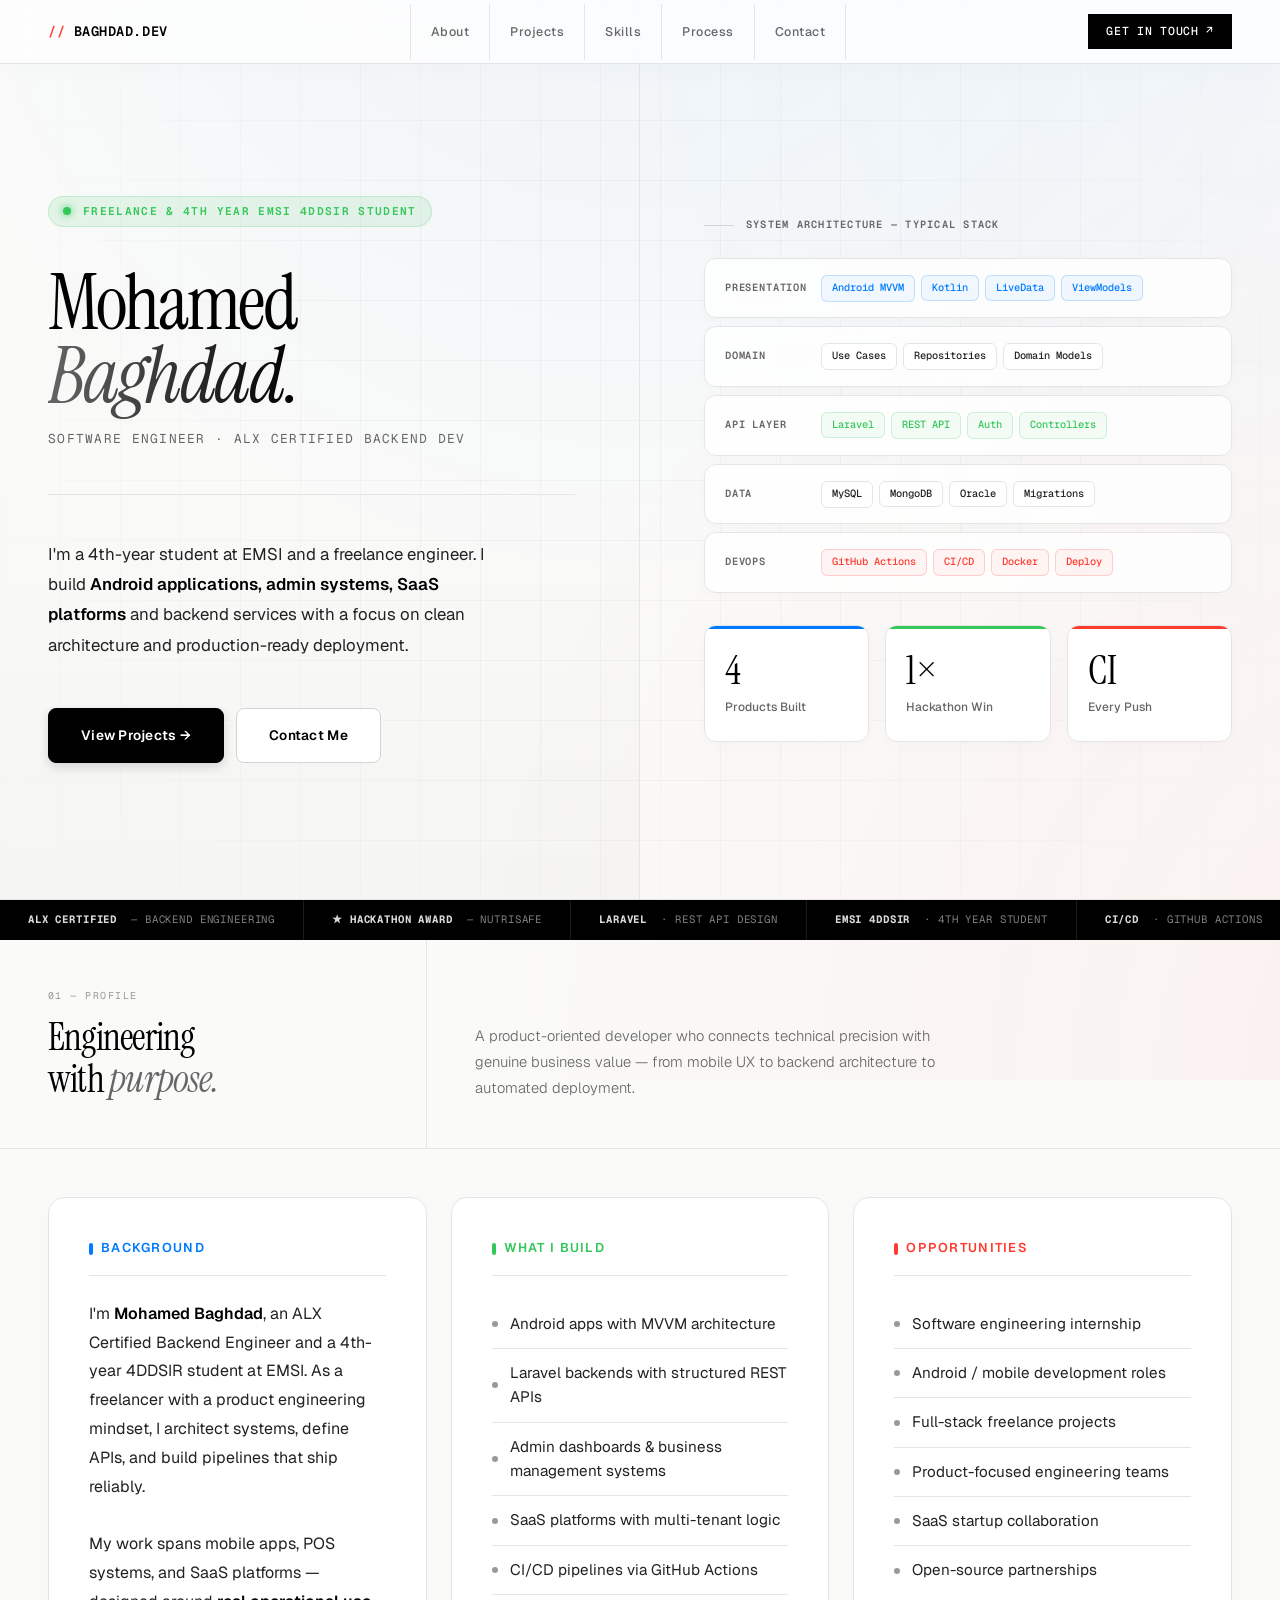
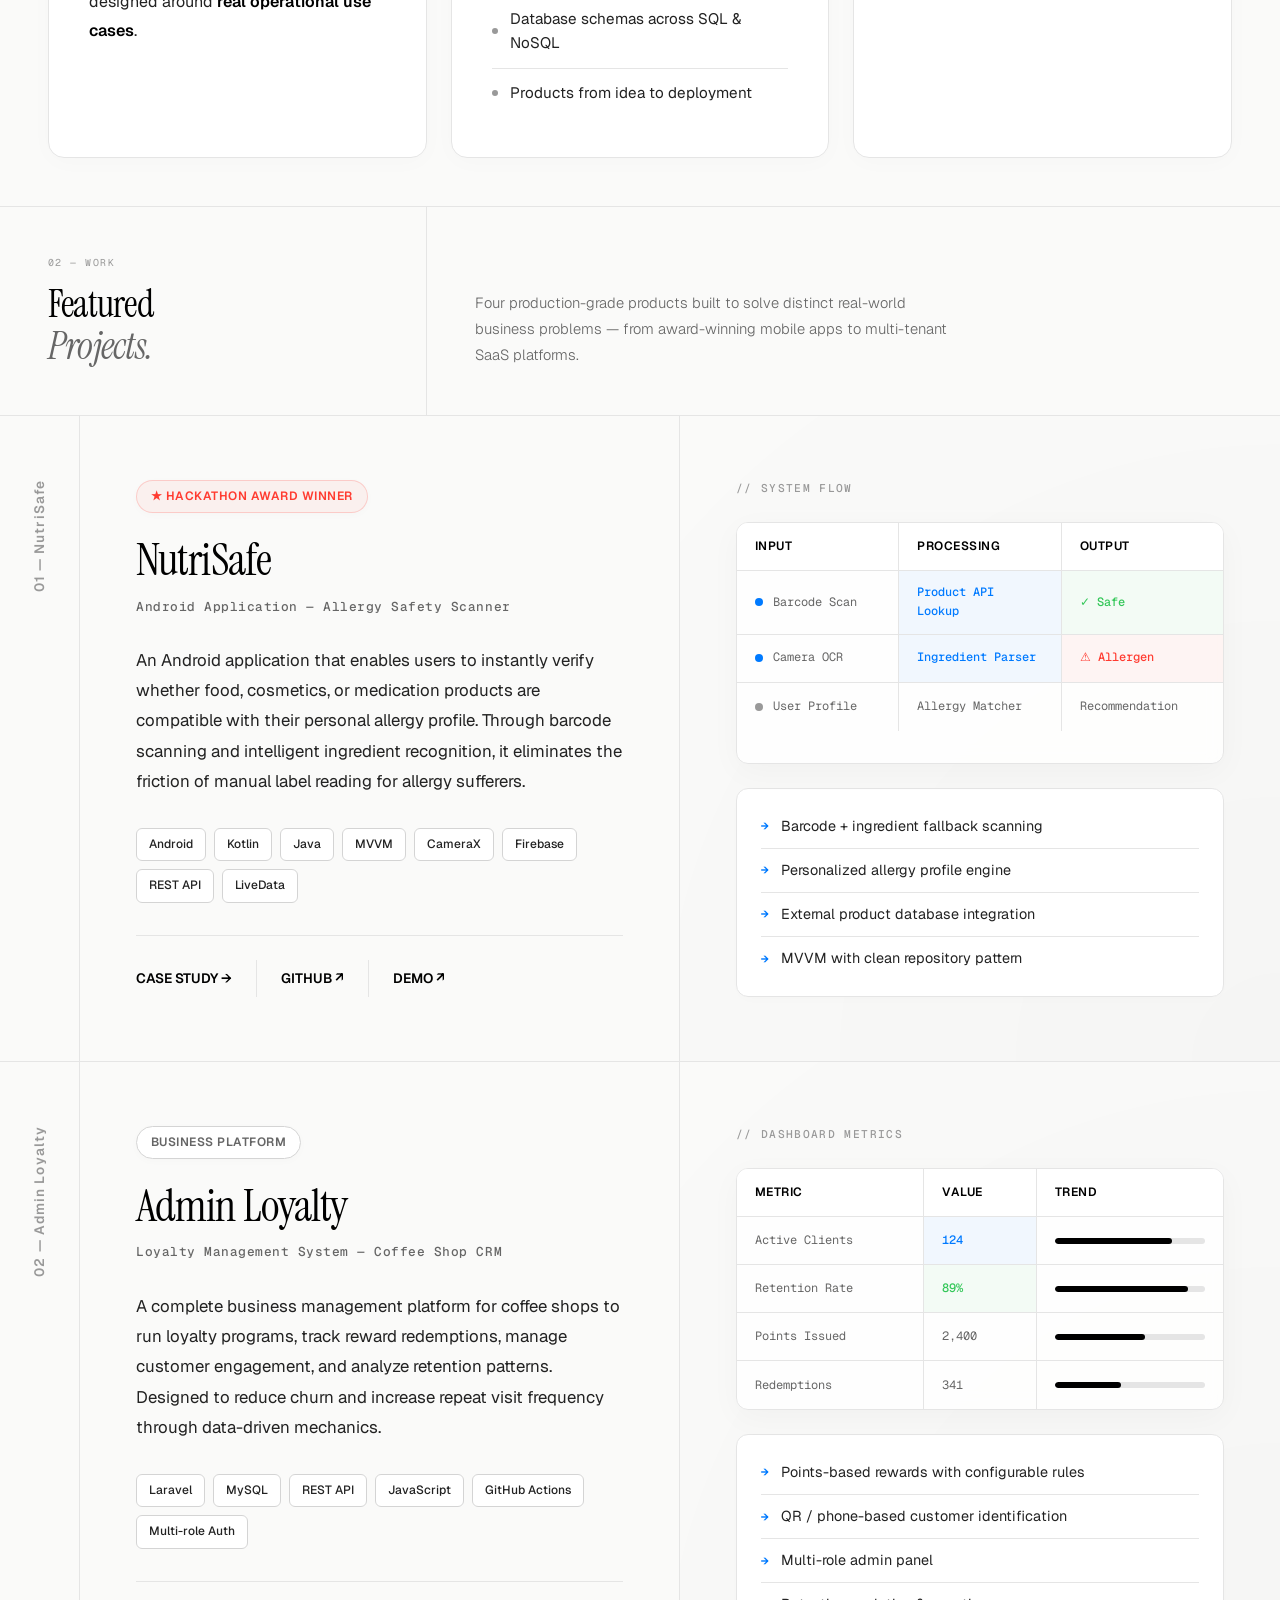
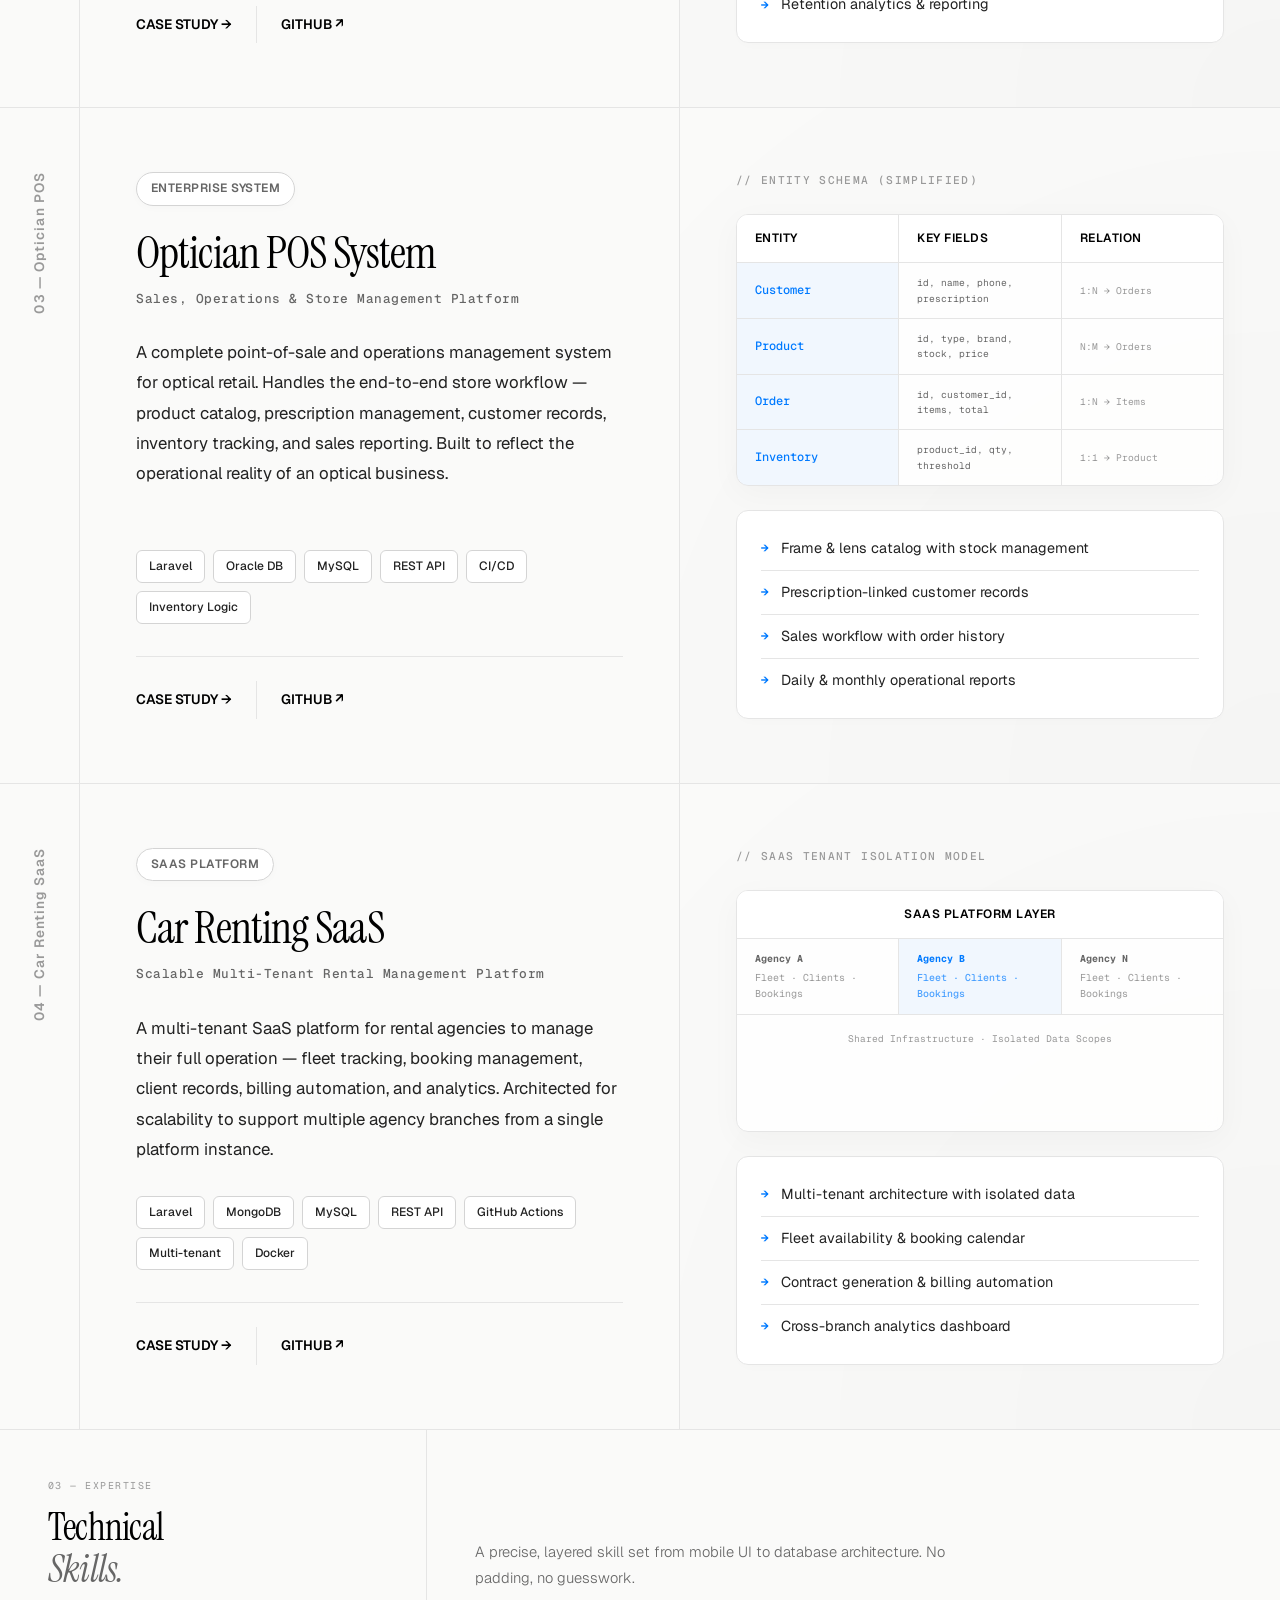
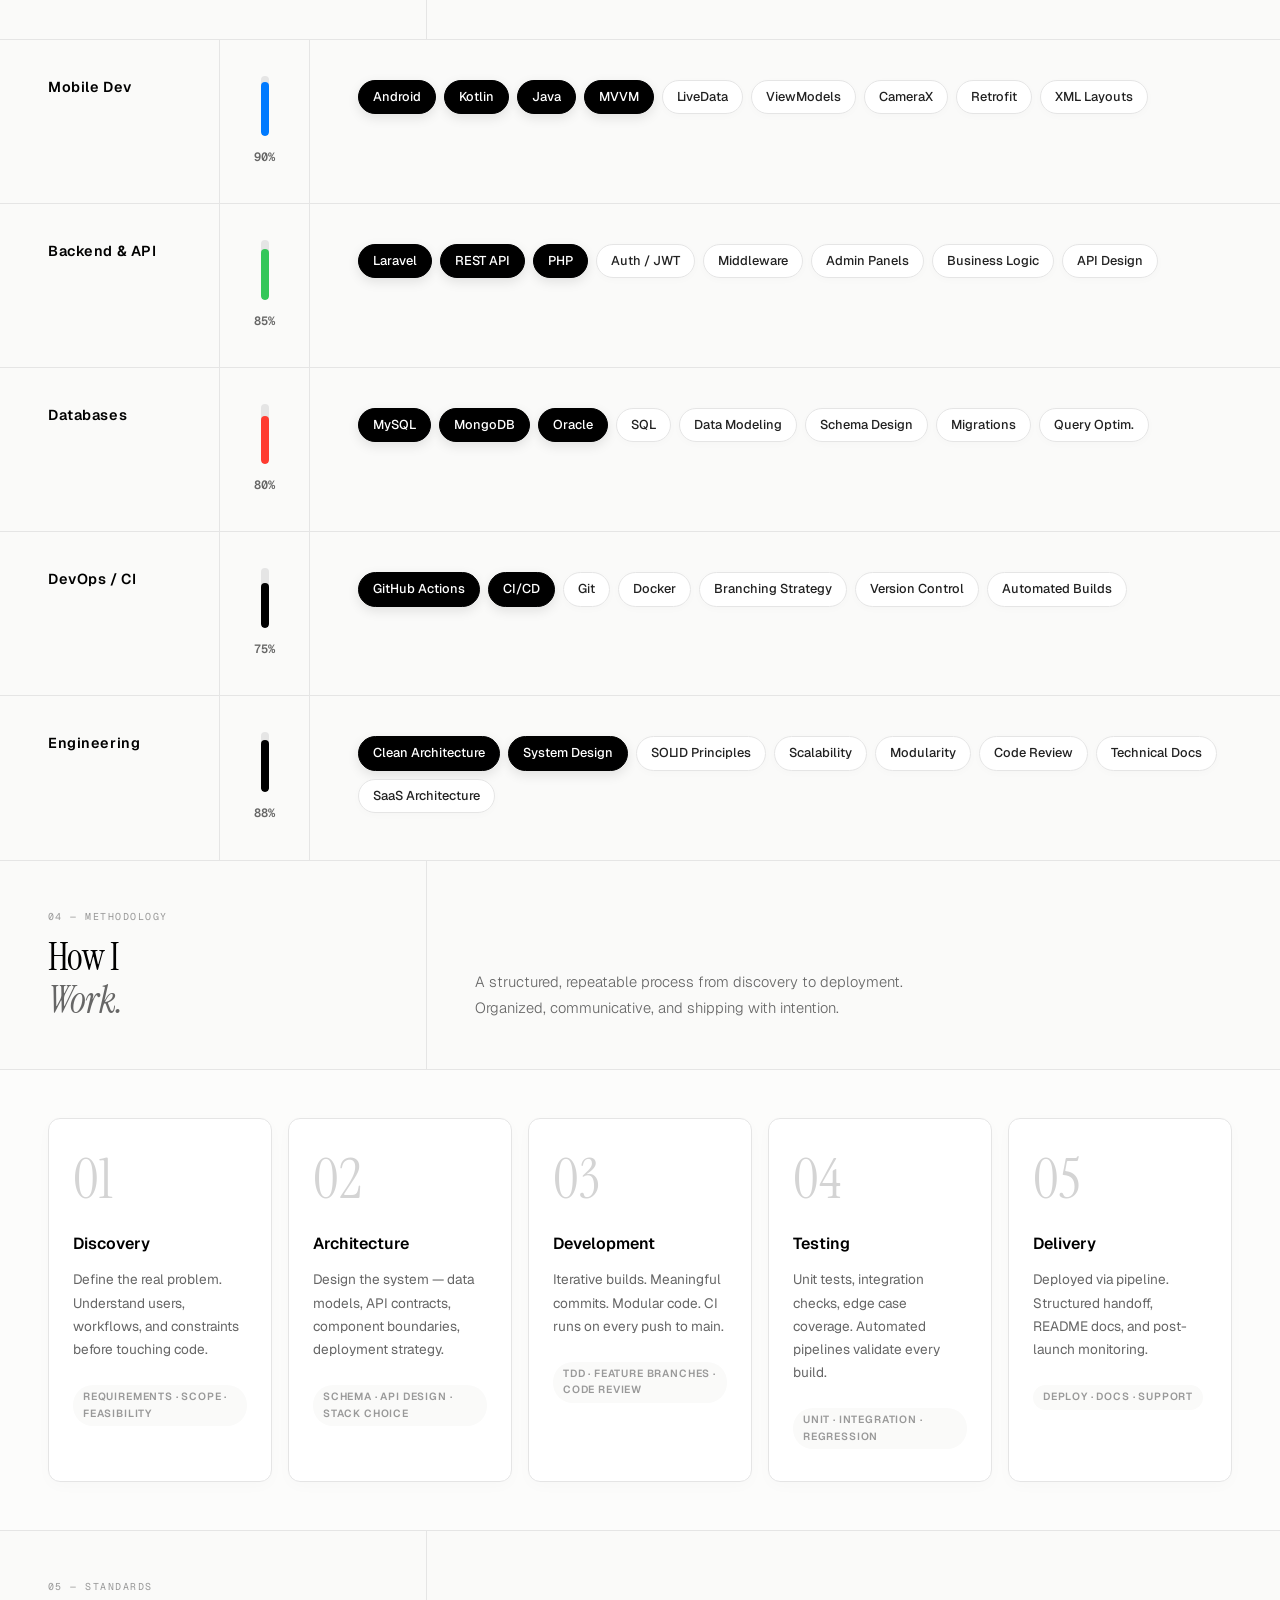
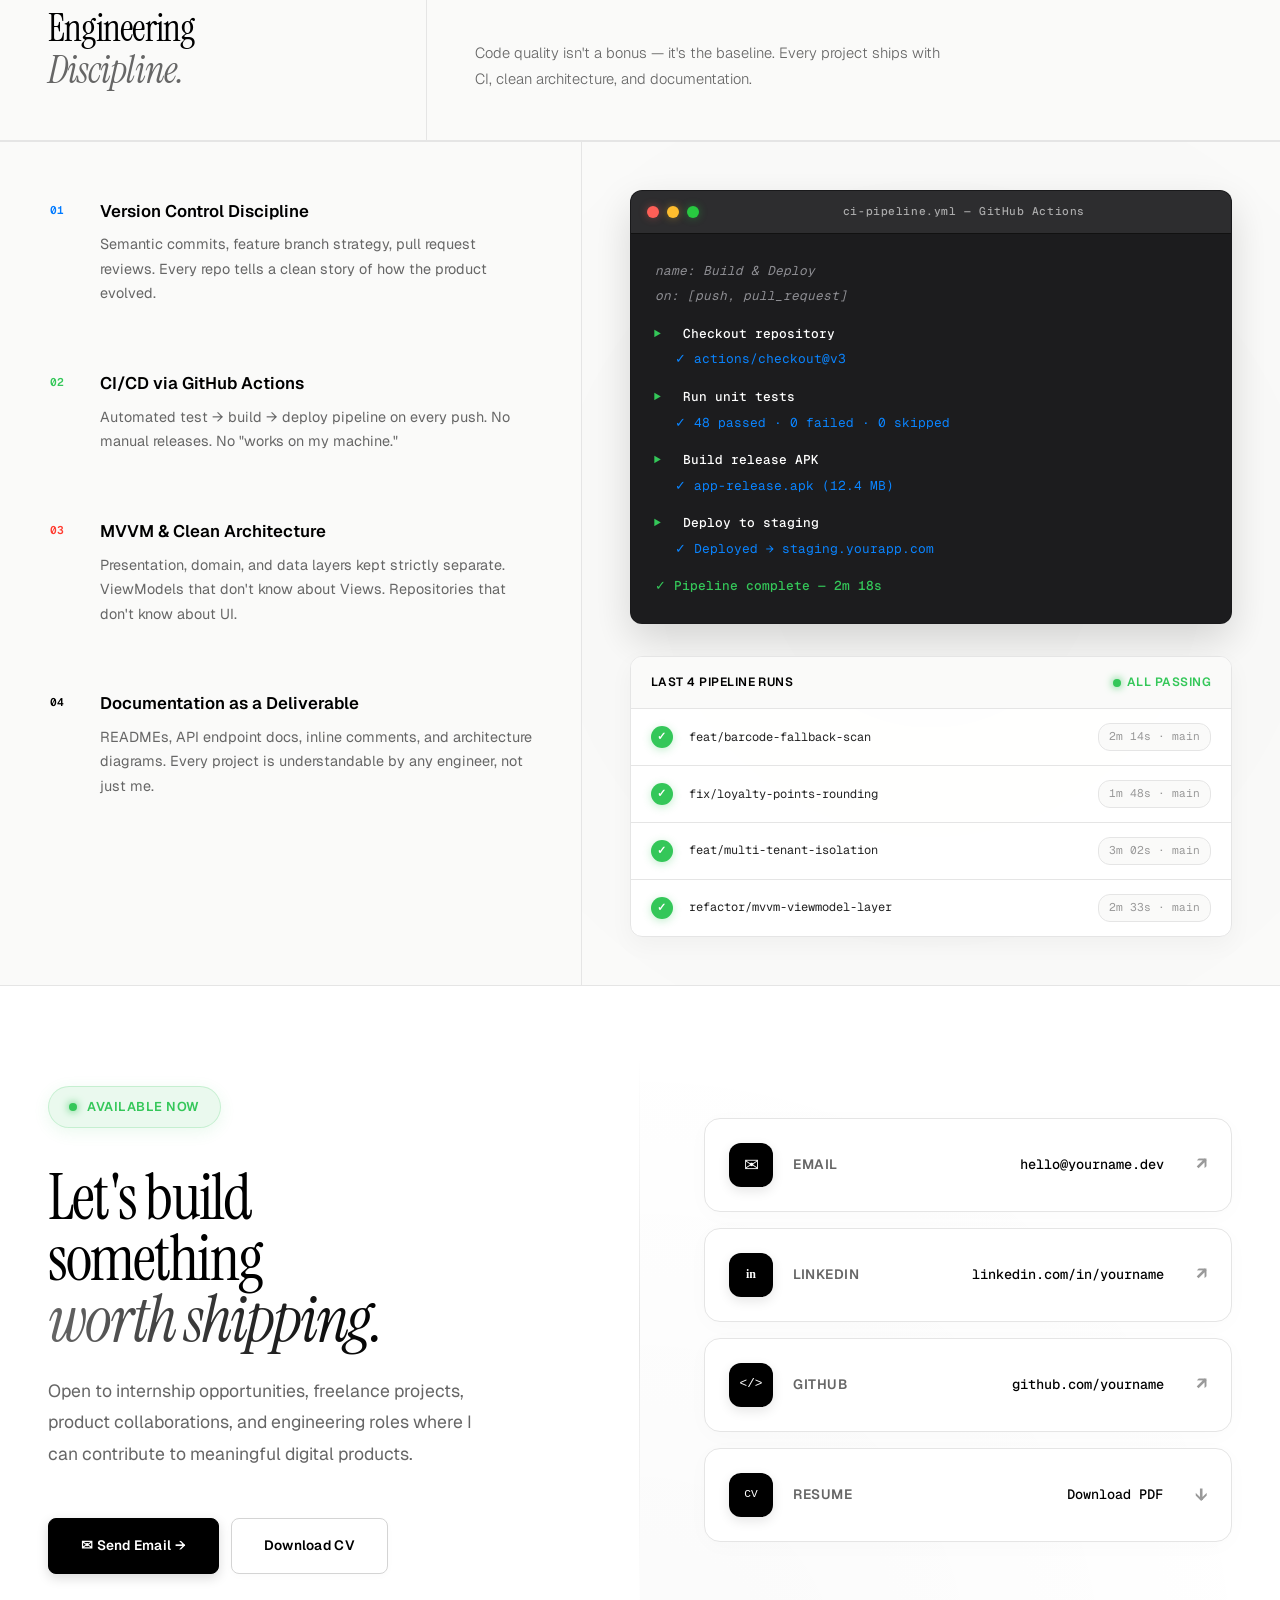
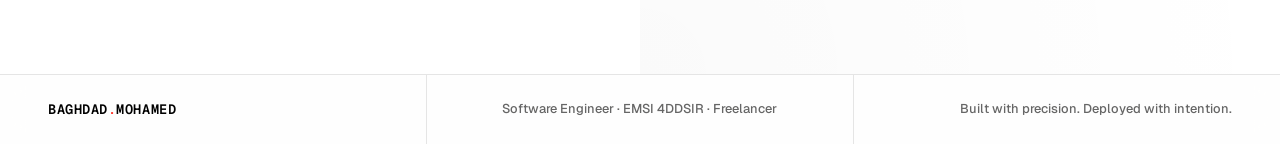
<file: portolio.html>
<!DOCTYPE html>
<html lang="en">
<head>
<meta charset="UTF-8">
<meta name="viewport" content="width=device-width, initial-scale=1.0">
<title>Mohamed Baghdad — Portfolio</title>
<link rel="preconnect" href="https://fonts.googleapis.com">
<link rel="preconnect" href="https://fonts.gstatic.com" crossorigin>
<link href="https://fonts.googleapis.com/css2?family=Instrument+Serif:ital@0;1&family=Geist:wght@300;400;500;600;700&family=Geist+Mono:wght@400;500&display=swap" rel="stylesheet">
<style>
*, *::before, *::after { box-sizing: border-box; margin: 0; padding: 0; }
:root {
  --white: #ffffff;
  --off: #fafaf9;
  --paper: #f5f4f1;
  --rule: #e5e5e5;
  --rule2: #d4d4d4;
  --ink: #000000;
  --ink2: #222222;
  --ink3: #666666;
  --ink4: #999999;
  --accent-red: #ff3b30;
  --accent-blue: #007aff;
  --accent-green: #34c759;
  --serif: 'Instrument Serif', Georgia, serif;
  --sans: 'Geist', sans-serif;
  --mono: 'Geist Mono', monospace;
  --glass-bg: rgba(255, 255, 255, 0.7);
  --glass-border: rgba(255, 255, 255, 0.4);
}
html { scroll-behavior: smooth; }
body {
  background: var(--off);
  color: var(--ink);
  font-family: var(--sans);
  font-size: 15px;
  line-height: 1.6;
  overflow-x: hidden;
  -webkit-font-smoothing: antialiased;
}

/* Ambient glow effect */
body::after {
  content: '';
  position: fixed;
  top: -20vh;
  left: -20vw;
  width: 140vw;
  height: 140vh;
  background: radial-gradient(circle at 50% 0%, rgba(0,122,255,0.05) 0%, transparent 50%),
              radial-gradient(circle at 100% 100%, rgba(255,59,48,0.05) 0%, transparent 50%);
  z-index: -2;
  pointer-events: none;
}

body::before {
  content: '';
  position: fixed;
  inset: 0;
  background-image: 
    linear-gradient(rgba(0,0,0,0.03) 1px, transparent 1px), 
    linear-gradient(90deg, rgba(0,0,0,0.03) 1px, transparent 1px);
  background-size: 60px 60px;
  -webkit-mask-image: radial-gradient(circle at center, black 40%, transparent 100%);
  mask-image: radial-gradient(circle at center, black 40%, transparent 100%);
  pointer-events: none;
  z-index: -1;
}

/* NAV */
nav {
  position: fixed;
  top: 0; left: 0; right: 0;
  z-index: 200;
  height: 64px;
  display: flex;
  align-items: center;
  justify-content: space-between;
  padding: 0 48px;
  background: var(--glass-bg);
  backdrop-filter: blur(24px);
  -webkit-backdrop-filter: blur(24px);
  border-bottom: 1px solid var(--rule);
  box-shadow: 0 4px 32px rgba(0,0,0,0.02);
}
.nav-logo { font-family: var(--mono); font-size: 0.85rem; font-weight: 600; letter-spacing: 0.04em; color: var(--ink); text-transform: uppercase; }
.nav-logo em { font-style: normal; color: var(--accent-red); }
.nav-links { display: flex; align-items: center; gap: 0; list-style: none; }
.nav-links li { border-left: 1px solid var(--rule); }
.nav-links li:last-child { border-right: 1px solid var(--rule); }
.nav-links a { display: block; padding: 0 20px; height: 56px; line-height: 56px; color: var(--ink3); text-decoration: none; font-size: 0.78rem; font-weight: 500; letter-spacing: 0.04em; transition: color 0.15s, background 0.15s; }
.nav-links a:hover { color: var(--ink); background: var(--off); }
.nav-cta { font-family: var(--mono); font-size: 0.72rem; font-weight: 500; padding: 8px 18px; background: var(--ink); color: var(--white); text-decoration: none; letter-spacing: 0.06em; text-transform: uppercase; transition: background 0.15s; }
.nav-cta:hover { background: var(--ink2); }

/* HERO */
#hero { min-height: 100vh; display: grid; grid-template-columns: 1fr 1fr; border-bottom: 1px solid var(--rule); position: relative; z-index: 1; }
.hero-left { padding: 140px 64px 80px 48px; display: flex; flex-direction: column; justify-content: center; border-right: 1px solid var(--rule); position: relative; }
.hero-left::after { content: ''; position: absolute; bottom: 0; right: 0; width: 100%; height: 50%; background: linear-gradient(to top, rgba(0,0,0,0.02), transparent); pointer-events: none; z-index: -1; }
.hero-eyebrow { display: flex; align-items: center; gap: 12px; margin-bottom: 40px; padding: 6px 14px; background: rgba(52, 199, 89, 0.1); border-radius: 20px; width: fit-content; border: 1px solid rgba(52, 199, 89, 0.2); }
.eyebrow-dot { width: 8px; height: 8px; background: var(--accent-green); border-radius: 50%; flex-shrink: 0; animation: blink 2s ease-in-out infinite; box-shadow: 0 0 8px var(--accent-green); }
@keyframes blink { 0%,100%{opacity:1; transform: scale(1);} 50%{opacity:0.4; transform: scale(0.95);} }
.eyebrow-text { font-family: var(--mono); font-size: 0.7rem; letter-spacing: 0.12em; text-transform: uppercase; color: var(--accent-green); font-weight: 600; }
.hero-name { font-family: var(--serif); font-size: clamp(3.5rem, 6vw, 5.5rem); font-weight: 400; line-height: 0.95; letter-spacing: -0.03em; margin-bottom: 16px; color: var(--ink); text-shadow: 0 4px 24px rgba(0,0,0,0.03); }
.hero-name em { font-style: italic; color: transparent; background: linear-gradient(90deg, var(--ink3), var(--ink)); -webkit-background-clip: text; background-clip: text; }
.hero-role { font-family: var(--mono); font-size: 0.8rem; letter-spacing: 0.1em; text-transform: uppercase; color: var(--ink3); margin-bottom: 44px; padding-bottom: 44px; border-bottom: 1px solid var(--rule); }
.hero-desc { font-size: 1.05rem; color: var(--ink2); line-height: 1.8; font-weight: 400; max-width: 460px; margin-bottom: 48px; }
.hero-desc strong { font-weight: 600; color: var(--ink); }
.hero-actions { display: flex; gap: 12px; }
.btn-ink { padding: 16px 32px; background: var(--ink); color: var(--white); font-family: var(--sans); font-size: 0.85rem; font-weight: 600; letter-spacing: 0.02em; text-decoration: none; border: 1px solid var(--ink); border-radius: 8px; transition: all 0.2s cubic-bezier(0.16, 1, 0.3, 1); box-shadow: 0 4px 12px rgba(0,0,0,0.15); }
.btn-ink:hover { background: var(--white); color: var(--ink); transform: translateY(-2px); box-shadow: 0 8px 24px rgba(0,0,0,0.1); }
.btn-ghost { padding: 16px 32px; background: var(--white); color: var(--ink); font-family: var(--sans); font-size: 0.85rem; font-weight: 600; letter-spacing: 0.02em; text-decoration: none; border: 1px solid var(--rule2); border-radius: 8px; transition: all 0.2s cubic-bezier(0.16, 1, 0.3, 1); box-shadow: 0 2px 8px rgba(0,0,0,0.02); }
.btn-ghost:hover { border-color: var(--ink); transform: translateY(-2px); box-shadow: 0 6px 16px rgba(0,0,0,0.05); }

.hero-right { padding: 140px 48px 80px 64px; display: flex; flex-direction: column; justify-content: center; background: radial-gradient(circle at top right, rgba(0,122,255,0.03), transparent 60%); }
.arch-title { font-family: var(--mono); font-size: 0.65rem; letter-spacing: 0.12em; text-transform: uppercase; color: var(--ink3); margin-bottom: 24px; display: flex; align-items: center; gap: 12px; font-weight: 600; }
.arch-title::before { content: ''; width: 30px; height: 1px; background: var(--rule2); }
.arch-layers { display: flex; flex-direction: column; gap: 8px; }
.arch-layer { padding: 16px 20px; border: 1px solid var(--rule); border-radius: 12px; display: flex; align-items: center; gap: 16px; background: rgba(255,255,255,0.8); backdrop-filter: blur(8px); box-shadow: 0 2px 12px rgba(0,0,0,0.02); transition: transform 0.2s, box-shadow 0.2s; }
.arch-layer:hover { transform: translateX(8px); box-shadow: 0 6px 20px rgba(0,0,0,0.04); border-color: var(--rule2); }
.al-label { font-family: var(--mono); font-size: 0.65rem; font-weight: 600; letter-spacing: 0.08em; text-transform: uppercase; color: var(--ink3); width: 80px; flex-shrink: 0; }
.al-content { display: flex; gap: 6px; flex-wrap: wrap; flex: 1; }
.al-chip { padding: 4px 10px; font-family: var(--mono); font-size: 0.65rem; border-radius: 6px; border: 1px solid var(--rule); color: var(--ink2); background: var(--white); font-weight: 500; }
.al-chip.blue { border-color: rgba(0,122,255,0.2); color: var(--accent-blue); background: rgba(0,122,255,0.05); }
.al-chip.green { border-color: rgba(52,199,89,0.2); color: var(--accent-green); background: rgba(52,199,89,0.05); }
.al-chip.red { border-color: rgba(255,59,48,0.2); color: var(--accent-red); background: rgba(255,59,48,0.05); }
.hero-metrics { display: grid; grid-template-columns: repeat(3,1fr); gap: 16px; margin-top: 32px; }
.hm-item { padding: 24px 20px; background: var(--white); border-radius: 12px; border: 1px solid var(--rule); box-shadow: 0 4px 16px rgba(0,0,0,0.02); position: relative; overflow: hidden; }
.hm-item::before { content: ''; position: absolute; top: 0; left: 0; width: 100%; height: 3px; background: var(--ink); }
.hm-item:nth-child(1)::before { background: var(--accent-blue); }
.hm-item:nth-child(2)::before { background: var(--accent-green); }
.hm-item:nth-child(3)::before { background: var(--accent-red); }
.hm-num { font-family: var(--serif); font-size: 2.5rem; font-weight: 400; line-height: 1; margin-bottom: 8px; color: var(--ink); }
.hm-label { font-family: var(--sans); font-size: 0.75rem; font-weight: 500; color: var(--ink3); }

/* TICKER */
.ticker { background: var(--ink); overflow: hidden; height: 40px; display: flex; align-items: center; position: relative; z-index: 1; }
.ticker-inner { display: flex; white-space: nowrap; animation: ticker 35s linear infinite; }
@keyframes ticker { 0%{transform:translateX(0)} 100%{transform:translateX(-50%)} }
.ticker-item { display: inline-flex; align-items: center; gap: 14px; padding: 0 28px; font-family: var(--mono); font-size: 0.67rem; letter-spacing: 0.08em; text-transform: uppercase; color: rgba(255,255,255,0.5); border-right: 1px solid rgba(255,255,255,0.1); height: 40px; }
.ticker-item strong { color: rgba(255,255,255,0.85); }

/* SECTION COMMONS */
.section-wrap { position: relative; z-index: 1; border-bottom: 1px solid var(--rule); }
.section-header { display: grid; grid-template-columns: 1fr 2fr; gap: 0; border-bottom: 1px solid var(--rule); }
.sh-left { padding: 48px; border-right: 1px solid var(--rule); display: flex; flex-direction: column; justify-content: flex-end; }
.sh-index { font-family: var(--mono); font-size: 0.62rem; letter-spacing: 0.15em; text-transform: uppercase; color: var(--ink4); margin-bottom: 12px; }
.sh-title { font-family: var(--serif); font-size: clamp(1.8rem, 3vw, 2.6rem); font-weight: 400; line-height: 1.1; letter-spacing: -0.02em; }
.sh-title em { font-style: italic; color: var(--ink3); }
.sh-right { padding: 48px 64px 48px 48px; display: flex; align-items: flex-end; }
.sh-desc { font-size: 0.92rem; color: var(--ink3); max-width: 480px; line-height: 1.75; font-weight: 300; }

/* ABOUT */
.about-grid { display: grid; grid-template-columns: 1fr 1fr 1fr; gap: 24px; padding: 48px; }
.about-col { padding: 40px; background: var(--white); border: 1px solid var(--rule); border-radius: 16px; box-shadow: 0 4px 24px rgba(0,0,0,0.02); transition: transform 0.3s, box-shadow 0.3s; }
.about-col:hover { transform: translateY(-4px); box-shadow: 0 12px 32px rgba(0,0,0,0.06); }
.ac-label { font-family: var(--sans); font-size: 0.8rem; font-weight: 600; letter-spacing: 0.1em; text-transform: uppercase; color: var(--accent-blue); margin-bottom: 24px; padding-bottom: 16px; border-bottom: 1px solid var(--rule); display: flex; align-items: center; gap: 8px; }
.ac-label::before { content: ''; width: 4px; height: 12px; background: var(--accent-blue); border-radius: 2px; }
.about-col:nth-child(2) .ac-label { color: var(--accent-green); }
.about-col:nth-child(2) .ac-label::before { background: var(--accent-green); }
.about-col:nth-child(3) .ac-label { color: var(--accent-red); }
.about-col:nth-child(3) .ac-label::before { background: var(--accent-red); }
.ac-text { font-size: 1rem; color: var(--ink2); line-height: 1.8; font-weight: 400; }
.ac-text strong { font-weight: 600; color: var(--ink); }
.ac-list { list-style: none; }
.ac-list li { padding: 12px 0; border-bottom: 1px solid var(--rule); font-size: 0.95rem; color: var(--ink2); display: flex; align-items: center; gap: 12px; font-weight: 400; transition: transform 0.2s; }
.ac-list li:hover { transform: translateX(4px); }
.ac-list li:last-child { border-bottom: none; }
.ac-list li::before { content: ''; width: 6px; height: 6px; background: var(--ink4); border-radius: 50%; flex-shrink: 0; transition: background 0.2s; }
.ac-list li:hover::before { background: var(--ink); }

/* PROJECTS */
.project-entry { border-bottom: 1px solid var(--rule); display: grid; grid-template-columns: 80px 1fr 1fr; min-height: 460px; transition: all 0.3s ease; position: relative; }
.project-entry:last-child { border-bottom: none; }
.project-entry:hover { background: rgba(255,255,255,0.5); }
.project-entry::after { content: ''; position: absolute; left: 0; top: 0; width: 3px; height: 0; background: var(--ink); transition: height 0.3s ease; }
.project-entry:hover::after { height: 100%; }
.pe-index { border-right: 1px solid var(--rule); display: flex; flex-direction: column; align-items: center; padding: 64px 0; }
.pe-num-v { font-family: var(--sans); font-size: 0.85rem; font-weight: 600; letter-spacing: 0.08em; color: var(--ink4); writing-mode: vertical-rl; text-orientation: mixed; transform: rotate(180deg); transition: color 0.3s; }
.project-entry:hover .pe-num-v { color: var(--ink); }
.pe-info { padding: 64px 56px; border-right: 1px solid var(--rule); display: flex; flex-direction: column; }
.pe-badge { display: inline-flex; align-items: center; gap: 8px; padding: 6px 14px; border: 1px solid var(--rule2); border-radius: 20px; font-family: var(--sans); font-size: 0.75rem; font-weight: 600; letter-spacing: 0.04em; text-transform: uppercase; color: var(--ink3); margin-bottom: 24px; width: fit-content; background: var(--white); box-shadow: 0 2px 8px rgba(0,0,0,0.02); }
.pe-badge.award { border-color: rgba(255,59,48,0.2); color: var(--accent-red); background: rgba(255,59,48,0.05); }
.pe-name { font-family: var(--serif); font-size: 2.8rem; font-weight: 400; letter-spacing: -0.02em; line-height: 1.05; margin-bottom: 12px; }
.pe-sub { font-family: var(--mono); font-size: 0.8rem; letter-spacing: 0.04em; color: var(--ink3); margin-bottom: 28px; font-weight: 500; }
.pe-desc { font-size: 1.05rem; color: var(--ink2); line-height: 1.8; font-weight: 400; margin-bottom: 32px; flex: 1; }
.pe-stack { display: flex; flex-wrap: wrap; gap: 8px; margin-bottom: 32px; }
.pe-tech { font-family: var(--sans); font-size: 0.75rem; font-weight: 500; padding: 6px 12px; border: 1px solid var(--rule2); border-radius: 6px; color: var(--ink2); background: var(--white); transition: all 0.2s; }
.pe-tech:hover { border-color: var(--ink); color: var(--ink); transform: translateY(-2px); box-shadow: 0 4px 12px rgba(0,0,0,0.05); }
.pe-links { display: flex; gap: 0; border-top: 1px solid var(--rule); padding-top: 24px; }
.pe-link { font-family: var(--sans); font-size: 0.85rem; font-weight: 600; text-transform: uppercase; text-decoration: none; color: var(--ink); padding: 8px 24px 8px 0; margin-right: 24px; border-right: 1px solid var(--rule); display: flex; align-items: center; gap: 8px; transition: all 0.2s; }
.pe-link:last-child { border-right: none; margin-right: 0; }
.pe-link:hover { color: var(--accent-blue); transform: translateX(4px); }
.pe-visual { padding: 64px 56px; display: flex; flex-direction: column; background: radial-gradient(circle at bottom right, rgba(0,0,0,0.02), transparent); position: relative; overflow: hidden; }
.pv-label { font-family: var(--mono); font-size: 0.7rem; font-weight: 500; letter-spacing: 0.12em; text-transform: uppercase; color: var(--ink4); margin-bottom: 24px; }
.flow-diagram { border: 1px solid var(--rule); border-radius: 12px; background: rgba(255,255,255,0.8); backdrop-filter: blur(8px); flex: 1; overflow: hidden; box-shadow: 0 8px 32px rgba(0,0,0,0.03); }
.fd-row { display: flex; border-bottom: 1px solid var(--rule); min-height: 48px; align-items: stretch; }
.fd-row:last-child { border-bottom: none; }
.fd-cell { flex: 1; padding: 12px 18px; border-right: 1px solid var(--rule); font-family: var(--mono); font-size: 0.75rem; color: var(--ink3); display: flex; align-items: center; gap: 10px; }
.fd-cell:last-child { border-right: none; }
.fd-cell.hd { background: var(--white); color: var(--ink); font-family: var(--sans); font-size: 0.75rem; font-weight: 600; letter-spacing: 0.04em; text-transform: uppercase; }
.fd-cell.bg-b { background: rgba(0,122,255,0.05); color: var(--accent-blue); font-weight: 500; }
.fd-cell.bg-g { background: rgba(52,199,89,0.05); color: var(--accent-green); font-weight: 500; }
.fd-cell.bg-r { background: rgba(255,59,48,0.05); color: var(--accent-red); font-weight: 500; }
.fd-dot { width: 8px; height: 8px; border-radius: 50%; flex-shrink: 0; }
.fd-bar { height: 6px; background: var(--rule); flex: 1; overflow: hidden; border-radius: 3px; }
.fd-bar-fill { height: 100%; background: var(--ink); border-radius: 3px; }
.pv-features { margin-top: 24px; background: var(--white); border: 1px solid var(--rule); border-radius: 12px; padding: 16px 24px; box-shadow: 0 4px 16px rgba(0,0,0,0.02); }
.pvf-item { display: flex; align-items: center; gap: 12px; padding: 10px 0; border-bottom: 1px solid var(--rule); font-size: 0.9rem; color: var(--ink2); font-weight: 400; transition: transform 0.2s; }
.project-entry:hover .pvf-item { transform: translateX(4px); }
.pvf-item:last-child { border-bottom: none; }
.pvf-item::before { content: '→'; font-family: var(--mono); font-size: 0.8rem; color: var(--accent-blue); flex-shrink: 0; font-weight: bold; }

/* SKILLS */
.skills-table { width: 100%; border-collapse: separate; border-spacing: 0; }
.skills-table tr { transition: background 0.2s; }
.skills-table tr:hover { background: rgba(255,255,255,0.6); }
.skills-table td { padding: 36px 48px; vertical-align: top; border-bottom: 1px solid var(--rule); }
.skills-table tr:last-child td { border-bottom: none; }
.skills-table td:first-child { width: 220px; border-right: 1px solid var(--rule); font-family: var(--sans); font-size: 0.9rem; font-weight: 600; letter-spacing: 0.04em; color: var(--ink); }
.skills-table td:nth-child(2) { width: 90px; border-right: 1px solid var(--rule); text-align: center; padding: 36px 20px; }
.skill-level { display: flex; flex-direction: column; align-items: center; gap: 12px; }
.skill-bar-v { width: 8px; height: 60px; background: var(--rule); position: relative; border-radius: 4px; overflow: hidden; }
.skill-bar-v-fill { position: absolute; bottom: 0; width: 100%; background: var(--ink); border-radius: 4px; transition: height 1.2s cubic-bezier(0.16, 1, 0.3, 1); }
.skills-table tr:nth-child(1) .skill-bar-v-fill { background: var(--accent-blue); }
.skills-table tr:nth-child(2) .skill-bar-v-fill { background: var(--accent-green); }
.skills-table tr:nth-child(3) .skill-bar-v-fill { background: var(--accent-red); }
.sl-pct { font-family: var(--mono); font-size: 0.75rem; font-weight: 600; color: var(--ink3); }
.skills-table tr:hover .sl-pct { color: var(--ink); }
.skills-tags-row { display: flex; flex-wrap: wrap; gap: 8px; align-items: flex-start; padding-top: 4px; }
.st-pill { padding: 6px 14px; font-family: var(--sans); font-size: 0.8rem; font-weight: 500; border: 1px solid var(--rule); border-radius: 20px; color: var(--ink2); background: var(--white); transition: all 0.2s; box-shadow: 0 2px 8px rgba(0,0,0,0.02); cursor: default; }
.st-pill:hover { border-color: var(--ink); transform: translateY(-2px); box-shadow: 0 6px 16px rgba(0,0,0,0.06); }
.st-pill.hl { border-color: var(--ink); background: var(--ink); color: var(--white); box-shadow: 0 4px 12px rgba(0,0,0,0.1); }

/* PROCESS */
.process-grid { display: grid; grid-template-columns: repeat(5,1fr); gap: 16px; padding: 48px; background: rgba(255,255,255,0.4); }
.process-col { padding: 32px 24px; background: var(--white); border: 1px solid var(--rule); border-radius: 12px; box-shadow: 0 4px 16px rgba(0,0,0,0.02); transition: all 0.3s; position: relative; overflow: hidden; }
.process-col:hover { transform: translateY(-8px); box-shadow: 0 12px 32px rgba(0,0,0,0.06); border-color: var(--rule2); }
.process-col::before { content: ''; position: absolute; top: 0; left: 0; right: 0; height: 3px; background: linear-gradient(90deg, transparent, var(--ink), transparent); transform: translateX(-100%); transition: transform 0.6s ease; }
.process-col:hover::before { transform: translateX(100%); }
.pc-num { font-family: var(--serif); font-size: 3.5rem; font-weight: 400; color: var(--rule2); line-height: 1; margin-bottom: 24px; transition: color 0.3s; }
.process-col:hover .pc-num { color: var(--ink); }
.pc-title { font-size: 1rem; font-weight: 600; margin-bottom: 12px; color: var(--ink); }
.pc-desc { font-size: 0.85rem; color: var(--ink3); line-height: 1.7; font-weight: 400; }
.pc-tag { display: inline-block; margin-top: 24px; font-family: var(--sans); font-size: 0.65rem; font-weight: 600; letter-spacing: 0.08em; text-transform: uppercase; color: var(--ink4); padding: 4px 10px; background: var(--off); border-radius: 20px; transition: all 0.3s; }
.process-col:hover .pc-tag { background: var(--ink); color: var(--white); }

/* ENGINEERING */
.eng-grid { display: grid; grid-template-columns: 1fr 1.2fr; border-top: 1px solid var(--rule); }
.eng-left { border-right: 1px solid var(--rule); padding: 24px 0; }
.eng-item { padding: 32px 48px; display: grid; grid-template-columns: 32px 1fr; gap: 18px; align-items: start; transition: all 0.3s; border-left: 2px solid transparent; }
.eng-item:hover { background: rgba(255,255,255,0.7); border-left-color: var(--accent-blue); transform: translateX(4px); }
.ei-num { font-family: var(--mono); font-size: 0.7rem; font-weight: 600; color: var(--accent-blue); padding-top: 4px; }
.eng-item:nth-child(2) .ei-num { color: var(--accent-green); }
.eng-item:nth-child(2):hover { border-left-color: var(--accent-green); }
.eng-item:nth-child(3) .ei-num { color: var(--accent-red); }
.eng-item:nth-child(3):hover { border-left-color: var(--accent-red); }
.eng-item:nth-child(4) .ei-num { color: var(--ink); }
.eng-item:nth-child(4):hover { border-left-color: var(--ink); }
.ei-title { font-size: 1.05rem; font-weight: 600; margin-bottom: 8px; color: var(--ink); }
.ei-desc { font-size: 0.9rem; color: var(--ink3); line-height: 1.7; font-weight: 400; }
.eng-right { padding: 48px; background: radial-gradient(circle at center, rgba(0,0,0,0.02), transparent); display: flex; flex-direction: column; gap: 32px; justify-content: center; }
.terminal { border: 1px solid rgba(0,0,0,0.1); border-radius: 12px; background: #1c1c1e; font-family: var(--mono); overflow: hidden; box-shadow: 0 16px 40px rgba(0,0,0,0.15); }
.terminal-bar { background: #2d2d2f; padding: 12px 16px; display: flex; align-items: center; gap: 14px; border-bottom: 1px solid #111; }
.t-dots { display: flex; gap: 8px; }
.t-dot { width: 12px; height: 12px; border-radius: 50%; }
.t-dot.r{background:#ff5f57; box-shadow: 0 0 8px rgba(255,95,87,0.4);} 
.t-dot.y{background:#ffbd2e; box-shadow: 0 0 8px rgba(255,189,46,0.4);} 
.t-dot.g{background:#28c940; box-shadow: 0 0 8px rgba(40,201,64,0.4);}
.t-filename { font-size: 0.7rem; font-weight: 500; color: rgba(255,255,255,0.6); letter-spacing: 0.05em; flex: 1; text-align: center; }
.terminal-body { padding: 24px; font-size: 0.8rem; line-height: 2; color: #e5e5ea; }
.t-line { display: flex; }
.t-prompt { color: #34c759; margin-right: 12px; font-weight: bold; user-select: none; }
.t-cmd { color: #fff; font-weight: 500; }
.t-comment { color: #8e8e93; font-style: italic; }
.t-success { color: #34c759; font-weight: 500; }
.t-info { color: #0a84ff; padding-left: 20px; }
.t-blank { height: 12px; }
.ci-pipeline { border: 1px solid var(--rule); border-radius: 12px; background: rgba(255,255,255,0.9); backdrop-filter: blur(12px); box-shadow: 0 8px 24px rgba(0,0,0,0.04); overflow: hidden; }
.cp-header { padding: 16px 20px; border-bottom: 1px solid var(--rule); background: var(--off); font-family: var(--sans); font-size: 0.75rem; font-weight: 600; letter-spacing: 0.04em; text-transform: uppercase; color: var(--ink); display: flex; justify-content: space-between; align-items: center; }
.cp-status { color: var(--accent-green); display: flex; align-items: center; gap: 6px; font-weight: 600; }
.cp-status::before { content: ''; width: 8px; height: 8px; background: var(--accent-green); border-radius: 50%; box-shadow: 0 0 8px var(--accent-green); animation: blink 2s infinite; }
.cp-step { display: flex; align-items: center; gap: 16px; padding: 14px 20px; border-bottom: 1px solid var(--rule); font-family: var(--mono); font-size: 0.75rem; color: var(--ink2); transition: background 0.2s; }
.cp-step:hover { background: var(--white); }
.cp-step:last-child { border-bottom: none; }
.s-icon { width: 22px; height: 22px; border-radius: 50%; background: var(--accent-green); display: flex; align-items: center; justify-content: center; font-size: 0.7rem; font-weight: bold; color: var(--white); flex-shrink: 0; box-shadow: 0 2px 8px rgba(52,199,89,0.3); }
.cp-time { margin-left: auto; color: var(--ink4); font-size: 0.7rem; background: var(--off); padding: 4px 10px; border-radius: 12px; border: 1px solid var(--rule); }

/* CONTACT */
#contact { min-height: 70vh; display: grid; grid-template-columns: 1fr 1fr; background: var(--white); position: relative; z-index: 1; }
.contact-left { padding: 100px 64px 100px 48px; display: flex; flex-direction: column; justify-content: center; position: relative; }
.contact-left::after { content: ''; position: absolute; right: 0; top: 10%; height: 80%; width: 1px; background: linear-gradient(to bottom, transparent, var(--rule), transparent); }
.contact-title { font-family: var(--serif); font-size: clamp(3rem, 5vw, 4.5rem); font-weight: 400; line-height: 0.95; letter-spacing: -0.03em; margin-bottom: 24px; text-shadow: 0 4px 24px rgba(0,0,0,0.02); }
.contact-title em { font-style: italic; color: transparent; background: linear-gradient(90deg, var(--ink3), var(--ink)); -webkit-background-clip: text; background-clip: text; }
.contact-desc { font-size: 1.1rem; color: var(--ink3); line-height: 1.8; font-weight: 400; max-width: 440px; margin-bottom: 48px; }
.contact-avail { display: inline-flex; align-items: center; gap: 10px; padding: 10px 20px; border-radius: 30px; background: rgba(52, 199, 89, 0.1); border: 1px solid rgba(52, 199, 89, 0.2); font-family: var(--sans); font-size: 0.8rem; font-weight: 600; letter-spacing: 0.04em; text-transform: uppercase; color: var(--accent-green); margin-bottom: 40px; width: fit-content; box-shadow: 0 4px 16px rgba(52,199,89,0.1); }
.contact-avail::before { content: ''; width: 8px; height: 8px; background: var(--accent-green); border-radius: 50%; animation: blink 2s infinite; box-shadow: 0 0 8px var(--accent-green); }
.contact-actions { display: flex; gap: 12px; }
.contact-right { padding: 100px 48px 100px 64px; display: flex; flex-direction: column; justify-content: center; background: radial-gradient(circle at bottom left, rgba(0,0,0,0.02), transparent 70%); }
.contact-links-list { list-style: none; display: flex; flex-direction: column; gap: 16px; }
.cl-item { background: var(--white); border-radius: 16px; border: 1px solid var(--rule); box-shadow: 0 4px 24px rgba(0,0,0,0.02); transition: all 0.3s cubic-bezier(0.16, 1, 0.3, 1); }
.cl-item:hover { transform: translateX(-8px); box-shadow: -8px 12px 32px rgba(0,0,0,0.06); border-color: var(--rule2); }
.cl-item a { display: flex; align-items: center; gap: 20px; padding: 24px; text-decoration: none; color: var(--ink); width: 100%; border-radius: 16px; }
.cl-icon { width: 44px; height: 44px; border-radius: 12px; background: var(--ink); display: flex; align-items: center; justify-content: center; font-size: 1.1rem; flex-shrink: 0; color: var(--white); box-shadow: 0 4px 12px rgba(0,0,0,0.1); transition: transform 0.3s; }
.cl-item:hover .cl-icon { transform: scale(1.1) rotate(5deg); background: var(--accent-blue); }
.cl-label { flex: 1; font-family: var(--sans); font-size: 0.85rem; font-weight: 600; letter-spacing: 0.04em; text-transform: uppercase; color: var(--ink3); }
.cl-val { font-family: var(--mono); color: var(--ink); font-size: 0.85rem; font-weight: 500; }
.cl-arr { color: var(--ink4); margin-left: 12px; font-weight: bold; font-size: 1.1rem; transition: transform 0.3s, color 0.3s; }
.cl-item:hover .cl-arr { color: var(--ink); transform: translate(4px, -4px); }

/* FOOTER */
footer { padding: 0; border-top: 1px solid var(--rule); display: grid; grid-template-columns: 1fr 1fr 1fr; position: relative; z-index: 10; background: rgba(255,255,255,0.8); backdrop-filter: blur(12px); -webkit-backdrop-filter: blur(12px); }
.footer-cell { padding: 24px 48px; display: flex; align-items: center; font-family: var(--sans); font-size: 0.8rem; font-weight: 500; color: var(--ink3); }
.footer-cell:nth-child(1) { border-right: 1px solid var(--rule); }
.footer-cell:last-child { border-left: 1px solid var(--rule); justify-content: flex-end; }
.footer-cell:nth-child(2) { justify-content: center; }
.footer-logo { font-family: var(--mono); font-weight: 600; font-size: 0.85rem; color: var(--ink); text-transform: uppercase; letter-spacing: 0.04em; }
.footer-logo em { font-style: normal; color: var(--accent-red); }

/* REVEAL */
.reveal { opacity: 0; transform: translateY(18px); transition: opacity 0.55s ease, transform 0.55s ease; }
.reveal.up { opacity: 1; transform: translateY(0); }
.d1{transition-delay:.08s} .d2{transition-delay:.16s} .d3{transition-delay:.24s} .d4{transition-delay:.32s} .d5{transition-delay:.4s}

/* RESPONSIVE */
  @media(max-width:960px){
    nav{padding:0 24px}
    .nav-links{display:none}
    #hero{grid-template-columns:1fr; background: var(--off);}
    .hero-left{padding:120px 24px 60px; border-right:none;}
    .hero-right{padding:60px 24px; background: none;}
    .hero-metrics { grid-template-columns: 1fr; gap: 12px; }
    .section-header{grid-template-columns:1fr}
    .sh-left{border-right:none;border-bottom:1px solid var(--rule)}
    .sh-right{padding: 32px 24px;}
    .about-grid{grid-template-columns:1fr; padding: 24px;}
    .project-entry{grid-template-columns:1fr}
    .pe-index{display:none}
    .pe-info{border-right:none;border-bottom:1px solid var(--rule);padding:40px 24px}
    .pe-visual{padding:40px 24px;}
    .skills-table td{padding:24px 24px}
    .skills-table td:first-child{width:120px}
    .skills-table td:nth-child(2) { display: none; } /* Hide bars on mobile for cleaner look */
    .process-grid{grid-template-columns:1fr; padding: 24px;}
    .eng-grid{grid-template-columns:1fr}
    .eng-left{border-right:none; padding: 24px;}
    .eng-item{padding: 24px;}
    .eng-right { padding: 24px; }
    #contact{grid-template-columns:1fr}
    .contact-left{padding:60px 24px;}
    .contact-left::after { display: none; }
    .contact-right{padding:60px 24px;}
    footer{grid-template-columns:1fr}
    .footer-cell{border-right:none;border-left:none;border-bottom:1px solid var(--rule);justify-content:flex-start !important;padding:20px 24px}
  }
</style>
</head>
<body>

<nav>
  <div class="nav-logo"><em>//</em>&nbsp;BAGHDAD.dev</div>
  <ul class="nav-links">
    <li><a href="#about">About</a></li>
    <li><a href="#projects">Projects</a></li>
    <li><a href="#skills">Skills</a></li>
    <li><a href="#process">Process</a></li>
    <li><a href="#contact">Contact</a></li>
  </ul>
  <a href="#contact" class="nav-cta">Get in Touch ↗</a>
</nav>

<!-- HERO -->
<section id="hero">
  <div class="hero-left">
    <div class="hero-eyebrow reveal">
      <div class="eyebrow-dot"></div>
      <span class="eyebrow-text">Freelance &amp; 4th Year EMSI 4DDSIR Student</span>
    </div>
    <h1 class="hero-name reveal d1">Mohamed<br><em>Baghdad.</em></h1>
    <p class="hero-role reveal d2">Software Engineer · ALX Certified Backend Dev</p>
    <p class="hero-desc reveal d3">I'm a 4th-year student at EMSI and a freelance engineer. I build <strong>Android applications, admin systems, SaaS platforms</strong> and backend services with a focus on clean architecture and production-ready deployment.</p>
    <div class="hero-actions reveal d4">
      <a href="#projects" class="btn-ink">View Projects →</a>
      <a href="#contact" class="btn-ghost">Contact Me</a>
    </div>
  </div>
  <div class="hero-right">
    <div class="reveal d1">
      <div class="arch-title">System Architecture — Typical Stack</div>
      <div class="arch-layers">
        <div class="arch-layer"><span class="al-label">Presentation</span><div class="al-content"><span class="al-chip blue">Android MVVM</span><span class="al-chip blue">Kotlin</span><span class="al-chip blue">LiveData</span><span class="al-chip blue">ViewModels</span></div></div>
        <div class="arch-layer"><span class="al-label">Domain</span><div class="al-content"><span class="al-chip">Use Cases</span><span class="al-chip">Repositories</span><span class="al-chip">Domain Models</span></div></div>
        <div class="arch-layer"><span class="al-label">API Layer</span><div class="al-content"><span class="al-chip green">Laravel</span><span class="al-chip green">REST API</span><span class="al-chip green">Auth</span><span class="al-chip green">Controllers</span></div></div>
        <div class="arch-layer"><span class="al-label">Data</span><div class="al-content"><span class="al-chip">MySQL</span><span class="al-chip">MongoDB</span><span class="al-chip">Oracle</span><span class="al-chip">Migrations</span></div></div>
        <div class="arch-layer"><span class="al-label">DevOps</span><div class="al-content"><span class="al-chip red">GitHub Actions</span><span class="al-chip red">CI/CD</span><span class="al-chip red">Docker</span><span class="al-chip red">Deploy</span></div></div>
      </div>
    </div>
    <div class="hero-metrics reveal d2">
      <div class="hm-item"><div class="hm-num">4</div><div class="hm-label">Products Built</div></div>
      <div class="hm-item"><div class="hm-num">1×</div><div class="hm-label">Hackathon Win</div></div>
      <div class="hm-item"><div class="hm-num">CI</div><div class="hm-label">Every Push</div></div>
    </div>
  </div>
</section>

<!-- TICKER -->
<div class="ticker">
  <div class="ticker-inner">
    <span class="ticker-item"><strong>ALX Certified</strong> — Backend Engineering</span>
    <span class="ticker-item"><strong>★ Hackathon Award</strong> — NutriSafe</span>
    <span class="ticker-item"><strong>Laravel</strong> · REST API Design</span>
    <span class="ticker-item"><strong>EMSI 4DDSIR</strong> · 4th Year Student</span>
    <span class="ticker-item"><strong>CI/CD</strong> · GitHub Actions</span>
    <span class="ticker-item"><strong>MySQL · MongoDB · Oracle</strong></span>
    <span class="ticker-item"><strong>SaaS</strong> · Multi-tenant Platforms</span>
    <span class="ticker-item"><strong>Available</strong> for Freelance</span>
    <span class="ticker-item"><strong>ALX Certified</strong> — Backend Engineering</span>
    <span class="ticker-item"><strong>★ Hackathon Award</strong> — NutriSafe</span>
    <span class="ticker-item"><strong>Laravel</strong> · REST API Design</span>
    <span class="ticker-item"><strong>EMSI 4DDSIR</strong> · 4th Year Student</span>
    <span class="ticker-item"><strong>CI/CD</strong> · GitHub Actions</span>
    <span class="ticker-item"><strong>MySQL · MongoDB · Oracle</strong></span>
    <span class="ticker-item"><strong>SaaS</strong> · Multi-tenant Platforms</span>
    <span class="ticker-item"><strong>Available</strong> for Freelance</span>
  </div>
</div>

<!-- ABOUT -->
<section id="about" class="section-wrap">
  <div class="section-header">
    <div class="sh-left reveal"><div class="sh-index">01 — Profile</div><h2 class="sh-title">Engineering<br>with <em>purpose.</em></h2></div>
    <div class="sh-right reveal d1"><p class="sh-desc">A product-oriented developer who connects technical precision with genuine business value — from mobile UX to backend architecture to automated deployment.</p></div>
  </div>
  <div class="about-grid">
    <div class="about-col reveal">
      <div class="ac-label">Background</div>
      <p class="ac-text">I'm <strong>Mohamed Baghdad</strong>, an ALX Certified Backend Engineer and a 4th-year 4DDSIR student at EMSI. As a freelancer with a product engineering mindset, I architect systems, define APIs, and build pipelines that ship reliably.<br><br>My work spans mobile apps, POS systems, and SaaS platforms — designed around <strong>real operational use cases</strong>.</p>
    </div>
    <div class="about-col reveal d1">
      <div class="ac-label">What I Build</div>
      <ul class="ac-list">
        <li>Android apps with MVVM architecture</li>
        <li>Laravel backends with structured REST APIs</li>
        <li>Admin dashboards &amp; business management systems</li>
        <li>SaaS platforms with multi-tenant logic</li>
        <li>CI/CD pipelines via GitHub Actions</li>
        <li>Database schemas across SQL &amp; NoSQL</li>
        <li>Products from idea to deployment</li>
      </ul>
    </div>
    <div class="about-col reveal d2">
      <div class="ac-label">Opportunities</div>
      <ul class="ac-list">
        <li>Software engineering internship</li>
        <li>Android / mobile development roles</li>
        <li>Full-stack freelance projects</li>
        <li>Product-focused engineering teams</li>
        <li>SaaS startup collaboration</li>
        <li>Open-source partnerships</li>
      </ul>
    </div>
  </div>
</section>

<!-- PROJECTS -->
<section id="projects" class="section-wrap">
  <div class="section-header">
    <div class="sh-left reveal"><div class="sh-index">02 — Work</div><h2 class="sh-title">Featured<br><em>Projects.</em></h2></div>
    <div class="sh-right reveal d1"><p class="sh-desc">Four production-grade products built to solve distinct real-world business problems — from award-winning mobile apps to multi-tenant SaaS platforms.</p></div>
  </div>

  <!-- P1 -->
  <div class="project-entry reveal">
    <div class="pe-index"><div class="pe-num-v">01 — NutriSafe</div></div>
    <div class="pe-info">
      <div class="pe-badge award">★ Hackathon Award Winner</div>
      <h3 class="pe-name">NutriSafe</h3>
      <p class="pe-sub">Android Application — Allergy Safety Scanner</p>
      <p class="pe-desc">An Android application that enables users to instantly verify whether food, cosmetics, or medication products are compatible with their personal allergy profile. Through barcode scanning and intelligent ingredient recognition, it eliminates the friction of manual label reading for allergy sufferers.</p>
      <div class="pe-stack"><span class="pe-tech">Android</span><span class="pe-tech">Kotlin</span><span class="pe-tech">Java</span><span class="pe-tech">MVVM</span><span class="pe-tech">CameraX</span><span class="pe-tech">Firebase</span><span class="pe-tech">REST API</span><span class="pe-tech">LiveData</span></div>
      <div class="pe-links"><a href="#" class="pe-link">Case Study →</a><a href="#" class="pe-link">GitHub ↗</a><a href="#" class="pe-link">Demo ↗</a></div>
    </div>
    <div class="pe-visual">
      <div class="pv-label">// system flow</div>
      <div class="flow-diagram">
        <div class="fd-row"><div class="fd-cell hd">Input</div><div class="fd-cell hd">Processing</div><div class="fd-cell hd">Output</div></div>
        <div class="fd-row"><div class="fd-cell"><span class="fd-dot" style="background:var(--accent-blue)"></span>Barcode Scan</div><div class="fd-cell bg-b">Product API Lookup</div><div class="fd-cell bg-g">✓ Safe</div></div>
        <div class="fd-row"><div class="fd-cell"><span class="fd-dot" style="background:var(--accent-blue)"></span>Camera OCR</div><div class="fd-cell bg-b">Ingredient Parser</div><div class="fd-cell bg-r">⚠ Allergen</div></div>
        <div class="fd-row"><div class="fd-cell"><span class="fd-dot" style="background:var(--ink4)"></span>User Profile</div><div class="fd-cell">Allergy Matcher</div><div class="fd-cell">Recommendation</div></div>
      </div>
      <div class="pv-features">
        <div class="pvf-item">Barcode + ingredient fallback scanning</div>
        <div class="pvf-item">Personalized allergy profile engine</div>
        <div class="pvf-item">External product database integration</div>
        <div class="pvf-item">MVVM with clean repository pattern</div>
      </div>
    </div>
  </div>

  <!-- P2 -->
  <div class="project-entry reveal">
    <div class="pe-index"><div class="pe-num-v">02 — Admin Loyalty</div></div>
    <div class="pe-info">
      <div class="pe-badge">Business Platform</div>
      <h3 class="pe-name">Admin Loyalty</h3>
      <p class="pe-sub">Loyalty Management System — Coffee Shop CRM</p>
      <p class="pe-desc">A complete business management platform for coffee shops to run loyalty programs, track reward redemptions, manage customer engagement, and analyze retention patterns. Designed to reduce churn and increase repeat visit frequency through data-driven mechanics.</p>
      <div class="pe-stack"><span class="pe-tech">Laravel</span><span class="pe-tech">MySQL</span><span class="pe-tech">REST API</span><span class="pe-tech">JavaScript</span><span class="pe-tech">GitHub Actions</span><span class="pe-tech">Multi-role Auth</span></div>
      <div class="pe-links"><a href="#" class="pe-link">Case Study →</a><a href="#" class="pe-link">GitHub ↗</a></div>
    </div>
    <div class="pe-visual">
      <div class="pv-label">// dashboard metrics</div>
      <div class="flow-diagram">
        <div class="fd-row"><div class="fd-cell hd" style="flex:2">Metric</div><div class="fd-cell hd">Value</div><div class="fd-cell hd" style="flex:2">Trend</div></div>
        <div class="fd-row"><div class="fd-cell" style="flex:2">Active Clients</div><div class="fd-cell bg-b">124</div><div class="fd-cell" style="flex:2"><div class="fd-bar"><div class="fd-bar-fill" style="width:78%"></div></div></div></div>
        <div class="fd-row"><div class="fd-cell" style="flex:2">Retention Rate</div><div class="fd-cell bg-g">89%</div><div class="fd-cell" style="flex:2"><div class="fd-bar"><div class="fd-bar-fill" style="width:89%"></div></div></div></div>
        <div class="fd-row"><div class="fd-cell" style="flex:2">Points Issued</div><div class="fd-cell">2,400</div><div class="fd-cell" style="flex:2"><div class="fd-bar"><div class="fd-bar-fill" style="width:60%"></div></div></div></div>
        <div class="fd-row"><div class="fd-cell" style="flex:2">Redemptions</div><div class="fd-cell">341</div><div class="fd-cell" style="flex:2"><div class="fd-bar"><div class="fd-bar-fill" style="width:44%"></div></div></div></div>
      </div>
      <div class="pv-features">
        <div class="pvf-item">Points-based rewards with configurable rules</div>
        <div class="pvf-item">QR / phone-based customer identification</div>
        <div class="pvf-item">Multi-role admin panel</div>
        <div class="pvf-item">Retention analytics &amp; reporting</div>
      </div>
    </div>
  </div>

  <!-- P3 -->
  <div class="project-entry reveal">
    <div class="pe-index"><div class="pe-num-v">03 — Optician POS</div></div>
    <div class="pe-info">
      <div class="pe-badge">Enterprise System</div>
      <h3 class="pe-name">Optician POS System</h3>
      <p class="pe-sub">Sales, Operations &amp; Store Management Platform</p>
      <p class="pe-desc">A complete point-of-sale and operations management system for optical retail. Handles the end-to-end store workflow — product catalog, prescription management, customer records, inventory tracking, and sales reporting. Built to reflect the operational reality of an optical business.</p>
      <div class="pe-stack"><span class="pe-tech">Laravel</span><span class="pe-tech">Oracle DB</span><span class="pe-tech">MySQL</span><span class="pe-tech">REST API</span><span class="pe-tech">CI/CD</span><span class="pe-tech">Inventory Logic</span></div>
      <div class="pe-links"><a href="#" class="pe-link">Case Study →</a><a href="#" class="pe-link">GitHub ↗</a></div>
    </div>
    <div class="pe-visual">
      <div class="pv-label">// entity schema (simplified)</div>
      <div class="flow-diagram">
        <div class="fd-row"><div class="fd-cell hd">Entity</div><div class="fd-cell hd">Key Fields</div><div class="fd-cell hd">Relation</div></div>
        <div class="fd-row"><div class="fd-cell bg-b">Customer</div><div class="fd-cell" style="font-size:0.6rem">id, name, phone, prescription</div><div class="fd-cell" style="font-size:0.6rem;color:var(--ink4)">1:N → Orders</div></div>
        <div class="fd-row"><div class="fd-cell bg-b">Product</div><div class="fd-cell" style="font-size:0.6rem">id, type, brand, stock, price</div><div class="fd-cell" style="font-size:0.6rem;color:var(--ink4)">N:M → Orders</div></div>
        <div class="fd-row"><div class="fd-cell bg-b">Order</div><div class="fd-cell" style="font-size:0.6rem">id, customer_id, items, total</div><div class="fd-cell" style="font-size:0.6rem;color:var(--ink4)">1:N → Items</div></div>
        <div class="fd-row"><div class="fd-cell bg-b">Inventory</div><div class="fd-cell" style="font-size:0.6rem">product_id, qty, threshold</div><div class="fd-cell" style="font-size:0.6rem;color:var(--ink4)">1:1 → Product</div></div>
      </div>
      <div class="pv-features">
        <div class="pvf-item">Frame &amp; lens catalog with stock management</div>
        <div class="pvf-item">Prescription-linked customer records</div>
        <div class="pvf-item">Sales workflow with order history</div>
        <div class="pvf-item">Daily &amp; monthly operational reports</div>
      </div>
    </div>
  </div>

  <!-- P4 -->
  <div class="project-entry reveal">
    <div class="pe-index"><div class="pe-num-v">04 — Car Renting SaaS</div></div>
    <div class="pe-info">
      <div class="pe-badge">SaaS Platform</div>
      <h3 class="pe-name">Car Renting SaaS</h3>
      <p class="pe-sub">Scalable Multi-Tenant Rental Management Platform</p>
      <p class="pe-desc">A multi-tenant SaaS platform for rental agencies to manage their full operation — fleet tracking, booking management, client records, billing automation, and analytics. Architected for scalability to support multiple agency branches from a single platform instance.</p>
      <div class="pe-stack"><span class="pe-tech">Laravel</span><span class="pe-tech">MongoDB</span><span class="pe-tech">MySQL</span><span class="pe-tech">REST API</span><span class="pe-tech">GitHub Actions</span><span class="pe-tech">Multi-tenant</span><span class="pe-tech">Docker</span></div>
      <div class="pe-links"><a href="#" class="pe-link">Case Study →</a><a href="#" class="pe-link">GitHub ↗</a></div>
    </div>
    <div class="pe-visual">
      <div class="pv-label">// saas tenant isolation model</div>
      <div class="flow-diagram">
        <div class="fd-row"><div class="fd-cell hd" style="flex:3;justify-content:center">SaaS Platform Layer</div></div>
        <div class="fd-row">
          <div class="fd-cell" style="flex:1;font-size:0.62rem;flex-direction:column;gap:3px;justify-content:center;align-items:flex-start"><strong>Agency A</strong><span style="color:var(--ink4)">Fleet · Clients · Bookings</span></div>
          <div class="fd-cell bg-b" style="flex:1;font-size:0.62rem;flex-direction:column;gap:3px;justify-content:center;align-items:flex-start"><strong>Agency B</strong><span style="color:var(--accent-blue);opacity:.7">Fleet · Clients · Bookings</span></div>
          <div class="fd-cell" style="flex:1;font-size:0.62rem;flex-direction:column;gap:3px;justify-content:center;align-items:flex-start"><strong>Agency N</strong><span style="color:var(--ink4)">Fleet · Clients · Bookings</span></div>
        </div>
        <div class="fd-row"><div class="fd-cell" style="flex:3;font-size:0.6rem;color:var(--ink4);justify-content:center">Shared Infrastructure · Isolated Data Scopes</div></div>
      </div>
      <div class="pv-features">
        <div class="pvf-item">Multi-tenant architecture with isolated data</div>
        <div class="pvf-item">Fleet availability &amp; booking calendar</div>
        <div class="pvf-item">Contract generation &amp; billing automation</div>
        <div class="pvf-item">Cross-branch analytics dashboard</div>
      </div>
    </div>
  </div>
</section>

<!-- SKILLS -->
<section id="skills" class="section-wrap">
  <div class="section-header">
    <div class="sh-left reveal"><div class="sh-index">03 — Expertise</div><h2 class="sh-title">Technical<br><em>Skills.</em></h2></div>
    <div class="sh-right reveal d1"><p class="sh-desc">A precise, layered skill set from mobile UI to database architecture. No padding, no guesswork.</p></div>
  </div>
  <table class="skills-table">
    <tr class="reveal"><td>Mobile Dev</td><td><div class="skill-level"><div class="skill-bar-v"><div class="skill-bar-v-fill" style="height:90%"></div></div><span class="sl-pct">90%</span></div></td><td><div class="skills-tags-row"><span class="st-pill hl">Android</span><span class="st-pill hl">Kotlin</span><span class="st-pill hl">Java</span><span class="st-pill hl">MVVM</span><span class="st-pill">LiveData</span><span class="st-pill">ViewModels</span><span class="st-pill">CameraX</span><span class="st-pill">Retrofit</span><span class="st-pill">XML Layouts</span></div></td></tr>
    <tr class="reveal d1"><td>Backend &amp; API</td><td><div class="skill-level"><div class="skill-bar-v"><div class="skill-bar-v-fill" style="height:85%"></div></div><span class="sl-pct">85%</span></div></td><td><div class="skills-tags-row"><span class="st-pill hl">Laravel</span><span class="st-pill hl">REST API</span><span class="st-pill hl">PHP</span><span class="st-pill">Auth / JWT</span><span class="st-pill">Middleware</span><span class="st-pill">Admin Panels</span><span class="st-pill">Business Logic</span><span class="st-pill">API Design</span></div></td></tr>
    <tr class="reveal d2"><td>Databases</td><td><div class="skill-level"><div class="skill-bar-v"><div class="skill-bar-v-fill" style="height:80%"></div></div><span class="sl-pct">80%</span></div></td><td><div class="skills-tags-row"><span class="st-pill hl">MySQL</span><span class="st-pill hl">MongoDB</span><span class="st-pill hl">Oracle</span><span class="st-pill">SQL</span><span class="st-pill">Data Modeling</span><span class="st-pill">Schema Design</span><span class="st-pill">Migrations</span><span class="st-pill">Query Optim.</span></div></td></tr>
    <tr class="reveal d3"><td>DevOps / CI</td><td><div class="skill-level"><div class="skill-bar-v"><div class="skill-bar-v-fill" style="height:75%"></div></div><span class="sl-pct">75%</span></div></td><td><div class="skills-tags-row"><span class="st-pill hl">GitHub Actions</span><span class="st-pill hl">CI/CD</span><span class="st-pill">Git</span><span class="st-pill">Docker</span><span class="st-pill">Branching Strategy</span><span class="st-pill">Version Control</span><span class="st-pill">Automated Builds</span></div></td></tr>
    <tr class="reveal d4"><td>Engineering</td><td><div class="skill-level"><div class="skill-bar-v"><div class="skill-bar-v-fill" style="height:88%"></div></div><span class="sl-pct">88%</span></div></td><td><div class="skills-tags-row"><span class="st-pill hl">Clean Architecture</span><span class="st-pill hl">System Design</span><span class="st-pill">SOLID Principles</span><span class="st-pill">Scalability</span><span class="st-pill">Modularity</span><span class="st-pill">Code Review</span><span class="st-pill">Technical Docs</span><span class="st-pill">SaaS Architecture</span></div></td></tr>
  </table>
</section>

<!-- PROCESS -->
<section id="process" class="section-wrap">
  <div class="section-header">
    <div class="sh-left reveal"><div class="sh-index">04 — Methodology</div><h2 class="sh-title">How I<br><em>Work.</em></h2></div>
    <div class="sh-right reveal d1"><p class="sh-desc">A structured, repeatable process from discovery to deployment. Organized, communicative, and shipping with intention.</p></div>
  </div>
  <div class="process-grid">
    <div class="process-col reveal"><div class="pc-num">01</div><div class="pc-title">Discovery</div><p class="pc-desc">Define the real problem. Understand users, workflows, and constraints before touching code.</p><span class="pc-tag">Requirements · Scope · Feasibility</span></div>
    <div class="process-col reveal d1"><div class="pc-num">02</div><div class="pc-title">Architecture</div><p class="pc-desc">Design the system — data models, API contracts, component boundaries, deployment strategy.</p><span class="pc-tag">Schema · API Design · Stack Choice</span></div>
    <div class="process-col reveal d2"><div class="pc-num">03</div><div class="pc-title">Development</div><p class="pc-desc">Iterative builds. Meaningful commits. Modular code. CI runs on every push to main.</p><span class="pc-tag">TDD · Feature Branches · Code Review</span></div>
    <div class="process-col reveal d3"><div class="pc-num">04</div><div class="pc-title">Testing</div><p class="pc-desc">Unit tests, integration checks, edge case coverage. Automated pipelines validate every build.</p><span class="pc-tag">Unit · Integration · Regression</span></div>
    <div class="process-col reveal d4"><div class="pc-num">05</div><div class="pc-title">Delivery</div><p class="pc-desc">Deployed via pipeline. Structured handoff, README docs, and post-launch monitoring.</p><span class="pc-tag">Deploy · Docs · Support</span></div>
  </div>
</section>

<!-- ENGINEERING -->
<section id="engineering" class="section-wrap">
  <div class="section-header">
    <div class="sh-left reveal"><div class="sh-index">05 — Standards</div><h2 class="sh-title">Engineering<br><em>Discipline.</em></h2></div>
    <div class="sh-right reveal d1"><p class="sh-desc">Code quality isn't a bonus — it's the baseline. Every project ships with CI, clean architecture, and documentation.</p></div>
  </div>
  <div class="eng-grid">
    <div class="eng-left">
      <div class="eng-item reveal"><span class="ei-num">01</span><div><div class="ei-title">Version Control Discipline</div><p class="ei-desc">Semantic commits, feature branch strategy, pull request reviews. Every repo tells a clean story of how the product evolved.</p></div></div>
      <div class="eng-item reveal d1"><span class="ei-num">02</span><div><div class="ei-title">CI/CD via GitHub Actions</div><p class="ei-desc">Automated test → build → deploy pipeline on every push. No manual releases. No "works on my machine."</p></div></div>
      <div class="eng-item reveal d2"><span class="ei-num">03</span><div><div class="ei-title">MVVM &amp; Clean Architecture</div><p class="ei-desc">Presentation, domain, and data layers kept strictly separate. ViewModels that don't know about Views. Repositories that don't know about UI.</p></div></div>
      <div class="eng-item reveal d3"><span class="ei-num">04</span><div><div class="ei-title">Documentation as a Deliverable</div><p class="ei-desc">READMEs, API endpoint docs, inline comments, and architecture diagrams. Every project is understandable by any engineer, not just me.</p></div></div>
    </div>
    <div class="eng-right">
      <div class="terminal reveal d1">
        <div class="terminal-bar"><div class="t-dots"><div class="t-dot r"></div><div class="t-dot y"></div><div class="t-dot g"></div></div><span class="t-filename">ci-pipeline.yml — GitHub Actions</span></div>
        <div class="terminal-body">
          <div class="t-line"><span class="t-comment">name: Build &amp; Deploy</span></div>
          <div class="t-line"><span class="t-comment">on: [push, pull_request]</span></div>
          <div class="t-blank"></div>
          <div class="t-line"><span class="t-prompt">▶</span>&nbsp;<span class="t-cmd">Checkout repository</span></div>
          <div class="t-line"><span class="t-info">✓ actions/checkout@v3</span></div>
          <div class="t-blank"></div>
          <div class="t-line"><span class="t-prompt">▶</span>&nbsp;<span class="t-cmd">Run unit tests</span></div>
          <div class="t-line"><span class="t-info">✓ 48 passed · 0 failed · 0 skipped</span></div>
          <div class="t-blank"></div>
          <div class="t-line"><span class="t-prompt">▶</span>&nbsp;<span class="t-cmd">Build release APK</span></div>
          <div class="t-line"><span class="t-info">✓ app-release.apk (12.4 MB)</span></div>
          <div class="t-blank"></div>
          <div class="t-line"><span class="t-prompt">▶</span>&nbsp;<span class="t-cmd">Deploy to staging</span></div>
          <div class="t-line"><span class="t-info">✓ Deployed → staging.yourapp.com</span></div>
          <div class="t-blank"></div>
          <div class="t-line"><span class="t-success">✓ Pipeline complete — 2m 18s</span></div>
        </div>
      </div>
      <div class="ci-pipeline reveal d2">
        <div class="cp-header"><span>Last 4 Pipeline Runs</span><span class="cp-status">All Passing</span></div>
        <div class="cp-step"><div class="s-icon">✓</div><span>feat/barcode-fallback-scan</span><span class="cp-time">2m 14s · main</span></div>
        <div class="cp-step"><div class="s-icon">✓</div><span>fix/loyalty-points-rounding</span><span class="cp-time">1m 48s · main</span></div>
        <div class="cp-step"><div class="s-icon">✓</div><span>feat/multi-tenant-isolation</span><span class="cp-time">3m 02s · main</span></div>
        <div class="cp-step"><div class="s-icon">✓</div><span>refactor/mvvm-viewmodel-layer</span><span class="cp-time">2m 33s · main</span></div>
      </div>
    </div>
  </div>
</section>

<!-- CONTACT -->
<section id="contact" class="section-wrap" style="border-bottom:none">
  <div class="contact-left">
    <div class="contact-avail reveal">Available Now</div>
    <h2 class="contact-title reveal d1">Let's build<br>something<br><em>worth shipping.</em></h2>
    <p class="contact-desc reveal d2">Open to internship opportunities, freelance projects, product collaborations, and engineering roles where I can contribute to meaningful digital products.</p>
    <div class="contact-actions reveal d3"><a href="mailto:hello@yourname.dev" class="btn-ink">✉ Send Email →</a><a href="#" class="btn-ghost">Download CV</a></div>
  </div>
  <div class="contact-right">
    <ul class="contact-links-list reveal d1">
      <li class="cl-item"><a href="mailto:hello@yourname.dev"><div class="cl-icon">✉</div><span class="cl-label">Email</span><span class="cl-val">hello@yourname.dev</span><span class="cl-arr">↗</span></a></li>
      <li class="cl-item"><a href="https://linkedin.com" target="_blank"><div class="cl-icon" style="font-family:serif;font-weight:bold;font-size:0.75rem">in</div><span class="cl-label">LinkedIn</span><span class="cl-val">linkedin.com/in/yourname</span><span class="cl-arr">↗</span></a></li>
      <li class="cl-item"><a href="https://github.com" target="_blank"><div class="cl-icon" style="font-family:monospace;font-size:0.8rem">&lt;/&gt;</div><span class="cl-label">GitHub</span><span class="cl-val">github.com/yourname</span><span class="cl-arr">↗</span></a></li>
      <li class="cl-item"><a href="#"><div class="cl-icon" style="font-family:monospace;font-size:0.7rem">CV</div><span class="cl-label">Resume</span><span class="cl-val">Download PDF</span><span class="cl-arr">↓</span></a></li>
    </ul>
  </div>
</section>

<footer>
  <div class="footer-cell"><span class="footer-logo">BAGHDAD<em>.</em>Mohamed</span></div>
  <div class="footer-cell">Software Engineer · EMSI 4DDSIR · Freelancer</div>
  <div class="footer-cell">Built with precision. Deployed with intention.</div>
</footer>

<script>
const io = new IntersectionObserver((entries) => {
  entries.forEach(e => { if (e.isIntersecting) e.target.classList.add('up'); });
}, { threshold: 0.07, rootMargin: '0px 0px -30px 0px' });
document.querySelectorAll('.reveal').forEach(el => io.observe(el));

// Hero immediate
const heroEls = document.querySelectorAll('.hero-left .reveal, .hero-eyebrow');
heroEls.forEach((el, i) => setTimeout(() => el.classList.add('up'), 80 + i * 100));
document.querySelectorAll('.hero-right .reveal').forEach((el,i) => setTimeout(() => el.classList.add('up'), 350 + i*120));

// Skill bars animated on scroll
document.querySelectorAll('.skill-bar-v-fill').forEach(bar => {
  const h = bar.style.height;
  bar.style.height = '0';
  const bo = new IntersectionObserver(entries => {
    entries.forEach(e => {
      if (e.isIntersecting) {
        setTimeout(() => { bar.style.transition = 'height 1.2s ease'; bar.style.height = h; }, 150);
        bo.unobserve(bar);
      }
    });
  }, { threshold: 0.5 });
  bo.observe(bar);
});
</script>
</body>
</html>
</file>
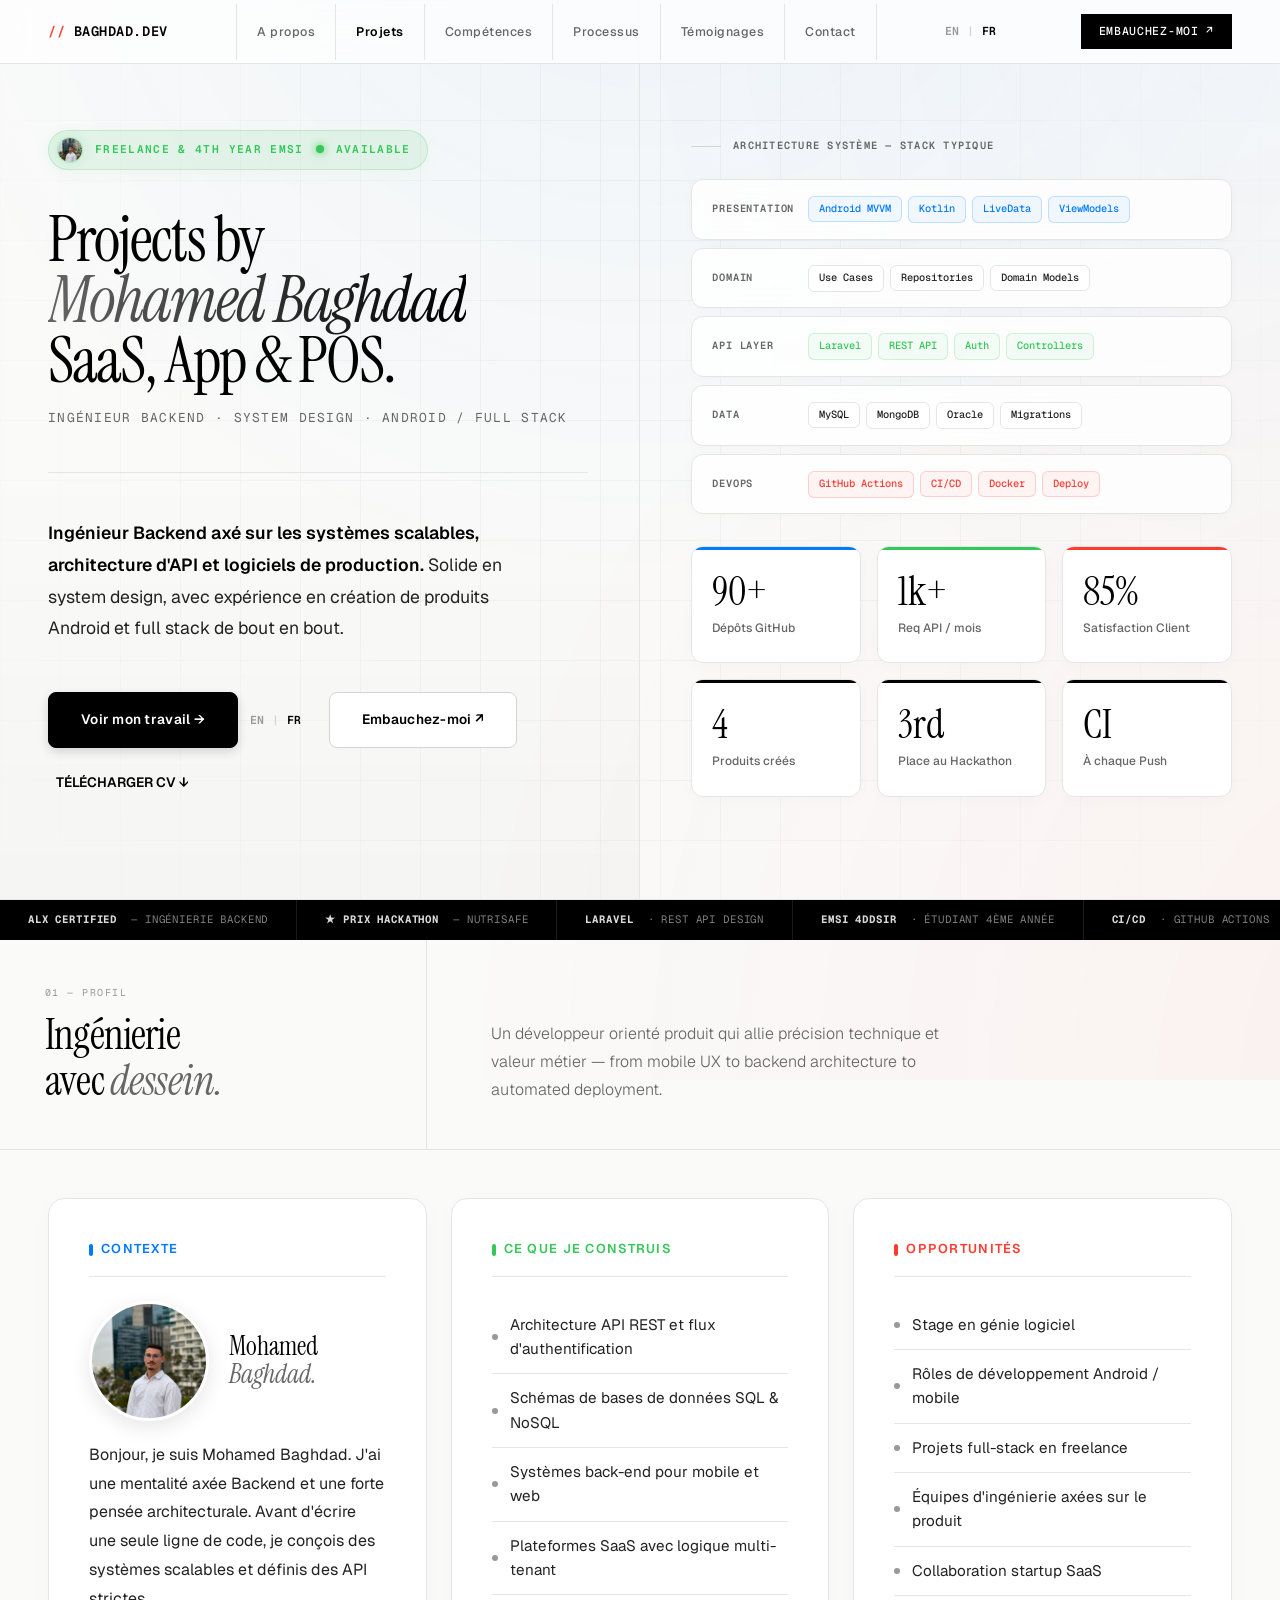
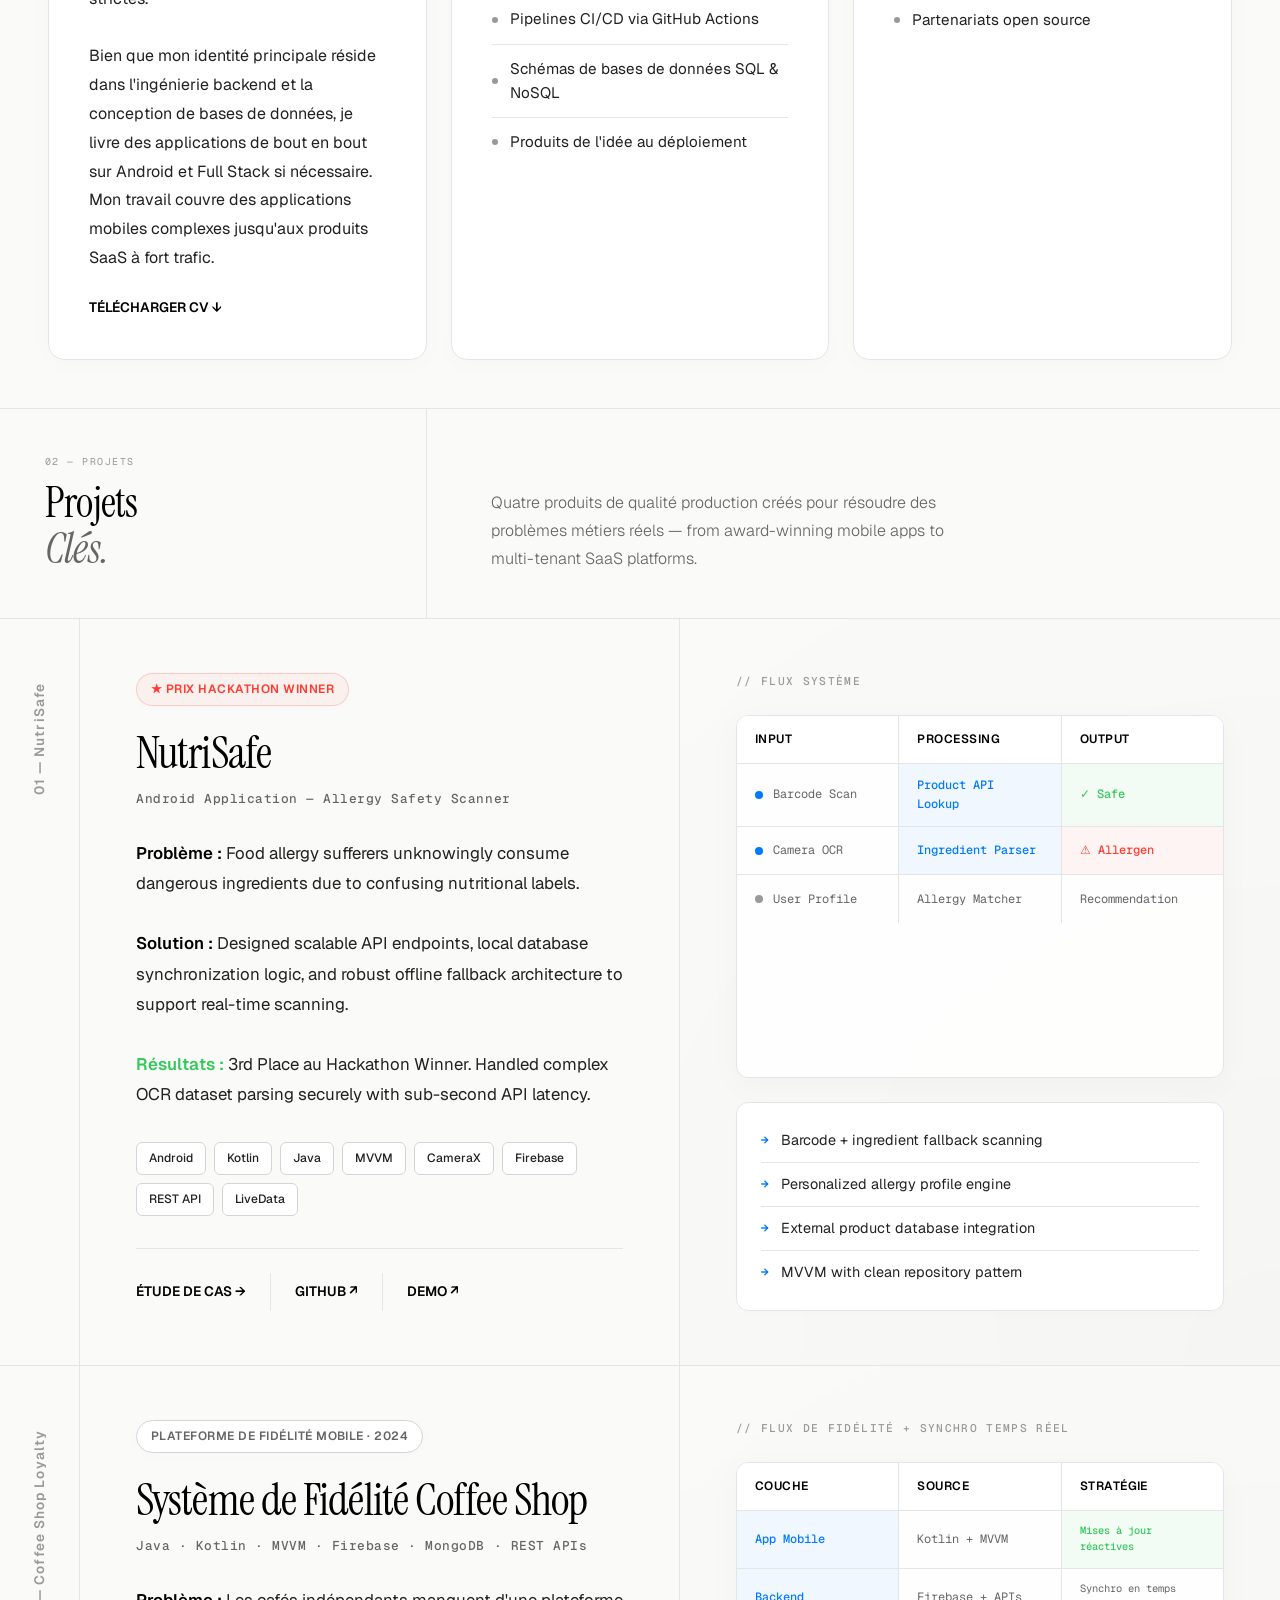
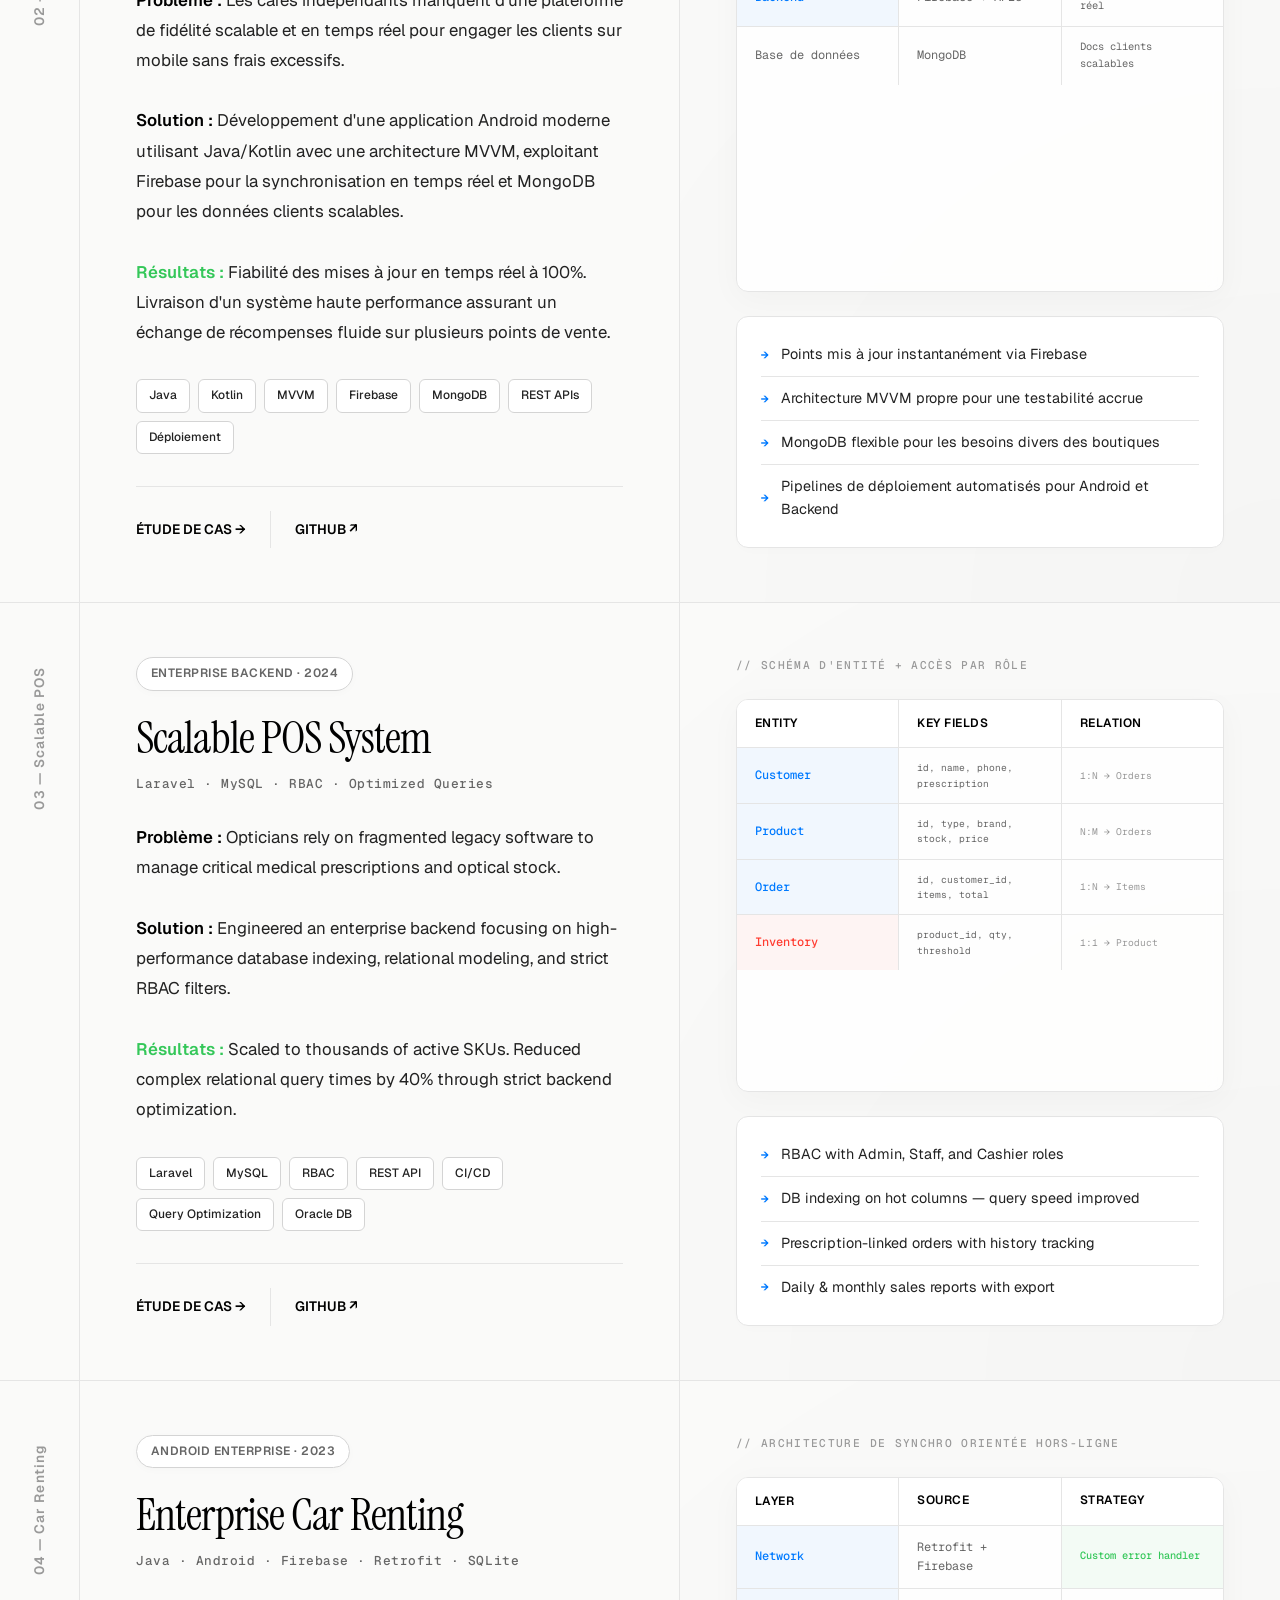
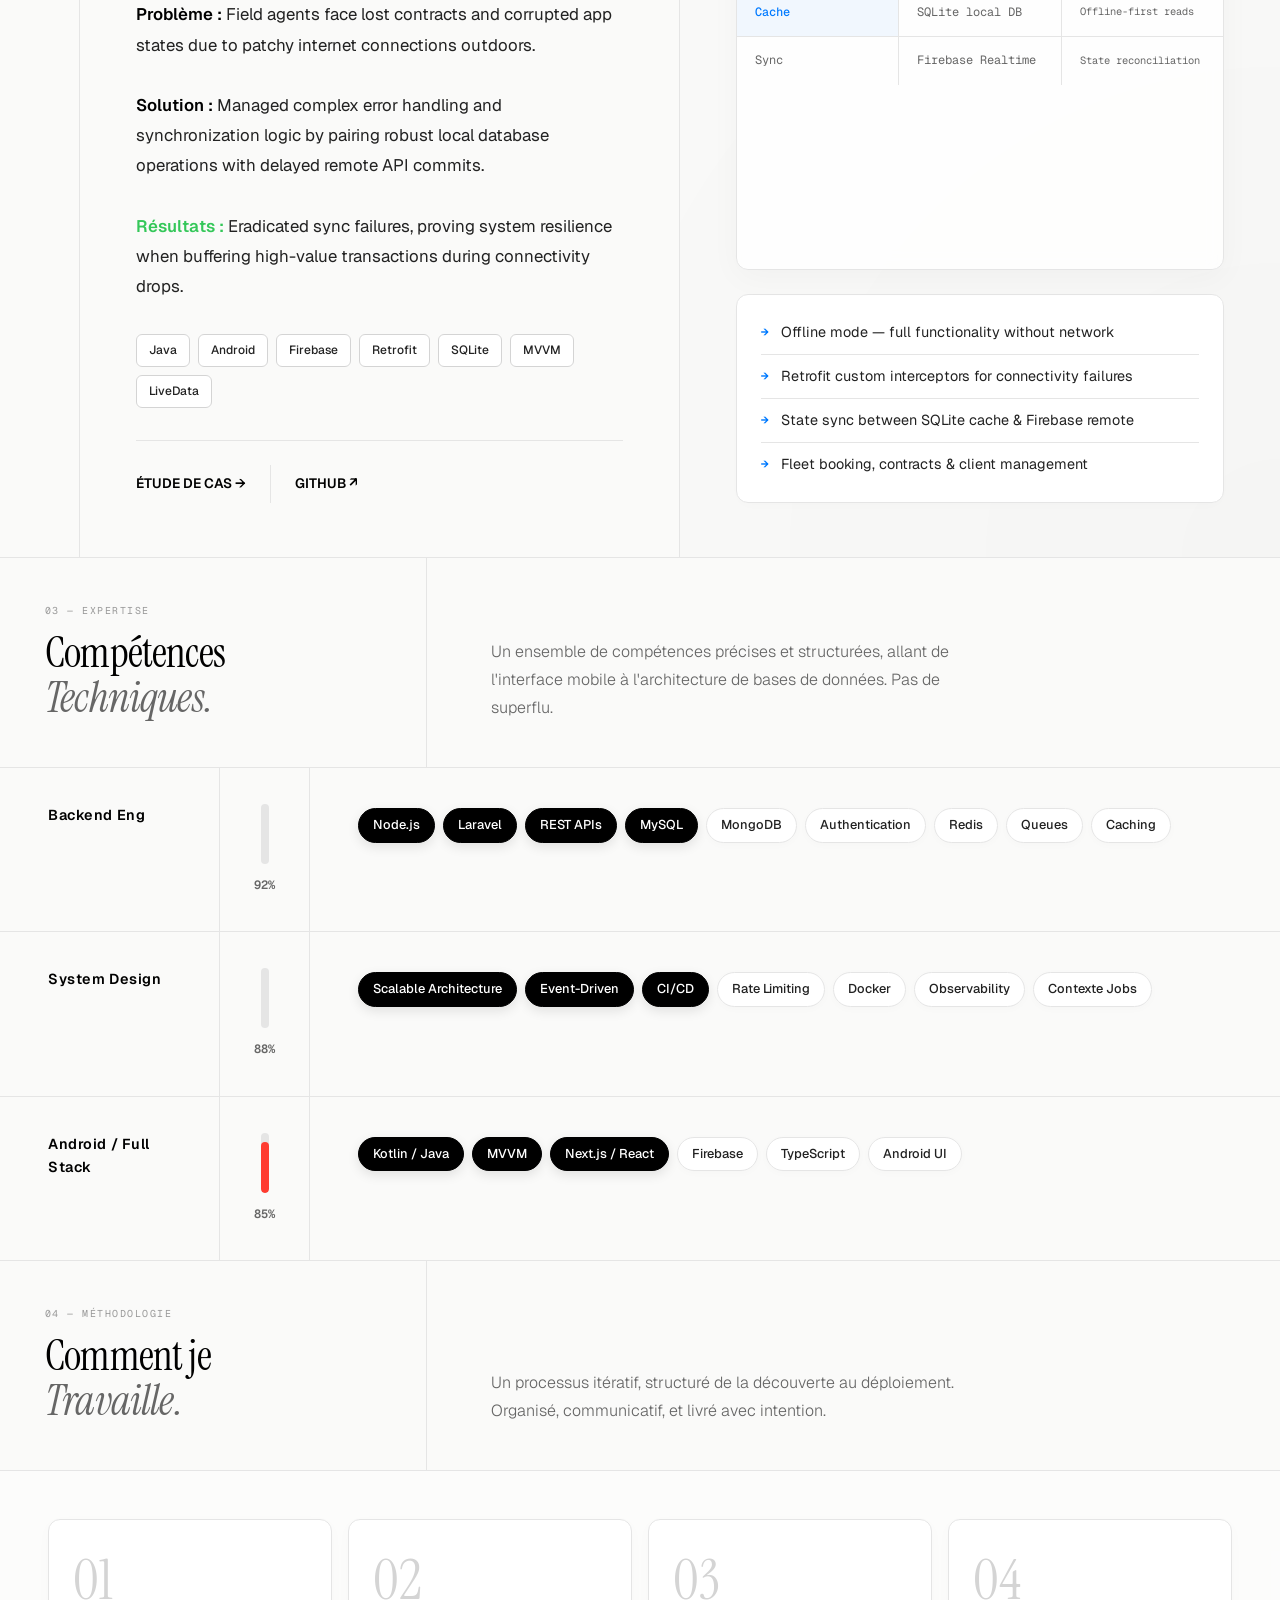
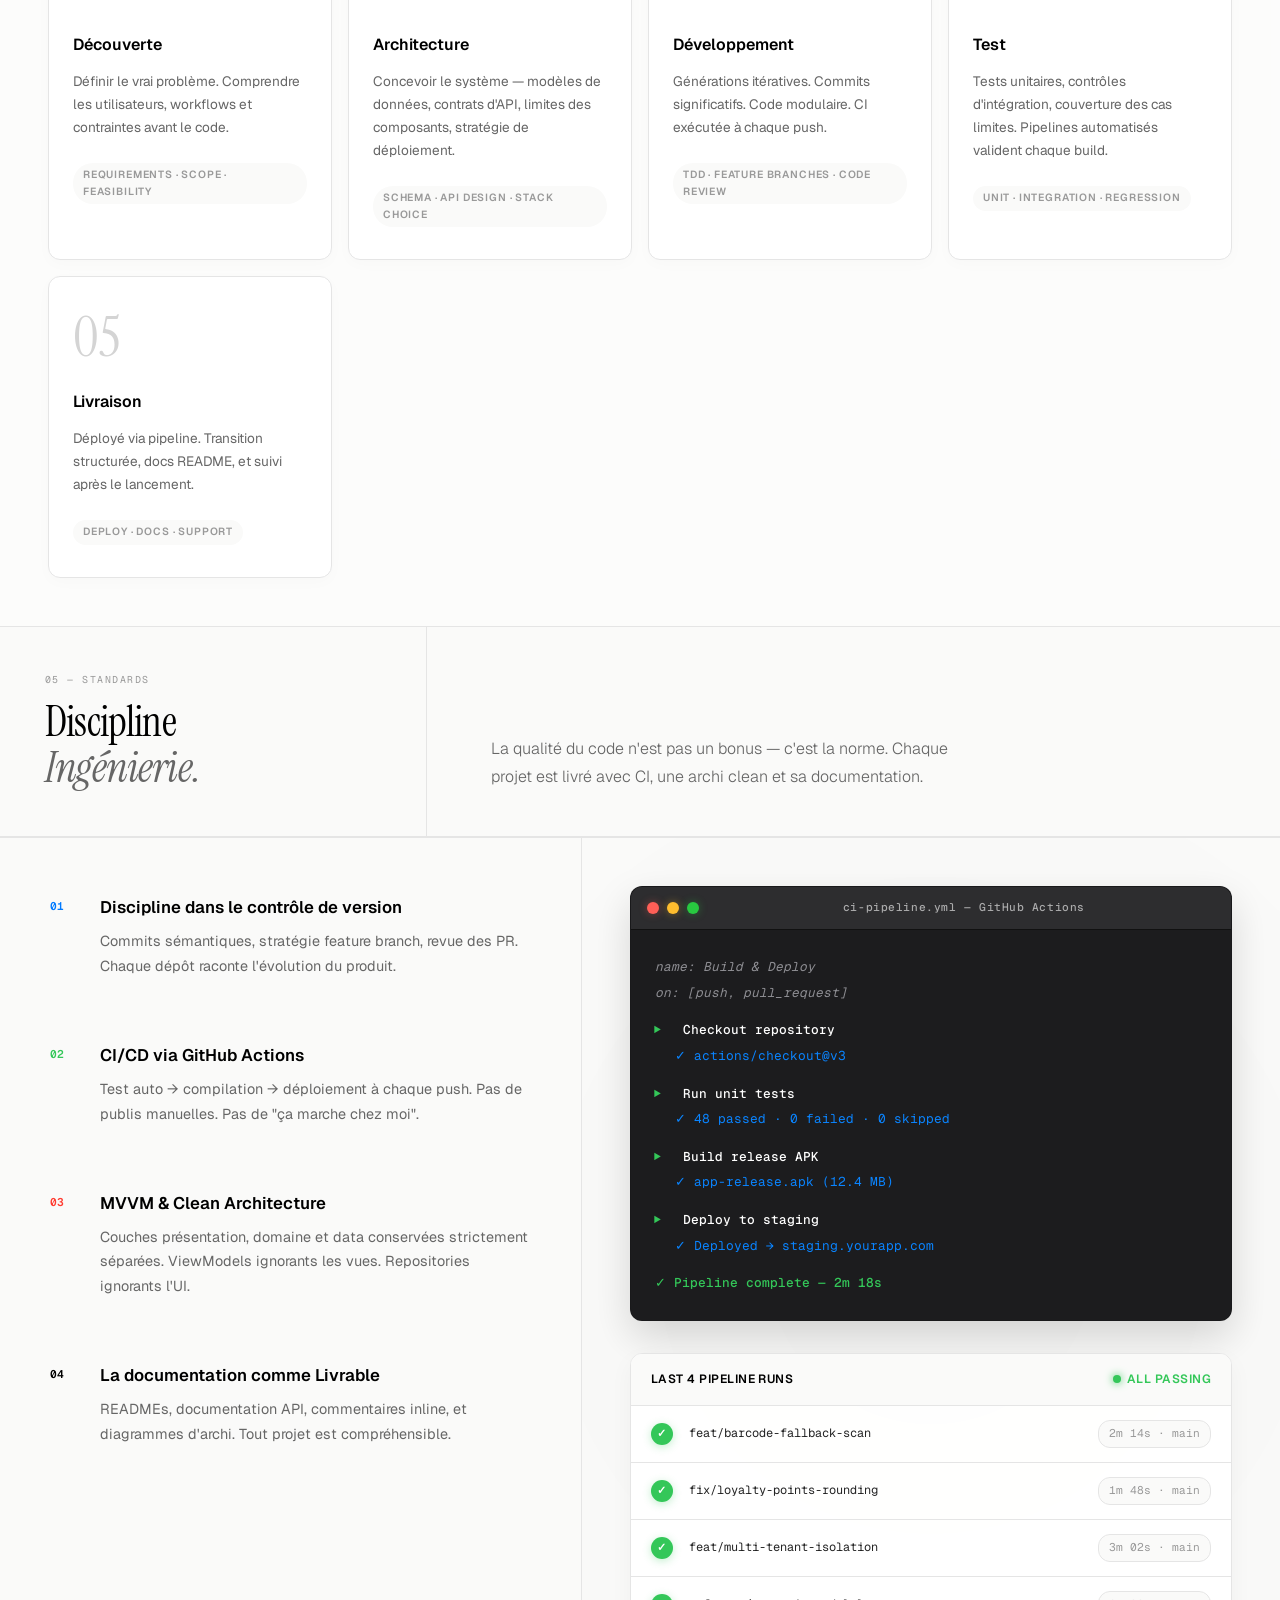
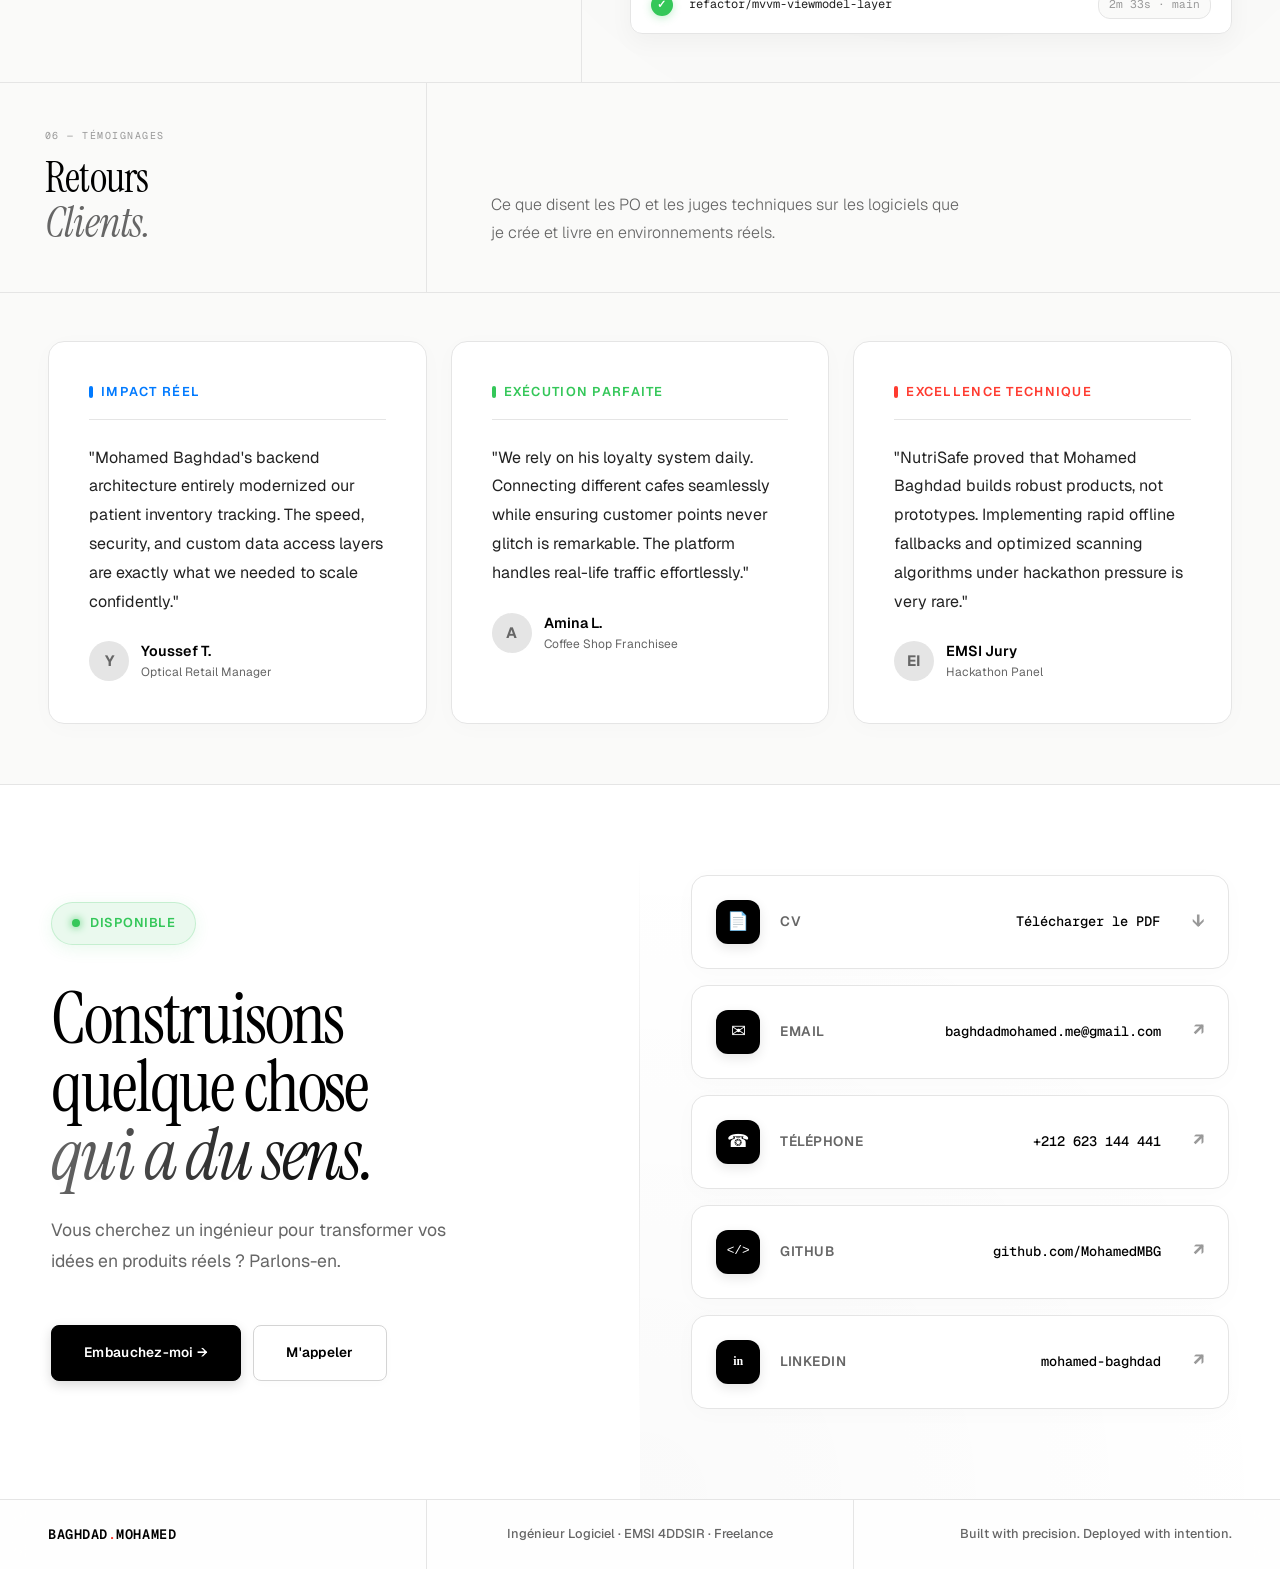
<file: projects-mohamed-baghdad-fr.html>
<!DOCTYPE html>
<html lang="fr">
<head>
<meta charset="UTF-8">
<meta name="viewport" content="width=device-width, initial-scale=1.0">
<title>Projects by Mohamed Baghdad | SaaS & POS Systems</title>
<meta name="description" content="Portfolio of Mohamed Baghdad (often searched as Baghdad Mohamed), an ALX Certified Backend Engineer specializing in scalable SaaS, POS systems, and Android MVVM mobile products. Available for freelance.">
<meta name="keywords" content="Mohamed Baghdad, Baghdad Mohamed, Software Engineer, Backend Developer, Android Developer, Laravel, Freelance, SaaS, POS, EMSI">
<meta name="author" content="Mohamed Baghdad, Baghdad Mohamed">
<meta name="robots" content="index, follow">
<meta property="og:type" content="website">
<meta property="og:title" content="Baghdad Mohamed (Mohamed Baghdad) | Software Engineer">
<meta property="og:description" content="I build scalable SaaS & POS systems that handle real-world traffic. ALX Certified Backend Engineer.">
<meta name="twitter:card" content="summary_large_image">
<meta name="twitter:title" content="Mohamed Baghdad | Software Engineer">
<meta name="twitter:description" content="I build scalable SaaS & POS systems that handle real-world traffic.">
<link rel="preconnect" href="https://fonts.googleapis.com">
<link rel="preconnect" href="https://fonts.gstatic.com" crossorigin>
<link href="https://fonts.googleapis.com/css2?family=Instrument+Serif:ital@0;1&family=Geist:wght@300;400;500;600;700&family=Geist+Mono:wght@400;500&display=swap" rel="stylesheet">
<style>
*, *::before, *::after { box-sizing: border-box; margin: 0; padding: 0; }
:root {
  --white: #ffffff;
  --off: #fafaf9;
  --paper: #f5f4f1;
  --rule: #e5e5e5;
  --rule2: #d4d4d4;
  --ink: #000000;
  --ink2: #222222;
  --ink3: #666666;
  --ink4: #999999;
  --accent-red: #ff3b30;
  --accent-blue: #007aff;
  --accent-green: #34c759;
  --serif: 'Instrument Serif', Georgia, serif;
  --sans: 'Geist', sans-serif;
  --mono: 'Geist Mono', monospace;
  --glass-bg: rgba(255, 255, 255, 0.7);
  --glass-border: rgba(255, 255, 255, 0.4);
}
html { scroll-behavior: smooth; }
body {
  background: var(--off);
  color: var(--ink);
  font-family: var(--sans);
  font-size: 15px;
  line-height: 1.6;
  overflow-x: hidden;
  -webkit-font-smoothing: antialiased;
}

/* Ambient glow effect */
body::after {
  content: '';
  position: fixed;
  top: -20vh;
  left: -20vw;
  width: 140vw;
  height: 140vh;
  background: radial-gradient(circle at 50% 0%, rgba(0,122,255,0.05) 0%, transparent 50%),
              radial-gradient(circle at 100% 100%, rgba(255,59,48,0.05) 0%, transparent 50%);
  z-index: -2;
  pointer-events: none;
}

body::before {
  content: '';
  position: fixed;
  inset: 0;
  background-image: 
    linear-gradient(rgba(0,0,0,0.03) 1px, transparent 1px), 
    linear-gradient(90deg, rgba(0,0,0,0.03) 1px, transparent 1px);
  background-size: 60px 60px;
  -webkit-mask-image: radial-gradient(circle at center, black 40%, transparent 100%);
  mask-image: radial-gradient(circle at center, black 40%, transparent 100%);
  pointer-events: none;
  z-index: -1;
}

/* NAV */
nav {
  position: fixed;
  top: 0; left: 0; right: 0;
  z-index: 200;
  height: clamp(50px, 8vh, 64px);
  display: flex;
  align-items: center;
  justify-content: space-between;
  padding: 0 clamp(20px, 5vw, 48px);
  background: var(--glass-bg);
  backdrop-filter: blur(24px);
  -webkit-backdrop-filter: blur(24px);
  border-bottom: 1px solid var(--rule);
}
.nav-logo { font-family: var(--mono); font-size: 0.85rem; font-weight: 600; letter-spacing: 0.04em; color: var(--ink); text-transform: uppercase; }
.nav-logo em { font-style: normal; color: var(--accent-red); }
.nav-links { display: flex; align-items: center; gap: 0; list-style: none; }
.nav-links li { border-left: 1px solid var(--rule); }
.nav-links li:last-child { border-right: 1px solid var(--rule); }
.nav-links a { display: block; padding: 0 20px; height: 56px; line-height: 56px; color: var(--ink3); text-decoration: none; font-size: 0.78rem; font-weight: 500; letter-spacing: 0.04em; transition: color 0.15s, background 0.15s; }
.nav-links a:hover { color: var(--ink); background: var(--off); }
.nav-cta { font-family: var(--mono); font-size: 0.72rem; font-weight: 500; padding: 8px 18px; background: var(--ink); color: var(--white); text-decoration: none; letter-spacing: 0.06em; text-transform: uppercase; transition: background 0.15s; }
.nav-cta:hover { background: var(--ink2); }

.menu-toggle { display: none; cursor: pointer; padding: 10px; }
.menu-toggle span { display: block; width: 24px; height: 2px; background: var(--ink); margin: 4px 0; }

/* HERO */
#hero { min-height: 100vh; display: grid; grid-template-columns: 1fr 1fr; border-bottom: 1px solid var(--rule); position: relative; z-index: 1; }
.hero-left { padding: clamp(80px, 12vh, 140px) clamp(24px, 4vw, 64px) clamp(40px, 8vh, 80px) clamp(24px, 4vw, 48px); display: flex; flex-direction: column; justify-content: center; border-right: 1px solid var(--rule); position: relative; }
.hero-left::after { content: ''; position: absolute; bottom: 0; right: 0; width: 100%; height: 50%; background: linear-gradient(to top, rgba(0,0,0,0.02), transparent); pointer-events: none; z-index: -1; }
.hero-eyebrow { display: flex; align-items: center; gap: 12px; margin-bottom: 40px; padding: 6px 16px 6px 8px; background: rgba(52, 199, 89, 0.1); border-radius: 30px; width: fit-content; border: 1px solid rgba(52, 199, 89, 0.2); box-shadow: 0 4px 16px rgba(52,199,89,0.05); }
.hero-avatar { width: 26px; height: 26px; border-radius: 50%; overflow: hidden; border: 1px solid rgba(52, 199, 89, 0.4); flex-shrink: 0; box-shadow: 0 0 12px rgba(52,199,89,0.2); background: var(--white); }
.hero-avatar img { width: 100%; height: 100%; object-fit: cover; display: block; }
.eyebrow-dot { width: 8px; height: 8px; background: var(--accent-green); border-radius: 50%; flex-shrink: 0; animation: blink 2s ease-in-out infinite; box-shadow: 0 0 8px var(--accent-green); }
@keyframes blink { 0%,100%{opacity:1; transform: scale(1);} 50%{opacity:0.4; transform: scale(0.95);} }
.eyebrow-text { font-family: var(--mono); font-size: 0.7rem; letter-spacing: 0.12em; text-transform: uppercase; color: var(--accent-green); font-weight: 600; display: flex; align-items: center; gap: 10px; }
.hero-name { font-family: var(--serif); font-size: clamp(3rem, 8vw, 5.5rem); font-weight: 400; line-height: 0.95; letter-spacing: -0.03em; margin-bottom: 16px; color: var(--ink); text-shadow: 0 4px 24px rgba(0,0,0,0.03); }
.hero-name em { font-style: italic; color: transparent; background: linear-gradient(90deg, var(--ink3), var(--ink)); -webkit-background-clip: text; background-clip: text; }
.hero-role { font-family: var(--mono); font-size: 0.8rem; letter-spacing: 0.1em; text-transform: uppercase; color: var(--ink3); margin-bottom: 44px; padding-bottom: 44px; border-bottom: 1px solid var(--rule); }
.hero-desc { font-size: clamp(1rem, 1vw + 0.8rem, 1.1rem); color: var(--ink2); line-height: 1.8; font-weight: 400; max-width: 460px; margin-bottom: 48px; }
.hero-desc strong { font-weight: 600; color: var(--ink); }
.hero-actions { display: flex; gap: 12px; }
.btn-ink { padding: 16px 32px; background: var(--ink); color: var(--white); font-family: var(--sans); font-size: 0.85rem; font-weight: 600; letter-spacing: 0.02em; text-decoration: none; border: 1px solid var(--ink); border-radius: 8px; transition: all 0.2s cubic-bezier(0.16, 1, 0.3, 1); box-shadow: 0 4px 12px rgba(0,0,0,0.15); }
.btn-ink:hover { background: var(--white); color: var(--ink); transform: translateY(-2px); box-shadow: 0 8px 24px rgba(0,0,0,0.1); }
.btn-ghost { padding: 16px 32px; background: var(--white); color: var(--ink); font-family: var(--sans); font-size: 0.85rem; font-weight: 600; letter-spacing: 0.02em; text-decoration: none; border: 1px solid var(--rule2); border-radius: 8px; transition: all 0.2s cubic-bezier(0.16, 1, 0.3, 1); box-shadow: 0 2px 8px rgba(0,0,0,0.02); }
.btn-ghost:hover { border-color: var(--ink); transform: translateY(-2px); box-shadow: 0 6px 16px rgba(0,0,0,0.05); }

.hero-right { padding: clamp(80px, 12vh, 140px) clamp(24px, 4vw, 48px) clamp(40px, 8vh, 80px) clamp(24px, 4vw, 64px); display: flex; flex-direction: column; justify-content: center; background: radial-gradient(circle at top right, rgba(0,122,255,0.03), transparent 60%); }
.arch-title { font-family: var(--mono); font-size: 0.65rem; letter-spacing: 0.12em; text-transform: uppercase; color: var(--ink3); margin-bottom: 24px; display: flex; align-items: center; gap: 12px; font-weight: 600; }
.arch-title::before { content: ''; width: 30px; height: 1px; background: var(--rule2); }
.arch-layers { display: flex; flex-direction: column; gap: 8px; }
.arch-layer { padding: 16px 20px; border: 1px solid var(--rule); border-radius: 12px; display: flex; align-items: center; gap: 16px; background: rgba(255,255,255,0.8); backdrop-filter: blur(8px); box-shadow: 0 2px 12px rgba(0,0,0,0.02); transition: transform 0.2s, box-shadow 0.2s; }
.arch-layer:hover { transform: translateX(8px); box-shadow: 0 6px 20px rgba(0,0,0,0.04); border-color: var(--rule2); }
.al-label { font-family: var(--mono); font-size: 0.65rem; font-weight: 600; letter-spacing: 0.08em; text-transform: uppercase; color: var(--ink3); width: 80px; flex-shrink: 0; }
.al-content { display: flex; gap: 6px; flex-wrap: wrap; flex: 1; }
.al-chip { padding: 4px 10px; font-family: var(--mono); font-size: 0.65rem; border-radius: 6px; border: 1px solid var(--rule); color: var(--ink2); background: var(--white); font-weight: 500; }
.al-chip.blue { border-color: rgba(0,122,255,0.2); color: var(--accent-blue); background: rgba(0,122,255,0.05); }
.al-chip.green { border-color: rgba(52,199,89,0.2); color: var(--accent-green); background: rgba(52,199,89,0.05); }
.al-chip.red { border-color: rgba(255,59,48,0.2); color: var(--accent-red); background: rgba(255,59,48,0.05); }
.hero-metrics { display: grid; grid-template-columns: repeat(3,1fr); gap: 16px; margin-top: 32px; }
.hm-item { padding: 24px 20px; background: var(--white); border-radius: 12px; border: 1px solid var(--rule); box-shadow: 0 4px 16px rgba(0,0,0,0.02); position: relative; overflow: hidden; }
.hm-item::before { content: ''; position: absolute; top: 0; left: 0; width: 100%; height: 3px; background: var(--ink); }
.hm-item:nth-child(1)::before { background: var(--accent-blue); }
.hm-item:nth-child(2)::before { background: var(--accent-green); }
.hm-item:nth-child(3)::before { background: var(--accent-red); }
.hm-num { font-family: var(--serif); font-size: 2.5rem; font-weight: 400; line-height: 1; margin-bottom: 8px; color: var(--ink); }
.hm-label { font-family: var(--sans); font-size: 0.75rem; font-weight: 500; color: var(--ink3); }

/* TICKER */
.ticker { background: var(--ink); overflow: hidden; height: 40px; display: flex; align-items: center; position: relative; z-index: 1; }
.ticker-inner { display: flex; white-space: nowrap; animation: ticker 35s linear infinite; }
@keyframes ticker { 0%{transform:translateX(0)} 100%{transform:translateX(-50%)} }
.ticker-item { display: inline-flex; align-items: center; gap: 14px; padding: 0 28px; font-family: var(--mono); font-size: 0.67rem; letter-spacing: 0.08em; text-transform: uppercase; color: rgba(255,255,255,0.5); border-right: 1px solid rgba(255,255,255,0.1); height: 40px; }
.ticker-item strong { color: rgba(255,255,255,0.85); }

/* SECTION COMMONS */
.section-wrap { position: relative; z-index: 1; border-bottom: 1px solid var(--rule); }
.section-header { display: grid; grid-template-columns: 1fr 2fr; gap: 0; border-bottom: 1px solid var(--rule); }
.sh-left { padding: clamp(32px, 5vh, 48px); border-right: 1px solid var(--rule); display: flex; flex-direction: column; justify-content: flex-end; }
.sh-index { font-family: var(--mono); font-size: 0.62rem; letter-spacing: 0.15em; text-transform: uppercase; color: var(--ink4); margin-bottom: 12px; }
.sh-title { font-family: var(--serif); font-size: clamp(1.8rem, 4vw, 2.6rem); font-weight: 400; line-height: 1.1; letter-spacing: -0.02em; }
.sh-title em { font-style: italic; color: var(--ink3); }
.sh-right { padding: clamp(32px, 5vh, 48px) clamp(32px, 5vw, 64px); display: flex; align-items: flex-end; }
.sh-desc { font-size: clamp(0.9rem, 1vw + 0.7rem, 1rem); color: var(--ink3); max-width: 480px; line-height: 1.75; font-weight: 300; }

/* ABOUT */
.about-grid { display: grid; grid-template-columns: repeat(auto-fit, minmax(300px, 1fr)); gap: 24px; padding: clamp(24px, 4vw, 48px); }
.about-col { padding: 40px; background: var(--white); border: 1px solid var(--rule); border-radius: 16px; box-shadow: 0 4px 24px rgba(0,0,0,0.02); transition: transform 0.3s, box-shadow 0.3s; }
.about-col:hover { transform: translateY(-4px); box-shadow: 0 12px 32px rgba(0,0,0,0.06); }
.ac-label { font-family: var(--sans); font-size: 0.8rem; font-weight: 600; letter-spacing: 0.1em; text-transform: uppercase; color: var(--accent-blue); margin-bottom: 24px; padding-bottom: 16px; border-bottom: 1px solid var(--rule); display: flex; align-items: center; gap: 8px; }
.ac-label::before { content: ''; width: 4px; height: 12px; background: var(--accent-blue); border-radius: 2px; }
.about-col:nth-child(2) .ac-label { color: var(--accent-green); }
.about-col:nth-child(2) .ac-label::before { background: var(--accent-green); }
.about-col:nth-child(3) .ac-label { color: var(--accent-red); }
.about-col:nth-child(3) .ac-label::before { background: var(--accent-red); }
.ac-text { font-size: 1rem; color: var(--ink2); line-height: 1.8; font-weight: 400; }
.ac-text strong { font-weight: 600; color: var(--ink); }
.ac-list { list-style: none; }
.ac-list li { padding: 12px 0; border-bottom: 1px solid var(--rule); font-size: 0.95rem; color: var(--ink2); display: flex; align-items: center; gap: 12px; font-weight: 400; transition: transform 0.2s; }
.ac-list li:hover { transform: translateX(4px); }
.ac-list li:last-child { border-bottom: none; }
.ac-list li::before { content: ''; width: 6px; height: 6px; background: var(--ink4); border-radius: 50%; flex-shrink: 0; transition: background 0.2s; }
.ac-list li:hover::before { background: var(--ink); }
.ab-profile { display: flex; align-items: center; gap: 20px; margin-bottom: 20px; }
.ab-avatar { width: 120px; height: 120px; border-radius: 50%; overflow: hidden; border: 3px solid var(--white); flex-shrink: 0; box-shadow: 0 6px 20px rgba(0,0,0,0.1); background: var(--off); transition: transform 0.3s ease, box-shadow 0.3s ease; cursor: pointer; }
.ab-avatar:hover { transform: translateY(-2px); box-shadow: 0 8px 24px rgba(0,0,0,0.14); }
.ab-avatar img { width: 100%; height: 100%; object-fit: cover; display: block; }
.ab-name { font-family: var(--serif); font-size: 1.6rem; color: var(--ink); line-height: 1.1; }
.ab-name em { font-style: italic; color: var(--ink3); }

/* PROJECTS */
.project-entry { border-bottom: 1px solid var(--rule); display: grid; grid-template-columns: 80px 1fr 1fr; min-height: 460px; transition: all 0.3s ease; position: relative; }
.project-entry:last-child { border-bottom: none; }
.project-entry:hover { background: rgba(255,255,255,0.5); }
.project-entry::after { content: ''; position: absolute; left: 0; top: 0; width: 3px; height: 0; background: var(--ink); transition: height 0.3s ease; }
.project-entry:hover::after { height: 100%; }
.pe-index { border-right: 1px solid var(--rule); display: flex; flex-direction: column; align-items: center; padding: 64px 0; }
.pe-num-v { font-family: var(--sans); font-size: 0.85rem; font-weight: 600; letter-spacing: 0.08em; color: var(--ink4); writing-mode: vertical-rl; text-orientation: mixed; transform: rotate(180deg); transition: color 0.3s; }
.project-entry:hover .pe-num-v { color: var(--ink); }
.pe-info { padding: clamp(40px, 6vh, 64px) clamp(32px, 5vw, 56px); border-right: 1px solid var(--rule); display: flex; flex-direction: column; }
.pe-badge { display: inline-flex; align-items: center; gap: 8px; padding: 6px 14px; border: 1px solid var(--rule2); border-radius: 20px; font-family: var(--sans); font-size: 0.75rem; font-weight: 600; letter-spacing: 0.04em; text-transform: uppercase; color: var(--ink3); margin-bottom: 24px; width: fit-content; background: var(--white); box-shadow: 0 2px 8px rgba(0,0,0,0.02); }
.pe-badge.award { border-color: rgba(255,59,48,0.2); color: var(--accent-red); background: rgba(255,59,48,0.05); }
.pe-name { font-family: var(--serif); font-size: clamp(2rem, 4vw, 2.8rem); font-weight: 400; letter-spacing: -0.02em; line-height: 1.05; margin-bottom: 12px; }
.pe-sub { font-family: var(--mono); font-size: 0.8rem; letter-spacing: 0.04em; color: var(--ink3); margin-bottom: 28px; font-weight: 500; }
.pe-desc { font-size: 1.05rem; color: var(--ink2); line-height: 1.8; font-weight: 400; margin-bottom: 32px; flex: 1; }
.pe-stack { display: flex; flex-wrap: wrap; gap: 8px; margin-bottom: 32px; }
.pe-tech { font-family: var(--sans); font-size: 0.75rem; font-weight: 500; padding: 6px 12px; border: 1px solid var(--rule2); border-radius: 6px; color: var(--ink2); background: var(--white); transition: all 0.2s; }
.pe-tech:hover { border-color: var(--ink); color: var(--ink); transform: translateY(-2px); box-shadow: 0 4px 12px rgba(0,0,0,0.05); }
.pe-links { display: flex; gap: 0; border-top: 1px solid var(--rule); padding-top: 24px; }
.pe-link { font-family: var(--sans); font-size: 0.85rem; font-weight: 600; text-transform: uppercase; text-decoration: none; color: var(--ink); padding: 8px 24px 8px 0; margin-right: 24px; border-right: 1px solid var(--rule); display: flex; align-items: center; gap: 8px; transition: all 0.2s; }
.pe-link:last-child { border-right: none; margin-right: 0; }
.pe-link:hover { color: var(--accent-blue); transform: translateX(4px); }
.pe-visual { padding: clamp(40px, 6vh, 64px) clamp(32px, 5vw, 56px); display: flex; flex-direction: column; background: radial-gradient(circle at bottom right, rgba(0,0,0,0.02), transparent); position: relative; overflow: hidden; }
.pv-label { font-family: var(--mono); font-size: 0.7rem; font-weight: 500; letter-spacing: 0.12em; text-transform: uppercase; color: var(--ink4); margin-bottom: 24px; }
.flow-diagram { border: 1px solid var(--rule); border-radius: 12px; background: rgba(255,255,255,0.8); backdrop-filter: blur(8px); flex: 1; overflow: hidden; box-shadow: 0 8px 32px rgba(0,0,0,0.03); }
.fd-row { display: flex; border-bottom: 1px solid var(--rule); min-height: 48px; align-items: stretch; }
.fd-row:last-child { border-bottom: none; }
.fd-cell { flex: 1; padding: 12px 18px; border-right: 1px solid var(--rule); font-family: var(--mono); font-size: 0.75rem; color: var(--ink3); display: flex; align-items: center; gap: 10px; }
.fd-cell:last-child { border-right: none; }
.fd-cell.hd { background: var(--white); color: var(--ink); font-family: var(--sans); font-size: 0.75rem; font-weight: 600; letter-spacing: 0.04em; text-transform: uppercase; }
.fd-cell.bg-b { background: rgba(0,122,255,0.05); color: var(--accent-blue); font-weight: 500; }
.fd-cell.bg-g { background: rgba(52,199,89,0.05); color: var(--accent-green); font-weight: 500; }
.fd-cell.bg-r { background: rgba(255,59,48,0.05); color: var(--accent-red); font-weight: 500; }
.fd-dot { width: 8px; height: 8px; border-radius: 50%; flex-shrink: 0; }
.fd-bar { height: 6px; background: var(--rule); flex: 1; overflow: hidden; border-radius: 3px; }
.fd-bar-fill { height: 100%; background: var(--ink); border-radius: 3px; }
.pv-features { margin-top: 24px; background: var(--white); border: 1px solid var(--rule); border-radius: 12px; padding: 16px 24px; box-shadow: 0 4px 16px rgba(0,0,0,0.02); }
.pvf-item { display: flex; align-items: center; gap: 12px; padding: 10px 0; border-bottom: 1px solid var(--rule); font-size: 0.9rem; color: var(--ink2); font-weight: 400; transition: transform 0.2s; }
.project-entry:hover .pvf-item { transform: translateX(4px); }
.pvf-item:last-child { border-bottom: none; }
.pvf-item::before { content: '→'; font-family: var(--mono); font-size: 0.8rem; color: var(--accent-blue); flex-shrink: 0; font-weight: bold; }

/* SKILLS */
.skills-table { width: 100%; border-collapse: separate; border-spacing: 0; }
.skills-table tr { transition: background 0.2s; }
.skills-table tr:hover { background: rgba(255,255,255,0.6); }
.skills-table td { padding: 36px 48px; vertical-align: top; border-bottom: 1px solid var(--rule); }
.skills-table tr:last-child td { border-bottom: none; }
.skills-table td:first-child { width: 220px; border-right: 1px solid var(--rule); font-family: var(--sans); font-size: 0.9rem; font-weight: 600; letter-spacing: 0.04em; color: var(--ink); }
.skills-table td:nth-child(2) { width: 90px; border-right: 1px solid var(--rule); text-align: center; padding: 36px 20px; }
.skill-level { display: flex; flex-direction: column; align-items: center; gap: 12px; }
.skill-bar-v { width: 8px; height: 60px; background: var(--rule); position: relative; border-radius: 4px; overflow: hidden; }
.skill-bar-v-fill { position: absolute; bottom: 0; width: 100%; background: var(--ink); border-radius: 4px; transition: height 1.2s cubic-bezier(0.16, 1, 0.3, 1); }
.skills-table tr:nth-child(1) .skill-bar-v-fill { background: var(--accent-blue); }
.skills-table tr:nth-child(2) .skill-bar-v-fill { background: var(--accent-green); }
.skills-table tr:nth-child(3) .skill-bar-v-fill { background: var(--accent-red); }
.sl-pct { font-family: var(--mono); font-size: 0.75rem; font-weight: 600; color: var(--ink3); }
.skills-table tr:hover .sl-pct { color: var(--ink); }
.skills-tags-row { display: flex; flex-wrap: wrap; gap: 8px; align-items: flex-start; padding-top: 4px; }
.st-pill { padding: 6px 14px; font-family: var(--sans); font-size: 0.8rem; font-weight: 500; border: 1px solid var(--rule); border-radius: 20px; color: var(--ink2); background: var(--white); transition: all 0.2s; box-shadow: 0 2px 8px rgba(0,0,0,0.02); cursor: default; }
.st-pill:hover { border-color: var(--ink); transform: translateY(-2px); box-shadow: 0 6px 16px rgba(0,0,0,0.06); }
.st-pill.hl { border-color: var(--ink); background: var(--ink); color: var(--white); box-shadow: 0 4px 12px rgba(0,0,0,0.1); }

/* PROCESS */
.process-grid { display: grid; grid-template-columns: repeat(auto-fit, minmax(240px, 1fr)); gap: 16px; padding: 48px; background: rgba(255,255,255,0.4); }
.process-col { padding: 32px 24px; background: var(--white); border: 1px solid var(--rule); border-radius: 12px; box-shadow: 0 4px 16px rgba(0,0,0,0.02); transition: all 0.3s; position: relative; overflow: hidden; }
.process-col:hover { transform: translateY(-8px); box-shadow: 0 12px 32px rgba(0,0,0,0.06); border-color: var(--rule2); }
.process-col::before { content: ''; position: absolute; top: 0; left: 0; right: 0; height: 3px; background: linear-gradient(90deg, transparent, var(--ink), transparent); transform: translateX(-100%); transition: transform 0.6s ease; }
.process-col:hover::before { transform: translateX(100%); }
.pc-num { font-family: var(--serif); font-size: 3.5rem; font-weight: 400; color: var(--rule2); line-height: 1; margin-bottom: 24px; transition: color 0.3s; }
.process-col:hover .pc-num { color: var(--ink); }
.pc-title { font-size: 1rem; font-weight: 600; margin-bottom: 12px; color: var(--ink); }
.pc-desc { font-size: 0.85rem; color: var(--ink3); line-height: 1.7; font-weight: 400; }
.pc-tag { display: inline-block; margin-top: 24px; font-family: var(--sans); font-size: 0.65rem; font-weight: 600; letter-spacing: 0.08em; text-transform: uppercase; color: var(--ink4); padding: 4px 10px; background: var(--off); border-radius: 20px; transition: all 0.3s; }
.process-col:hover .pc-tag { background: var(--ink); color: var(--white); }

/* ENGINEERING */
.eng-grid { display: grid; grid-template-columns: 1fr 1.2fr; border-top: 1px solid var(--rule); }
.eng-left { border-right: 1px solid var(--rule); padding: 24px 0; }
.eng-item { padding: 32px 48px; display: grid; grid-template-columns: 32px 1fr; gap: 18px; align-items: start; transition: all 0.3s; border-left: 2px solid transparent; }
.eng-item:hover { background: rgba(255,255,255,0.7); border-left-color: var(--accent-blue); transform: translateX(4px); }
.ei-num { font-family: var(--mono); font-size: 0.7rem; font-weight: 600; color: var(--accent-blue); padding-top: 4px; }
.eng-item:nth-child(2) .ei-num { color: var(--accent-green); }
.eng-item:nth-child(2):hover { border-left-color: var(--accent-green); }
.eng-item:nth-child(3) .ei-num { color: var(--accent-red); }
.eng-item:nth-child(3):hover { border-left-color: var(--accent-red); }
.eng-item:nth-child(4) .ei-num { color: var(--ink); }
.eng-item:nth-child(4):hover { border-left-color: var(--ink); }
.ei-title { font-size: 1.05rem; font-weight: 600; margin-bottom: 8px; color: var(--ink); }
.ei-desc { font-size: 0.9rem; color: var(--ink3); line-height: 1.7; font-weight: 400; }
.eng-right { padding: 48px; background: radial-gradient(circle at center, rgba(0,0,0,0.02), transparent); display: flex; flex-direction: column; gap: 32px; justify-content: center; }
.terminal { border: 1px solid rgba(0,0,0,0.1); border-radius: 12px; background: #1c1c1e; font-family: var(--mono); overflow: hidden; box-shadow: 0 16px 40px rgba(0,0,0,0.15); }
.terminal-bar { background: #2d2d2f; padding: 12px 16px; display: flex; align-items: center; gap: 14px; border-bottom: 1px solid #111; }
.t-dots { display: flex; gap: 8px; }
.t-dot { width: 12px; height: 12px; border-radius: 50%; }
.t-dot.r{background:#ff5f57; box-shadow: 0 0 8px rgba(255,95,87,0.4);} 
.t-dot.y{background:#ffbd2e; box-shadow: 0 0 8px rgba(255,189,46,0.4);} 
.t-dot.g{background:#28c940; box-shadow: 0 0 8px rgba(40,201,64,0.4);}
.t-filename { font-size: 0.7rem; font-weight: 500; color: rgba(255,255,255,0.6); letter-spacing: 0.05em; flex: 1; text-align: center; }
.terminal-body { padding: 24px; font-size: 0.8rem; line-height: 2; color: #e5e5ea; }
.t-line { display: flex; }
.t-prompt { color: #34c759; margin-right: 12px; font-weight: bold; user-select: none; }
.t-cmd { color: #fff; font-weight: 500; }
.t-comment { color: #8e8e93; font-style: italic; }
.t-success { color: #34c759; font-weight: 500; }
.t-info { color: #0a84ff; padding-left: 20px; }
.t-blank { height: 12px; }
.ci-pipeline { border: 1px solid var(--rule); border-radius: 12px; background: rgba(255,255,255,0.9); backdrop-filter: blur(12px); box-shadow: 0 8px 24px rgba(0,0,0,0.04); overflow: hidden; }
.cp-header { padding: 16px 20px; border-bottom: 1px solid var(--rule); background: var(--off); font-family: var(--sans); font-size: 0.75rem; font-weight: 600; letter-spacing: 0.04em; text-transform: uppercase; color: var(--ink); display: flex; justify-content: space-between; align-items: center; }
.cp-status { color: var(--accent-green); display: flex; align-items: center; gap: 6px; font-weight: 600; }
.cp-status::before { content: ''; width: 8px; height: 8px; background: var(--accent-green); border-radius: 50%; box-shadow: 0 0 8px var(--accent-green); animation: blink 2s infinite; }
.cp-step { display: flex; align-items: center; gap: 16px; padding: 14px 20px; border-bottom: 1px solid var(--rule); font-family: var(--mono); font-size: 0.75rem; color: var(--ink2); transition: background 0.2s; }
.cp-step:hover { background: var(--white); }
.cp-step:last-child { border-bottom: none; }
.s-icon { width: 22px; height: 22px; border-radius: 50%; background: var(--accent-green); display: flex; align-items: center; justify-content: center; font-size: 0.7rem; font-weight: bold; color: var(--white); flex-shrink: 0; box-shadow: 0 2px 8px rgba(52,199,89,0.3); }
.cp-time { margin-left: auto; color: var(--ink4); font-size: 0.7rem; background: var(--off); padding: 4px 10px; border-radius: 12px; border: 1px solid var(--rule); }

/* CONTACT */
#contact { min-height: 70vh; display: grid; grid-template-columns: 1fr 1fr; background: var(--white); position: relative; z-index: 1; }
.contact-left { padding: clamp(60px, 10vh, 100px) clamp(24px, 4vw, 64px); display: flex; flex-direction: column; justify-content: center; position: relative; }
.contact-left::after { content: ''; position: absolute; right: 0; top: 10%; height: 80%; width: 1px; background: linear-gradient(to bottom, transparent, var(--rule), transparent); }
.contact-title { font-family: var(--serif); font-size: clamp(2.5rem, 6vw, 4.5rem); font-weight: 400; line-height: 0.95; letter-spacing: -0.03em; margin-bottom: 24px; text-shadow: 0 4px 24px rgba(0,0,0,0.02); }
.contact-title em { font-style: italic; color: transparent; background: linear-gradient(90deg, var(--ink3), var(--ink)); -webkit-background-clip: text; background-clip: text; }
.contact-desc { font-size: 1.1rem; color: var(--ink3); line-height: 1.8; font-weight: 400; max-width: 440px; margin-bottom: 48px; }
.contact-avail { display: inline-flex; align-items: center; gap: 10px; padding: 10px 20px; border-radius: 30px; background: rgba(52, 199, 89, 0.1); border: 1px solid rgba(52, 199, 89, 0.2); font-family: var(--sans); font-size: 0.8rem; font-weight: 600; letter-spacing: 0.04em; text-transform: uppercase; color: var(--accent-green); margin-bottom: 40px; width: fit-content; box-shadow: 0 4px 16px rgba(52,199,89,0.1); }
.contact-avail::before { content: ''; width: 8px; height: 8px; background: var(--accent-green); border-radius: 50%; animation: blink 2s infinite; box-shadow: 0 0 8px var(--accent-green); }
.contact-actions { display: flex; gap: 12px; }
.contact-right { padding: clamp(60px, 10vh, 100px) clamp(24px, 4vw, 64px); display: flex; flex-direction: column; justify-content: center; background: radial-gradient(circle at bottom left, rgba(0,0,0,0.02), transparent 70%); }
.contact-links-list { list-style: none; display: flex; flex-direction: column; gap: 16px; }
.cl-item { background: var(--white); border-radius: 16px; border: 1px solid var(--rule); box-shadow: 0 4px 24px rgba(0,0,0,0.02); transition: all 0.3s cubic-bezier(0.16, 1, 0.3, 1); }
.cl-item:hover { transform: translateX(-8px); box-shadow: -8px 12px 32px rgba(0,0,0,0.06); border-color: var(--rule2); }
.cl-item a { display: flex; align-items: center; gap: 20px; padding: 24px; text-decoration: none; color: var(--ink); width: 100%; border-radius: 16px; }
.cl-icon { width: 44px; height: 44px; border-radius: 12px; background: var(--ink); display: flex; align-items: center; justify-content: center; font-size: 1.1rem; flex-shrink: 0; color: var(--white); box-shadow: 0 4px 12px rgba(0,0,0,0.1); transition: transform 0.3s; }
.cl-item:hover .cl-icon { transform: scale(1.1) rotate(5deg); background: var(--accent-blue); }
.cl-label { flex: 1; font-family: var(--sans); font-size: 0.85rem; font-weight: 600; letter-spacing: 0.04em; text-transform: uppercase; color: var(--ink3); }
.cl-val { font-family: var(--mono); color: var(--ink); font-size: 0.85rem; font-weight: 500; }
.cl-arr { color: var(--ink4); margin-left: 12px; font-weight: bold; font-size: 1.1rem; transition: transform 0.3s, color 0.3s; }
.cl-item:hover .cl-arr { color: var(--ink); transform: translate(4px, -4px); }

/* FOOTER */
footer { padding: 0; border-top: 1px solid var(--rule); display: grid; grid-template-columns: repeat(auto-fit, minmax(200px, 1fr)); position: relative; z-index: 10; background: rgba(255,255,255,0.8); backdrop-filter: blur(12px); }
.footer-cell { padding: 24px 48px; display: flex; align-items: center; font-family: var(--sans); font-size: 0.8rem; font-weight: 500; color: var(--ink3); }
.footer-cell:nth-child(1) { border-right: 1px solid var(--rule); }
.footer-cell:last-child { border-left: 1px solid var(--rule); justify-content: flex-end; }
.footer-cell:nth-child(2) { justify-content: center; }
.footer-logo { font-family: var(--mono); font-weight: 600; font-size: 0.85rem; color: var(--ink); text-transform: uppercase; letter-spacing: 0.04em; }
.footer-logo em { font-style: normal; color: var(--accent-red); }

/* REVEAL */
.reveal { opacity: 0; transform: translateY(18px); transition: opacity 0.55s ease, transform 0.55s ease; }
.reveal.up { opacity: 1; transform: translateY(0); }
.d1{transition-delay:.08s} .d2{transition-delay:.16s} .d3{transition-delay:.24s} .d4{transition-delay:.32s} .d5{transition-delay:.4s}

/* ======= RESPONSIVE BREAKPOINTS ======= */

/* Hamburger button */
.nav-hamburger { display: none; flex-direction: column; gap: 5px; cursor: pointer; padding: 8px; border: none; background: none; }
.nav-hamburger span { display: block; width: 22px; height: 2px; background: var(--ink); border-radius: 2px; transition: all 0.3s; }
.nav-hamburger.open span:nth-child(1) { transform: translateY(7px) rotate(45deg); }
.nav-hamburger.open span:nth-child(2) { opacity: 0; }
.nav-hamburger.open span:nth-child(3) { transform: translateY(-7px) rotate(-45deg); }

/* Mobile drawer */
.mobile-menu { display: none; position: fixed; inset: 0; background: var(--white); z-index: 250; flex-direction: column; align-items: center; justify-content: center; gap: 4px; }
.mobile-menu.open { display: flex; }
.mobile-menu a { font-family: var(--serif); font-size: 2.4rem; color: var(--ink); text-decoration: none; padding: 12px 40px; width: 100%; text-align: center; border-bottom: 1px solid var(--rule); transition: color 0.2s; }
.mobile-menu a:last-child { border-bottom: none; }
.mobile-menu a:hover { color: var(--accent-blue); }
.mobile-cta { font-family: var(--mono) !important; font-size: 0.85rem !important; margin-top: 20px; padding: 14px 40px !important; background: var(--ink); color: var(--white) !important; border-radius: 8px; letter-spacing: 0.06em; text-transform: uppercase; }

@media(max-width:1080px){
  .project-entry { grid-template-columns: 1fr 1fr; min-height: auto; }
  .pe-index { display: none; }
}
@media(max-width:960px){
  .nav-hamburger { display: flex; }
  .nav-links, .nav-cta { display: none; }
  #hero { grid-template-columns: 1fr; }
  .hero-left { border-right: none; }
  .hero-right { border-top: 1px solid var(--rule); }
  .section-header { grid-template-columns: 1fr; }
  .sh-left { border-right: none; border-bottom: 1px solid var(--rule); }
  .about-grid { grid-template-columns: 1fr; }
  .project-entry { grid-template-columns: 1fr; min-height: auto; }
  .pe-index { display: none; }
  .pe-info { border-right: none; border-bottom: 1px solid var(--rule); }
  .skills-table tr { display: block; border-bottom: 1px solid var(--rule); }
  .skills-table tr:last-child { border-bottom: none; }
  .skills-table td { display: block; border-bottom: none !important; }
  .skills-table td:first-child { width: 100%; border-right: none; }
  .skills-table td:nth-child(2) { display: none; }
  .eng-grid { grid-template-columns: 1fr; }
  .eng-left { border-right: none; border-bottom: 1px solid var(--rule); }
  #contact { grid-template-columns: 1fr; min-height: auto; }
  .contact-left::after { display: none; }
  footer { grid-template-columns: 1fr; }
  .footer-cell { border-right: none !important; border-left: none !important; border-bottom: 1px solid var(--rule); justify-content: flex-start !important; }
  .footer-cell:last-child { border-bottom: none; }
}
@media(max-width:600px){
  .hero-metrics { grid-template-columns: 1fr; }
  .hero-actions { flex-direction: column; }
  .btn-ink, .btn-ghost { width: 100%; text-align: center; }
  .pe-links { flex-direction: column; }
  .pe-link { border-right: none; padding: 12px 0; margin: 0; width: 100%; border-bottom: 1px solid var(--rule); }
  .pe-link:last-child { border-bottom: none; }
  .flow-diagram { overflow-x: auto; -webkit-overflow-scrolling: touch; }
  .fd-row { min-width: 380px; }
  .contact-actions { flex-direction: column; }
  .contact-actions .btn-ink, .contact-actions .btn-ghost { width: 100%; }
  .ticker-item { padding: 0 14px; font-size: 0.58rem; }
  .t-filename { display: none; }
  .cl-val { display: none; }
}
</style>
</head>
<body>

<nav>
  <div class="nav-logo"><em>//</em>&nbsp;BAGHDAD.dev</div>
  <ul class="nav-links">
    <li><a href="about-mohamed-baghdad-fr.html">A propos</a></li>
    <li><a href="projects-mohamed-baghdad-fr.html" style="color:var(--ink); font-weight:600;">Projets</a></li>
    <li><a href="index-fr.html#skills">Compétences</a></li>
    <li><a href="index-fr.html#process">Processus</a></li>
    <li><a href="index-fr.html#testimonials">Témoignages</a></li>
    <li><a href="contact-mohamed-baghdad-fr.html">Contact</a></li>
  </ul>
  <div class="lang-switch" style="display:flex; align-items:center; margin-right: 16px; font-family: var(--mono); font-size: 0.72rem; font-weight: 600;">
    <a href="projects-mohamed-baghdad.html" style="color: var(--ink4); text-decoration: none; transition: color 0.15s;">EN</a><span style="color: var(--rule2); margin: 0 8px;">|</span><a href="projects-mohamed-baghdad-fr.html" style="color: var(--ink); text-decoration: none;">FR</a>
  </div>
  <a href="#contact" class="nav-cta">Embauchez-moi ↗</a>
  <button class="nav-hamburger" id="menuBtn" aria-label="Menu">
    <span></span><span></span><span></span>
  </button>
</nav>

<!-- MOBILE MENU -->
<div class="mobile-menu" id="mobileMenu">
  <a href="about-mohamed-baghdad-fr.html" class="mobile-link">A propos</a>
  <a href="projects-mohamed-baghdad-fr.html" class="mobile-link">Projets</a>
  <a href="index-fr.html#skills" class="mobile-link">Compétences</a>
  <a href="index-fr.html#process" class="mobile-link">Processus</a>
  <a href="index-fr.html#testimonials" class="mobile-link">Témoignages</a>
  <a href="contact-mohamed-baghdad-fr.html" class="mobile-link">Contact</a>
  <a href="assets/French_BAGHDAD_Mohamed_CV.pdf" download class="mobile-link">Télécharger CV ↓</a>
  <div class="lang-switch" style="display:flex; align-items:center; margin-right: 16px; font-family: var(--mono); font-size: 0.72rem; font-weight: 600;">
    <a href="projects-mohamed-baghdad.html" style="color: var(--ink4); text-decoration: none; transition: color 0.15s;">EN</a><span style="color: var(--rule2); margin: 0 8px;">|</span><a href="projects-mohamed-baghdad-fr.html" style="color: var(--ink); text-decoration: none;">FR</a>
  </div>
  <a href="#contact" class="mobile-link mobile-cta">Embauchez-moi ↗</a>
</div>

<!-- HERO -->
<section id="hero">
  <div class="hero-left">
    <div class="hero-eyebrow reveal">
      <div class="hero-avatar"><img src="assets/profile.jpg" alt="Baghdad Mohamed (Mohamed Baghdad) - Software Engineer Profile"></div>
      <span class="eyebrow-text">Freelance &amp; 4th Year EMSI <div class="eyebrow-dot" style="margin: 0 2px"></div> Available</span>
    </div>
    <h1 class="hero-name reveal d1" style="font-size: clamp(2.5rem, 6vw, 4rem); max-width: 600px;">Projects by<br><em>Mohamed Baghdad</em><br>SaaS, App &amp; POS.</h1>
    <p class="hero-role reveal d2">Ingénieur Backend · System Design · Android / Full Stack</p>
    <p class="hero-desc reveal d3"><strong>Ingénieur Backend axé sur les systèmes scalables, architecture d'API et logiciels de production.</strong> Solide en system design, avec expérience en création de produits Android et full stack de bout en bout.</p>
    <div class="hero-actions reveal d4" style="align-items: center; flex-wrap: wrap;">
      <a href="#projects" class="btn-ink">Voir mon travail →</a>
      <div class="lang-switch" style="display:flex; align-items:center; margin-right: 16px; font-family: var(--mono); font-size: 0.72rem; font-weight: 600;">
    <a href="projects-mohamed-baghdad.html" style="color: var(--ink4); text-decoration: none; transition: color 0.15s;">EN</a><span style="color: var(--rule2); margin: 0 8px;">|</span><a href="projects-mohamed-baghdad-fr.html" style="color: var(--ink); text-decoration: none;">FR</a>
  </div>
  <a href="#contact" class="btn-ghost">Embauchez-moi ↗</a>
      <a href="assets/French_BAGHDAD_Mohamed_CV.pdf" download class="pe-link" style="border:none; margin-left: 8px; padding: 12px 0;">Télécharger CV ↓</a>
    </div>
  </div>
  <div class="hero-right">
    <div class="reveal d1">
      <div class="arch-title">Architecture Système — Stack Typique</div>
      <div class="arch-layers">
        <div class="arch-layer"><span class="al-label">Presentation</span><div class="al-content"><span class="al-chip blue">Android MVVM</span><span class="al-chip blue">Kotlin</span><span class="al-chip blue">LiveData</span><span class="al-chip blue">ViewModels</span></div></div>
        <div class="arch-layer"><span class="al-label">Domain</span><div class="al-content"><span class="al-chip">Use Cases</span><span class="al-chip">Repositories</span><span class="al-chip">Domain Models</span></div></div>
        <div class="arch-layer"><span class="al-label">API Layer</span><div class="al-content"><span class="al-chip green">Laravel</span><span class="al-chip green">REST API</span><span class="al-chip green">Auth</span><span class="al-chip green">Controllers</span></div></div>
        <div class="arch-layer"><span class="al-label">Data</span><div class="al-content"><span class="al-chip">MySQL</span><span class="al-chip">MongoDB</span><span class="al-chip">Oracle</span><span class="al-chip">Migrations</span></div></div>
        <div class="arch-layer"><span class="al-label">DevOps</span><div class="al-content"><span class="al-chip red">GitHub Actions</span><span class="al-chip red">CI/CD</span><span class="al-chip red">Docker</span><span class="al-chip red">Deploy</span></div></div>
      </div>
    </div>
    <div class="hero-metrics reveal d2">
      <div class="hm-item"><div class="hm-num">90+</div><div class="hm-label">Dépôts GitHub</div></div>
      <div class="hm-item"><div class="hm-num">1k+</div><div class="hm-label">Req API / mois</div></div>
      <div class="hm-item"><div class="hm-num">85%</div><div class="hm-label">Satisfaction Client</div></div>
      <div class="hm-item"><div class="hm-num">4</div><div class="hm-label">Produits créés</div></div>
      <div class="hm-item"><div class="hm-num">3rd</div><div class="hm-label">Place au Hackathon</div></div>
      <div class="hm-item"><div class="hm-num">CI</div><div class="hm-label">À chaque Push</div></div>
    </div>
  </div>
</section>

<!-- TICKER -->
<div class="ticker">
  <div class="ticker-inner">
    <span class="ticker-item"><strong>ALX Certified</strong> — Ingénierie Backend</span>
    <span class="ticker-item"><strong>★ Prix Hackathon</strong> — NutriSafe</span>
    <span class="ticker-item"><strong>Laravel</strong> · REST API Design</span>
    <span class="ticker-item"><strong>EMSI 4DDSIR</strong> · Étudiant 4ème année</span>
    <span class="ticker-item"><strong>CI/CD</strong> · GitHub Actions</span>
    <span class="ticker-item"><strong>MySQL · MongoDB · Oracle</strong></span>
    <span class="ticker-item"><strong>SaaS</strong> · Plateformes Multi-tenant</span>
    <span class="ticker-item"><strong>Available</strong> for Freelance</span>
    <span class="ticker-item"><strong>ALX Certified</strong> — Ingénierie Backend</span>
    <span class="ticker-item"><strong>★ Prix Hackathon</strong> — NutriSafe</span>
    <span class="ticker-item"><strong>Laravel</strong> · REST API Design</span>
    <span class="ticker-item"><strong>EMSI 4DDSIR</strong> · Étudiant 4ème année</span>
    <span class="ticker-item"><strong>CI/CD</strong> · GitHub Actions</span>
    <span class="ticker-item"><strong>MySQL · MongoDB · Oracle</strong></span>
    <span class="ticker-item"><strong>SaaS</strong> · Plateformes Multi-tenant</span>
    <span class="ticker-item"><strong>Available</strong> for Freelance</span>
  </div>
</div>

<!-- ABOUT -->
<section id="about" class="section-wrap">
  <div class="section-header">
    <div class="sh-left reveal"><div class="sh-index">01 — Profil</div><h2 class="sh-title">Ingénierie<br>avec <em>dessein.</em></h2></div>
    <div class="sh-right reveal d1"><p class="sh-desc">Un développeur orienté produit qui allie précision technique et valeur métier — from mobile UX to backend architecture to automated deployment.</p></div>
  </div>
  <div class="about-grid">
    <div class="about-col reveal">
      <div class="ac-label">Contexte</div>
      <div class="ab-profile">
        <div class="ab-avatar"><img src="assets/profile.jpg" alt="Baghdad Mohamed (Mohamed Baghdad) - Backend & Mobile Developer"></div>
        <div class="ab-name">Mohamed<br><em>Baghdad.</em></div>
      </div>
      <p class="ac-text">Bonjour, je suis Mohamed Baghdad. J'ai une mentalité axée Backend et une forte pensée architecturale. Avant d'écrire une seule ligne de code, je conçois des systèmes scalables et définis des API strictes.<br><br>Bien que mon identité principale réside dans l'ingénierie backend et la conception de bases de données, je livre des applications de bout en bout sur Android et Full Stack si nécessaire. Mon travail couvre des applications mobiles complexes jusqu'aux produits SaaS à fort trafic.</p>
      <a href="assets/French_BAGHDAD_Mohamed_CV.pdf" download class="pe-link" style="border:none; margin: 24px 0 0 0; padding:0;">Télécharger CV ↓</a>
    </div>
    <div class="about-col reveal d1">
      <div class="ac-label">Ce que je construis</div>
      <ul class="ac-list">
        <li>Architecture API REST et flux d'authentification</li>
        <li>Schémas de bases de données SQL &amp; NoSQL</li>
        <li>Systèmes back-end pour mobile et web</li>
        <li>Plateformes SaaS avec logique multi-tenant</li>
        <li>Pipelines CI/CD via GitHub Actions</li>
        <li>Schémas de bases de données SQL &amp; NoSQL</li>
        <li>Produits de l'idée au déploiement</li>
      </ul>
    </div>
    <div class="about-col reveal d2">
      <div class="ac-label">Opportunités</div>
      <ul class="ac-list">
        <li>Stage en génie logiciel</li>
        <li>Rôles de développement Android / mobile</li>
        <li>Projets full-stack en freelance</li>
        <li>Équipes d'ingénierie axées sur le produit</li>
        <li>Collaboration startup SaaS</li>
        <li>Partenariats open source</li>
      </ul>
    </div>
  </div>
</section>

<!-- PROJECTS -->
<section id="projects" class="section-wrap">
  <div class="section-header">
    <div class="sh-left reveal"><div class="sh-index">02 — Projets</div><h2 class="sh-title">Projets<br><em>Clés.</em></h2></div>
    <div class="sh-right reveal d1"><p class="sh-desc">Quatre produits de qualité production créés pour résoudre des problèmes métiers réels — from award-winning mobile apps to multi-tenant SaaS platforms.</p></div>
  </div>

  <!-- P1 -->
  <div class="project-entry reveal">
    <div class="pe-index"><div class="pe-num-v">01 — NutriSafe</div></div>
    <div class="pe-info">
      <div class="pe-badge award">★ Prix Hackathon Winner</div>
      <h3 class="pe-name">NutriSafe</h3>
      <p class="pe-sub">Android Application — Allergy Safety Scanner</p>
      <div class="pe-desc">
        <strong style="color:var(--ink); font-weight:600">Problème :</strong> Food allergy sufferers unknowingly consume dangerous ingredients due to confusing nutritional labels.<br><br>
        <strong style="color:var(--ink); font-weight:600">Solution :</strong> Designed scalable API endpoints, local database synchronization logic, and robust offline fallback architecture to support real-time scanning.<br><br>
        <strong style="color:var(--accent-green); font-weight:600">Résultats :</strong> 3rd Place au Hackathon Winner. Handled complex OCR dataset parsing securely with sub-second API latency.
      </div>
      <div class="pe-stack"><span class="pe-tech">Android</span><span class="pe-tech">Kotlin</span><span class="pe-tech">Java</span><span class="pe-tech">MVVM</span><span class="pe-tech">CameraX</span><span class="pe-tech">Firebase</span><span class="pe-tech">REST API</span><span class="pe-tech">LiveData</span></div>
      <div class="pe-links"><a href="#" class="pe-link">Étude de cas →</a><a href="#" class="pe-link">GitHub ↗</a><a href="#" class="pe-link">Demo ↗</a></div>
    </div>
    <div class="pe-visual">
      <div class="pv-label">// flux système</div>
      <div class="flow-diagram">
        <div class="fd-row"><div class="fd-cell hd">Input</div><div class="fd-cell hd">Processing</div><div class="fd-cell hd">Output</div></div>
        <div class="fd-row"><div class="fd-cell"><span class="fd-dot" style="background:var(--accent-blue)"></span>Barcode Scan</div><div class="fd-cell bg-b">Product API Lookup</div><div class="fd-cell bg-g">✓ Safe</div></div>
        <div class="fd-row"><div class="fd-cell"><span class="fd-dot" style="background:var(--accent-blue)"></span>Camera OCR</div><div class="fd-cell bg-b">Ingredient Parser</div><div class="fd-cell bg-r">⚠ Allergen</div></div>
        <div class="fd-row"><div class="fd-cell"><span class="fd-dot" style="background:var(--ink4)"></span>User Profile</div><div class="fd-cell">Allergy Matcher</div><div class="fd-cell">Recommendation</div></div>
      </div>
      <div class="pv-features">
        <div class="pvf-item">Barcode + ingredient fallback scanning</div>
        <div class="pvf-item">Personalized allergy profile engine</div>
        <div class="pvf-item">External product database integration</div>
        <div class="pvf-item">MVVM with clean repository pattern</div>
      </div>
    </div>
  </div>

  <!-- P2: Coffee Shop Loyalty -->
  <div class="project-entry reveal">
    <div class="pe-index"><div class="pe-num-v">02 — Coffee Shop Loyalty</div></div>
    <div class="pe-info">
      <div class="pe-badge">Plateforme de Fidélité Mobile · 2024</div>
      <h3 class="pe-name">Système de Fidélité Coffee Shop</h3>
      <p class="pe-sub">Java · Kotlin · MVVM · Firebase · MongoDB · REST APIs</p>
      <div class="pe-desc">
        <strong style="color:var(--ink); font-weight:600">Problème :</strong> Les cafés indépendants manquent d'une plateforme de fidélité scalable et en temps réel pour engager les clients sur mobile sans frais excessifs.<br><br>
        <strong style="color:var(--ink); font-weight:600">Solution :</strong> Développement d'une application Android moderne utilisant Java/Kotlin avec une architecture MVVM, exploitant Firebase pour la synchronisation en temps réel et MongoDB pour les données clients scalables.<br><br>
        <strong style="color:var(--accent-green); font-weight:600">Résultats :</strong> Fiabilité des mises à jour en temps réel à 100%. Livraison d'un système haute performance assurant un échange de récompenses fluide sur plusieurs points de vente.
      </div>
      <div class="pe-stack"><span class="pe-tech">Java</span><span class="pe-tech">Kotlin</span><span class="pe-tech">MVVM</span><span class="pe-tech">Firebase</span><span class="pe-tech">MongoDB</span><span class="pe-tech">REST APIs</span><span class="pe-tech">Déploiement</span></div>
      <div class="pe-links"><a href="#" class="pe-link">Étude de cas →</a><a href="#" class="pe-link">GitHub ↗</a></div>
    </div>
    <div class="pe-visual">
      <div class="pv-label">// flux de fidélité + synchro temps réel</div>
      <div class="flow-diagram">
        <div class="fd-row"><div class="fd-cell hd">Couche</div><div class="fd-cell hd">Source</div><div class="fd-cell hd">Stratégie</div></div>
        <div class="fd-row"><div class="fd-cell bg-b">App Mobile</div><div class="fd-cell">Kotlin + MVVM</div><div class="fd-cell bg-g" style="font-size:0.65rem">Mises à jour réactives</div></div>
        <div class="fd-row"><div class="fd-cell bg-b">Backend</div><div class="fd-cell">Firebase + APIs</div><div class="fd-cell" style="font-size:0.65rem">Synchro en temps réel</div></div>
        <div class="fd-row"><div class="fd-cell">Base de données</div><div class="fd-cell">MongoDB</div><div class="fd-cell" style="font-size:0.65rem">Docs clients scalables</div></div>
      </div>
      <div class="pv-features">
        <div class="pvf-item">Points mis à jour instantanément via Firebase</div>
        <div class="pvf-item">Architecture MVVM propre pour une testabilité accrue</div>
        <div class="pvf-item">MongoDB flexible pour les besoins divers des boutiques</div>
        <div class="pvf-item">Pipelines de déploiement automatisés pour Android et Backend</div>
      </div>
    </div>
  </div>

  <!-- P3: Scalable POS -->
  <div class="project-entry reveal">
    <div class="pe-index"><div class="pe-num-v">03 — Scalable POS</div></div>
    <div class="pe-info">
      <div class="pe-badge">Enterprise Backend · 2024</div>
      <h3 class="pe-name">Scalable POS System</h3>
      <p class="pe-sub">Laravel · MySQL · RBAC · Optimized Queries</p>
      <div class="pe-desc">
        <strong style="color:var(--ink); font-weight:600">Problème :</strong> Opticians rely on fragmented legacy software to manage critical medical prescriptions and optical stock.<br><br>
        <strong style="color:var(--ink); font-weight:600">Solution :</strong> Engineered an enterprise backend focusing on high-performance database indexing, relational modeling, and strict RBAC filters.<br><br>
        <strong style="color:var(--accent-green); font-weight:600">Résultats :</strong> Scaled to thousands of active SKUs. Reduced complex relational query times by 40% through strict backend optimization.
      </div>
      <div class="pe-stack"><span class="pe-tech">Laravel</span><span class="pe-tech">MySQL</span><span class="pe-tech">RBAC</span><span class="pe-tech">REST API</span><span class="pe-tech">CI/CD</span><span class="pe-tech">Query Optimization</span><span class="pe-tech">Oracle DB</span></div>
      <div class="pe-links"><a href="#" class="pe-link">Étude de cas →</a><a href="#" class="pe-link">GitHub ↗</a></div>
    </div>
    <div class="pe-visual">
      <div class="pv-label">// schéma d'entité + accès par rôle</div>
      <div class="flow-diagram">
        <div class="fd-row"><div class="fd-cell hd">Entity</div><div class="fd-cell hd">Key Fields</div><div class="fd-cell hd">Relation</div></div>
        <div class="fd-row"><div class="fd-cell bg-b">Customer</div><div class="fd-cell" style="font-size:0.6rem">id, name, phone, prescription</div><div class="fd-cell" style="font-size:0.6rem;color:var(--ink4)">1:N → Orders</div></div>
        <div class="fd-row"><div class="fd-cell bg-b">Product</div><div class="fd-cell" style="font-size:0.6rem">id, type, brand, stock, price</div><div class="fd-cell" style="font-size:0.6rem;color:var(--ink4)">N:M → Orders</div></div>
        <div class="fd-row"><div class="fd-cell bg-b">Order</div><div class="fd-cell" style="font-size:0.6rem">id, customer_id, items, total</div><div class="fd-cell" style="font-size:0.6rem;color:var(--ink4)">1:N → Items</div></div>
        <div class="fd-row"><div class="fd-cell bg-r">Inventory</div><div class="fd-cell" style="font-size:0.6rem">product_id, qty, threshold</div><div class="fd-cell" style="font-size:0.6rem;color:var(--ink4)">1:1 → Product</div></div>
      </div>
      <div class="pv-features">
        <div class="pvf-item">RBAC with Admin, Staff, and Cashier roles</div>
        <div class="pvf-item">DB indexing on hot columns — query speed improved</div>
        <div class="pvf-item">Prescription-linked orders with history tracking</div>
        <div class="pvf-item">Daily &amp; monthly sales reports with export</div>
      </div>
    </div>
  </div>

  <!-- P4: Enterprise Car Renting -->
  <div class="project-entry reveal">
    <div class="pe-index"><div class="pe-num-v">04 — Car Renting</div></div>
    <div class="pe-info">
      <div class="pe-badge">Android Enterprise · 2023</div>
      <h3 class="pe-name">Enterprise Car Renting</h3>
      <p class="pe-sub">Java · Android · Firebase · Retrofit · SQLite</p>
      <div class="pe-desc">
        <strong style="color:var(--ink); font-weight:600">Problème :</strong> Field agents face lost contracts and corrupted app states due to patchy internet connections outdoors.<br><br>
        <strong style="color:var(--ink); font-weight:600">Solution :</strong> Managed complex error handling and synchronization logic by pairing robust local database operations with delayed remote API commits.<br><br>
        <strong style="color:var(--accent-green); font-weight:600">Résultats :</strong> Eradicated sync failures, proving system resilience when buffering high-value transactions during connectivity drops.
      </div>
      <div class="pe-stack"><span class="pe-tech">Java</span><span class="pe-tech">Android</span><span class="pe-tech">Firebase</span><span class="pe-tech">Retrofit</span><span class="pe-tech">SQLite</span><span class="pe-tech">MVVM</span><span class="pe-tech">LiveData</span></div>
      <div class="pe-links"><a href="#" class="pe-link">Étude de cas →</a><a href="#" class="pe-link">GitHub ↗</a></div>
    </div>
    <div class="pe-visual">
      <div class="pv-label">// architecture de synchro orientée hors-ligne</div>
      <div class="flow-diagram">
        <div class="fd-row"><div class="fd-cell hd">Layer</div><div class="fd-cell hd">Source</div><div class="fd-cell hd">Strategy</div></div>
        <div class="fd-row"><div class="fd-cell bg-b">Network</div><div class="fd-cell">Retrofit + Firebase</div><div class="fd-cell bg-g" style="font-size:0.65rem">Custom error handler</div></div>
        <div class="fd-row"><div class="fd-cell bg-b">Cache</div><div class="fd-cell">SQLite local DB</div><div class="fd-cell" style="font-size:0.65rem">Offline-first reads</div></div>
        <div class="fd-row"><div class="fd-cell">Sync</div><div class="fd-cell">Firebase Realtime</div><div class="fd-cell" style="font-size:0.65rem">State reconciliation</div></div>
      </div>
      <div class="pv-features">
        <div class="pvf-item">Offline mode — full functionality without network</div>
        <div class="pvf-item">Retrofit custom interceptors for connectivity failures</div>
        <div class="pvf-item">State sync between SQLite cache &amp; Firebase remote</div>
        <div class="pvf-item">Fleet booking, contracts &amp; client management</div>
      </div>
    </div>
  </div>
</section>

<!-- SKILLS -->
<section id="skills" class="section-wrap">
  <div class="section-header">
    <div class="sh-left reveal"><div class="sh-index">03 — Expertise</div><h2 class="sh-title">Compétences<br><em>Techniques.</em></h2></div>
    <div class="sh-right reveal d1"><p class="sh-desc">Un ensemble de compétences précises et structurées, allant de l'interface mobile à l'architecture de bases de données. Pas de superflu.</p></div>
  </div>
  <table class="skills-table">
    <tr class="reveal"><td>Backend Eng</td><td><div class="skill-level"><div class="skill-bar-v"><div class="skill-bar-v-fill" style="height:92%"></div></div><span class="sl-pct">92%</span></div></td><td><div class="skills-tags-row"><span class="st-pill hl">Node.js</span><span class="st-pill hl">Laravel</span><span class="st-pill hl">REST APIs</span><span class="st-pill hl">MySQL</span><span class="st-pill">MongoDB</span><span class="st-pill">Authentication</span><span class="st-pill">Redis</span><span class="st-pill">Queues</span><span class="st-pill">Caching</span></div></td></tr>
    <tr class="reveal d1"><td>System Design</td><td><div class="skill-level"><div class="skill-bar-v"><div class="skill-bar-v-fill" style="height:88%"></div></div><span class="sl-pct">88%</span></div></td><td><div class="skills-tags-row"><span class="st-pill hl">Scalable Architecture</span><span class="st-pill hl">Event-Driven</span><span class="st-pill hl">CI/CD</span><span class="st-pill">Rate Limiting</span><span class="st-pill">Docker</span><span class="st-pill">Observability</span><span class="st-pill">Contexte Jobs</span></div></td></tr>
    <tr class="reveal d2"><td>Android / Full Stack</td><td><div class="skill-level"><div class="skill-bar-v"><div class="skill-bar-v-fill" style="height:85%"></div></div><span class="sl-pct">85%</span></div></td><td><div class="skills-tags-row"><span class="st-pill hl">Kotlin / Java</span><span class="st-pill hl">MVVM</span><span class="st-pill hl">Next.js / React</span><span class="st-pill">Firebase</span><span class="st-pill">TypeScript</span><span class="st-pill">Android UI</span></div></td></tr>
  </table>
</section>

<!-- PROCESS -->
<section id="process" class="section-wrap">
  <div class="section-header">
    <div class="sh-left reveal"><div class="sh-index">04 — Méthodologie</div><h2 class="sh-title">Comment je<br><em>Travaille.</em></h2></div>
    <div class="sh-right reveal d1"><p class="sh-desc">Un processus itératif, structuré de la découverte au déploiement. Organisé, communicatif, et livré avec intention.</p></div>
  </div>
  <div class="process-grid">
    <div class="process-col reveal"><div class="pc-num">01</div><div class="pc-title">Découverte</div><p class="pc-desc">Définir le vrai problème. Comprendre les utilisateurs, workflows et contraintes avant le code.</p><span class="pc-tag">Requirements · Scope · Feasibility</span></div>
    <div class="process-col reveal d1"><div class="pc-num">02</div><div class="pc-title">Architecture</div><p class="pc-desc">Concevoir le système — modèles de données, contrats d'API, limites des composants, stratégie de déploiement.</p><span class="pc-tag">Schema · API Design · Stack Choice</span></div>
    <div class="process-col reveal d2"><div class="pc-num">03</div><div class="pc-title">Développement</div><p class="pc-desc">Générations itératives. Commits significatifs. Code modulaire. CI exécutée à chaque push.</p><span class="pc-tag">TDD · Feature Branches · Code Review</span></div>
    <div class="process-col reveal d3"><div class="pc-num">04</div><div class="pc-title">Test</div><p class="pc-desc">Tests unitaires, contrôles d'intégration, couverture des cas limites. Pipelines automatisés valident chaque build.</p><span class="pc-tag">Unit · Integration · Regression</span></div>
    <div class="process-col reveal d4"><div class="pc-num">05</div><div class="pc-title">Livraison</div><p class="pc-desc">Déployé via pipeline. Transition structurée, docs README, et suivi après le lancement.</p><span class="pc-tag">Deploy · Docs · Support</span></div>
  </div>
</section>

<!-- ENGINEERING -->
<section id="engineering" class="section-wrap">
  <div class="section-header">
    <div class="sh-left reveal"><div class="sh-index">05 — Standards</div><h2 class="sh-title">Discipline<br><em>Ingénierie.</em></h2></div>
    <div class="sh-right reveal d1"><p class="sh-desc">La qualité du code n'est pas un bonus — c'est la norme. Chaque projet est livré avec CI, une archi clean et sa documentation.</p></div>
  </div>
  <div class="eng-grid">
    <div class="eng-left">
      <div class="eng-item reveal"><span class="ei-num">01</span><div><div class="ei-title">Discipline dans le contrôle de version</div><p class="ei-desc">Commits sémantiques, stratégie feature branch, revue des PR. Chaque dépôt raconte l'évolution du produit.</p></div></div>
      <div class="eng-item reveal d1"><span class="ei-num">02</span><div><div class="ei-title">CI/CD via GitHub Actions</div><p class="ei-desc">Test auto → compilation → déploiement à chaque push. Pas de publis manuelles. Pas de "ça marche chez moi".</p></div></div>
      <div class="eng-item reveal d2"><span class="ei-num">03</span><div><div class="ei-title">MVVM &amp; Clean Architecture</div><p class="ei-desc">Couches présentation, domaine et data conservées strictement séparées. ViewModels ignorants les vues. Repositories ignorants l'UI.</p></div></div>
      <div class="eng-item reveal d3"><span class="ei-num">04</span><div><div class="ei-title">La documentation comme Livrable</div><p class="ei-desc">READMEs, documentation API, commentaires inline, et diagrammes d'archi. Tout projet est compréhensible.</p></div></div>
    </div>
    <div class="eng-right">
      <div class="terminal reveal d1">
        <div class="terminal-bar"><div class="t-dots"><div class="t-dot r"></div><div class="t-dot y"></div><div class="t-dot g"></div></div><span class="t-filename">ci-pipeline.yml — GitHub Actions</span></div>
        <div class="terminal-body">
          <div class="t-line"><span class="t-comment">name: Build &amp; Deploy</span></div>
          <div class="t-line"><span class="t-comment">on: [push, pull_request]</span></div>
          <div class="t-blank"></div>
          <div class="t-line"><span class="t-prompt">▶</span>&nbsp;<span class="t-cmd">Checkout repository</span></div>
          <div class="t-line"><span class="t-info">✓ actions/checkout@v3</span></div>
          <div class="t-blank"></div>
          <div class="t-line"><span class="t-prompt">▶</span>&nbsp;<span class="t-cmd">Run unit tests</span></div>
          <div class="t-line"><span class="t-info">✓ 48 passed · 0 failed · 0 skipped</span></div>
          <div class="t-blank"></div>
          <div class="t-line"><span class="t-prompt">▶</span>&nbsp;<span class="t-cmd">Build release APK</span></div>
          <div class="t-line"><span class="t-info">✓ app-release.apk (12.4 MB)</span></div>
          <div class="t-blank"></div>
          <div class="t-line"><span class="t-prompt">▶</span>&nbsp;<span class="t-cmd">Deploy to staging</span></div>
          <div class="t-line"><span class="t-info">✓ Deployed → staging.yourapp.com</span></div>
          <div class="t-blank"></div>
          <div class="t-line"><span class="t-success">✓ Pipeline complete — 2m 18s</span></div>
        </div>
      </div>
      <div class="ci-pipeline reveal d2">
        <div class="cp-header"><span>Last 4 Pipeline Runs</span><span class="cp-status">All Passing</span></div>
        <div class="cp-step"><div class="s-icon">✓</div><span>feat/barcode-fallback-scan</span><span class="cp-time">2m 14s · main</span></div>
        <div class="cp-step"><div class="s-icon">✓</div><span>fix/loyalty-points-rounding</span><span class="cp-time">1m 48s · main</span></div>
        <div class="cp-step"><div class="s-icon">✓</div><span>feat/multi-tenant-isolation</span><span class="cp-time">3m 02s · main</span></div>
        <div class="cp-step"><div class="s-icon">✓</div><span>refactor/mvvm-viewmodel-layer</span><span class="cp-time">2m 33s · main</span></div>
      </div>
    </div>
  </div>
</section>

<!-- TESTIMONIALS -->
<section id="testimonials" class="section-wrap">
  <div class="section-header">
    <div class="sh-left reveal"><div class="sh-index">06 — Témoignages</div><h2 class="sh-title">Retours<br><em>Clients.</em></h2></div>
    <div class="sh-right reveal d1"><p class="sh-desc">Ce que disent les PO et les juges techniques sur les logiciels que je crée et livre en environnements réels.</p></div>
  </div>
  <div class="about-grid" style="padding-bottom: 60px;">
    <div class="about-col reveal">
      <div class="ac-label" style="color:var(--accent-blue)">Impact réel</div>
      <p class="ac-text">"Mohamed Baghdad's backend architecture entirely modernized our patient inventory tracking. The speed, security, and custom data access layers are exactly what we needed to scale confidently."</p>
      <div style="margin-top:24px; display:flex; align-items:center; gap:12px;">
        <div style="width:40px; height:40px; border-radius:50%; background:var(--rule); display:flex; align-items:center; justify-content:center; font-weight:bold; color:var(--ink3);">Y</div>
        <div><div style="font-weight:600; font-size:0.9rem;">Youssef T.</div><div style="font-size:0.75rem; color:var(--ink3);">Optical Retail Manager</div></div>
      </div>
    </div>
    <div class="about-col reveal d1">
      <div class="ac-label" style="color:var(--accent-green)">Exécution parfaite</div>
      <p class="ac-text">"We rely on his loyalty system daily. Connecting different cafes seamlessly while ensuring customer points never glitch is remarkable. The platform handles real-life traffic effortlessly."</p>
      <div style="margin-top:24px; display:flex; align-items:center; gap:12px;">
        <div style="width:40px; height:40px; border-radius:50%; background:var(--rule); display:flex; align-items:center; justify-content:center; font-weight:bold; color:var(--ink3);">A</div>
        <div><div style="font-weight:600; font-size:0.9rem;">Amina L.</div><div style="font-size:0.75rem; color:var(--ink3);">Coffee Shop Franchisee</div></div>
      </div>
    </div>
    <div class="about-col reveal d2">
      <div class="ac-label" style="color:var(--accent-red)">Excellence technique</div>
      <p class="ac-text">"NutriSafe proved that Mohamed Baghdad builds robust products, not prototypes. Implementing rapid offline fallbacks and optimized scanning algorithms under hackathon pressure is very rare."</p>
      <div style="margin-top:24px; display:flex; align-items:center; gap:12px;">
        <div style="width:40px; height:40px; border-radius:50%; background:var(--rule); display:flex; align-items:center; justify-content:center; font-weight:bold; color:var(--ink3);">EI</div>
        <div><div style="font-weight:600; font-size:0.9rem;">EMSI Jury</div><div style="font-size:0.75rem; color:var(--ink3);">Hackathon Panel</div></div>
      </div>
    </div>
  </div>
</section>

<!-- CONTACT -->
<section id="contact" class="section-wrap" style="border-bottom:none">
  <div class="contact-left">
    <div class="contact-avail reveal">Disponible</div>
    <h2 class="contact-title reveal d1">Construisons<br>quelque chose<br><em>qui a du sens.</em></h2>
    <p class="contact-desc reveal d2">Vous cherchez un ingénieur pour transformer vos idées en produits réels ? Parlons-en.</p>
    <div class="contact-actions reveal d3"><a href="mailto:baghdadmohamed.me@gmail.com" class="btn-ink">Embauchez-moi →</a><a href="tel:+212623144441" class="btn-ghost">M'appeler</a></div>
  </div>
  <div class="contact-right">
    <ul class="contact-links-list reveal d1">
      <li class="cl-item"><a href="assets/French_BAGHDAD_Mohamed_CV.pdf" download><div class="cl-icon">📄</div><span class="cl-label">CV</span><span class="cl-val">Télécharger le PDF</span><span class="cl-arr">↓</span></a></li>
      <li class="cl-item"><a href="mailto:baghdadmohamed.me@gmail.com"><div class="cl-icon">✉</div><span class="cl-label">Email</span><span class="cl-val">baghdadmohamed.me@gmail.com</span><span class="cl-arr">↗</span></a></li>
      <li class="cl-item"><a href="tel:+212623144441"><div class="cl-icon">☎</div><span class="cl-label">Téléphone</span><span class="cl-val">+212 623 144 441</span><span class="cl-arr">↗</span></a></li>
      <li class="cl-item"><a href="https://github.com/MohamedMBG" target="_blank" rel="noopener"><div class="cl-icon" style="font-family:monospace;font-size:0.8rem">&lt;/&gt;</div><span class="cl-label">GitHub</span><span class="cl-val">github.com/MohamedMBG</span><span class="cl-arr">↗</span></a></li>
      <li class="cl-item"><a href="https://www.linkedin.com/in/mohamed-baghdad-4b3035239/" target="_blank" rel="noopener"><div class="cl-icon" style="font-family:serif;font-weight:bold;font-size:0.75rem">in</div><span class="cl-label">LinkedIn</span><span class="cl-val">mohamed-baghdad</span><span class="cl-arr">↗</span></a></li>
    </ul>
  </div>
</section>

<footer>
  <div class="footer-cell"><span class="footer-logo">BAGHDAD<em>.</em>Mohamed</span></div>
  <div class="footer-cell">Ingénieur Logiciel · EMSI 4DDSIR · Freelance</div>
  <div class="footer-cell">Built with precision. Deployed with intention.</div>
</footer>

<script>
const io = new IntersectionObserver((entries) => {
  entries.forEach(e => { if (e.isIntersecting) e.target.classList.add('up'); });
}, { threshold: 0.07, rootMargin: '0px 0px -30px 0px' });
document.querySelectorAll('.reveal').forEach(el => io.observe(el));

// Hero immediate
const heroEls = document.querySelectorAll('.hero-left .reveal, .hero-eyebrow');
heroEls.forEach((el, i) => setTimeout(() => el.classList.add('up'), 80 + i * 100));
document.querySelectorAll('.hero-right .reveal').forEach((el,i) => setTimeout(() => el.classList.add('up'), 350 + i*120));

// Skill bars animated on scroll
document.querySelectorAll('.skill-bar-v-fill').forEach(bar => {
  const h = bar.style.height;
  bar.style.height = '0';
  const bo = new IntersectionObserver(entries => {
    entries.forEach(e => {
      if (e.isIntersecting) {
        setTimeout(() => { bar.style.transition = 'height 1.2s ease'; bar.style.height = h; }, 150);
        bo.unobserve(bar);
      }
    });
  }, { threshold: 0.5 });
  bo.observe(bar);
});

// Hamburger menu
const menuBtn = document.getElementById('menuBtn');
const mobileMenu = document.getElementById('mobileMenu');
menuBtn.addEventListener('click', () => {
  menuBtn.classList.toggle('open');
  mobileMenu.classList.toggle('open');
  document.body.style.overflow = mobileMenu.classList.contains('open') ? 'hidden' : '';
});
document.querySelectorAll('.mobile-link').forEach(link => {
  link.addEventListener('click', () => {
    menuBtn.classList.remove('open');
    mobileMenu.classList.remove('open');
    document.body.style.overflow = '';
  });
});
</script>
</body>
</html>
</file>
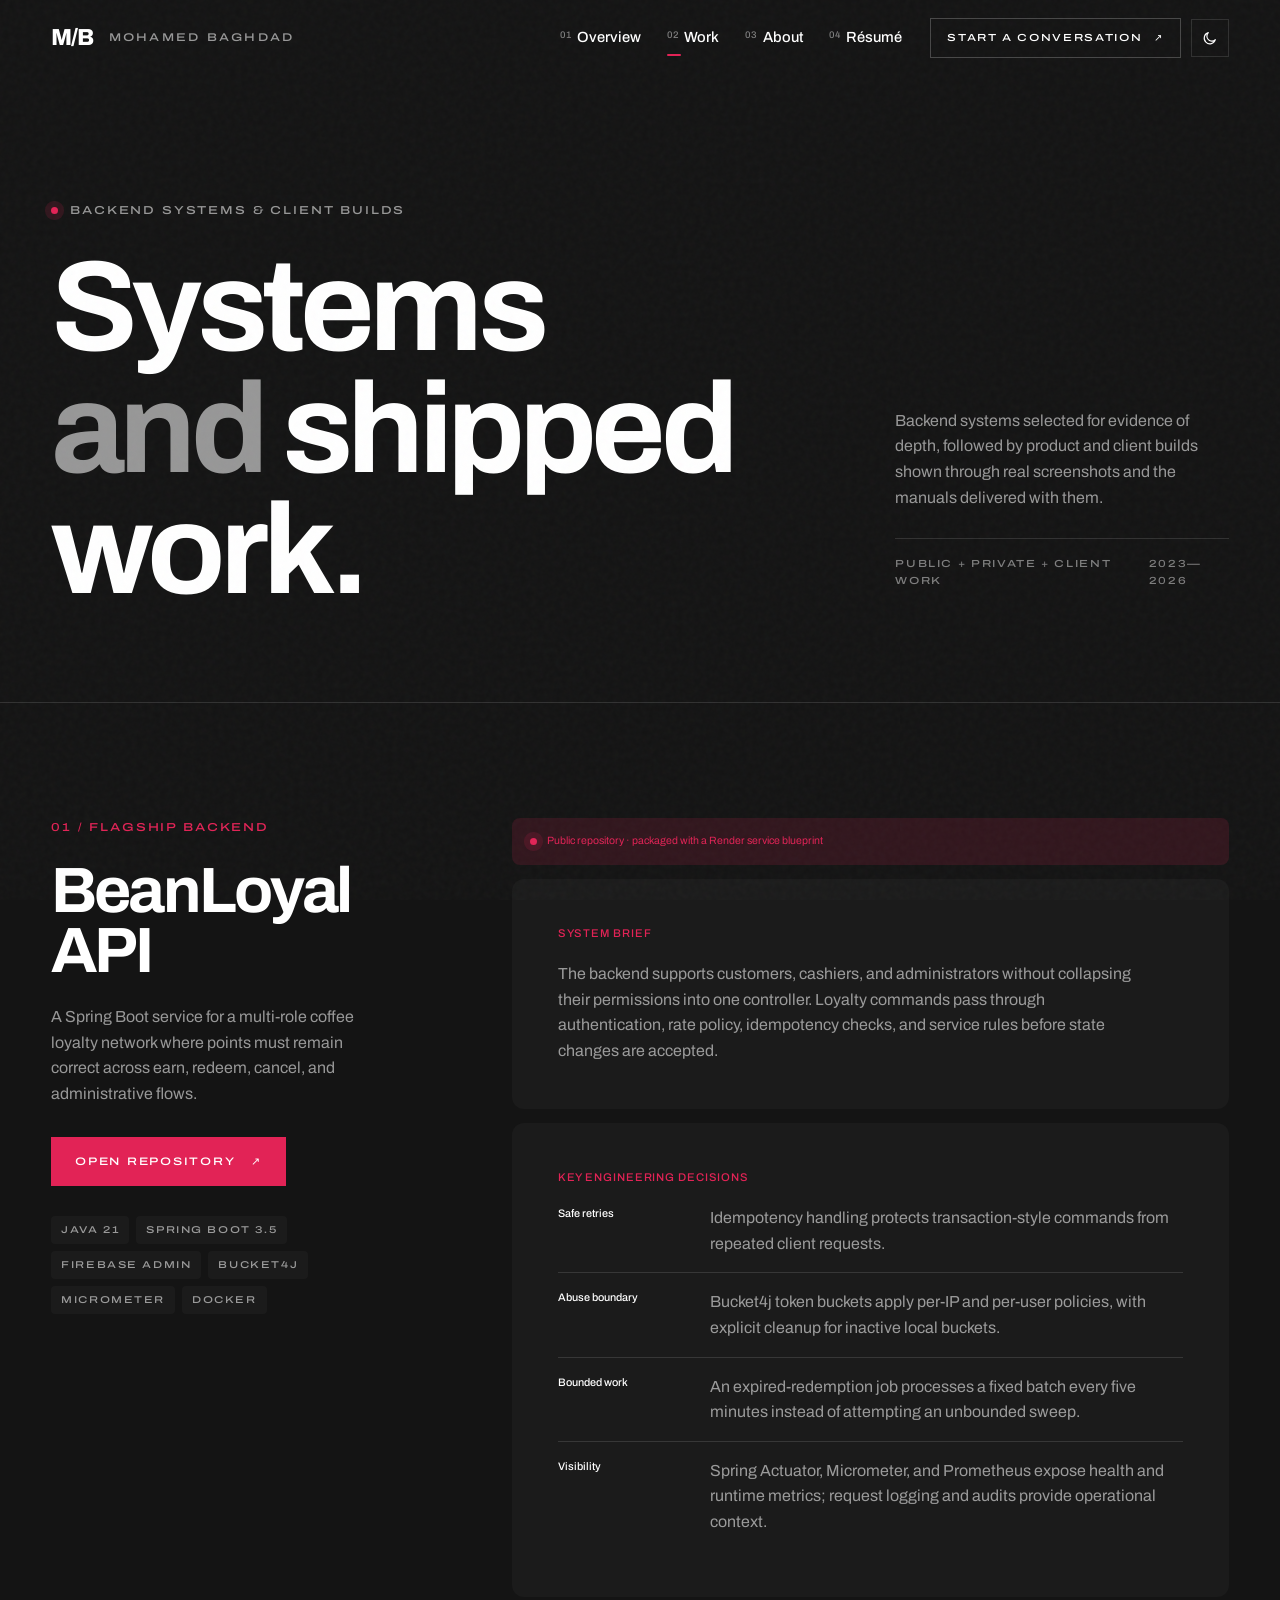
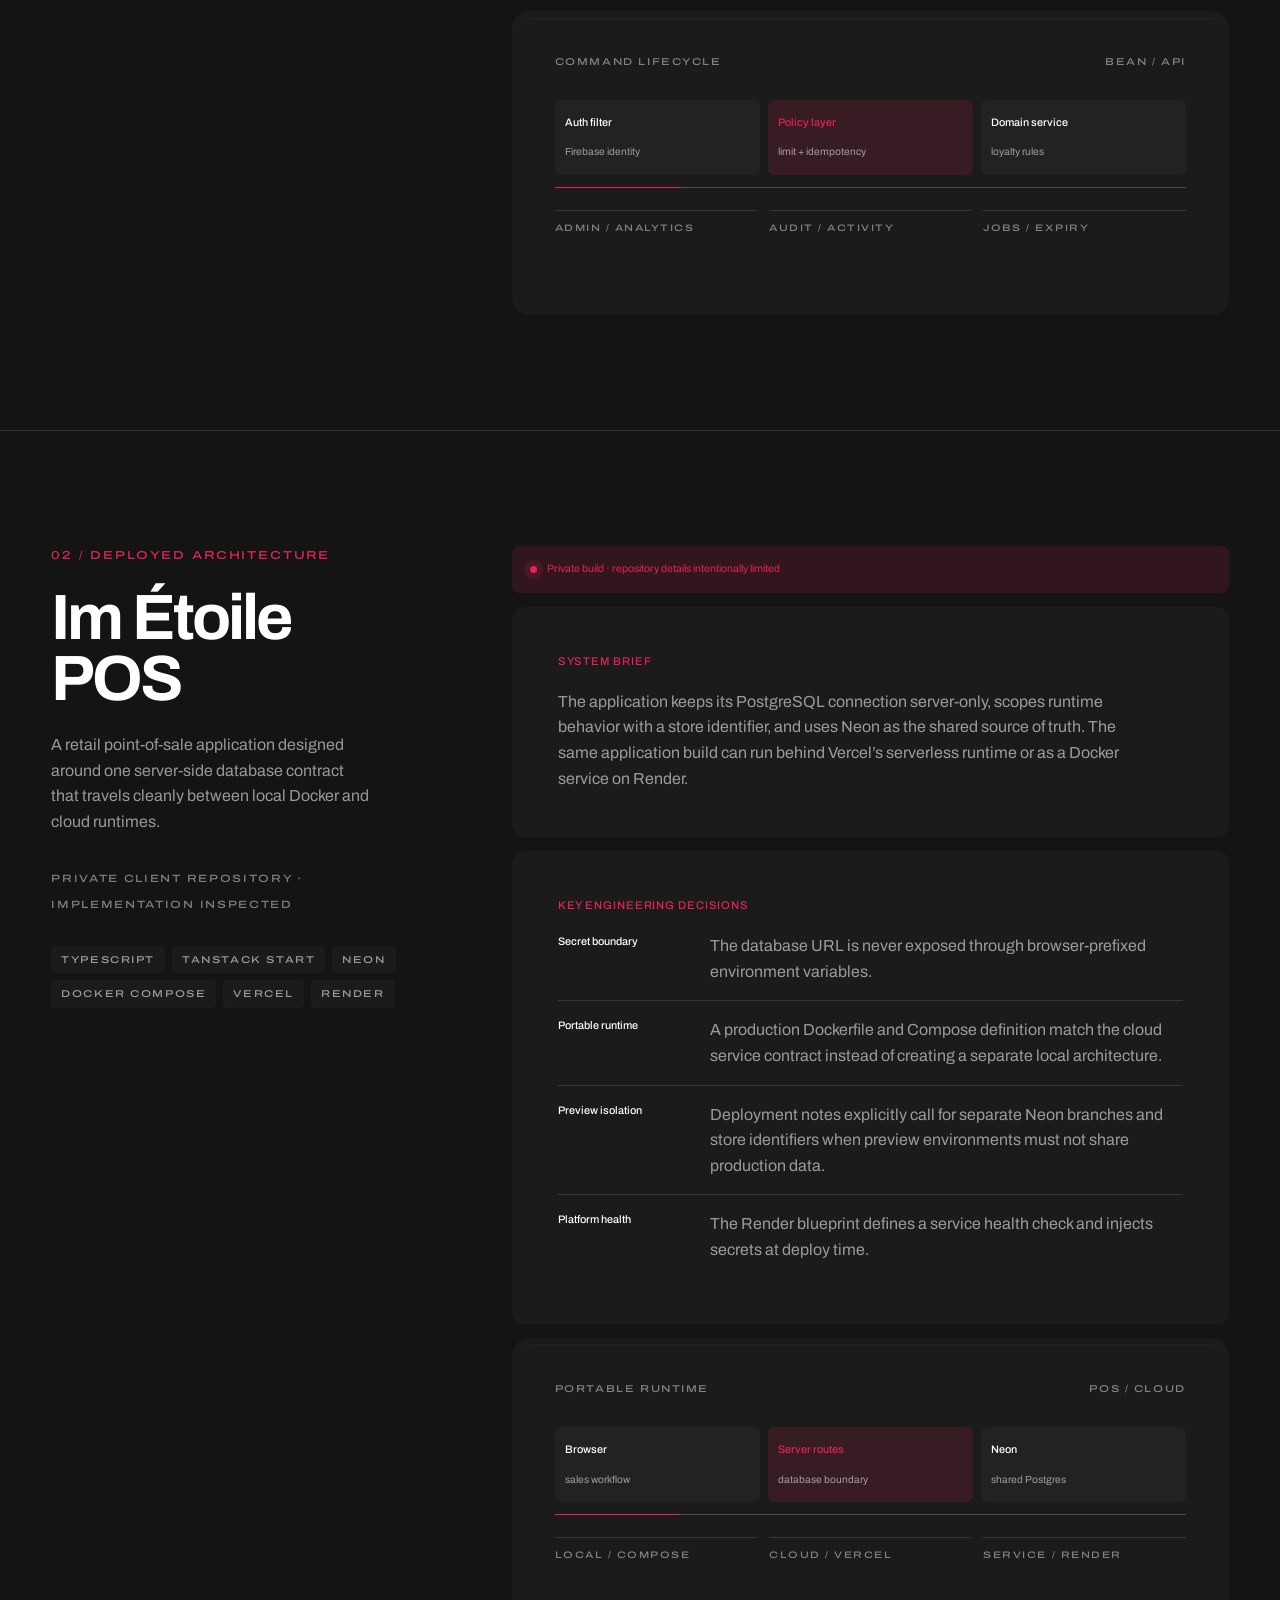
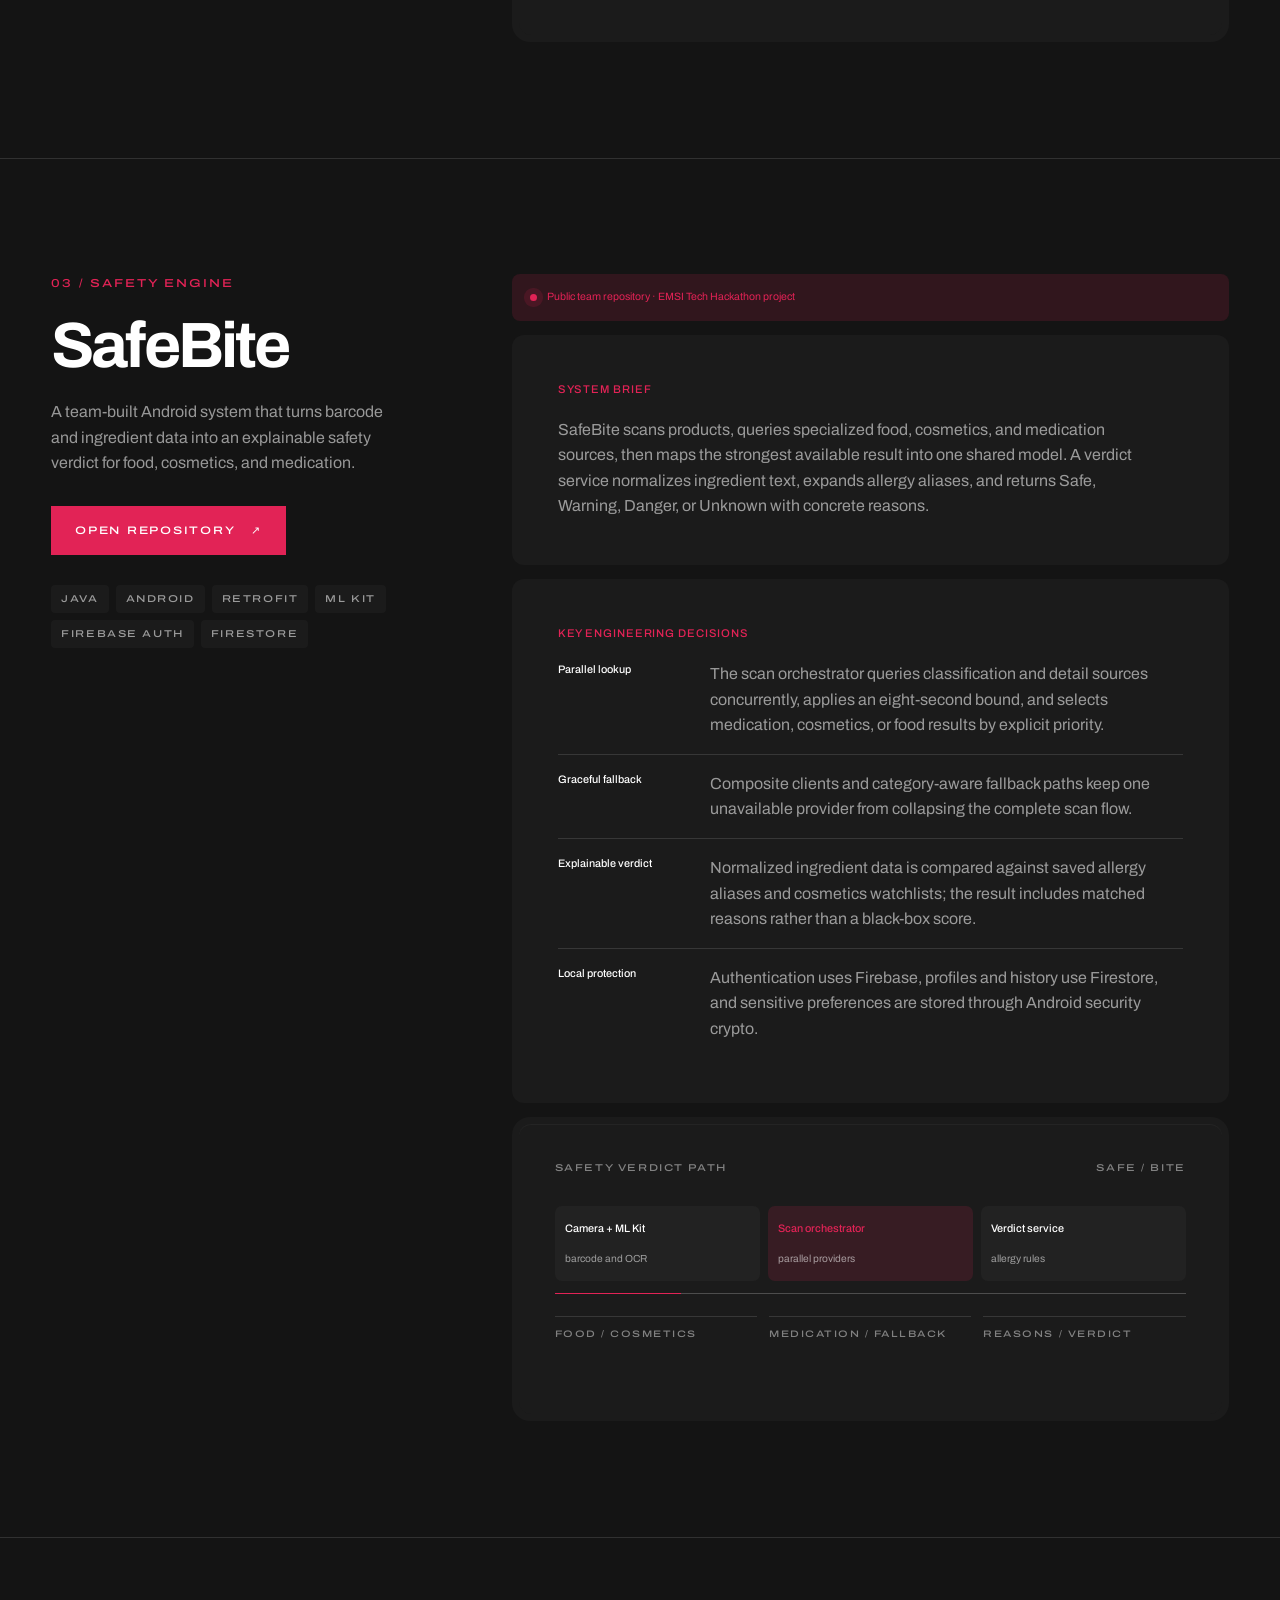
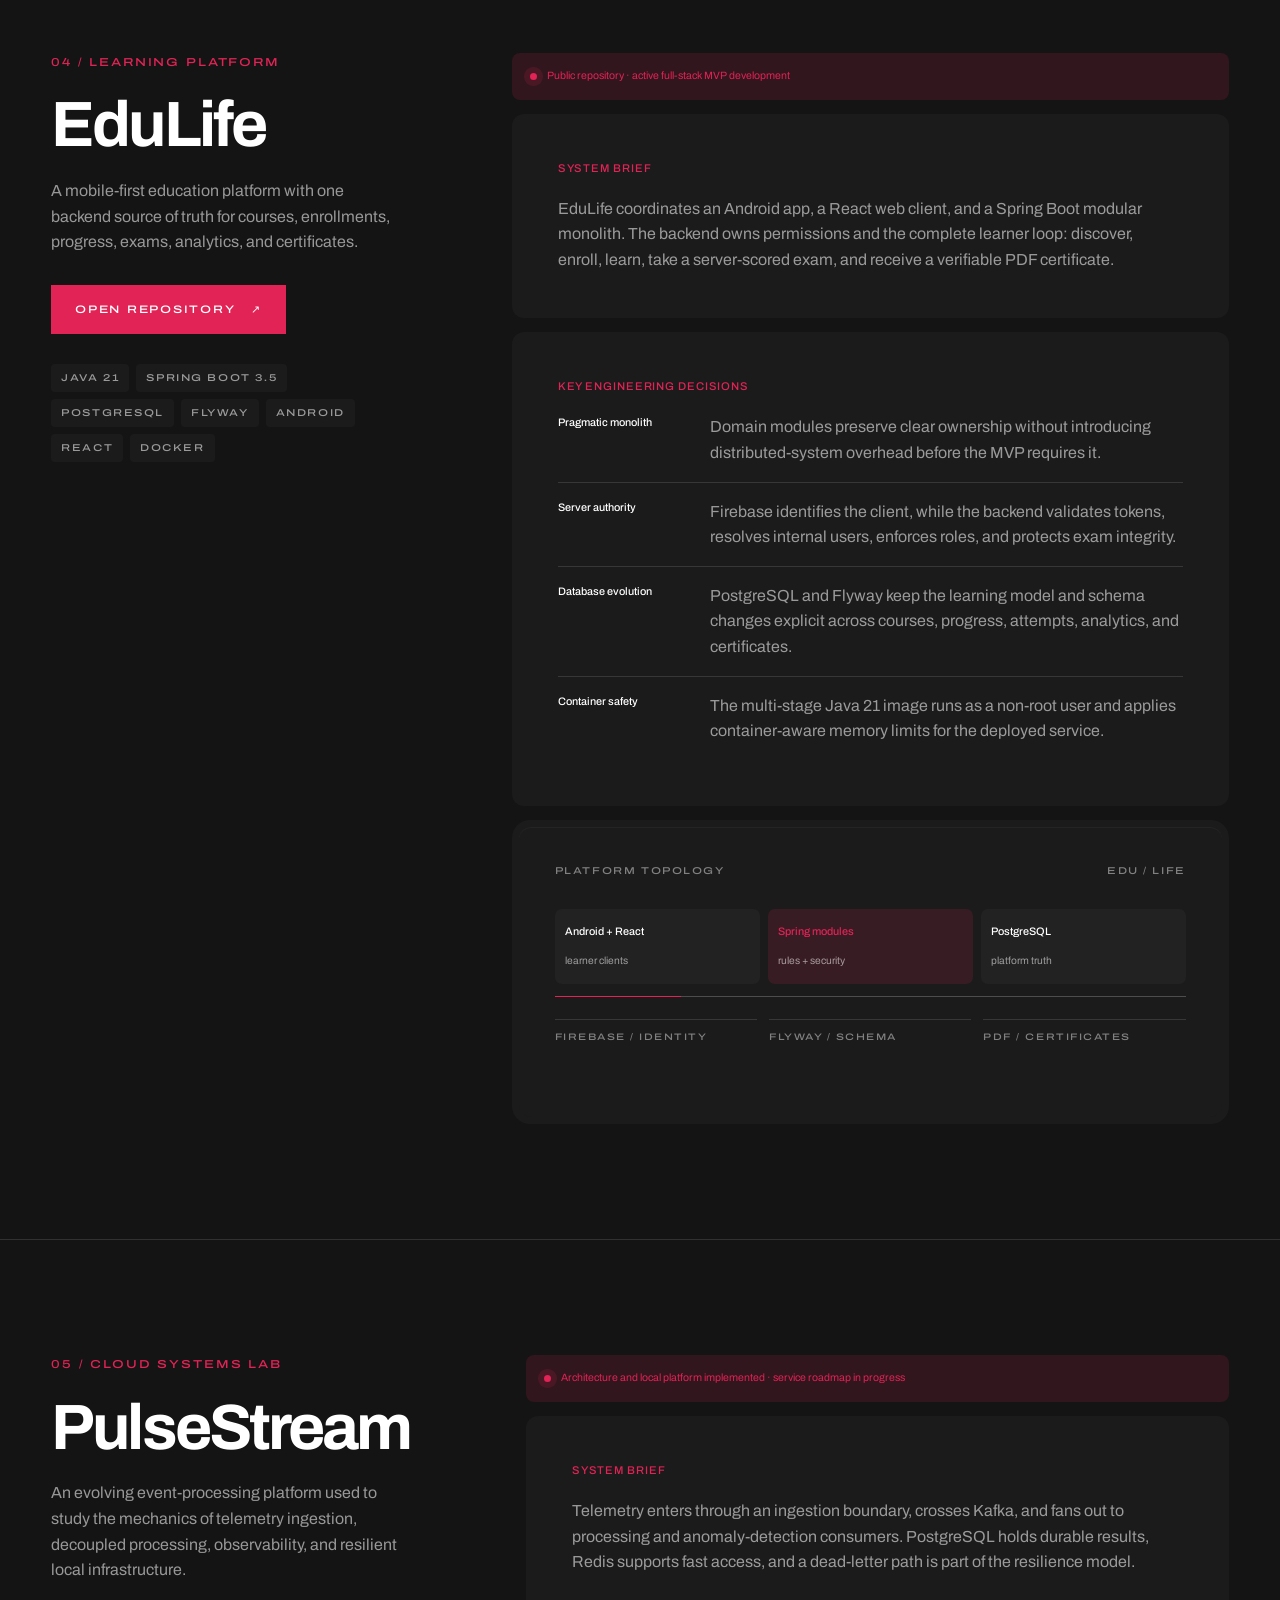
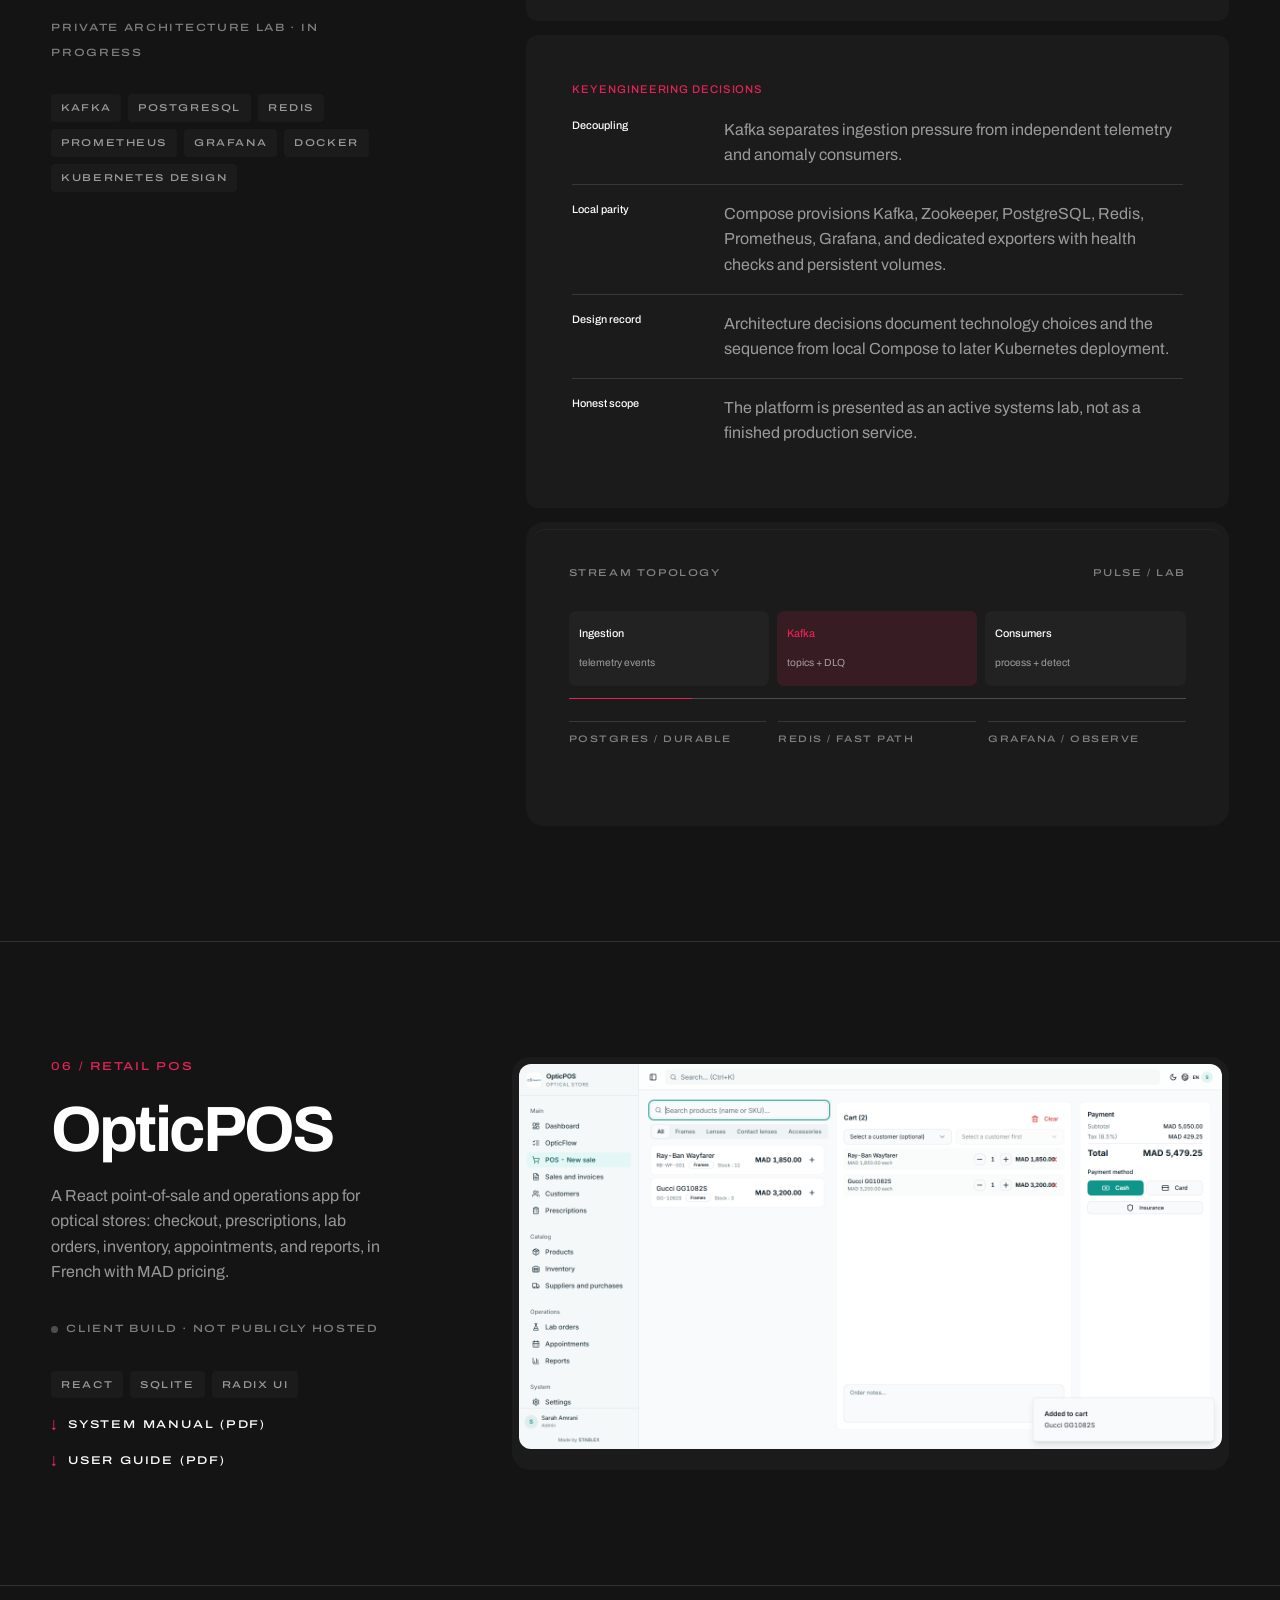
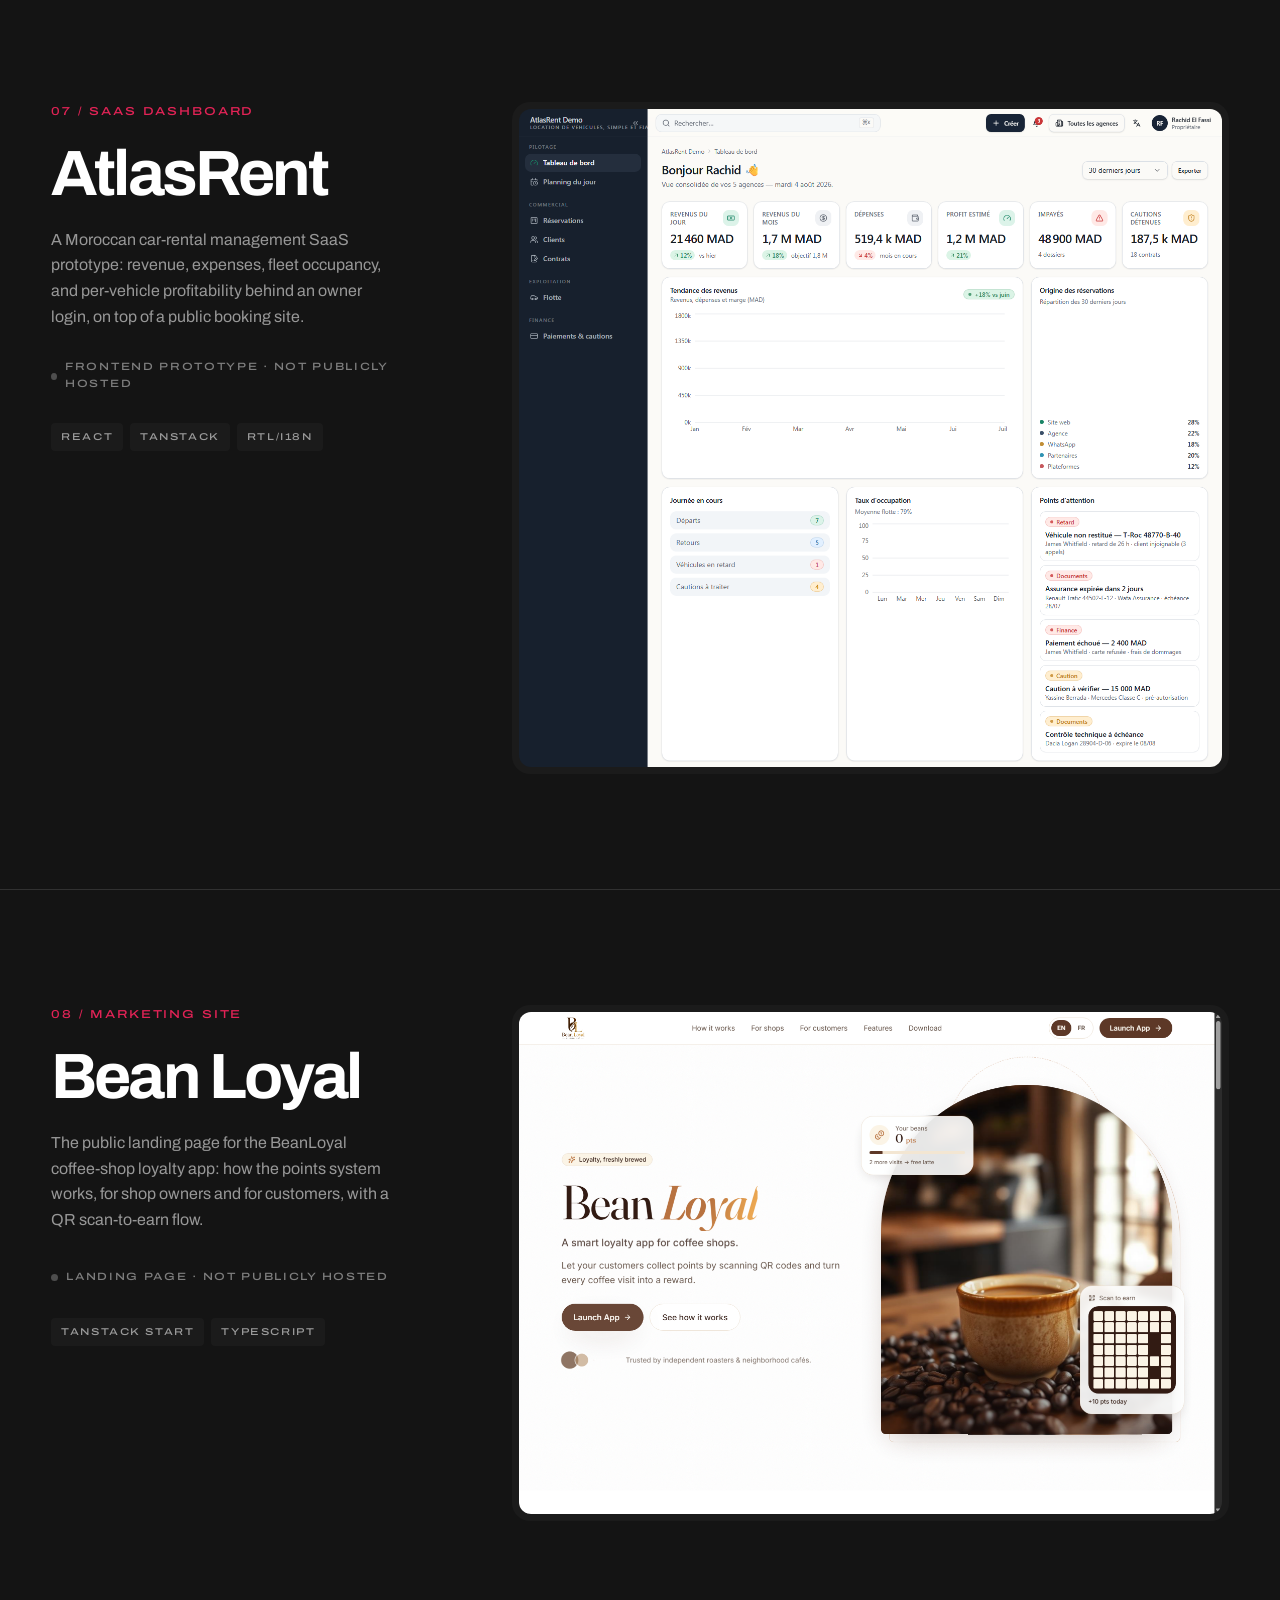
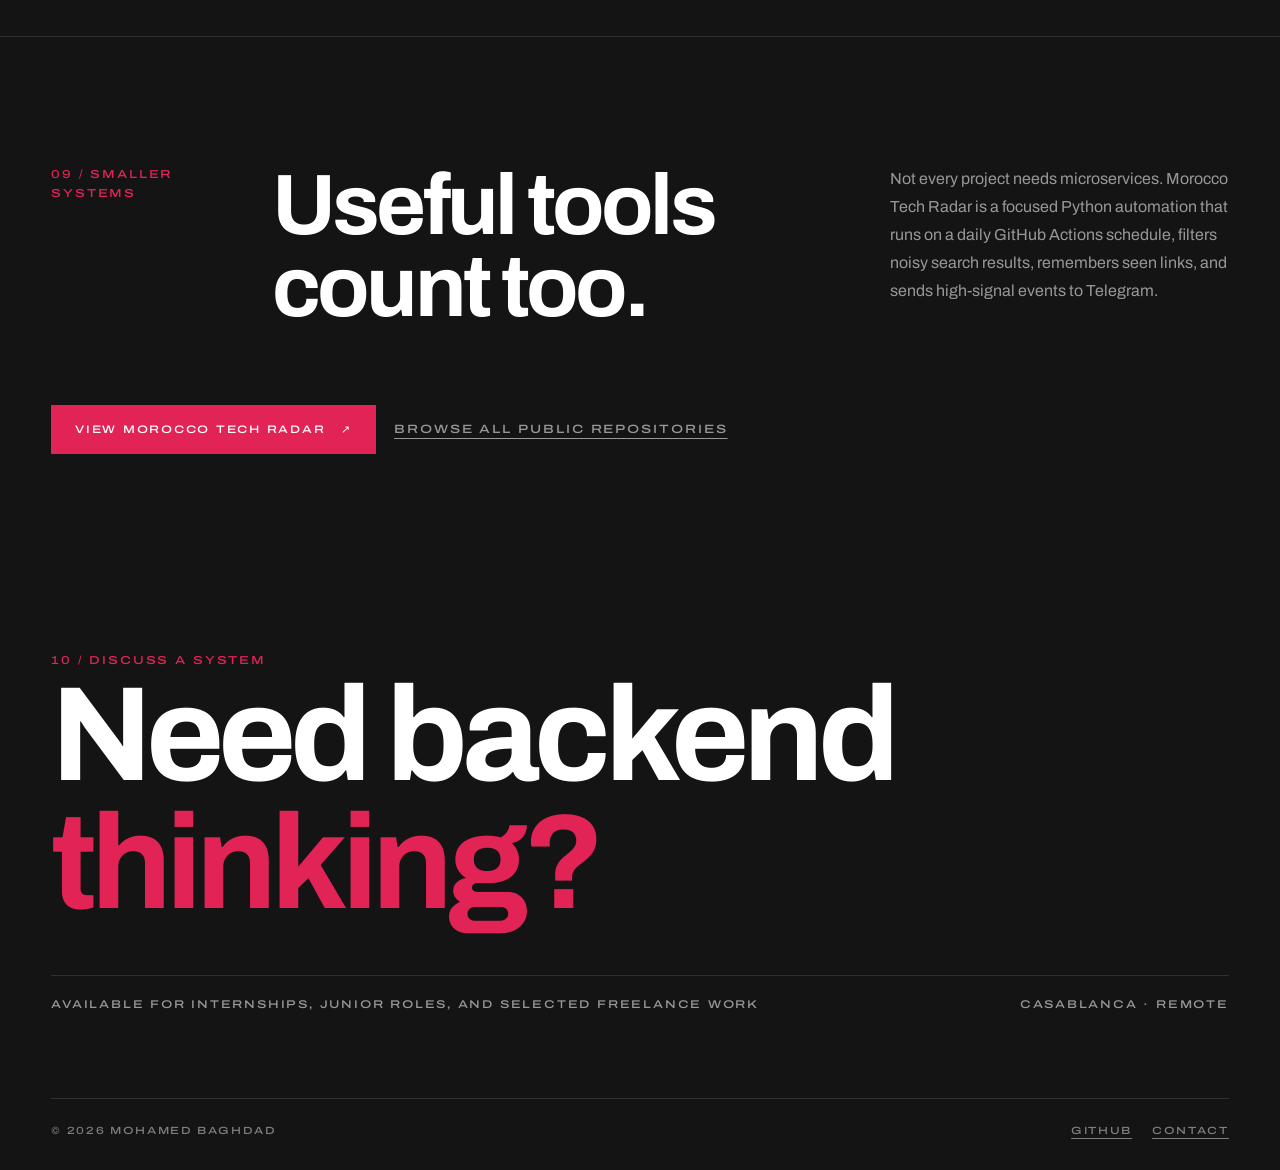
<file: projects-mohamed-baghdad.html>
<!DOCTYPE html>
<html lang="en">
<head>
  <meta charset="utf-8">
  <meta name="viewport" content="width=device-width, initial-scale=1">
  <title>Work — Mohamed Baghdad</title>
  <meta name="description" content="Selected work by Mohamed Baghdad: Spring Boot APIs, event streaming, PostgreSQL and Docker systems, plus point-of-sale, dashboard and web client builds.">
  <meta name="theme-color" content="#141414">
  <link rel="canonical" href="https://mohamedbaghdad.online/projects-mohamed-baghdad.html">
  <link rel="icon" href="assets/favicon.svg" type="image/svg+xml">
  <meta property="og:type" content="website">
  <meta property="og:title" content="Work — Mohamed Baghdad">
  <meta property="og:description" content="Backend systems and client builds: Spring Boot, event streaming, data systems, POS and dashboards.">
  <meta property="og:url" content="https://mohamedbaghdad.online/projects-mohamed-baghdad.html">
  <meta property="og:image" content="https://mohamedbaghdad.online/assets/profile.jpg">
  <link rel="preconnect" href="https://fonts.googleapis.com">
  <link rel="preconnect" href="https://fonts.gstatic.com" crossorigin>
  <link rel="stylesheet" href="https://fonts.googleapis.com/css2?family=Archivo:wdth,wght@75..125,300..800&amp;family=IBM+Plex+Mono:ital,wght@0,400;0,500;1,400&amp;display=swap">
  <link rel="stylesheet" href="assets/styles.css">
  <script>
    // Applied before first paint so a dark-theme visitor never sees a light flash.
    try {
      var stored = localStorage.getItem('mb-theme');
      if (stored === 'dark' || stored === 'light') document.documentElement.dataset.theme = stored;
      var dark = stored !== 'light';
      document.querySelector('meta[name="theme-color"]').content = dark ? '#141414' : '#fafafa';
    } catch (error) { /* storage blocked: fall back to the system preference */ }
  </script>
</head>
<body>
  <a class="skip-link" href="#main">Skip to content</a>
  <div class="scroll-progress" aria-hidden="true"></div>
  <header class="site-header"><div class="nav-shell"><nav class="nav-core" aria-label="Primary navigation">
    <a class="brand" href="index.html" aria-label="Mohamed Baghdad, home"><span class="brand-mark" aria-hidden="true">M/B</span><span class="brand-name">Mohamed Baghdad</span></a>
    <div class="nav-right">
      <ul class="nav-links"><li><a href="index.html">Overview</a></li><li><a href="projects-mohamed-baghdad.html" aria-current="page">Work</a></li><li><a href="about-mohamed-baghdad.html">About</a></li><li><a href="assets/Mohamed_Baghdad_Resume.pdf" download>Résumé</a></li><li><a class="nav-cta" href="contact-mohamed-baghdad.html">Start a conversation <span class="arrow-box" aria-hidden="true">↗</span></a></li></ul>
      <div class="nav-tools">
        <button class="theme-toggle" type="button" aria-pressed="false" aria-label="Switch to dark theme">
          <svg class="icon-light" viewBox="0 0 24 24" fill="none" stroke="currentColor" stroke-width="1.7" stroke-linecap="round" aria-hidden="true"><circle cx="12" cy="12" r="4"/><path d="M12 2v2M12 20v2M4.9 4.9l1.4 1.4M17.7 17.7l1.4 1.4M2 12h2M20 12h2M4.9 19.1l1.4-1.4M17.7 6.3l1.4-1.4"/></svg>
          <svg class="icon-dark" viewBox="0 0 24 24" fill="none" stroke="currentColor" stroke-width="1.7" stroke-linecap="round" stroke-linejoin="round" aria-hidden="true"><path d="M20 14.5A8.5 8.5 0 1 1 9.5 4a6.8 6.8 0 0 0 10.5 10.5Z"/></svg>
        </button>
        <button class="menu-button" type="button" aria-expanded="false" aria-controls="mobile-menu" aria-label="Open navigation"><span></span><span></span></button>
      </div>
    </div>
  </nav></div></header>
  <nav class="mobile-menu" id="mobile-menu" aria-label="Mobile navigation"><a href="index.html">Overview</a><a href="projects-mohamed-baghdad.html">Work</a><a href="about-mohamed-baghdad.html">About</a><a href="assets/Mohamed_Baghdad_Resume.pdf" download>Résumé</a><a href="contact-mohamed-baghdad.html">Contact</a></nav>

  <main class="page-main" id="main">
    <section class="page-hero">
      <div class="container page-hero-grid">
        <div><div class="kicker reveal"><span class="live-dot" aria-hidden="true"></span> Backend systems &amp; client builds</div><h1 class="reveal">Systems <span class="outline">and</span> shipped work.</h1></div>
        <div class="page-hero-aside reveal"><p>Backend systems selected for evidence of depth, followed by product and client builds shown through real screenshots and the manuals delivered with them.</p><div class="proof-line"><span>PUBLIC + PRIVATE + CLIENT WORK</span><span>2023—2026</span></div></div>
      </div>
    </section>

    <article class="case-study" id="beanloyal">
      <div class="container case-grid">
        <div class="case-sidebar reveal"><span class="project-index">01 / flagship backend</span><h2>BeanLoyal API</h2><p>A Spring Boot service for a multi-role coffee loyalty network where points must remain correct across earn, redeem, cancel, and administrative flows.</p><a class="button-primary" href="https://github.com/MohamedMBG/bean_backedn" target="_blank" rel="noreferrer">Open repository <span class="arrow-box" aria-hidden="true">↗</span></a><ul class="project-tech"><li>Java 21</li><li>Spring Boot 3.5</li><li>Firebase Admin</li><li>Bucket4j</li><li>Micrometer</li><li>Docker</li></ul></div>
        <div class="case-content">
          <div class="status-banner reveal"><span class="live-dot" aria-hidden="true"></span> Public repository · packaged with a Render service blueprint</div>
          <section class="case-block reveal"><h3>System brief</h3><p>The backend supports customers, cashiers, and administrators without collapsing their permissions into one controller. Loyalty commands pass through authentication, rate policy, idempotency checks, and service rules before state changes are accepted.</p></section>
          <section class="case-block reveal"><h3>Key engineering decisions</h3><ul class="decision-list"><li><strong>Safe retries</strong><span>Idempotency handling protects transaction-style commands from repeated client requests.</span></li><li><strong>Abuse boundary</strong><span>Bucket4j token buckets apply per-IP and per-user policies, with explicit cleanup for inactive local buckets.</span></li><li><strong>Bounded work</strong><span>An expired-redemption job processes a fixed batch every five minutes instead of attempting an unbounded sweep.</span></li><li><strong>Visibility</strong><span>Spring Actuator, Micrometer, and Prometheus expose health and runtime metrics; request logging and audits provide operational context.</span></li></ul></section>
          <div class="architecture-shell reveal"><div class="architecture"><div class="architecture-top"><span>command lifecycle</span><span>BEAN / API</span></div><div class="arch-flow"><div class="arch-node"><strong>Auth filter</strong><span>Firebase identity</span></div><div class="arch-node highlight"><strong>Policy layer</strong><span>limit + idempotency</span></div><div class="arch-node"><strong>Domain service</strong><span>loyalty rules</span></div></div><div class="arch-line"></div><div class="arch-meta"><div>ADMIN / ANALYTICS</div><div>AUDIT / ACTIVITY</div><div>JOBS / EXPIRY</div></div></div></div>
        </div>
      </div>
    </article>

    <article class="case-study" id="retail-pos">
      <div class="container case-grid">
        <div class="case-sidebar reveal"><span class="project-index">02 / deployed architecture</span><h2>Im Étoile POS</h2><p>A retail point-of-sale application designed around one server-side database contract that travels cleanly between local Docker and cloud runtimes.</p><span class="private-label">Private client repository · implementation inspected</span><ul class="project-tech"><li>TypeScript</li><li>TanStack Start</li><li>Neon</li><li>Docker Compose</li><li>Vercel</li><li>Render</li></ul></div>
        <div class="case-content">
          <div class="status-banner reveal"><span class="live-dot" aria-hidden="true"></span> Private build · repository details intentionally limited</div>
          <section class="case-block reveal"><h3>System brief</h3><p>The application keeps its PostgreSQL connection server-only, scopes runtime behavior with a store identifier, and uses Neon as the shared source of truth. The same application build can run behind Vercel’s serverless runtime or as a Docker service on Render.</p></section>
          <section class="case-block reveal"><h3>Key engineering decisions</h3><ul class="decision-list"><li><strong>Secret boundary</strong><span>The database URL is never exposed through browser-prefixed environment variables.</span></li><li><strong>Portable runtime</strong><span>A production Dockerfile and Compose definition match the cloud service contract instead of creating a separate local architecture.</span></li><li><strong>Preview isolation</strong><span>Deployment notes explicitly call for separate Neon branches and store identifiers when preview environments must not share production data.</span></li><li><strong>Platform health</strong><span>The Render blueprint defines a service health check and injects secrets at deploy time.</span></li></ul></section>
          <div class="architecture-shell reveal"><div class="architecture"><div class="architecture-top"><span>portable runtime</span><span>POS / CLOUD</span></div><div class="arch-flow"><div class="arch-node"><strong>Browser</strong><span>sales workflow</span></div><div class="arch-node highlight"><strong>Server routes</strong><span>database boundary</span></div><div class="arch-node"><strong>Neon</strong><span>shared Postgres</span></div></div><div class="arch-line"></div><div class="arch-meta"><div>LOCAL / COMPOSE</div><div>CLOUD / VERCEL</div><div>SERVICE / RENDER</div></div></div></div>
        </div>
      </div>
    </article>

    <article class="case-study" id="safebite">
      <div class="container case-grid">
        <div class="case-sidebar reveal"><span class="project-index">03 / safety engine</span><h2>SafeBite</h2><p>A team-built Android system that turns barcode and ingredient data into an explainable safety verdict for food, cosmetics, and medication.</p><a class="button-primary" href="https://github.com/MohamedMBG/SafeBite" target="_blank" rel="noreferrer">Open repository <span class="arrow-box" aria-hidden="true">↗</span></a><ul class="project-tech"><li>Java</li><li>Android</li><li>Retrofit</li><li>ML Kit</li><li>Firebase Auth</li><li>Firestore</li></ul></div>
        <div class="case-content">
          <div class="status-banner reveal"><span class="live-dot" aria-hidden="true"></span> Public team repository · EMSI Tech Hackathon project</div>
          <section class="case-block reveal"><h3>System brief</h3><p>SafeBite scans products, queries specialized food, cosmetics, and medication sources, then maps the strongest available result into one shared model. A verdict service normalizes ingredient text, expands allergy aliases, and returns Safe, Warning, Danger, or Unknown with concrete reasons.</p></section>
          <section class="case-block reveal"><h3>Key engineering decisions</h3><ul class="decision-list"><li><strong>Parallel lookup</strong><span>The scan orchestrator queries classification and detail sources concurrently, applies an eight-second bound, and selects medication, cosmetics, or food results by explicit priority.</span></li><li><strong>Graceful fallback</strong><span>Composite clients and category-aware fallback paths keep one unavailable provider from collapsing the complete scan flow.</span></li><li><strong>Explainable verdict</strong><span>Normalized ingredient data is compared against saved allergy aliases and cosmetics watchlists; the result includes matched reasons rather than a black-box score.</span></li><li><strong>Local protection</strong><span>Authentication uses Firebase, profiles and history use Firestore, and sensitive preferences are stored through Android security crypto.</span></li></ul></section>
          <div class="architecture-shell reveal"><div class="architecture"><div class="architecture-top"><span>safety verdict path</span><span>SAFE / BITE</span></div><div class="arch-flow"><div class="arch-node"><strong>Camera + ML Kit</strong><span>barcode and OCR</span></div><div class="arch-node highlight"><strong>Scan orchestrator</strong><span>parallel providers</span></div><div class="arch-node"><strong>Verdict service</strong><span>allergy rules</span></div></div><div class="arch-line"></div><div class="arch-meta"><div>FOOD / COSMETICS</div><div>MEDICATION / FALLBACK</div><div>REASONS / VERDICT</div></div></div></div>
        </div>
      </div>
    </article>

    <article class="case-study" id="edulife">
      <div class="container case-grid">
        <div class="case-sidebar reveal"><span class="project-index">04 / learning platform</span><h2>EduLife</h2><p>A mobile-first education platform with one backend source of truth for courses, enrollments, progress, exams, analytics, and certificates.</p><a class="button-primary" href="https://github.com/MohamedMBG/EduLife" target="_blank" rel="noreferrer">Open repository <span class="arrow-box" aria-hidden="true">↗</span></a><ul class="project-tech"><li>Java 21</li><li>Spring Boot 3.5</li><li>PostgreSQL</li><li>Flyway</li><li>Android</li><li>React</li><li>Docker</li></ul></div>
        <div class="case-content">
          <div class="status-banner reveal"><span class="live-dot" aria-hidden="true"></span> Public repository · active full-stack MVP development</div>
          <section class="case-block reveal"><h3>System brief</h3><p>EduLife coordinates an Android app, a React web client, and a Spring Boot modular monolith. The backend owns permissions and the complete learner loop: discover, enroll, learn, take a server-scored exam, and receive a verifiable PDF certificate.</p></section>
          <section class="case-block reveal"><h3>Key engineering decisions</h3><ul class="decision-list"><li><strong>Pragmatic monolith</strong><span>Domain modules preserve clear ownership without introducing distributed-system overhead before the MVP requires it.</span></li><li><strong>Server authority</strong><span>Firebase identifies the client, while the backend validates tokens, resolves internal users, enforces roles, and protects exam integrity.</span></li><li><strong>Database evolution</strong><span>PostgreSQL and Flyway keep the learning model and schema changes explicit across courses, progress, attempts, analytics, and certificates.</span></li><li><strong>Container safety</strong><span>The multi-stage Java 21 image runs as a non-root user and applies container-aware memory limits for the deployed service.</span></li></ul></section>
          <div class="architecture-shell reveal"><div class="architecture"><div class="architecture-top"><span>platform topology</span><span>EDU / LIFE</span></div><div class="arch-flow"><div class="arch-node"><strong>Android + React</strong><span>learner clients</span></div><div class="arch-node highlight"><strong>Spring modules</strong><span>rules + security</span></div><div class="arch-node"><strong>PostgreSQL</strong><span>platform truth</span></div></div><div class="arch-line"></div><div class="arch-meta"><div>FIREBASE / IDENTITY</div><div>FLYWAY / SCHEMA</div><div>PDF / CERTIFICATES</div></div></div></div>
        </div>
      </div>
    </article>

    <article class="case-study" id="pulsestream">
      <div class="container case-grid">
        <div class="case-sidebar reveal"><span class="project-index">05 / cloud systems lab</span><h2>PulseStream</h2><p>An evolving event-processing platform used to study the mechanics of telemetry ingestion, decoupled processing, observability, and resilient local infrastructure.</p><span class="private-label">Private architecture lab · in progress</span><ul class="project-tech"><li>Kafka</li><li>PostgreSQL</li><li>Redis</li><li>Prometheus</li><li>Grafana</li><li>Docker</li><li>Kubernetes design</li></ul></div>
        <div class="case-content">
          <div class="status-banner reveal"><span class="live-dot" aria-hidden="true"></span> Architecture and local platform implemented · service roadmap in progress</div>
          <section class="case-block reveal"><h3>System brief</h3><p>Telemetry enters through an ingestion boundary, crosses Kafka, and fans out to processing and anomaly-detection consumers. PostgreSQL holds durable results, Redis supports fast access, and a dead-letter path is part of the resilience model.</p></section>
          <section class="case-block reveal"><h3>Key engineering decisions</h3><ul class="decision-list"><li><strong>Decoupling</strong><span>Kafka separates ingestion pressure from independent telemetry and anomaly consumers.</span></li><li><strong>Local parity</strong><span>Compose provisions Kafka, Zookeeper, PostgreSQL, Redis, Prometheus, Grafana, and dedicated exporters with health checks and persistent volumes.</span></li><li><strong>Design record</strong><span>Architecture decisions document technology choices and the sequence from local Compose to later Kubernetes deployment.</span></li><li><strong>Honest scope</strong><span>The platform is presented as an active systems lab, not as a finished production service.</span></li></ul></section>
          <div class="architecture-shell reveal"><div class="architecture"><div class="architecture-top"><span>stream topology</span><span>PULSE / LAB</span></div><div class="arch-flow"><div class="arch-node"><strong>Ingestion</strong><span>telemetry events</span></div><div class="arch-node highlight"><strong>Kafka</strong><span>topics + DLQ</span></div><div class="arch-node"><strong>Consumers</strong><span>process + detect</span></div></div><div class="arch-line"></div><div class="arch-meta"><div>POSTGRES / DURABLE</div><div>REDIS / FAST PATH</div><div>GRAFANA / OBSERVE</div></div></div></div>
        </div>
      </div>
    </article>

    <article class="case-study" id="optometrix">
      <div class="container case-grid">
        <div class="case-sidebar reveal"><span class="project-index">06 / retail POS</span><h2>OpticPOS</h2><p>A React point-of-sale and operations app for optical stores: checkout, prescriptions, lab orders, inventory, appointments, and reports, in French with MAD pricing.</p><span class="unhosted-label"><span class="dot" aria-hidden="true"></span> Client build · not publicly hosted</span><ul class="project-tech"><li>React</li><li>SQLite</li><li>Radix UI</li></ul>
          <div class="doc-links"><a class="doc-link" href="assets/OpticPOS-Manual.pdf" target="_blank" rel="noreferrer">System manual (PDF)</a><a class="doc-link" href="assets/OpticPOS-User-Guide.pdf" target="_blank" rel="noreferrer">User guide (PDF)</a></div>
        </div>
        <div class="case-content">
          <div class="screenshot-shell reveal"><img src="assets/optician_pos.png" alt="OpticPOS checkout screen with frame catalog, cart, and payment total for an optical store" width="1500" height="820" loading="lazy" decoding="async"></div>
        </div>
      </div>
    </article>

    <article class="case-study" id="atlasrent">
      <div class="container case-grid">
        <div class="case-sidebar reveal"><span class="project-index">07 / SaaS dashboard</span><h2>AtlasRent</h2><p>A Moroccan car-rental management SaaS prototype: revenue, expenses, fleet occupancy, and per-vehicle profitability behind an owner login, on top of a public booking site.</p><span class="unhosted-label"><span class="dot" aria-hidden="true"></span> Frontend prototype · not publicly hosted</span><ul class="project-tech"><li>React</li><li>TanStack</li><li>RTL/i18n</li></ul>
        </div>
        <div class="case-content">
          <div class="screenshot-shell reveal"><img src="assets/car_renting.png" alt="AtlasRent owner dashboard showing daily and monthly revenue, expenses, unpaid balances, and reservation origin" width="1400" height="1310" loading="lazy" decoding="async"></div>
        </div>
      </div>
    </article>

    <article class="case-study" id="beanloyal-web">
      <div class="container case-grid">
        <div class="case-sidebar reveal"><span class="project-index">08 / marketing site</span><h2>Bean Loyal</h2><p>The public landing page for the BeanLoyal coffee-shop loyalty app: how the points system works, for shop owners and for customers, with a QR scan-to-earn flow.</p><span class="unhosted-label"><span class="dot" aria-hidden="true"></span> Landing page · not publicly hosted</span><ul class="project-tech"><li>TanStack Start</li><li>TypeScript</li></ul>
        </div>
        <div class="case-content">
          <div class="screenshot-shell reveal"><img src="assets/admin_loyalty.png" alt="Bean Loyal landing page hero showing the points card and QR scan-to-earn widget" width="1400" height="1000" loading="lazy" decoding="async"></div>
        </div>
      </div>
    </article>

    <section class="section">
      <div class="container">
        <header class="section-head reveal"><span class="section-index">09 / smaller systems</span><h2 class="section-title">Useful tools count too.</h2><p class="section-intro">Not every project needs microservices. Morocco Tech Radar is a focused Python automation that runs on a daily GitHub Actions schedule, filters noisy search results, remembers seen links, and sends high-signal events to Telegram.</p></header>
        <div class="project-links reveal"><a class="button-primary" href="https://github.com/MohamedMBG/morocco-tech-radar" target="_blank" rel="noreferrer">View Morocco Tech Radar <span class="arrow-box" aria-hidden="true">↗</span></a><a class="text-link" href="https://github.com/MohamedMBG?tab=repositories" target="_blank" rel="noreferrer">Browse all public repositories</a></div>
      </div>
    </section>

    <section class="cta-section"><div class="container"><span class="section-index reveal">10 / discuss a system</span><h2 class="reveal">Need backend <a href="contact-mohamed-baghdad.html">thinking?</a></h2><div class="cta-meta reveal"><span>Available for internships, junior roles, and selected freelance work</span><span>Casablanca · Remote</span></div></div></section>
  </main>

  <footer class="site-footer"><div class="container footer-inner"><span>© <span data-year></span> Mohamed Baghdad</span><div class="footer-links"><a href="https://github.com/MohamedMBG" target="_blank" rel="noreferrer">GitHub</a><a href="contact-mohamed-baghdad.html">Contact</a></div></div></footer>
  <script src="assets/site.js" defer></script>
</body>
</html>
</file>
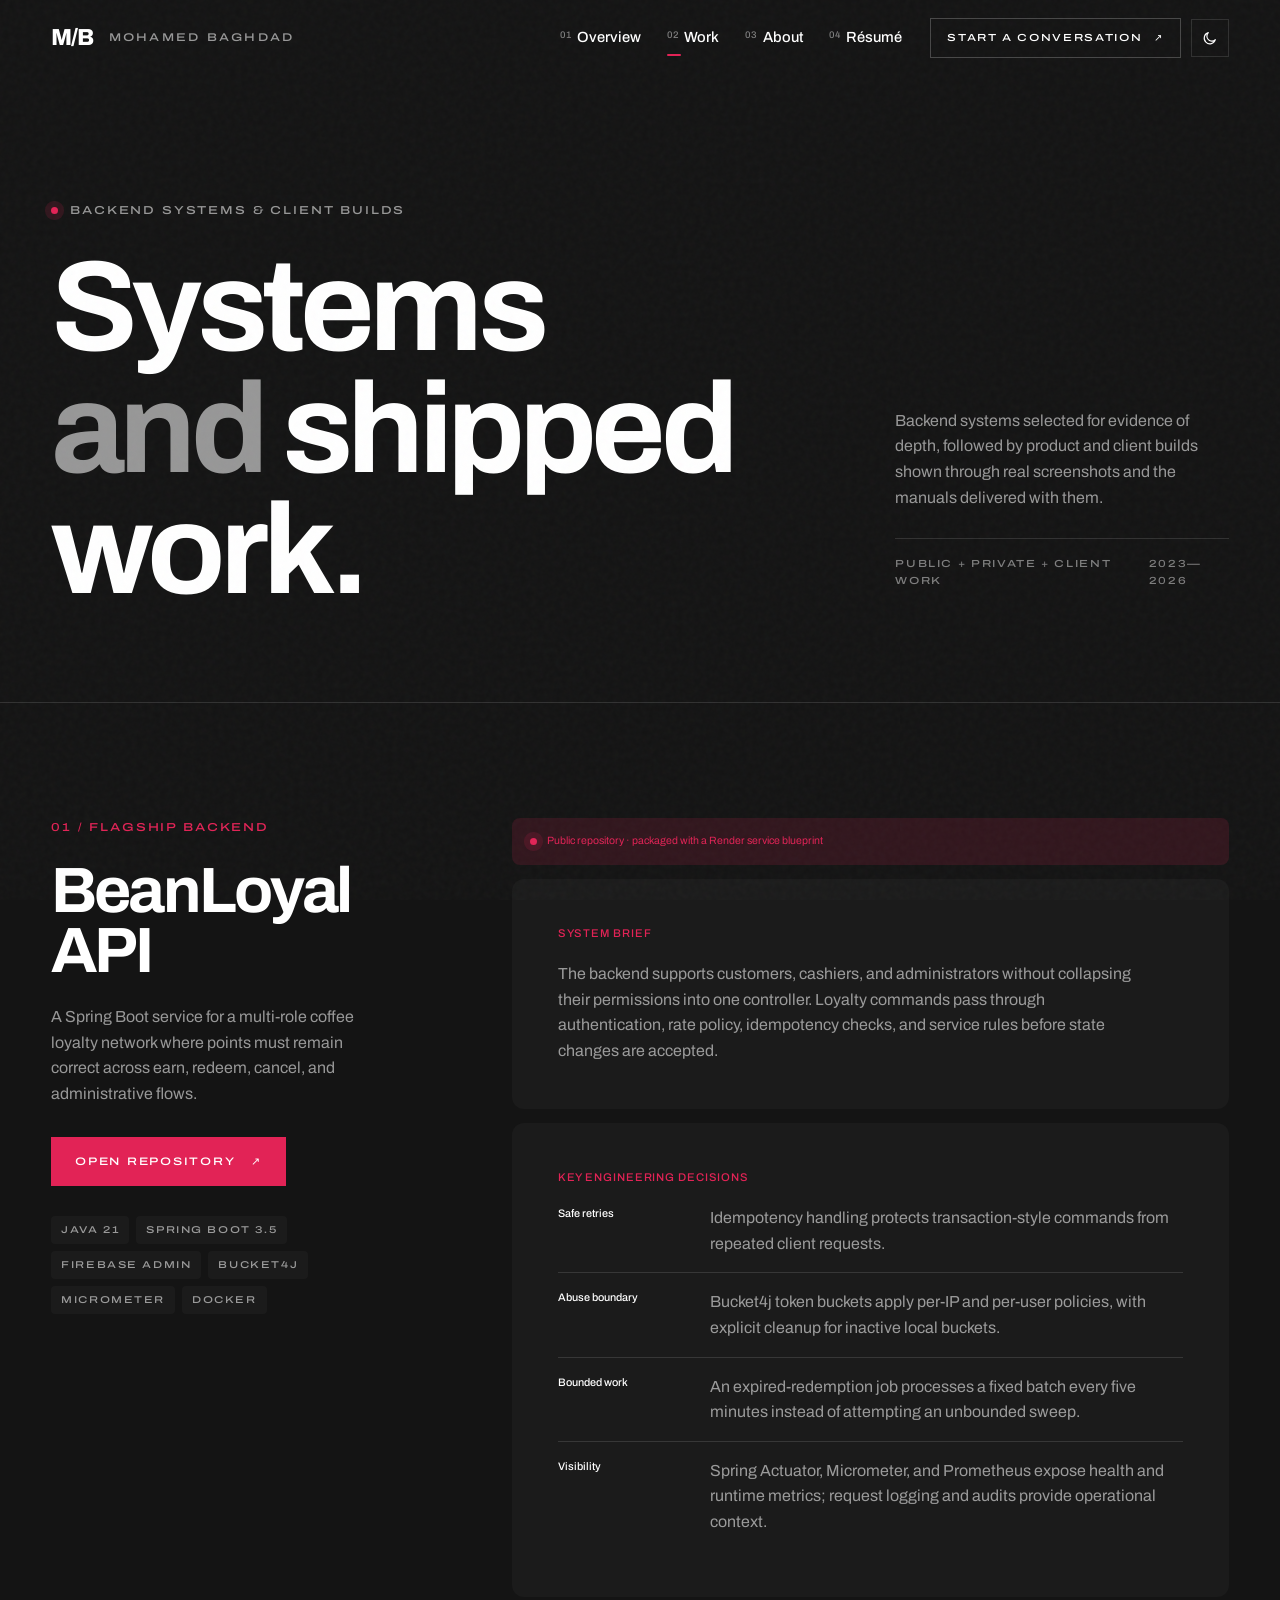
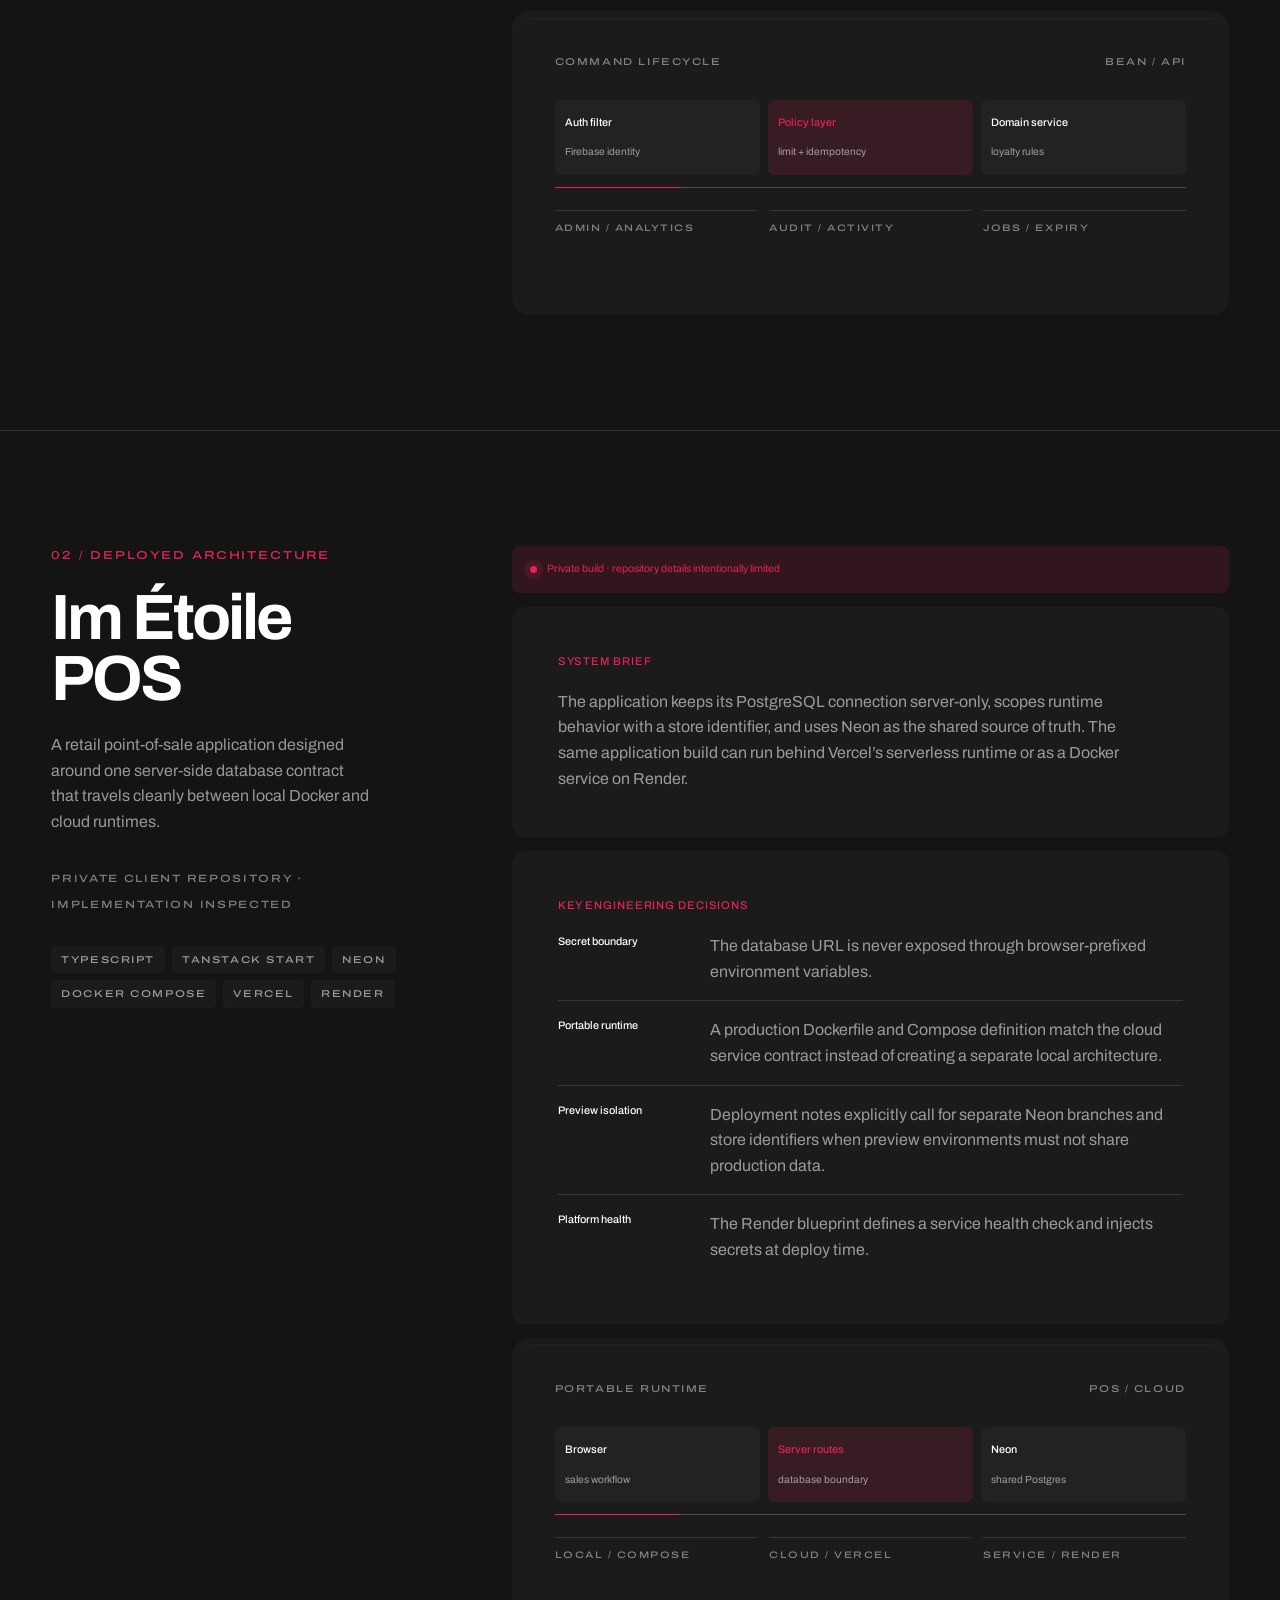
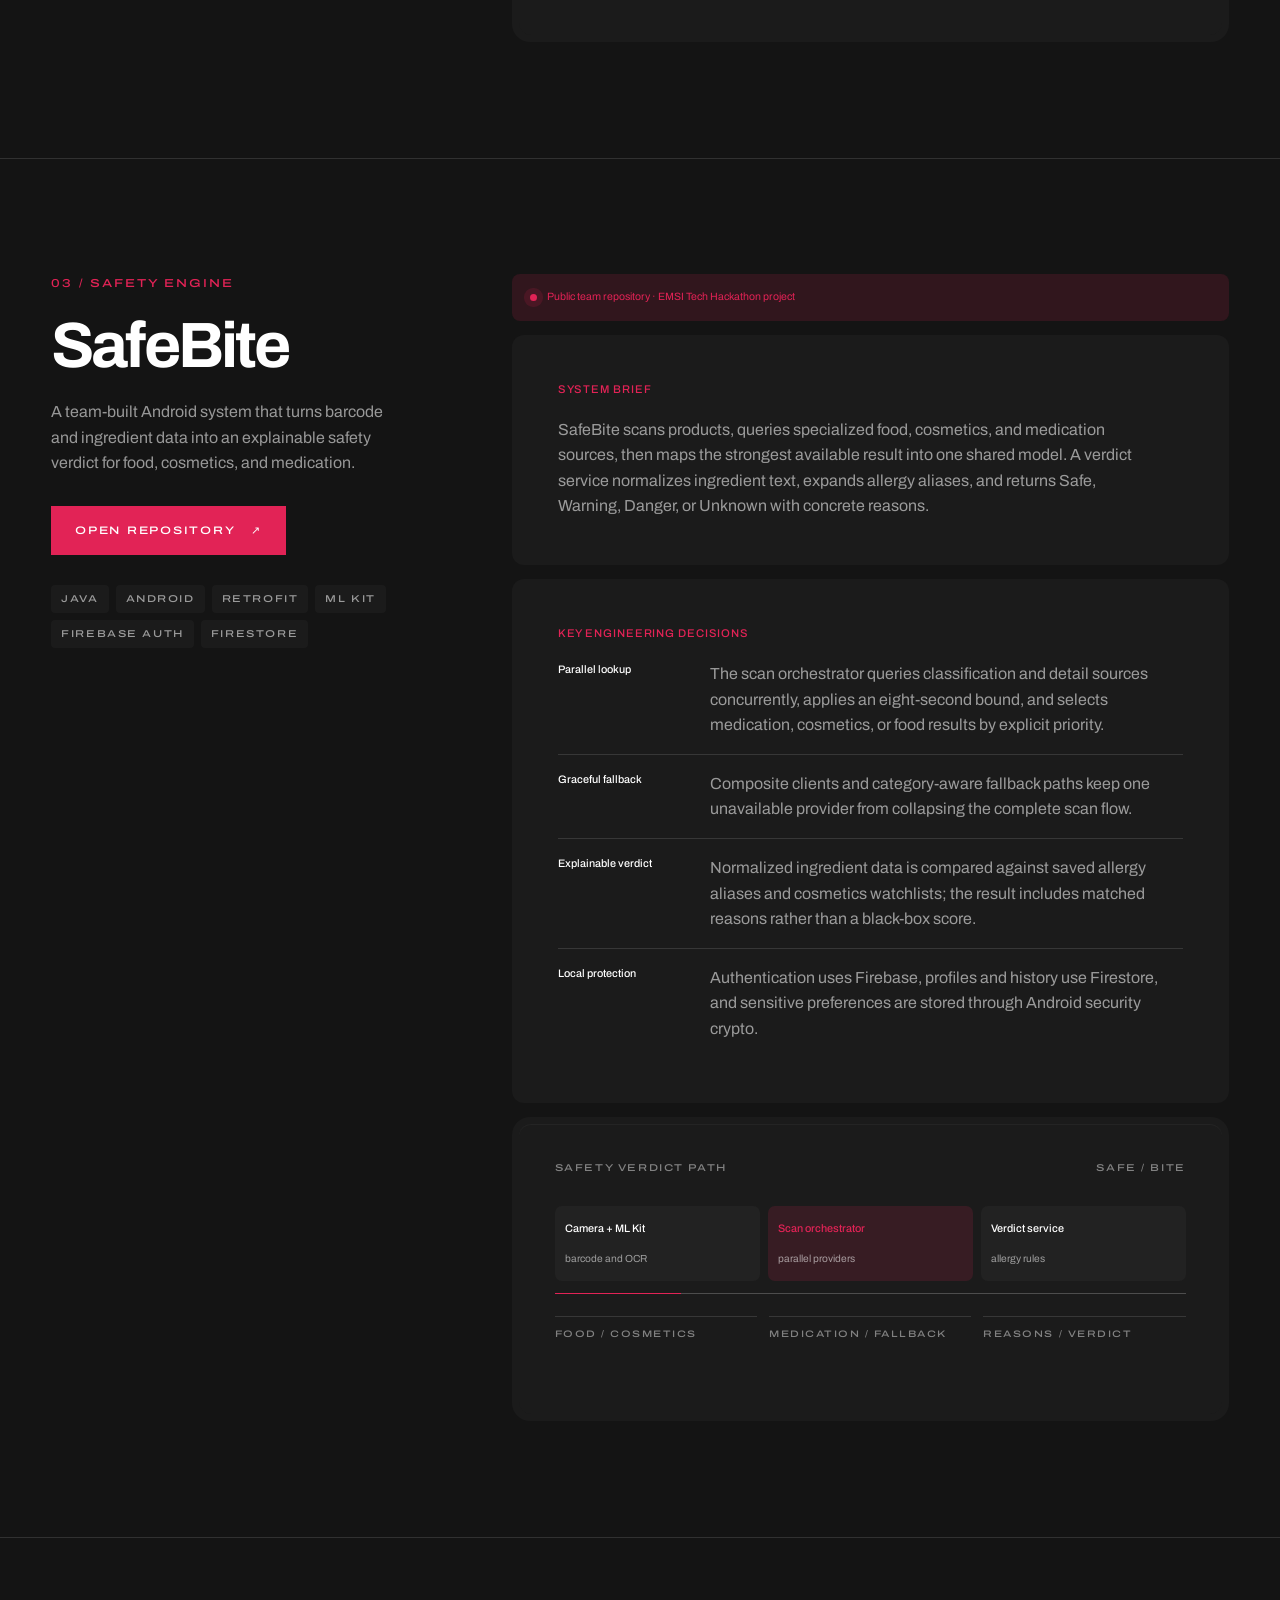
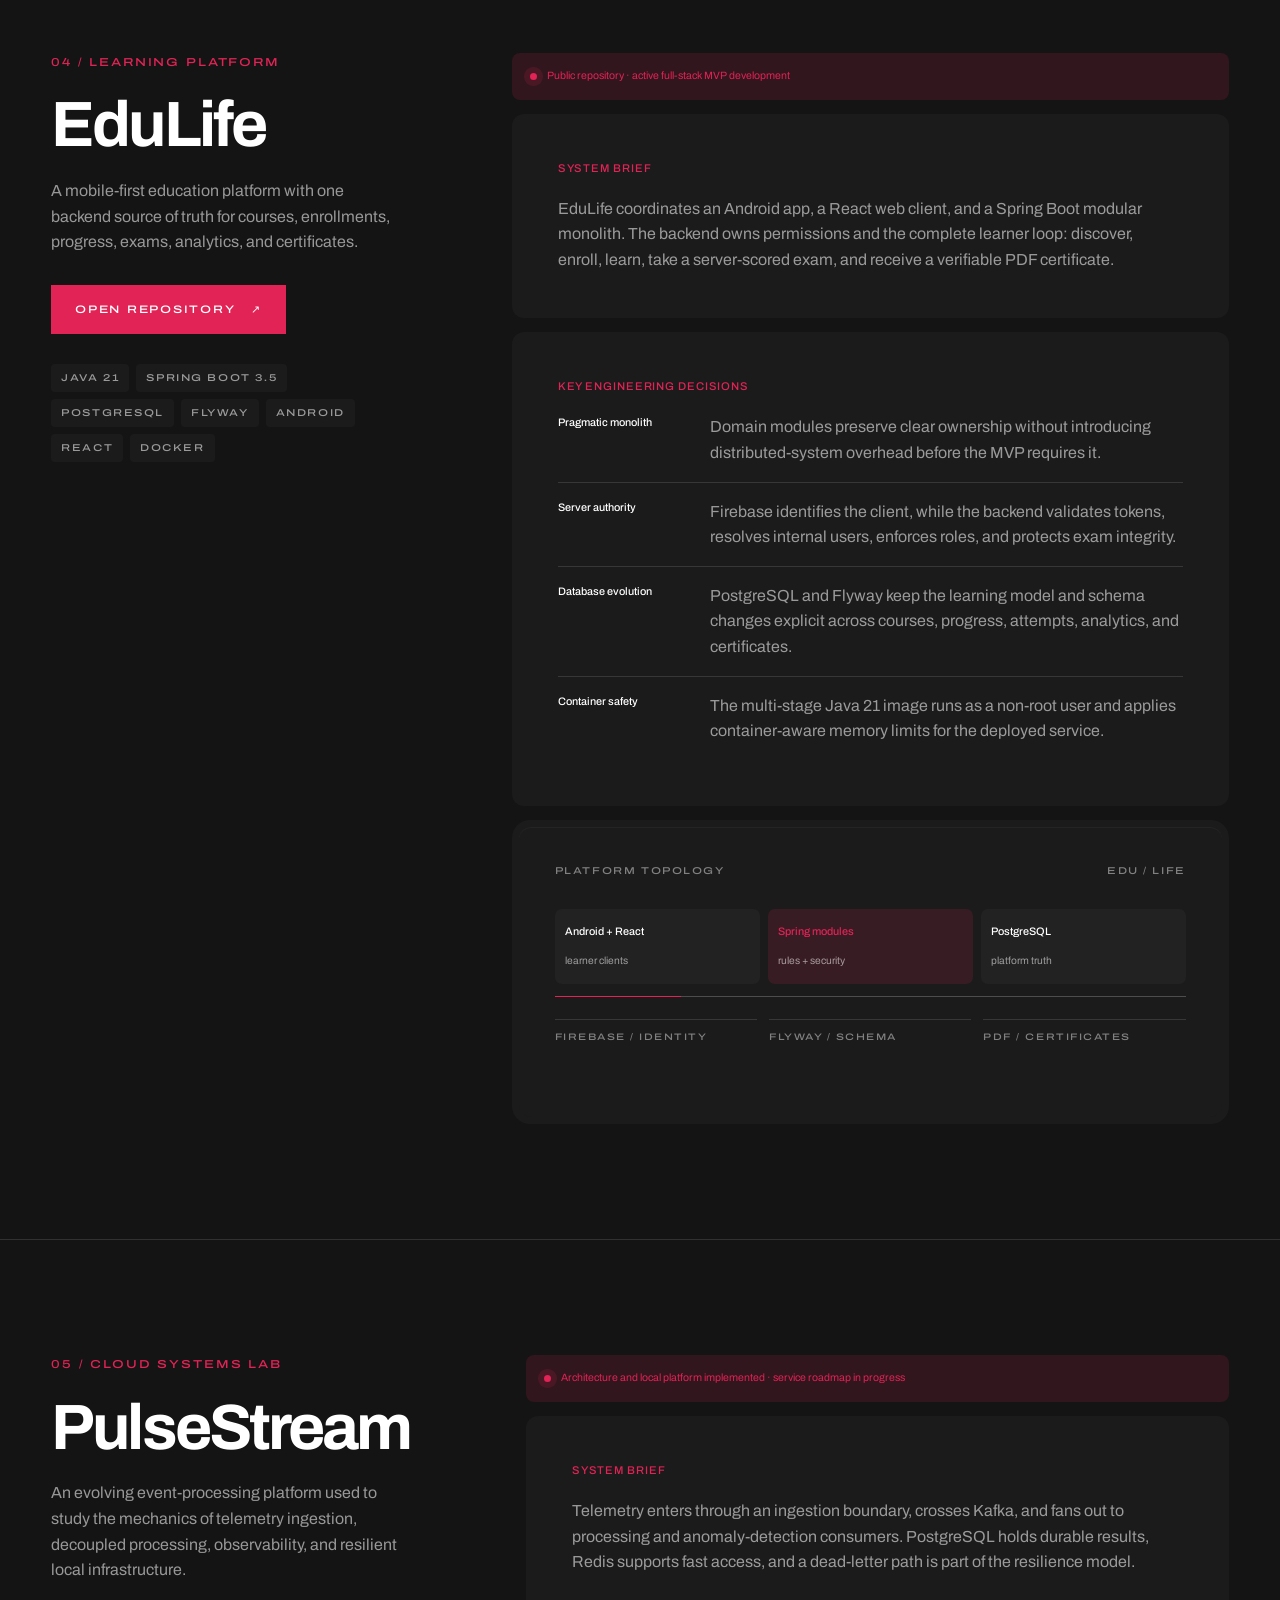
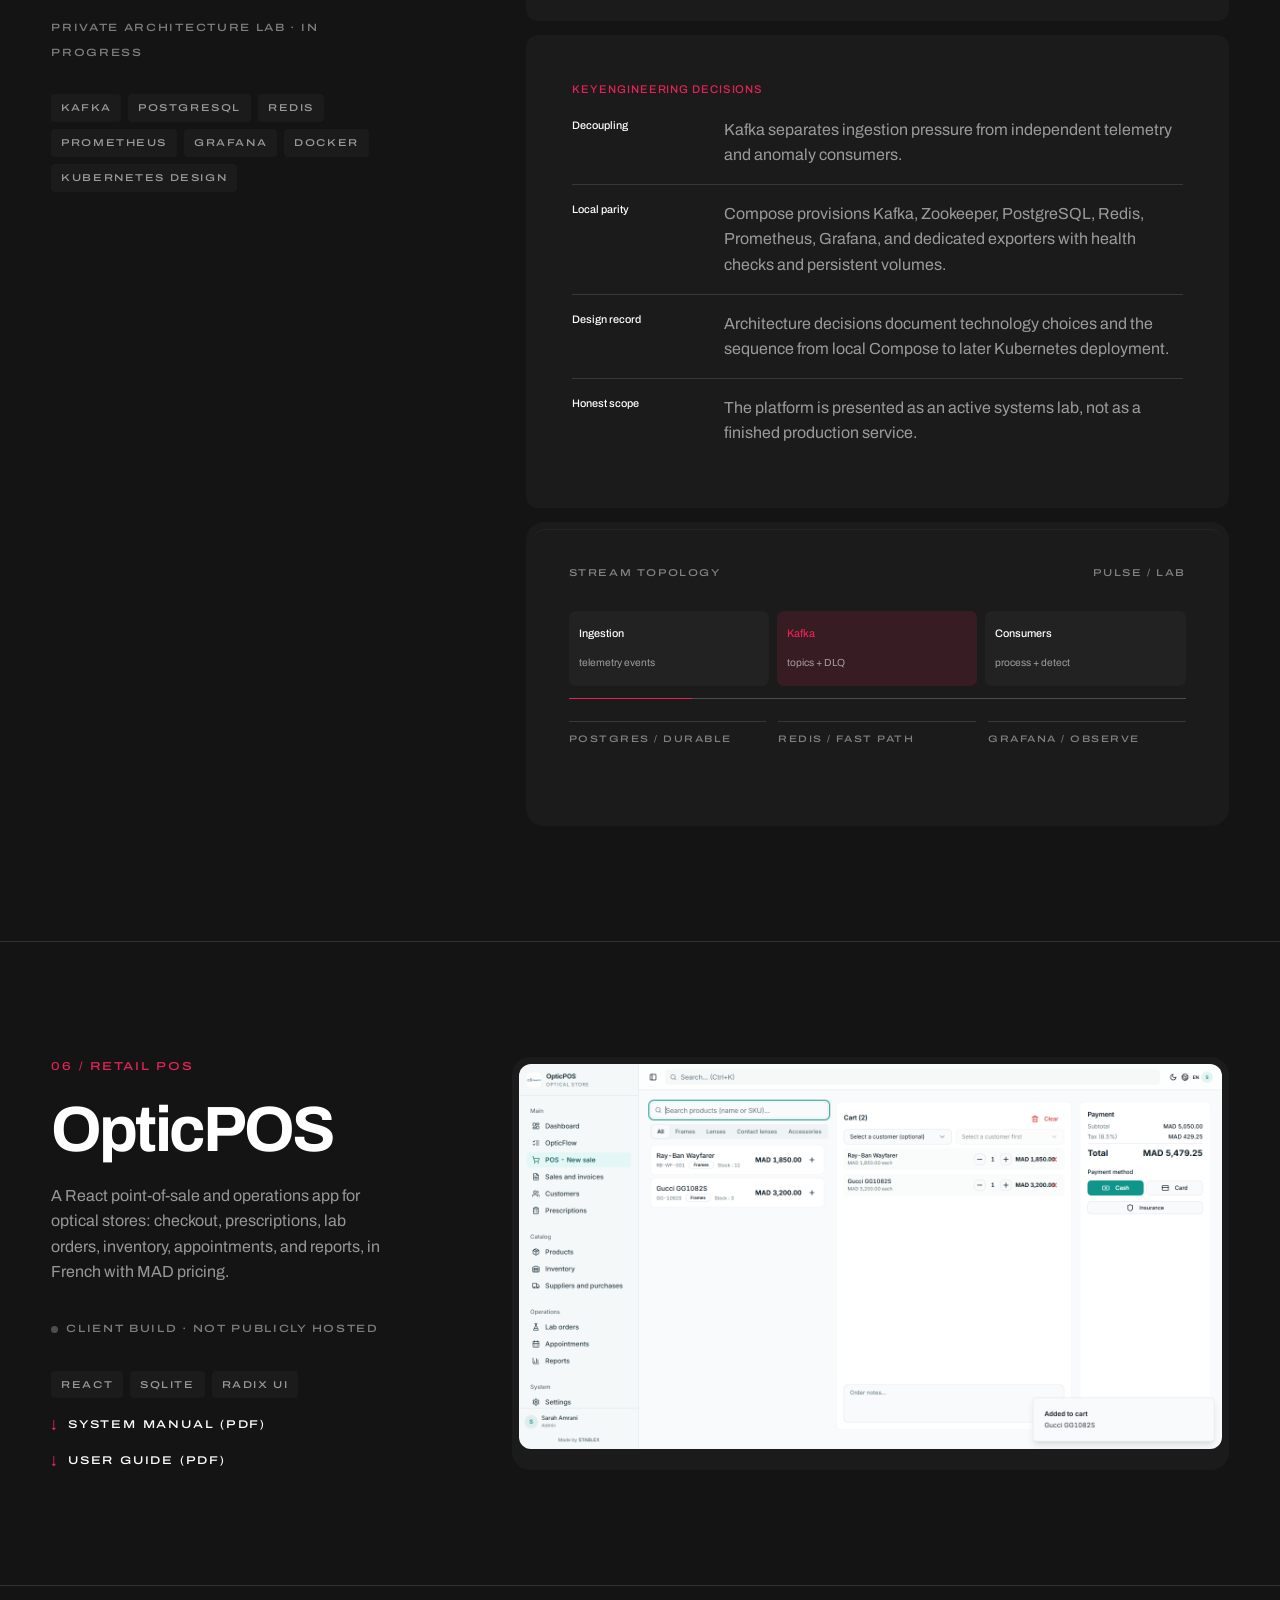
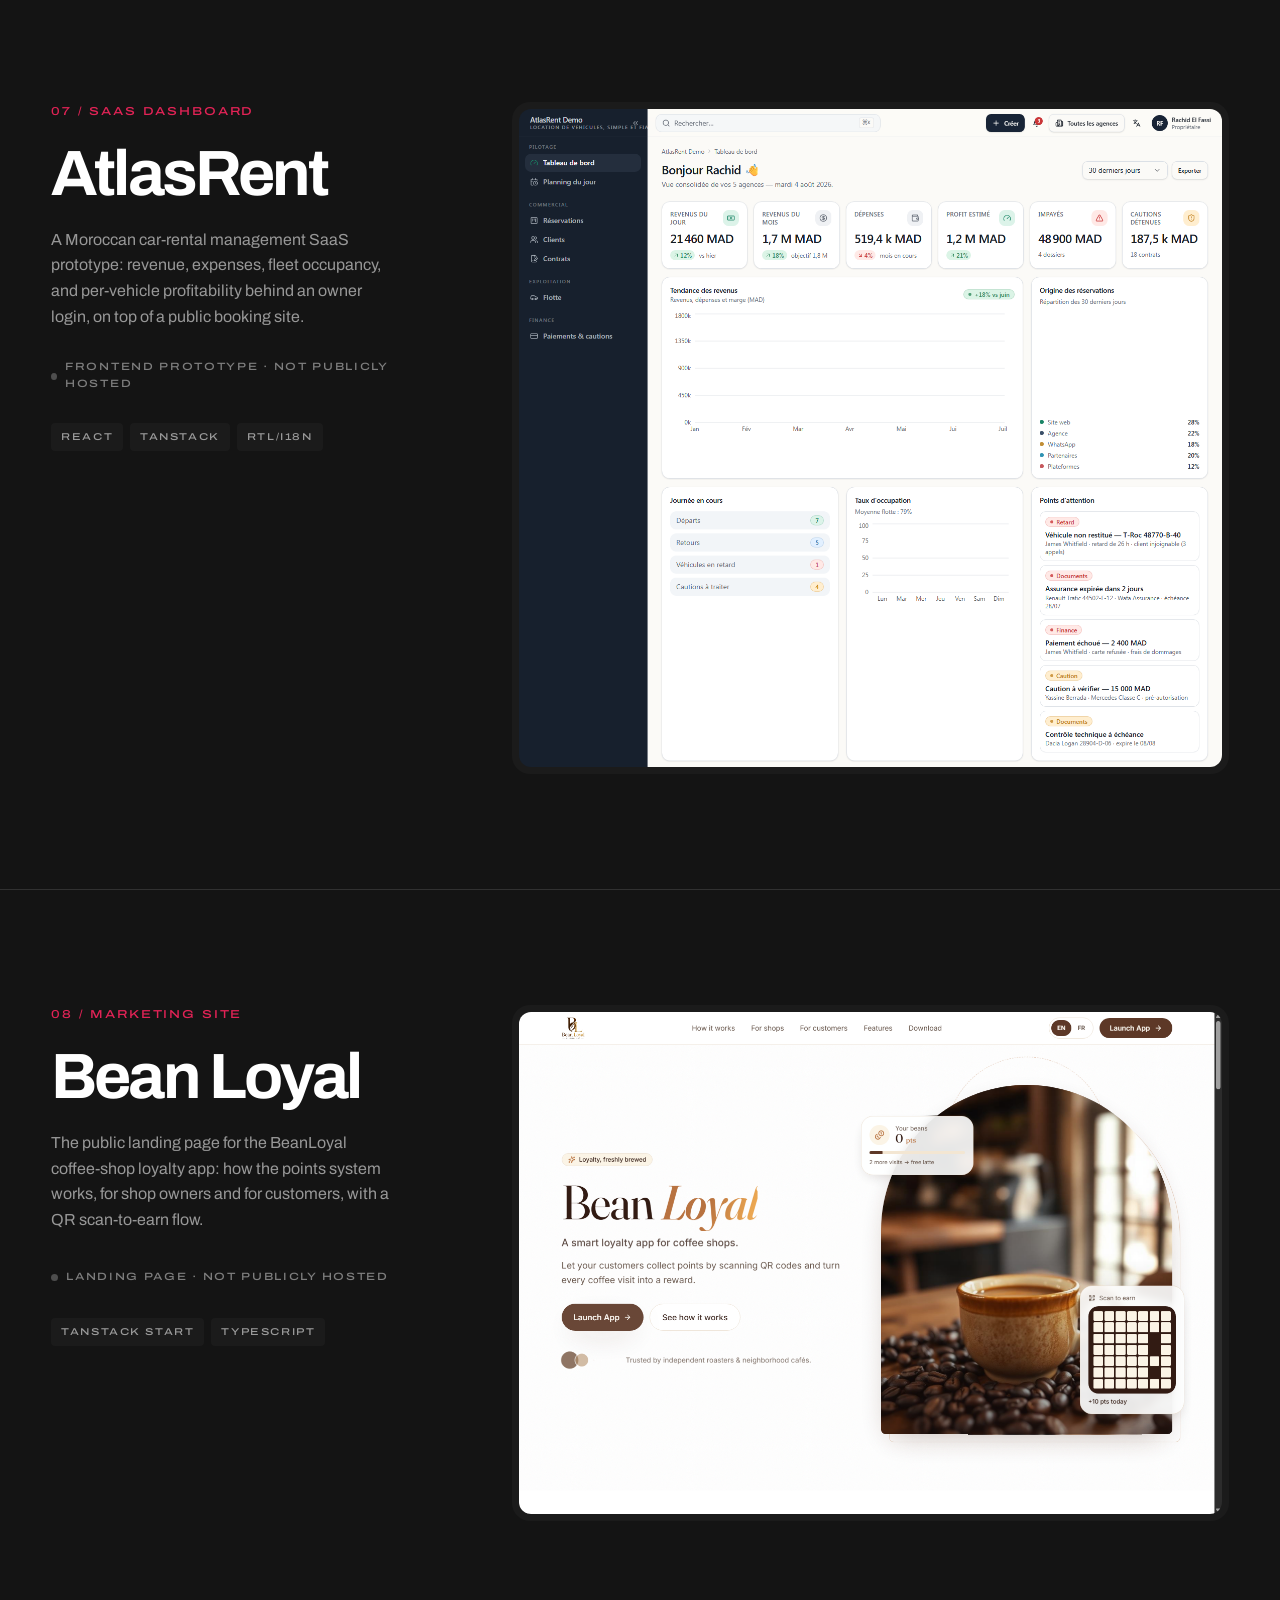
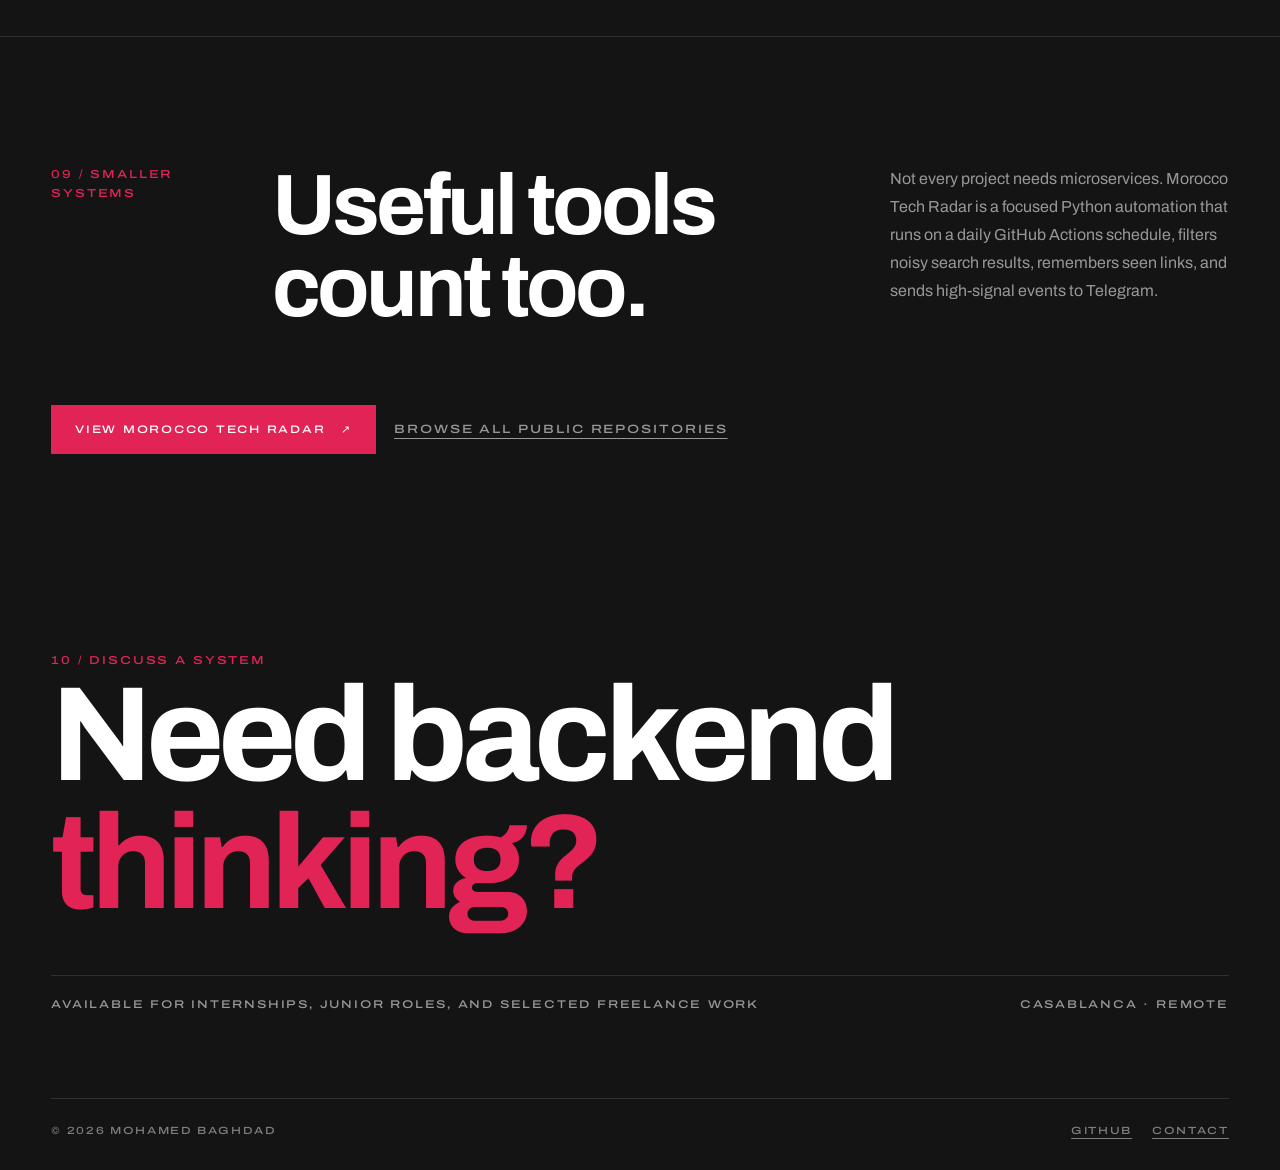
<file: work-mohamed-baghdad.html>
<!DOCTYPE html>
<html lang="en">
<head>
  <meta charset="utf-8">
  <title>Work — Mohamed Baghdad</title>
  <meta name="robots" content="noindex">
  <link rel="canonical" href="https://mohamedbaghdad.online/projects-mohamed-baghdad.html">
  <meta http-equiv="refresh" content="0; url=projects-mohamed-baghdad.html">
  <script>location.replace('projects-mohamed-baghdad.html' + location.hash);</script>
</head>
<body>
  <p>Work has moved to <a href="projects-mohamed-baghdad.html">projects-mohamed-baghdad.html</a>.</p>
</body>
</html>
</file>
<file: assets/styles.css>
/* =========================================================================
   Mohamed Baghdad — portfolio stylesheet
   1. Tokens & themes      5. Home sections
   2. Base & utilities     6. Internal pages
   3. Chrome (nav, footer) 7. Motion
   4. Hero                 8. Responsive
   ========================================================================= */

/* 1. Tokens & themes ---------------------------------------------------- */

/* Dark is the default look; light is an explicit opt-in via the toggle. */
:root {
  color-scheme: dark;

  /* Surfaces */
  --bg: #141414;
  --bg-soft: #1b1b1b;
  --panel: #1b1b1b;
  --panel-high: #232323;
  --shell: rgba(255, 255, 255, 0.03);
  --glow: rgba(226, 35, 86, 0.06);

  /* Text */
  --ink: #ffffff;
  --muted: rgba(255, 255, 255, 0.56);
  --dim: rgba(255, 255, 255, 0.45);

  /* Accent */
  --signal: #e22356;
  --signal-ink: #ffffff;
  --signal-soft: rgba(226, 35, 86, 0.14);

  /* Lines */
  --line: rgba(255, 255, 255, 0.12);
  --line-strong: rgba(255, 255, 255, 0.22);

  /* Navigation chrome */
  --nav-shell: transparent;
  --nav-bg: transparent;
  --nav-bg-solid: rgba(20, 20, 20, 0.86);
  --nav-border: transparent;
  --nav-hover: rgba(255, 255, 255, 0.07);
  --nav-shadow: none;

  /* Editorial hero */
  --hero-bg: #141414;
  --hero-kicker: rgba(255, 255, 255, 0.72);
  --hero-copy: rgba(255, 255, 255, 0.72);
  --hero-link: #ffffff;
  --hero-link-line: #e22356;
  --hero-meta: rgba(255, 255, 255, 0.56);
  --hero-ghost: rgba(255, 255, 255, 0.3);

  /* Fixed accents that stay constant across themes */
  --terminal-signal: #e22356;
  --wedge: #141414;
  --wedge-ink: #ffffff;
  --wedge-dim: #e22356;

  /* Inverted "paper" band used by light sections on the home page */
  --paper: #fafafa;
  --paper-ink: #141414;
  --paper-muted: rgba(20, 20, 20, 0.6);
  --paper-line: rgba(20, 20, 20, 0.12);

  --noise: 0.035;

  --sans: 'Archivo', 'Helvetica Neue', Helvetica, Arial, sans-serif;
  /* Labels use Archivo's wide axis instead of a monospace face. */
  --mono: var(--sans);

  --container: min(calc(100vw - 2 * clamp(16px, 4vw, 72px)), 1600px);
  --curve: cubic-bezier(0.16, 1, 0.3, 1);
  --nav-height: 96px;

  --z-noise: 10;
  --z-nav: 40;
  --z-menu: 30;
  --z-progress: 45;
}

:root[data-theme='light'] {
  color-scheme: light;

  --bg: #fafafa;
  --bg-soft: #f2f2f2;
  --panel: #f0f0f0;
  --panel-high: #e6e6e6;
  --shell: rgba(20, 20, 20, 0.03);
  --glow: rgba(226, 35, 86, 0.05);

  --ink: #141414;
  --muted: rgba(20, 20, 20, 0.6);
  --dim: rgba(20, 20, 20, 0.5);

  --signal: #d01d4d;

  --line: rgba(20, 20, 20, 0.12);
  --line-strong: rgba(20, 20, 20, 0.22);

  --nav-bg-solid: rgba(250, 250, 250, 0.88);
  --nav-hover: rgba(20, 20, 20, 0.06);

  --hero-bg: #fafafa;
  --hero-kicker: rgba(20, 20, 20, 0.7);
  --hero-copy: rgba(20, 20, 20, 0.72);
  --hero-link: #141414;
  --hero-meta: rgba(20, 20, 20, 0.6);
  --hero-ghost: rgba(20, 20, 20, 0.3);

  --paper: #141414;
  --paper-ink: #ffffff;
  --paper-muted: rgba(255, 255, 255, 0.6);
  --paper-line: rgba(255, 255, 255, 0.12);

  --noise: 0.02;
}

/* 2. Base & utilities --------------------------------------------------- */

* { box-sizing: border-box; }

html {
  scroll-behavior: smooth;
  scrollbar-color: var(--dim) var(--bg);
  -webkit-text-size-adjust: 100%;
}

body {
  margin: 0;
  background:
    radial-gradient(circle at 82% 4%, var(--glow), transparent 27rem),
    var(--bg);
  color: var(--ink);
  font-family: var(--sans);
  font-size: 16px;
  line-height: 1.6;
  -webkit-font-smoothing: antialiased;
  transition: background-color 320ms var(--curve), color 320ms var(--curve);
}

body::after {
  position: fixed;
  z-index: var(--z-noise);
  inset: 0;
  pointer-events: none;
  content: '';
  opacity: var(--noise);
  background-image: url("data:image/svg+xml,%3Csvg viewBox='0 0 180 180' xmlns='http://www.w3.org/2000/svg'%3E%3Cfilter id='n'%3E%3CfeTurbulence type='fractalNoise' baseFrequency='.86' numOctaves='4' stitchTiles='stitch'/%3E%3C/filter%3E%3Crect width='100%25' height='100%25' filter='url(%23n)' opacity='.9'/%3E%3C/svg%3E");
}

::selection { background: var(--signal); color: var(--signal-ink); }

a { color: inherit; }

img { display: block; max-width: 100%; }

button,
a {
  -webkit-tap-highlight-color: transparent;
  touch-action: manipulation;
}

button { font: inherit; }

:focus-visible {
  outline: 2px solid var(--signal);
  outline-offset: 4px;
  border-radius: 3px;
}

/* Anchor targets must clear the fixed header. */
:target,
[id],
main {
  scroll-margin-top: calc(var(--nav-height) + 24px);
}

.skip-link {
  position: fixed;
  z-index: calc(var(--z-nav) + 2);
  top: 10px;
  left: 10px;
  padding: 10px 16px;
  transform: translateY(-150%);
  background: var(--signal);
  color: var(--signal-ink);
  font-family: var(--mono);
  font-size: 0.75rem;
  text-decoration: none;
  transition: transform 260ms var(--curve);
}

.skip-link:focus { transform: translateY(0); }

.container { width: var(--container); margin-inline: auto; }

.visually-hidden {
  position: absolute;
  width: 1px;
  height: 1px;
  margin: -1px;
  padding: 0;
  overflow: hidden;
  clip-path: inset(50%);
  white-space: nowrap;
}

/* 3. Chrome ------------------------------------------------------------- */

.scroll-progress {
  position: fixed;
  z-index: var(--z-progress);
  top: 0;
  left: 0;
  width: 100%;
  height: 2px;
  transform: scaleX(var(--progress, 0));
  transform-origin: 0 50%;
  background: var(--signal);
  pointer-events: none;
}

.site-header {
  position: fixed;
  z-index: var(--z-nav);
  top: max(24px, env(safe-area-inset-top));
  left: 50%;
  width: min(calc(100vw - 48px), 1200px);
  transform: translateX(-50%);
}

.nav-shell {
  padding: 5px;
  border: 1px solid var(--nav-border);
  border-radius: 14px;
  background: var(--nav-shell);
  box-shadow: var(--nav-shadow);
  transition: box-shadow 400ms var(--curve);
}

.nav-core {
  min-height: 58px;
  padding: 0 8px 0 18px;
  display: flex;
  align-items: center;
  justify-content: space-between;
  gap: 16px;
  border-radius: 9px;
  background: var(--nav-bg);
  box-shadow: inset 0 1px rgba(255, 255, 255, 0.85);
  backdrop-filter: blur(18px) saturate(1.4);
  -webkit-backdrop-filter: blur(18px) saturate(1.4);
  transition: background-color 400ms var(--curve);
}

:root:not([data-theme='light']) .nav-core,
.site-header.is-scrolled .nav-core { box-shadow: inset 0 1px rgba(255, 255, 255, 0.06); }

/* Once the page scrolls, the bar goes opaque so body copy cannot read through. */
.site-header.is-scrolled .nav-core { background: var(--nav-bg-solid); }
.site-header.is-scrolled .nav-shell { box-shadow: 0 18px 44px rgba(20, 30, 24, 0.16); }

.brand {
  display: inline-flex;
  align-items: center;
  gap: 12px;
  min-width: 0;
  text-decoration: none;
}

.brand-mark {
  flex: none;
  width: 29px;
  height: 29px;
  display: grid;
  place-items: center;
  background: var(--signal);
  color: var(--signal-ink);
  font-family: var(--mono);
  font-size: 0.7rem;
  font-weight: 500;
  clip-path: polygon(0 0, 80% 0, 100% 20%, 100% 100%, 20% 100%, 0 80%);
}

.brand-name {
  font-size: 0.84rem;
  font-weight: 620;
  letter-spacing: -0.01em;
  white-space: nowrap;
}

.nav-right {
  display: flex;
  align-items: center;
  gap: 10px;
  min-width: 0;
}

.nav-links {
  margin: 0;
  padding: 0;
  display: flex;
  align-items: center;
  gap: 4px;
  list-style: none;
}

.nav-links a {
  padding: 10px 13px;
  display: block;
  position: relative;
  border-radius: 7px;
  color: var(--muted);
  font-family: var(--mono);
  font-size: 0.72rem;
  text-decoration: none;
  white-space: nowrap;
  transition: color 320ms var(--curve), background-color 320ms var(--curve), transform 320ms var(--curve);
}

.nav-links a:hover { background: var(--nav-hover); color: var(--ink); }

.nav-links a[aria-current='page'] { background: var(--nav-hover); color: var(--ink); }

.nav-links a[aria-current='page']:not(.nav-cta)::after {
  position: absolute;
  bottom: 5px;
  left: 50%;
  width: 12px;
  height: 2px;
  transform: translateX(-50%);
  border-radius: 2px;
  background: var(--signal);
  content: '';
}

.nav-links a:active { transform: scale(0.97); }

.nav-cta {
  margin-left: 8px;
  padding: 9px 10px 9px 16px !important;
  display: inline-flex !important;
  align-items: center;
  gap: 12px;
  background: var(--signal) !important;
  color: var(--signal-ink) !important;
  transition: color 320ms var(--curve), box-shadow 320ms var(--curve), transform 320ms var(--curve);
}

.nav-cta:hover { box-shadow: 0 10px 26px rgba(226, 35, 86, 0.28); }
.nav-cta .arrow-box { background: rgba(10, 13, 12, 0.14); }
:root:not([data-theme='light']) .nav-cta .arrow-box { background: rgba(6, 18, 11, 0.22); }

.arrow-box {
  flex: none;
  width: 26px;
  height: 26px;
  display: grid;
  place-items: center;
  border-radius: 50%;
  background: var(--nav-hover);
  font-family: var(--mono);
  transition: transform 500ms var(--curve);
}

a:hover .arrow-box { transform: translate(2px, -2px) scale(1.06); }

/* Theme toggle */
.theme-toggle {
  flex: none;
  width: 38px;
  height: 38px;
  display: grid;
  place-items: center;
  border: 0;
  border-radius: 9px;
  background: var(--nav-hover);
  color: var(--ink);
  cursor: pointer;
  transition: background-color 320ms var(--curve), transform 320ms var(--curve);
}

.theme-toggle:hover { background: var(--line); }
.theme-toggle:active { transform: scale(0.94); }
.theme-toggle svg { width: 16px; height: 16px; display: block; }
.theme-toggle .icon-dark { display: none; }

:root:not([data-theme='light']) .theme-toggle .icon-dark { display: block; }
:root:not([data-theme='light']) .theme-toggle .icon-light { display: none; }



.menu-button {
  width: 44px;
  height: 44px;
  display: none;
  position: relative;
  border: 0;
  border-radius: 8px;
  background: var(--nav-hover);
  color: var(--ink);
  cursor: pointer;
}

.menu-button span {
  position: absolute;
  left: 12px;
  width: 20px;
  height: 1px;
  background: currentColor;
  transition: transform 450ms var(--curve), opacity 260ms var(--curve);
}

.menu-button span:first-child { transform: translateY(-4px); }
.menu-button span:last-child { transform: translateY(4px); }
.menu-button[aria-expanded='true'] span:first-child { transform: rotate(45deg); }
.menu-button[aria-expanded='true'] span:last-child { transform: rotate(-45deg); }

.nav-tools { display: flex; align-items: center; gap: 8px; }

.mobile-menu {
  position: fixed;
  z-index: var(--z-menu);
  inset: 0;
  padding: calc(110px + env(safe-area-inset-top)) 5vw calc(40px + env(safe-area-inset-bottom));
  display: grid;
  align-content: center;
  overflow-y: auto;
  overscroll-behavior: contain;
  background: var(--bg);
  background: color-mix(in srgb, var(--bg) 97%, transparent);
  backdrop-filter: blur(22px);
  -webkit-backdrop-filter: blur(22px);
  opacity: 0;
  visibility: hidden;
  transform: scale(1.02);
  transition: opacity 480ms var(--curve), transform 480ms var(--curve), visibility 480ms;
}

.mobile-menu.open { opacity: 1; visibility: visible; transform: scale(1); }

.mobile-menu a {
  padding: 14px 0;
  border-bottom: 1px solid var(--line);
  font-size: clamp(2rem, 8.5vw, 4.2rem);
  font-weight: 580;
  line-height: 1;
  letter-spacing: -0.055em;
  text-decoration: none;
  opacity: 0;
  transform: translateY(32px);
  transition: opacity 520ms var(--curve), transform 520ms var(--curve), color 260ms var(--curve);
}

.mobile-menu.open a { opacity: 1; transform: translateY(0); }
.mobile-menu.open a:nth-child(2) { transition-delay: 60ms; }
.mobile-menu.open a:nth-child(3) { transition-delay: 120ms; }
.mobile-menu.open a:nth-child(4) { transition-delay: 180ms; }
.mobile-menu.open a:nth-child(5) { transition-delay: 240ms; }
.mobile-menu.open a:nth-child(6) { transition-delay: 300ms; }
.mobile-menu a:hover,
.mobile-menu a[aria-current='page'] { color: var(--signal); }

.site-footer { padding: 24px 0 calc(30px + env(safe-area-inset-bottom)); }

.footer-inner {
  padding-top: 24px;
  display: flex;
  align-items: center;
  justify-content: space-between;
  gap: 30px;
  border-top: 1px solid var(--line);
  color: var(--dim);
  font-family: var(--mono);
  font-size: 0.65rem;
}

.footer-links { display: flex; gap: 20px; }
.footer-links a { text-underline-offset: 4px; transition: color 260ms var(--curve); }
.footer-links a:hover { color: var(--ink); }

/* 4. Hero --------------------------------------------------------------- */

/* `clip` (not `hidden`) keeps sticky descendants working on inner pages. */
.page-main { overflow-x: clip; }

.hero {
  min-height: 100dvh;
  padding: 142px 0 72px;
  display: grid;
  align-items: center;
}

.kicker,
.section-index,
.project-index,
.meta-label,
.eyebrow {
  font-family: var(--mono);
  font-size: 0.72rem;
  letter-spacing: 0.09em;
  text-transform: uppercase;
}

.kicker {
  margin-bottom: 28px;
  display: flex;
  align-items: center;
  gap: 12px;
  color: var(--muted);
}

.live-dot {
  flex: none;
  width: 7px;
  height: 7px;
  border-radius: 50%;
  background: var(--signal);
  box-shadow: 0 0 0 6px var(--signal-soft);
  animation: breathe 2.8s var(--curve) infinite;
}

@keyframes breathe {
  50% { transform: scale(0.72); opacity: 0.65; }
}

.hero h1,
.page-hero h1 {
  margin: 0;
  max-width: 12ch;
  font-size: clamp(4.1rem, 9.4vw, 9.4rem);
  font-weight: 610;
  font-stretch: 88%;
  line-height: 0.83;
  letter-spacing: -0.078em;
  text-wrap: balance;
}

.hero h1 .outline,
.page-hero h1 .outline {
  color: transparent;
  -webkit-text-stroke: 1px var(--line-strong);
}

.hero h1 .signal,
.page-hero h1 .signal { color: var(--signal); }

.hero-copy {
  margin: 34px 0 0;
  max-width: 58ch;
  color: var(--muted);
  font-size: clamp(1rem, 1.4vw, 1.16rem);
  line-height: 1.75;
  text-wrap: pretty;
}

.hero-actions {
  margin-top: 36px;
  display: flex;
  align-items: center;
  gap: 22px;
  flex-wrap: wrap;
}

.button-primary {
  padding: 8px 9px 8px 18px;
  display: inline-flex;
  align-items: center;
  gap: 16px;
  border: 0;
  border-radius: 999px;
  background: var(--signal);
  color: var(--signal-ink);
  font-family: var(--mono);
  font-size: 0.75rem;
  font-weight: 500;
  text-decoration: none;
  cursor: pointer;
  transition: transform 420ms var(--curve), box-shadow 420ms var(--curve);
}

.button-primary .arrow-box {
  width: 34px;
  height: 34px;
  background: rgba(10, 13, 12, 0.14);
}

:root:not([data-theme='light']) .button-primary .arrow-box { background: rgba(6, 18, 11, 0.22); }

.button-primary:hover {
  transform: translateY(-3px);
  box-shadow: 0 16px 40px rgba(226, 35, 86, 0.22);
}

.button-primary:active { transform: scale(0.98); }

.button-ghost {
  padding: 10px 18px;
  display: inline-flex;
  align-items: center;
  gap: 10px;
  border: 1px solid var(--line-strong);
  border-radius: 999px;
  background: transparent;
  color: var(--ink);
  font-family: var(--mono);
  font-size: 0.72rem;
  text-decoration: none;
  cursor: pointer;
  transition: background-color 320ms var(--curve), border-color 320ms var(--curve), transform 320ms var(--curve);
}

.button-ghost:hover { background: var(--nav-hover); border-color: var(--signal); }
.button-ghost:active { transform: scale(0.98); }
.button-ghost[data-copied='true'] { border-color: var(--signal); color: var(--signal); }

.text-link {
  position: relative;
  color: var(--muted);
  font-family: var(--mono);
  font-size: 0.75rem;
  text-underline-offset: 5px;
  transition: color 260ms var(--curve);
}

.text-link:hover { color: var(--ink); }

/* Hero: Editorial Engineering Monograph -------------------------------- */

:root {
  --font-display: 'Plus Jakarta Sans', system-ui, -apple-system, sans-serif;
}

.hero-monograph {
  position: relative;
  min-height: max(740px, 92svh);
  padding: calc(var(--nav-height) + 38px) 0 80px;
  display: flex;
  align-items: center;
  overflow: clip;
  background: var(--bg);
  border-bottom: 1px solid var(--line);
}

/* Single ambient glow — positioned behind the photo */
.hero-monograph::before {
  content: '';
  position: absolute;
  inset: 0;
  pointer-events: none;
  background: radial-gradient(ellipse 60% 70% at 78% 44%, var(--glow), transparent 65%);
  z-index: 0;
}

.hero-monograph-grid {
  display: grid;
  grid-template-columns: 1.22fr 0.78fr;
  gap: clamp(40px, 5.5vw, 84px);
  align-items: center;
  width: var(--container);
  margin: 0 auto;
  position: relative;
  z-index: 1;
}

/* Left: Monograph Content */
.hero-monograph-content {
  display: flex;
  flex-direction: column;
  align-items: flex-start;
  min-width: 0;
}

.hero-meta-strip {
  display: inline-flex;
  align-items: center;
  gap: 10px;
  margin-bottom: 28px;
  padding: 6px 12px 6px 8px;
  border: 1px solid var(--line);
  border-radius: 999px;
  font-family: var(--mono);
  font-size: 0.66rem;
  letter-spacing: 0.07em;
  text-transform: uppercase;
  color: var(--dim);
}

.hero-meta-strip .meta-divider {
  opacity: 0.3;
}

.hero-meta-strip .meta-status {
  display: inline-flex;
  align-items: center;
  gap: 7px;
  color: var(--muted);
}

.hero-monograph-title {
  margin: 0 0 26px;
  font-family: var(--font-display);
  font-size: clamp(3.2rem, 5.3vw, 5.4rem);
  font-weight: 680;
  line-height: 0.96;
  letter-spacing: -0.054em;
  color: var(--ink);
  text-wrap: balance;
}

.hero-monograph-title .signal {
  color: var(--signal);
}

.hero-monograph-lead {
  margin: 0 0 38px;
  max-width: 52ch;
  font-family: var(--font-display);
  font-size: clamp(1.02rem, 1.25vw, 1.18rem);
  font-weight: 400;
  line-height: 1.7;
  color: var(--muted);
  text-wrap: pretty;
}

/* Spec Grid */
.hero-spec-grid {
  display: grid;
  grid-template-columns: repeat(3, 1fr);
  width: 100%;
  border-top: 1px solid var(--line);
  border-bottom: 1px solid var(--line);
  padding: 22px 0 24px;
  margin-bottom: 38px;
  gap: clamp(16px, 2.5vw, 32px);
}

.spec-col {
  display: flex;
  flex-direction: column;
  gap: 5px;
}

.spec-index {
  font-family: var(--mono);
  font-size: 0.62rem;
  letter-spacing: 0.09em;
  text-transform: uppercase;
  color: var(--signal);
}

.spec-value {
  font-family: var(--font-display);
  font-size: clamp(0.92rem, 1.05vw, 1.08rem);
  font-weight: 620;
  color: var(--ink);
  letter-spacing: -0.015em;
  white-space: nowrap;
}

.spec-sub {
  font-family: var(--mono);
  font-size: 0.68rem;
  color: var(--dim);
}

/* Actions */
.hero-monograph-actions {
  display: flex;
  align-items: center;
  gap: 20px;
  flex-wrap: wrap;
}

.hero-monograph-actions .button-primary {
  min-height: 48px;
  padding: 8px 12px 8px 22px;
  border-radius: 8px;
  font-family: var(--mono);
  font-size: 0.76rem;
  font-weight: 500;
  letter-spacing: 0.02em;
}

.hero-monograph-actions .button-ghost {
  min-height: 48px;
  padding: 8px 20px;
  border-radius: 8px;
  font-family: var(--mono);
  font-size: 0.74rem;
  border: 1px solid var(--line-strong);
  background: transparent;
  color: var(--ink);
  display: inline-flex;
  align-items: center;
  text-decoration: none;
  transition: transform 300ms var(--curve), background-color 300ms var(--curve), border-color 300ms var(--curve);
}

.hero-monograph-actions .button-ghost:hover {
  border-color: var(--ink);
}

.hero-monograph-actions .text-link {
  font-family: var(--mono);
  font-size: 0.76rem;
  color: var(--muted);
  text-decoration: none;
  padding: 8px 6px;
  transition: color 260ms var(--curve), transform 260ms var(--curve);
}

.hero-monograph-actions .text-link:hover {
  color: var(--ink);
}

/* Right: Gallery-Grade Architectural Framing */
.hero-monograph-media {
  position: relative;
  width: 100%;
  max-width: 440px;
  margin-left: auto;
}


.monograph-figure {
  margin: 0;
  position: relative;
  border: 1px solid var(--line-strong);
  border-radius: 12px;
  overflow: hidden;
  background: var(--panel);
  box-shadow: 0 20px 48px -12px rgba(17, 23, 18, 0.1);
  transition: transform 500ms var(--curve), box-shadow 500ms var(--curve);
}

:root:not([data-theme='light']) .monograph-figure {
  box-shadow: 0 24px 56px -12px rgba(0, 0, 0, 0.5);
}

.monograph-figure:hover {
  transform: translateY(-4px);
  box-shadow: 0 28px 60px -12px rgba(17, 23, 18, 0.15);
}

:root:not([data-theme='light']) .monograph-figure:hover {
  box-shadow: 0 32px 68px -12px rgba(0, 0, 0, 0.65);
}

.monograph-image-shell {
  position: relative;
  width: 100%;
  aspect-ratio: 4 / 4.7;
  overflow: hidden;
  background: #0b1410;
}

.monograph-image-shell img {
  width: 100%;
  height: 100%;
  object-fit: cover;
  object-position: 50% 28%;
  filter: saturate(0.93) contrast(1.04);
  transition: transform 700ms var(--curve);
}

.monograph-figure:hover .monograph-image-shell img {
  transform: scale(1.025);
}

.monograph-caption {
  padding: 16px 20px 18px;
  border-top: 1px solid var(--line);
  background: var(--panel-high);
  display: flex;
  flex-direction: column;
  gap: 6px;
}

.caption-header {
  display: flex;
  align-items: center;
  justify-content: space-between;
  font-family: var(--mono);
  font-size: 0.64rem;
  letter-spacing: 0.08em;
  text-transform: uppercase;
  color: var(--dim);
}

.caption-tag {
  color: var(--signal);
  font-weight: 500;
}

.caption-loc {
  display: inline-flex;
  align-items: center;
  gap: 7px;
  color: var(--dim);
}

.caption-desc {
  margin: 0;
  font-family: var(--mono);
  font-size: 0.72rem;
  color: var(--ink);
  line-height: 1.45;
}

/* Reveal Animations */
.hero-monograph .reveal {
  opacity: 0;
  transform: translateY(22px);
  animation: hero-fade-up 680ms var(--curve) forwards;
}

.hero-monograph-content .hero-meta-strip.reveal  { animation-delay: 40ms; }
.hero-monograph-content .hero-monograph-title.reveal { animation-delay: 120ms; }
.hero-monograph-content .hero-monograph-lead.reveal  { animation-delay: 200ms; }
.hero-monograph-content .hero-spec-grid.reveal       { animation-delay: 280ms; }
.hero-monograph-content .hero-monograph-actions.reveal { animation-delay: 360ms; }
.hero-monograph-media.reveal {
  opacity: 0;
  transform: translateY(24px);
  animation: hero-stage-enter 720ms 140ms var(--curve) forwards;
}

@keyframes hero-fade-up {
  to { opacity: 1; transform: translateY(0); }
}

@keyframes hero-stage-enter {
  to { opacity: 1; transform: translateY(0); }
}

/* 5. Home sections ------------------------------------------------------ */

/*
  No `content-visibility: auto` here: it defers the IntersectionObserver
  callbacks that drive `.reveal`, so sections can land on screen still faded.
*/
.section {
  padding: clamp(88px, 10vw, 150px) 0;
  border-top: 1px solid var(--line);
}

#systems { padding-top: clamp(42px, 5.5vw, 80px); }

.section-head {
  margin-bottom: clamp(44px, 6vw, 82px);
  display: grid;
  grid-template-columns: 0.32fr 1fr 0.58fr;
  gap: 34px;
  align-items: start;
}

.section-index { color: var(--signal); }

.section-title {
  margin: 0;
  max-width: 11ch;
  font-size: clamp(3.2rem, 6.7vw, 7.4rem);
  font-weight: 560;
  font-stretch: 86%;
  line-height: 0.88;
  letter-spacing: -0.068em;
  text-wrap: balance;
}

.section-intro {
  margin: 0;
  max-width: 43ch;
  color: var(--muted);
  font-size: 1rem;
  line-height: 1.75;
  text-wrap: pretty;
}

.project-list { border-top: 1px solid var(--line); }

.project-row {
  padding: clamp(48px, 5.6vw, 78px) 0;
  display: grid;
  grid-template-columns: 0.3fr 0.9fr 1.1fr;
  gap: clamp(28px, 5vw, 76px);
  align-items: start;
  border-bottom: 1px solid var(--line);
}

.project-index { color: var(--dim); }

.project-copy h3 {
  margin: 0 0 18px;
  font-size: clamp(2rem, 4.2vw, 4.5rem);
  font-weight: 560;
  font-stretch: 88%;
  line-height: 0.95;
  letter-spacing: -0.055em;
  text-wrap: balance;
}

.project-copy p {
  margin: 0 0 26px;
  max-width: 48ch;
  color: var(--muted);
  line-height: 1.75;
  text-wrap: pretty;
}

.project-links { display: flex; gap: 18px; align-items: center; flex-wrap: wrap; }

.repo-link {
  display: inline-flex;
  align-items: center;
  gap: 9px;
  color: var(--ink);
  font-family: var(--mono);
  font-size: 0.7rem;
  text-decoration: none;
  text-underline-offset: 4px;
  transition: color 260ms var(--curve);
}

.repo-link::before { content: '↗'; color: var(--signal); transition: transform 380ms var(--curve); }
.repo-link:hover { text-decoration: underline; }
.repo-link:hover::before { transform: translate(2px, -2px); }

.private-label { color: var(--dim); font-family: var(--mono); font-size: 0.66rem; }

.project-tech {
  margin: 30px 0 0;
  padding: 0;
  display: flex;
  flex-wrap: wrap;
  gap: 7px;
  list-style: none;
}

.project-tech li {
  padding: 5px 9px;
  border: 1px solid transparent;
  border-radius: 4px;
  background: var(--shell);
  color: var(--muted);
  font-family: var(--mono);
  font-size: 0.62rem;
  transition: border-color 260ms var(--curve), color 260ms var(--curve);
}

.project-row:hover .project-tech li,
.case-study:hover .project-tech li { border-color: var(--line); }

.architecture-shell {
  padding: 6px;
  border: 1px solid var(--nav-border);
  border-radius: 18px;
  background: var(--shell);
}

.architecture {
  min-height: 290px;
  padding: clamp(22px, 4vw, 36px);
  border-radius: 12px;
  background: var(--panel);
  box-shadow: inset 0 1px rgba(255, 255, 255, 0.65);
}

:root:not([data-theme='light']) .architecture { box-shadow: inset 0 1px rgba(255, 255, 255, 0.04); }

.architecture-top {
  margin-bottom: 30px;
  display: flex;
  justify-content: space-between;
  gap: 16px;
  color: var(--dim);
  font-family: var(--mono);
  font-size: 0.62rem;
  letter-spacing: 0.07em;
  text-transform: uppercase;
}

.arch-flow { display: grid; grid-template-columns: repeat(3, 1fr); gap: 8px; }

.arch-node {
  min-height: 75px;
  min-width: 0;
  padding: 14px 10px;
  display: flex;
  flex-direction: column;
  justify-content: space-between;
  gap: 8px;
  border-radius: 7px;
  background: var(--shell);
  color: var(--muted);
  font-family: var(--mono);
  font-size: 0.64rem;
  overflow-wrap: anywhere;
  transition: transform 480ms var(--curve), background-color 480ms var(--curve);
}

.arch-node strong { color: var(--ink); font-size: 0.68rem; font-weight: 500; }
.arch-node.highlight { background: var(--signal-soft); }
.arch-node.highlight strong { color: var(--signal); }
.architecture-shell:hover .arch-node:nth-child(2) { transform: translateY(-5px); }

.arch-line {
  margin: 12px 0;
  height: 1px;
  position: relative;
  overflow: hidden;
  background: var(--line-strong);
}

.arch-line::after {
  position: absolute;
  top: 0;
  left: 0;
  width: 20%;
  height: 1px;
  background: var(--signal);
  content: '';
  animation: packet 4.2s var(--curve) infinite;
}

@keyframes packet { 50%, 100% { transform: translateX(400%); } }

.arch-meta { margin-top: 22px; display: grid; grid-template-columns: repeat(3, 1fr); gap: 12px; }

.arch-meta div {
  padding-top: 10px;
  border-top: 1px solid var(--line);
  color: var(--dim);
  font-family: var(--mono);
  font-size: 0.59rem;
}

.capability-ledger { border-top: 1px solid var(--line); }

.capability-row {
  min-height: 140px;
  padding-inline: 0;
  display: grid;
  grid-template-columns: 0.48fr 1fr 1.1fr;
  gap: 35px;
  align-items: center;
  position: relative;
  border-bottom: 1px solid var(--line);
}

/* Painted with a pseudo-element so hover does not reflow the row. */
.capability-row::before {
  position: absolute;
  z-index: -1;
  inset: 0 -18px;
  border-radius: 8px;
  background: var(--shell);
  content: '';
  opacity: 0;
  transition: opacity 420ms var(--curve);
}

.capability-row:hover::before { opacity: 1; }

.capability-row h3 {
  margin: 0;
  font-size: clamp(1.5rem, 2.3vw, 2.3rem);
  font-weight: 540;
  letter-spacing: -0.035em;
  text-wrap: balance;
}

.capability-row p { margin: 0; max-width: 48ch; color: var(--muted); text-wrap: pretty; }

.tech-line {
  margin: 0;
  padding: 0;
  display: flex;
  flex-wrap: wrap;
  gap: 8px 14px;
  list-style: none;
  color: var(--dim);
  font-family: var(--mono);
  font-size: 0.68rem;
}

.tech-line li::before { content: '/ '; color: var(--signal); }

.principles-grid { display: grid; grid-template-columns: 1.25fr 0.75fr; gap: 12px; }

.principle {
  min-height: 290px;
  padding: clamp(28px, 4vw, 48px);
  position: relative;
  display: flex;
  flex-direction: column;
  justify-content: space-between;
  overflow: hidden;
  border-radius: 13px;
  background: var(--panel);
}

.principle:nth-child(3) { grid-column: 1 / -1; min-height: 230px; }

.principle::before {
  position: absolute;
  inset: 0;
  opacity: 0;
  background: radial-gradient(circle at var(--x, 50%) var(--y, 50%), var(--signal-soft), transparent 30%);
  content: '';
  transition: opacity 480ms var(--curve);
}

.principle:hover::before { opacity: 1; }

.principle-num { color: var(--signal); font-family: var(--mono); font-size: 0.66rem; }

.principle h3 {
  margin: 80px 0 12px;
  max-width: 17ch;
  font-size: clamp(2rem, 3.7vw, 3.8rem);
  font-weight: 540;
  line-height: 0.98;
  letter-spacing: -0.05em;
  text-wrap: balance;
}

.principle p { margin: 0; max-width: 56ch; color: var(--muted); text-wrap: pretty; }

.about-strip {
  display: grid;
  grid-template-columns: 0.85fr 1.15fr;
  gap: clamp(50px, 10vw, 150px);
  align-items: center;
}

.portrait-shell {
  padding: 7px;
  border: 1px solid var(--nav-border);
  border-radius: 20px;
  background: var(--shell);
  transform: rotate(-1.5deg);
}

.portrait-shell img {
  width: 100%;
  aspect-ratio: 4 / 5;
  object-fit: cover;
  object-position: center 28%;
  border-radius: 13px;
  filter: saturate(0.55) contrast(1.04);
}

:root:not([data-theme='light']) .portrait-shell img { filter: saturate(0.5) contrast(1.02) brightness(0.88); }

.about-copy .section-title { max-width: 9ch; }
.about-copy > p { margin: 32px 0; max-width: 55ch; color: var(--muted); font-size: 1.05rem; text-wrap: pretty; }

.availability {
  padding: 18px 0;
  display: flex;
  gap: 14px;
  align-items: center;
  border-top: 1px solid var(--line);
  border-bottom: 1px solid var(--line);
  color: var(--muted);
  font-family: var(--mono);
  font-size: 0.7rem;
}

.cta-section { padding: clamp(80px, 9vw, 130px) 0 60px; }

/* The closing section already carries its own bottom padding — don't stack both. */
.section:has(+ .cta-section) { padding-bottom: clamp(56px, 6vw, 90px); }

.cta-section h2 {
  margin: 0;
  max-width: 11ch;
  font-size: clamp(4.2rem, 10.5vw, 11rem);
  font-weight: 570;
  font-stretch: 84%;
  line-height: 0.82;
  letter-spacing: -0.079em;
  text-wrap: balance;
}

.cta-section h2 a {
  color: var(--signal);
  text-decoration: none;
  transition: color 420ms var(--curve);
}

.cta-section h2 a:hover { color: var(--ink); }

.cta-meta {
  margin-top: 48px;
  padding-top: 20px;
  display: flex;
  align-items: center;
  justify-content: space-between;
  gap: 24px;
  flex-wrap: wrap;
  border-top: 1px solid var(--line);
  color: var(--muted);
  font-family: var(--mono);
  font-size: 0.7rem;
}

.cta-actions { display: flex; align-items: center; gap: 14px; flex-wrap: wrap; }

/* 6. Internal pages ----------------------------------------------------- */

.page-hero {
  min-height: 78dvh;
  padding: 170px 0 90px;
  display: grid;
  align-items: end;
}

.page-hero-grid {
  display: grid;
  grid-template-columns: 1fr 0.42fr;
  gap: 50px;
  align-items: end;
}

.page-hero h1 { max-width: 10ch; font-size: clamp(4.3rem, 10vw, 10rem); }

.page-hero-aside { padding-bottom: 6px; }
.page-hero-aside p { margin: 0 0 28px; max-width: 40ch; color: var(--muted); text-wrap: pretty; }

.proof-line {
  padding: 17px 0;
  display: flex;
  justify-content: space-between;
  gap: 20px;
  border-top: 1px solid var(--line);
  color: var(--dim);
  font-family: var(--mono);
  font-size: 0.64rem;
}

.case-study {
  padding: clamp(72px, 9vw, 130px) 0;
  border-top: 1px solid var(--line);
}

.case-grid {
  display: grid;
  grid-template-columns: 0.65fr 1.35fr;
  gap: clamp(50px, 9vw, 140px);
}

.case-sidebar {
  position: sticky;
  top: calc(var(--nav-height) + 24px);
  align-self: start;
}

.case-sidebar .project-index { display: block; margin-bottom: 24px; color: var(--signal); }

.case-sidebar h2 {
  margin: 0 0 22px;
  font-size: clamp(2.5rem, 5vw, 5.2rem);
  font-weight: 550;
  font-stretch: 88%;
  line-height: 0.92;
  letter-spacing: -0.062em;
  text-wrap: balance;
}

.case-sidebar > p { margin: 0 0 30px; max-width: 40ch; color: var(--muted); text-wrap: pretty; }

.case-content { display: grid; gap: 14px; }

.case-block { padding: clamp(26px, 4vw, 46px); border-radius: 12px; background: var(--panel); }

.case-block h3 {
  margin: 0 0 18px;
  color: var(--signal);
  font-family: var(--mono);
  font-size: 0.7rem;
  font-weight: 500;
  letter-spacing: 0.08em;
  text-transform: uppercase;
}

.case-block > p { margin: 0; max-width: 65ch; color: var(--muted); text-wrap: pretty; }

.decision-list { margin: 0; padding: 0; list-style: none; }

.decision-list li {
  padding: 16px 0;
  display: grid;
  grid-template-columns: 130px 1fr;
  gap: 22px;
  border-top: 1px solid var(--line);
  color: var(--muted);
}

.decision-list li:first-child { border-top: 0; padding-top: 0; }
.decision-list strong { color: var(--ink); font-family: var(--mono); font-size: 0.68rem; font-weight: 500; }

.status-banner {
  padding: 15px 18px;
  display: flex;
  gap: 10px;
  align-items: center;
  border-radius: 8px;
  background: var(--signal-soft);
  color: var(--signal);
  font-family: var(--mono);
  font-size: 0.66rem;
}

.bio-grid {
  display: grid;
  grid-template-columns: 0.72fr 1.28fr;
  gap: clamp(60px, 10vw, 160px);
  align-items: start;
}

.bio-grid .portrait-shell { position: sticky; top: calc(var(--nav-height) + 24px); }

.bio-copy h2 {
  margin: 0 0 38px;
  font-size: clamp(3rem, 6vw, 6.4rem);
  font-weight: 550;
  font-stretch: 86%;
  line-height: 0.9;
  letter-spacing: -0.065em;
  text-wrap: balance;
}

.bio-copy > p { margin: 0 0 24px; max-width: 61ch; color: var(--muted); font-size: 1.05rem; text-wrap: pretty; }

.timeline { margin-top: 65px; border-top: 1px solid var(--line); }

.timeline-row {
  padding: 25px 0;
  display: grid;
  grid-template-columns: 120px 1fr;
  gap: 35px;
  border-bottom: 1px solid var(--line);
}

.timeline-row time { color: var(--signal); font-family: var(--mono); font-size: 0.68rem; }
.timeline-row h3 { margin: 0 0 5px; font-size: 1rem; font-weight: 560; }
.timeline-row p { margin: 0; color: var(--muted); font-size: 0.91rem; text-wrap: pretty; }

.contact-grid {
  display: grid;
  grid-template-columns: 1.25fr 0.75fr;
  gap: clamp(60px, 10vw, 150px);
  align-items: start;
}

.contact-email {
  display: inline-block;
  color: var(--signal);
  font-size: clamp(1.35rem, 3.35vw, 3rem);
  font-weight: 520;
  line-height: 1.12;
  letter-spacing: -0.055em;
  text-decoration-thickness: 1px;
  text-underline-offset: 10px;
  overflow-wrap: anywhere;
}

.contact-heading { margin: 24px 0 40px; max-width: 10ch; }
.contact-aside-intro { margin-top: 28px !important; }
.contact-availability { margin-top: 28px; }
.contact-actions { margin-top: 26px; display: flex; gap: 14px; flex-wrap: wrap; }

.contact-list { margin: 55px 0 0; padding: 0; list-style: none; border-top: 1px solid var(--line); }
.contact-list li { position: relative; border-bottom: 1px solid var(--line); }

.contact-list a {
  padding: 20px 0;
  display: flex;
  justify-content: space-between;
  gap: 18px;
  color: var(--muted);
  font-family: var(--mono);
  font-size: 0.72rem;
  text-decoration: none;
  transition: color 320ms var(--curve), transform 320ms var(--curve);
}

.contact-list a:hover { color: var(--ink); transform: translateX(10px); }
.contact-aside { padding: 30px; border-radius: 12px; background: var(--panel); }
.contact-aside p { margin: 0 0 22px; color: var(--muted); text-wrap: pretty; }

/* Work page media */
.screenshot-shell {
  padding: 6px;
  border: 1px solid var(--nav-border);
  border-radius: 18px;
  background: var(--shell);
}

.screenshot-shell img { display: block; width: 100%; height: auto; border-radius: 12px; }

.doc-links { margin-top: 18px; display: flex; gap: 18px; flex-wrap: wrap; }

.doc-link {
  display: inline-flex;
  align-items: center;
  gap: 9px;
  color: var(--ink);
  font-family: var(--mono);
  font-size: 0.7rem;
  text-decoration: none;
  text-underline-offset: 4px;
}

.doc-link::before { content: '↓'; color: var(--signal); }
.doc-link:hover { text-decoration: underline; }

.unhosted-label {
  display: inline-flex;
  align-items: center;
  gap: 8px;
  color: var(--dim);
  font-family: var(--mono);
  font-size: 0.66rem;
}

.unhosted-label .dot {
  width: 7px;
  height: 7px;
  display: inline-block;
  border-radius: 50%;
  background: var(--dim);
  opacity: 0.55;
}

/* Live region for copy-to-clipboard feedback */
.status-live {
  margin-top: 12px;
  display: block;
  min-height: 1.6em; /* reserved so the message does not shift the footer */
  color: var(--signal);
  font-family: var(--mono);
  font-size: 0.68rem;
}

/* 7. Motion ------------------------------------------------------------- */

.reveal {
  opacity: 0;
  transform: translateY(28px);
  transition: opacity 700ms var(--curve), transform 700ms var(--curve);
}

.reveal.visible { opacity: 1; transform: translateY(0); }

.site-header { animation: hero-nav-enter 500ms var(--curve) both; }

@keyframes hero-nav-enter {
  from { opacity: 0; transform: translate(-50%, -10px); }
  to { opacity: 1; transform: translate(-50%, 0); }
}

@keyframes hero-photo-enter {
  from { opacity: 1; transform: translateX(3%); clip-path: inset(0 0 0 5%); }
  to { opacity: 1; transform: translateX(0); clip-path: inset(0 0 0 0); }
}

@keyframes hero-wedge-enter {
  from { transform: translate(4%, 5%); }
  to { transform: translate(0, 0); }
}

@keyframes hero-label-enter {
  from { opacity: 0; transform: translateY(9px); }
  to { opacity: 1; transform: translateY(0); }
}

@keyframes hero-line-enter {
  from { opacity: 0; transform: translateY(20px); }
  to { opacity: 1; transform: translateY(0); }
}

/* 7b. Editorial layer --------------------------------------------------- */
/* Dark ink, one crimson accent, tight display type, wide uppercase labels. */

body { background: var(--bg); }

.accent { color: var(--signal); }
.asterisk { color: var(--signal); font-size: 1.4em; line-height: 0; vertical-align: -0.28em; margin-right: 0.5em; }

/* Labels: Archivo's wide axis stands in for a monospace face. */
.label,
.label-link,
.section-index,
.project-index,
.principle-num,
.kicker,
.eyebrow,
.proof-line,
.footer-inner,
.cta-meta,
.button-primary,
.button-ghost,
.text-link,
.repo-link,
.doc-link,
.private-label,
.unhosted-label,
.timeline-row time,
.architecture-top,
.arch-meta div,
.project-tech li,
.tech-line li {
  font-family: var(--sans);
  font-stretch: 125%;
  font-weight: 500;
  letter-spacing: 0.16em;
  text-transform: uppercase;
}

.label { margin: 0; color: var(--muted); font-size: 0.66rem; }

.label-link {
  display: inline-flex;
  align-items: center;
  gap: 12px;
  color: var(--ink);
  font-size: 0.72rem;
  text-decoration: none;
  white-space: nowrap;
  transition: color 300ms var(--curve);
}

.label-link:hover { color: var(--signal); }
.label-glyph { color: var(--signal); }

/* Display type everywhere: upright width, heavy, tightly tracked. */
.page-hero h1,
.section-title,
.cta-section h2,
.case-sidebar h2,
.bio-copy h2,
.contact-heading,
.mobile-menu a {
  font-stretch: 100%;
  font-weight: 700;
  letter-spacing: -0.045em;
  line-height: 0.95;
}

.page-hero h1 .outline { -webkit-text-stroke: 0; color: var(--muted); }

/* Buttons go square. */
.button-primary,
.button-ghost {
  padding: 16px 24px;
  border-radius: 0;
  font-size: 0.68rem;
}

.button-primary .arrow-box,
.arrow-box { width: auto; height: auto; border-radius: 0; background: none !important; }
.button-ghost { border-color: var(--line-strong); }
.button-ghost:hover { background: transparent; border-color: var(--ink); }

/* Header: full-bleed, transparent until scrolled. */
.site-header {
  top: 0;
  left: 0;
  width: 100%;
  padding: max(14px, env(safe-area-inset-top)) clamp(16px, 4vw, 72px) 14px;
  transform: none;
  animation-name: nav-fade;
  transition: background-color 400ms var(--curve), backdrop-filter 400ms var(--curve);
}

@keyframes nav-fade { from { opacity: 0; } to { opacity: 1; } }

.site-header.is-scrolled {
  background: var(--nav-bg-solid);
  backdrop-filter: blur(14px);
  -webkit-backdrop-filter: blur(14px);
}

.nav-shell,
.site-header.is-scrolled .nav-shell { padding: 0; border: 0; border-radius: 0; background: none; box-shadow: none; }

.nav-core,
.site-header.is-scrolled .nav-core,
:root:not([data-theme='light']) .nav-core {
  min-height: 48px;
  padding: 0;
  background: none;
  box-shadow: none;
  backdrop-filter: none;
  -webkit-backdrop-filter: none;
}

.brand { gap: 16px; }

.brand-mark {
  width: auto;
  height: auto;
  background: none;
  color: var(--ink);
  clip-path: none;
  font-family: var(--sans);
  font-size: 1.45rem;
  font-weight: 800;
  letter-spacing: -0.05em;
}

.brand-name {
  color: var(--muted);
  font-size: 0.7rem;
  font-stretch: 125%;
  font-weight: 500;
  letter-spacing: 0.2em;
  text-transform: uppercase;
}

.nav-links { gap: 2px; counter-reset: nav; }
.nav-links li { counter-increment: nav; }

.nav-links a {
  padding: 8px 12px;
  border-radius: 0;
  color: var(--ink);
  font-family: var(--sans);
  font-size: 0.92rem;
  font-weight: 500;
}

.nav-links a::before {
  margin-right: 6px;
  color: var(--dim);
  content: counter(nav, decimal-leading-zero);
  font-size: 0.6rem;
  vertical-align: 0.45em;
}

.nav-links a:hover,
.nav-links a[aria-current='page'] { background: none; color: var(--ink); }
.nav-links a:hover { color: var(--signal); }
.nav-links a[aria-current='page']:not(.nav-cta)::after { bottom: 2px; left: 12px; width: 14px; transform: none; }

.nav-cta {
  margin-left: 14px;
  padding: 11px 16px !important;
  border: 1px solid var(--line-strong);
  border-radius: 0 !important;
  background: none !important;
  color: var(--ink) !important;
  font-size: 0.64rem !important;
  font-stretch: 125%;
  letter-spacing: 0.16em;
  text-transform: uppercase;
}

.nav-cta::before { content: none !important; }
.nav-cta:hover { border-color: var(--signal); box-shadow: none; }

.theme-toggle,
.menu-button { border-radius: 0; background: none; border: 1px solid var(--line); }
.theme-toggle:hover { background: none; border-color: var(--ink); }

/* Home: hero */
.home-hero {
  position: relative;
  min-height: 100svh;
  padding: 140px 0 clamp(36px, 5vw, 72px);
  display: grid;
  align-items: end;
  overflow: hidden;
  isolation: isolate;
}

/* Portrait sits on the right and dissolves into the page on its left and bottom edges. */
.home-hero-bg {
  position: absolute;
  z-index: -1;
  top: 0;
  right: 0;
  width: min(56vw, 900px);
  height: 100%;
  object-fit: cover;
  object-position: 50% 30%;
  opacity: 0.6;
  filter: grayscale(0.9) contrast(1.08) brightness(0.78);
  -webkit-mask-image: linear-gradient(90deg, transparent 0%, #000 55%), linear-gradient(180deg, #000 55%, transparent 100%);
  -webkit-mask-composite: source-in;
  mask-image: linear-gradient(90deg, transparent 0%, #000 55%), linear-gradient(180deg, #000 55%, transparent 100%);
  mask-composite: intersect;
  animation: hero-bg-in 1800ms var(--curve) both;
}

:root[data-theme='light'] .home-hero-bg { opacity: 0.35; filter: grayscale(1) contrast(1.05); }

/* Full-colour copy revealed in a soft circle under the pointer (site.js sets --mx/--my). */
.home-hero-color,
:root[data-theme='light'] .home-hero-color {
  opacity: 1;
  filter: saturate(1.35) contrast(1.05) brightness(1.05);
  animation: none;
  /* --r is eased by site.js: the spotlight blooms open on enter and closes on leave. */
  -webkit-mask-image: radial-gradient(circle calc(var(--r, 0) * 1px + 1px) at var(--mx, 50%) var(--my, 50%), #000 0%, rgba(0, 0, 0, 0.85) 35%, rgba(0, 0, 0, 0.35) 70%, transparent 100%), linear-gradient(90deg, transparent 0%, #000 55%), linear-gradient(180deg, #000 55%, transparent 100%);
  -webkit-mask-composite: source-in, source-in;
  mask-image: radial-gradient(circle calc(var(--r, 0) * 1px + 1px) at var(--mx, 50%) var(--my, 50%), #000 0%, rgba(0, 0, 0, 0.85) 35%, rgba(0, 0, 0, 0.35) 70%, transparent 100%), linear-gradient(90deg, transparent 0%, #000 55%), linear-gradient(180deg, #000 55%, transparent 100%);
  mask-composite: intersect;
}

/* Dim the grey base while lit so the colour reads as light falling on the photo. */
.home-hero-bg { transition: filter 700ms var(--curve); }
:root:not([data-theme='light']) .home-hero.is-lit .home-hero-bg:not(.home-hero-color) { filter: grayscale(1) contrast(1.1) brightness(0.6); }

@keyframes hero-bg-in { from { opacity: 0; transform: scale(1.08); } }

.hero-status {
  margin-bottom: clamp(24px, 3vw, 40px);
  display: flex;
  align-items: center;
  gap: 14px;
  flex-wrap: wrap;
  color: var(--ink);
  animation: hero-fade 900ms 500ms var(--curve) both;
}

.hero-status-sep { color: var(--dim); }

.home-hero-title {
  margin: 0;
  font-size: clamp(2.9rem, 8.4vw, 9.5rem);
  font-weight: 600;
  line-height: 1;
  letter-spacing: -0.055em;
}

/* Each line rises out of its own mask; padding keeps descenders unclipped. */
.hero-line { display: block; overflow: hidden; padding-bottom: 0.1em; margin-bottom: -0.1em; }
.hero-line-inner { display: inline-block; animation: hero-line-up 1100ms var(--curve) both; }
.hero-line + .hero-line .hero-line-inner { animation-delay: 140ms; }

@keyframes hero-line-up { from { transform: translateY(105%); } }
@keyframes hero-fade { from { opacity: 0; transform: translateY(12px); } }

.hero-rotator { display: inline-block; color: var(--signal); }

.hero-word { display: inline-block; }
.hero-word.is-out { animation: word-out 380ms var(--curve) forwards; }
.hero-word.is-in { animation: word-in 520ms var(--curve) both; }

@keyframes word-out { to { opacity: 0; transform: translateY(-40%); filter: blur(4px); } }
@keyframes word-in { from { opacity: 0; transform: translateY(40%); filter: blur(4px); } }

.home-hero-foot {
  margin-top: clamp(36px, 5vw, 80px);
  padding-top: 22px;
  display: flex;
  align-items: end;
  justify-content: space-between;
  gap: 32px;
  border-top: 1px solid var(--line);
  animation: hero-fade 900ms 650ms var(--curve) both;
}

.home-hero-foot p { margin: 0; max-width: 38ch; color: var(--muted); font-size: clamp(1rem, 1.3vw, 1.2rem); line-height: 1.5; }

.hero-actions-stack { display: flex; flex-direction: column; align-items: flex-end; gap: 14px; }

/* Home: marquees */
.stack-strip {
  padding: clamp(40px, 5vw, 64px) 0;
  border-top: 1px solid var(--line);
  border-bottom: 1px solid var(--line);
}

.stack-strip .label { margin-bottom: 32px; }

.marquee {
  display: flex;
  overflow: hidden;
  -webkit-mask-image: linear-gradient(90deg, transparent, #000 6%, #000 94%, transparent);
  mask-image: linear-gradient(90deg, transparent, #000 6%, #000 94%, transparent);
}

.marquee-track {
  flex: none;
  margin: 0;
  padding: 0;
  display: flex;
  align-items: center;
  list-style: none;
  animation: marquee 38s linear infinite;
}

.marquee-track li {
  padding: 0 clamp(24px, 3vw, 48px);
  color: var(--dim);
  font-size: clamp(1.3rem, 2.2vw, 2rem);
  font-weight: 800;
  letter-spacing: -0.03em;
  white-space: nowrap;
}

@keyframes marquee { to { transform: translateX(-100%); } }

/* Home: statement + stats */
.statement { padding: clamp(100px, 13vw, 200px) 0 clamp(70px, 8vw, 120px); }

.statement-text {
  margin: 0;
  max-width: 21ch;
  font-size: clamp(1.9rem, 3.7vw, 3.6rem);
  font-weight: 500;
  line-height: 1.12;
  letter-spacing: -0.03em;
}

.statement-text .w { opacity: 0.18; transition: opacity 200ms linear; }
.statement-text .w.on { opacity: 1; }

.stats {
  margin: clamp(70px, 9vw, 140px) 0 0;
  display: grid;
  grid-template-columns: repeat(4, 1fr);
  border-top: 1px solid var(--line);
  border-bottom: 1px solid var(--line);
}

.stat {
  position: relative;
  padding: 22px 24px 22px 0;
  display: flex;
  flex-direction: column-reverse;
  justify-content: flex-end;
}

.stat + .stat { padding-left: 24px; border-left: 1px solid var(--line); }

.stat dd { margin: 0; font-size: clamp(3rem, 6vw, 6rem); font-weight: 800; line-height: 1; letter-spacing: -0.05em; }

.stat dt,
.stat-index {
  color: var(--muted);
  font-size: 0.62rem;
  font-stretch: 125%;
  font-weight: 500;
  letter-spacing: 0.16em;
  text-transform: uppercase;
}

.stat dt { margin-top: 14px; }
.stat-index { position: absolute; top: 18px; right: 16px; color: var(--dim); }

/* Home: selected work */
.work-index { padding: clamp(70px, 9vw, 140px) 0; }

.work-head {
  margin-bottom: clamp(36px, 5vw, 64px);
  display: flex;
  align-items: end;
  justify-content: space-between;
  gap: 24px;
}

.work-head h2,
.help-aside h2,
.closer h2 {
  margin: 0;
  font-size: clamp(2.6rem, 5.4vw, 5.4rem);
  font-weight: 700;
  line-height: 0.98;
  letter-spacing: -0.045em;
}

.work-head sup { margin-left: 4px; color: var(--signal); font-size: 0.26em; font-weight: 500; letter-spacing: 0; vertical-align: 2.2em; }

.work-list { margin: 0; padding: 0; list-style: none; border-top: 1px solid var(--line); }

.work-row {
  padding: clamp(18px, 2.4vw, 34px) 0;
  display: grid;
  grid-template-columns: clamp(40px, 6vw, 90px) 1fr auto 40px;
  align-items: center;
  gap: 20px;
  border-bottom: 1px solid var(--line);
  color: var(--dim);
  text-decoration: none;
  transition: color 400ms var(--curve);
}

.work-num,
.work-tags { font-size: 0.64rem; font-stretch: 125%; font-weight: 500; letter-spacing: 0.16em; text-transform: uppercase; }

.work-name {
  color: color-mix(in srgb, var(--ink) 62%, transparent);
  font-size: clamp(2rem, 5.6vw, 5.6rem);
  font-weight: 800;
  line-height: 1;
  letter-spacing: -0.045em;
  text-transform: uppercase;
  transition: color 400ms var(--curve), transform 500ms var(--curve);
}

.work-arrow { justify-self: end; color: var(--ink); font-size: 1.4rem; transition: transform 400ms var(--curve), color 400ms var(--curve); }

.work-row:hover,
.work-row:focus-visible { color: var(--muted); }
.work-row:hover .work-name,
.work-row:focus-visible .work-name { color: var(--ink); transform: translateX(10px); }
.work-row:hover .work-arrow { color: var(--signal); transform: translate(3px, -3px); }

/* Home: light "paper" band */
.paper {
  --ink: var(--paper-ink);
  --muted: var(--paper-muted);
  --dim: var(--paper-muted);
  --line: var(--paper-line);
  --line-strong: var(--paper-line);
  background: var(--paper);
  color: var(--paper-ink);
}

.help {
  padding: clamp(90px, 11vw, 170px) 0;
  display: grid;
  grid-template-columns: 0.9fr 1.1fr;
  gap: clamp(40px, 6vw, 110px);
  align-items: start;
}

.help-aside { position: sticky; top: 120px; }
.help-aside h2 { margin-bottom: 40px; }
.help-aside .label { margin: 26px 0 12px; }

.pills { margin: 0; padding: 0; display: flex; flex-wrap: wrap; gap: 8px; list-style: none; }

.pills li {
  padding: 8px 14px;
  border: 1px solid var(--line);
  border-radius: 999px;
  font-size: 0.62rem;
  font-stretch: 125%;
  font-weight: 500;
  letter-spacing: 0.14em;
  text-transform: uppercase;
}

.services { margin: 0; padding: 0; list-style: none; }

.services li {
  padding: clamp(28px, 3.4vw, 46px) 0;
  display: grid;
  grid-template-columns: 64px 1fr;
  border-top: 1px solid var(--line);
}

.services li:first-child { border-top: 2px solid var(--signal); }
.service-num { color: var(--signal); font-size: 0.64rem; font-stretch: 125%; letter-spacing: 0.16em; padding-top: 0.9em; }
.services h3 { margin: 0 0 14px; font-size: clamp(1.7rem, 2.7vw, 2.6rem); font-weight: 700; line-height: 1; letter-spacing: -0.035em; }
.services p { margin: 0; max-width: 52ch; color: var(--muted); line-height: 1.6; }

.marquee-big {
  padding: clamp(14px, 2vw, 26px) 0;
  border-top: 1px solid var(--line);
  border-bottom: 1px solid var(--line);
  -webkit-mask-image: none;
  mask-image: none;
}

.marquee-big .marquee-track { animation-duration: 30s; }

.marquee-big li {
  color: var(--ink);
  font-size: clamp(2.2rem, 5vw, 4.6rem);
  text-transform: uppercase;
}

.marquee-big li::after {
  width: 0.14em;
  height: 0.14em;
  margin-left: clamp(24px, 3vw, 48px);
  display: inline-block;
  background: var(--signal);
  content: '';
  vertical-align: middle;
}

.posture { padding: clamp(90px, 11vw, 160px) 0; }

.posture-row {
  padding: 22px 0;
  display: grid;
  grid-template-columns: 1fr 1.4fr 0.5fr;
  gap: 32px;
  border-bottom: 1px solid var(--line);
}

.posture-row strong { font-size: 1.05rem; font-weight: 600; }
.posture-row span { color: var(--muted); }
.posture-row span:last-child { justify-self: end; color: var(--signal); font-size: 0.62rem; font-stretch: 125%; letter-spacing: 0.16em; text-transform: uppercase; padding-top: 0.4em; }

.posture-headrow { padding: 14px 0; border-top: 1px solid var(--line); }
.posture-headrow span,
.posture-headrow span:last-child { color: var(--muted); font-size: 0.6rem; font-stretch: 125%; font-weight: 500; letter-spacing: 0.16em; text-transform: uppercase; }

/* Home: closer */
.closer { padding: clamp(110px, 14vw, 220px) 0 clamp(60px, 7vw, 100px); }
.closer .label { margin-bottom: clamp(30px, 4vw, 60px); }
.closer h2 { font-size: clamp(3.2rem, 9vw, 9.5rem); line-height: 0.95; }

.closer-foot {
  margin-top: clamp(40px, 5vw, 70px);
  display: flex;
  align-items: end;
  justify-content: space-between;
  gap: 32px;
  flex-wrap: wrap;
}

.closer-foot p { margin: 0; max-width: 36ch; color: var(--muted); font-size: 1.1rem; line-height: 1.55; }
.closer-actions { display: flex; align-items: center; gap: 28px; flex-wrap: wrap; }

.closer-email {
  padding: 0;
  border: 0;
  background: none;
  color: var(--ink);
  font: inherit;
  font-size: clamp(1.1rem, 1.6vw, 1.45rem);
  font-weight: 600;
  letter-spacing: -0.02em;
  cursor: copy;
  transition: color 300ms var(--curve);
}

.closer-email:hover,
.closer-email[data-copied='true'] { color: var(--signal); }

/* 8. Responsive --------------------------------------------------------- */

@media (max-width: 1150px) {
  .nav-links a { padding: 10px 10px; font-size: 0.69rem; }
  .nav-cta { padding: 9px 9px 9px 14px !important; gap: 9px; }
}

@media (max-width: 1050px) {
  .project-row { grid-template-columns: 70px 0.85fr 1.15fr; gap: 28px; }
  .section-head { grid-template-columns: 120px 1fr; }
  .section-intro { grid-column: 2; }
  .capability-row { grid-template-columns: 0.55fr 1fr; padding-block: 30px; }
  .capability-row .tech-line { grid-column: 2; }
}

@media (max-width: 1024px) {
  .hero-monograph {
    min-height: 0;
    padding: calc(var(--nav-height) + 24px) 0 64px;
  }

  .hero-monograph-grid {
    grid-template-columns: 1fr;
    gap: 48px;
  }

  .hero-monograph-media {
    order: 2;
    margin: 0 auto;
    max-width: 460px;
    width: 100%;
  }
}

@media (max-width: 760px) {
  :root { --container: calc(100vw - 32px); --nav-height: 78px; }

  .site-header { padding-inline: 16px; }
  .nav-core { min-height: 54px; }
  .nav-links { display: none; }
  .menu-button { display: block; }

  .hero { padding: 120px 0 48px; }
  .page-hero-grid,
  .about-strip,
  .bio-grid,
  .contact-grid,
  .case-grid { grid-template-columns: 1fr; }

  .hero h1,
  .page-hero h1 { font-size: clamp(3.7rem, 18vw, 6.5rem); max-width: 9ch; }

  .portrait-shell { transform: none; }

  .section { padding: 84px 0 96px; }
  .section-head { grid-template-columns: 1fr; gap: 22px; margin-bottom: 48px; }
  .section-intro { grid-column: auto; }
  .section-title { font-size: clamp(3.4rem, 16vw, 5.5rem); }

  .project-row { grid-template-columns: 1fr; gap: 25px; padding: 48px 0 56px; }
  .project-index { margin-bottom: -5px; }

  .architecture { min-height: 0; padding: 20px; }
  .arch-flow { grid-template-columns: 1fr; }
  .arch-line { display: none; }
  .arch-meta { grid-template-columns: 1fr; }

  .capability-row { grid-template-columns: 1fr; gap: 16px; padding: 30px 0; }
  .capability-row .tech-line { grid-column: auto; }
  .capability-row::before { inset: 0; }

  .principles-grid { grid-template-columns: 1fr; }
  .principle:nth-child(3) { grid-column: auto; }
  .principle { min-height: 250px; }
  .principle h3 { margin-top: 56px; }

  .portrait-shell { max-width: 530px; }

  .cta-section h2 { font-size: clamp(4rem, 18vw, 7rem); }
  .cta-meta,
  .footer-inner { flex-direction: column; align-items: flex-start; }

  .page-hero { min-height: 0; padding: 122px 0 64px; }
  .page-hero-grid { gap: 48px; }

  .case-study { padding: 64px 0 72px; }
  .case-sidebar { position: static; }
  .decision-list li { grid-template-columns: 1fr; gap: 6px; }
  .bio-grid .portrait-shell { position: static; }
  .bio-copy h2 { margin-top: 10px; }
  .timeline-row { grid-template-columns: 85px 1fr; gap: 20px; }
  .contact-aside { padding: 24px; }
  .contact-list a:hover { transform: none; }
}

@media (max-width: 640px) {
  .hero-monograph {
    padding-top: calc(var(--nav-height) + 20px);
    padding-bottom: 48px;
  }

  .hero-meta-strip {
    font-size: 0.65rem;
    gap: 8px;
    flex-wrap: wrap;
    margin-bottom: 18px;
  }

  .hero-monograph-title {
    font-size: clamp(2.3rem, 10vw, 3.1rem);
    line-height: 1.08;
    margin-bottom: 16px;
  }

  .hero-lead-summary {
    font-size: 0.95rem;
    line-height: 1.62;
    margin-bottom: 24px;
  }

  .hero-spec-grid {
    grid-template-columns: 1fr;
    margin-bottom: 28px;
  }

  /* Stack spec-col items with horizontal separator lines instead of vertical */
  .spec-col:not(:last-child)::after {
    top: auto;
    bottom: 0;
    left: 18px;
    right: 0;
    width: auto;
    height: 1px;
  }

  .hero-monograph-actions {
    flex-direction: column;
    align-items: stretch;
    gap: 10px;
    width: 100%;
  }

  .action-monograph-primary,
  .action-monograph-secondary {
    width: 100%;
    justify-content: center;
  }

  .action-monograph-text {
    justify-content: center;
    padding: 8px 0;
  }

  .monograph-figure {
    max-width: 100%;
    margin: 0 auto;
  }

  .monograph-caption {
    padding: 12px 14px;
  }

  .caption-grid {
    flex-direction: column;
    gap: 6px;
    align-items: flex-start;
  }
}

@media (prefers-reduced-motion: reduce) {
  html { scroll-behavior: auto; }

  *, *::before, *::after {
    animation-duration: 0.01ms !important;
    animation-iteration-count: 1 !important;
    transition-duration: 0.01ms !important;
  }

  .reveal { opacity: 1; transform: none; }

  .site-header,
  .hero-monograph .reveal,
  .hero-monograph-content.reveal,
  .hero-monograph-figure-col.reveal { animation: none !important; }
}

/* Editorial layer: responsive ------------------------------------------- */

@media (max-width: 1150px) {
  .brand-name { display: none; }
}

@media (max-width: 900px) {
  .help { grid-template-columns: 1fr; }
  .help-aside { position: static; }
  .stats { grid-template-columns: repeat(2, 1fr); }
  .stat:nth-child(3) { padding-left: 0; border-left: 0; }
  .stat:nth-child(n + 3) { border-top: 1px solid var(--line); }
  .posture-row { grid-template-columns: 1fr; gap: 8px; }
  .posture-row span:last-child { justify-self: start; }
  .posture-headrow { display: none; }
  .work-row { grid-template-columns: 32px 1fr 24px; gap: 12px; }
  .work-tags { display: none; }
}

@media (max-width: 760px) {
  .home-hero-foot,
  .work-head { flex-direction: column; align-items: flex-start; }
  .services li { grid-template-columns: 40px 1fr; }
  .home-hero-bg {
    width: 100%;
    opacity: 0.4;
    -webkit-mask-image: linear-gradient(180deg, #000 25%, transparent 80%);
    mask-image: linear-gradient(180deg, #000 25%, transparent 80%);
  }
  .hero-actions-stack { align-items: flex-start; }
  .home-hero-title { font-size: 10.4vw; }
  .home-hero-color { display: none; }
}

@media (prefers-reduced-motion: reduce) {
  .marquee-track { animation: none !important; }
  .marquee { flex-wrap: wrap; }
  .statement-text .w { opacity: 1; }
}
</file>
